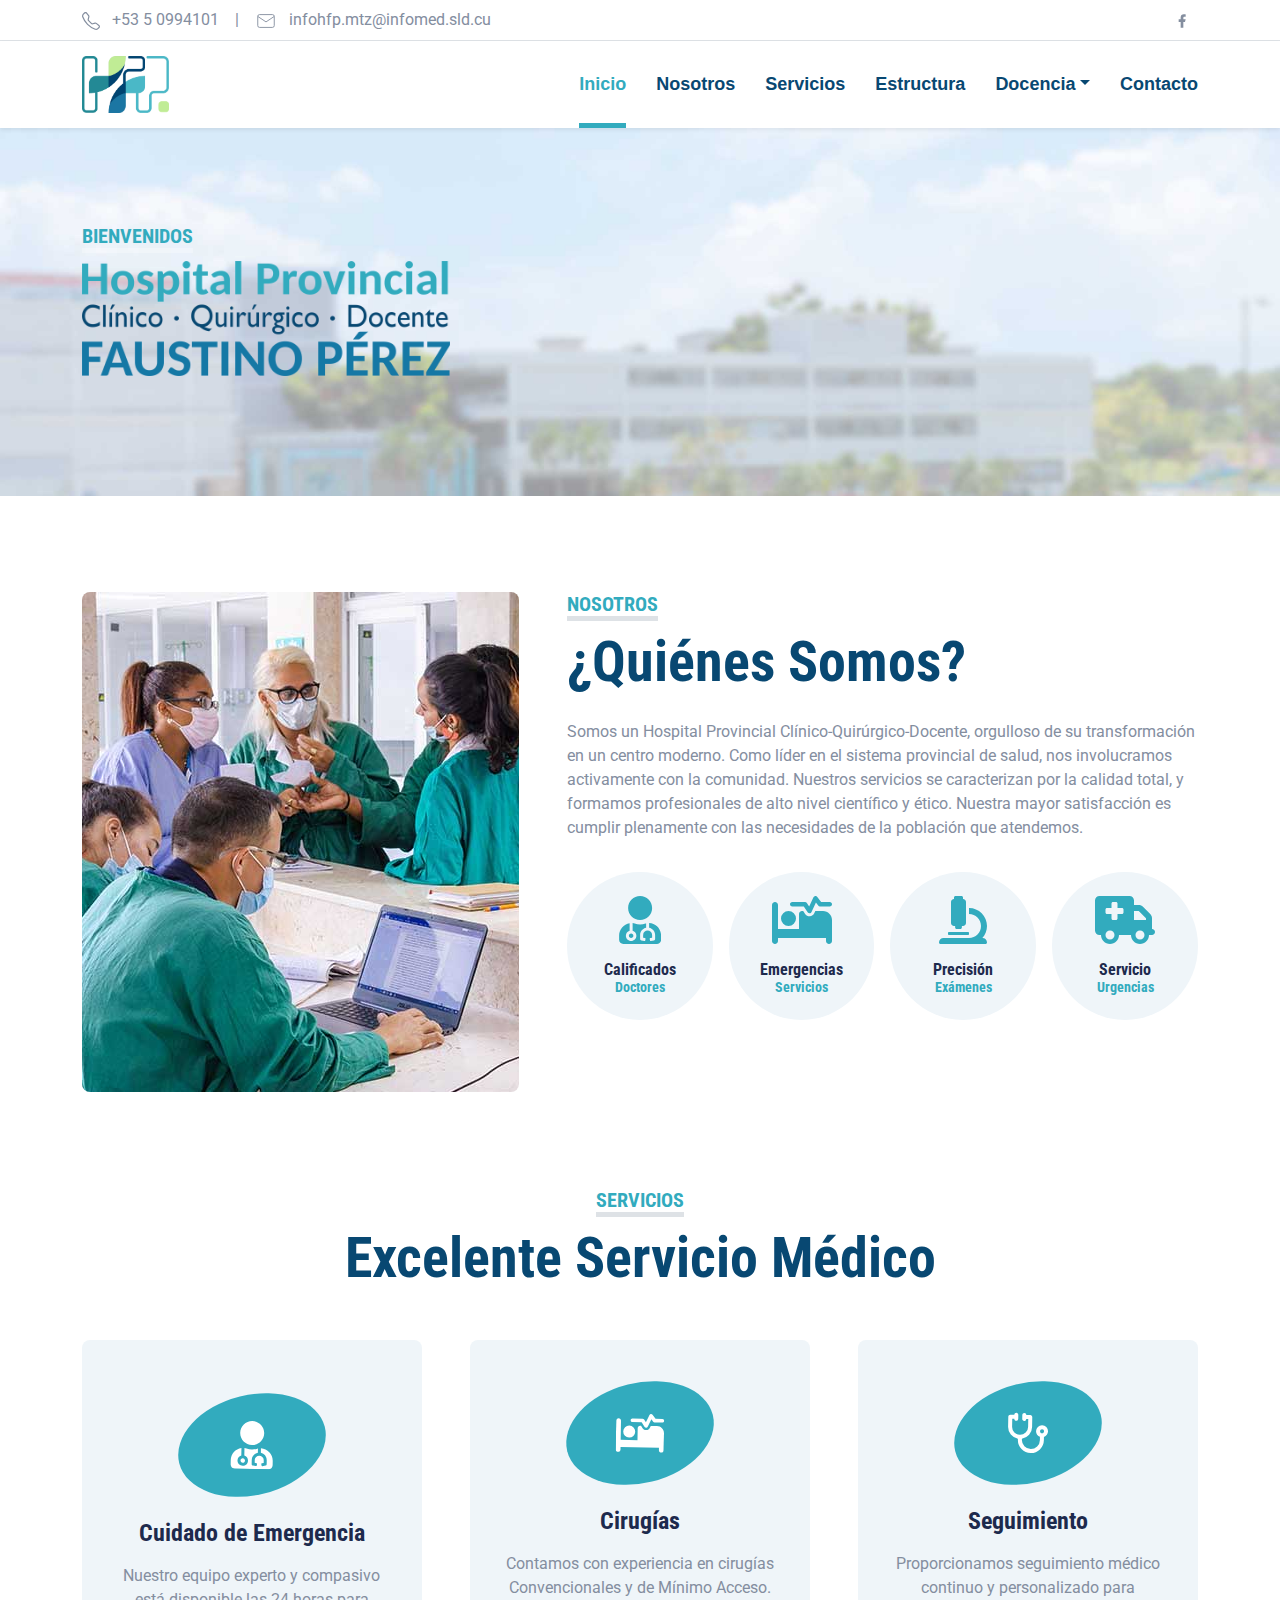
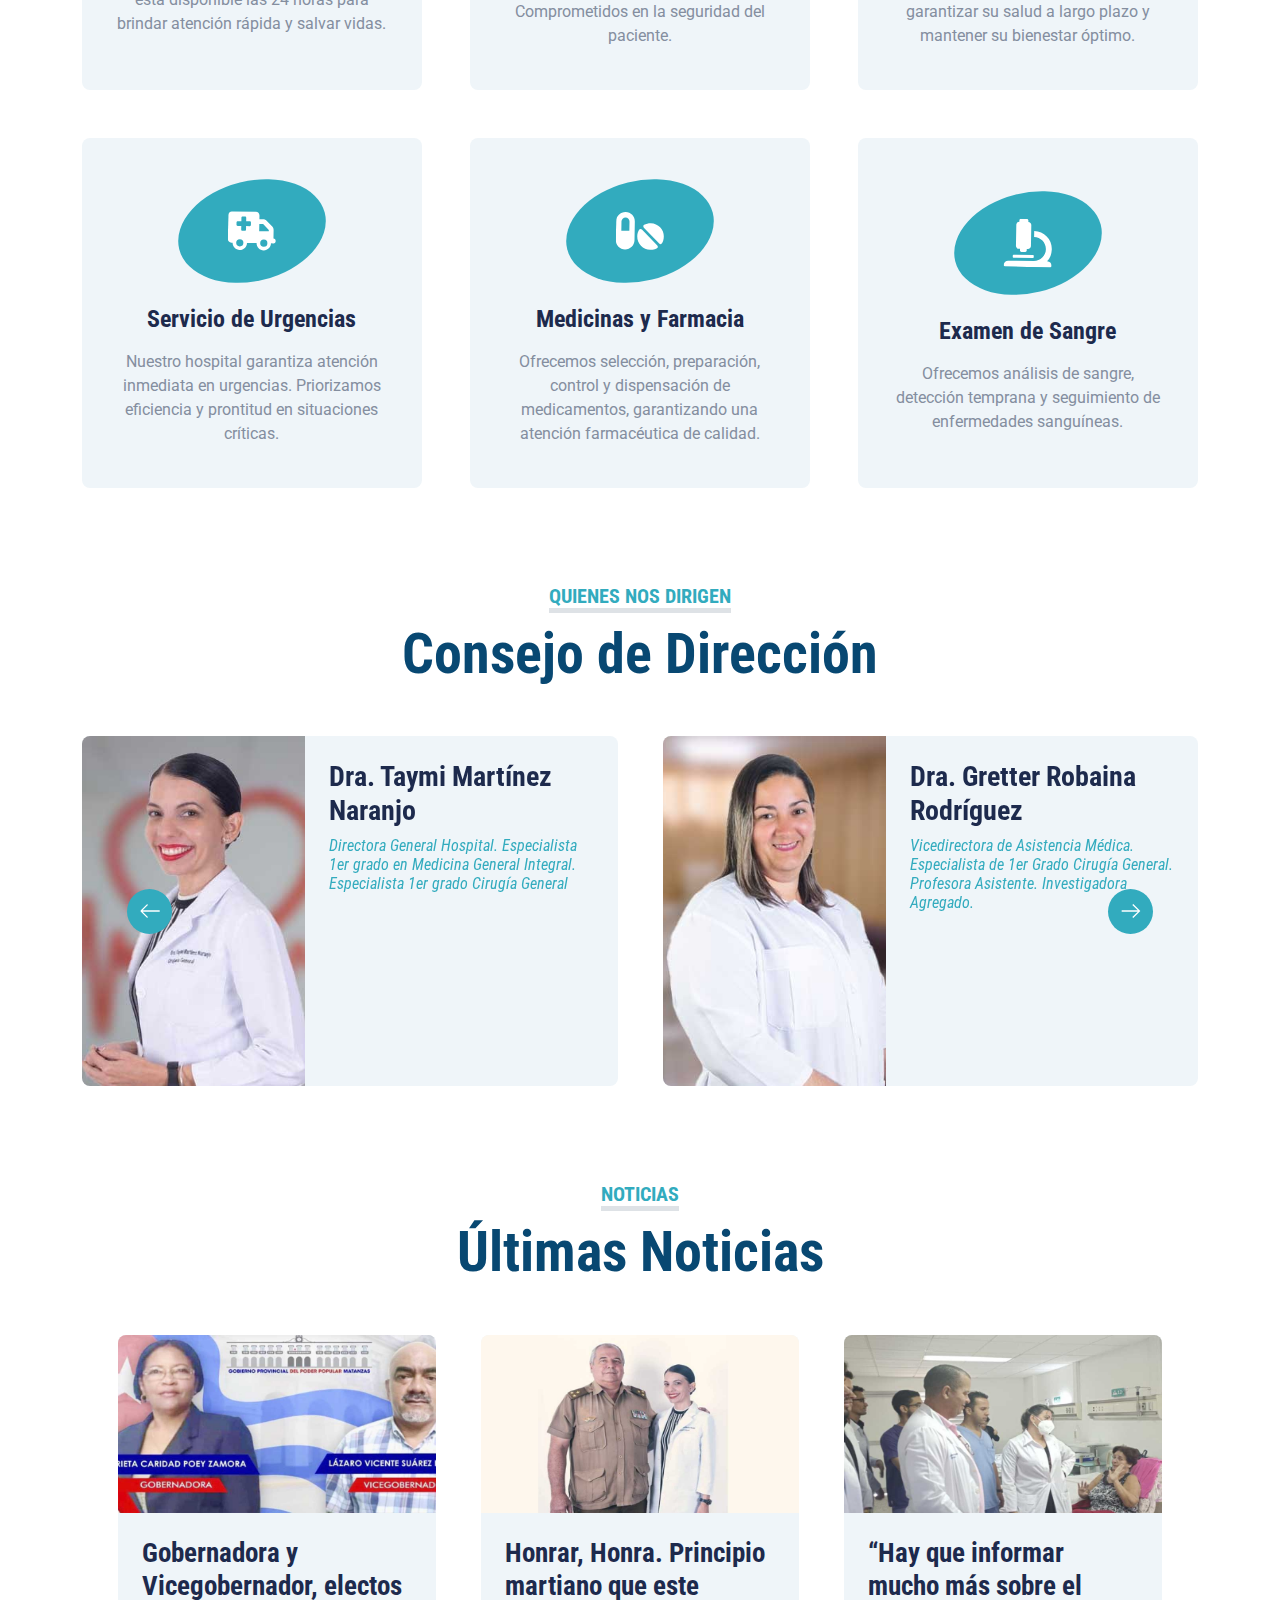
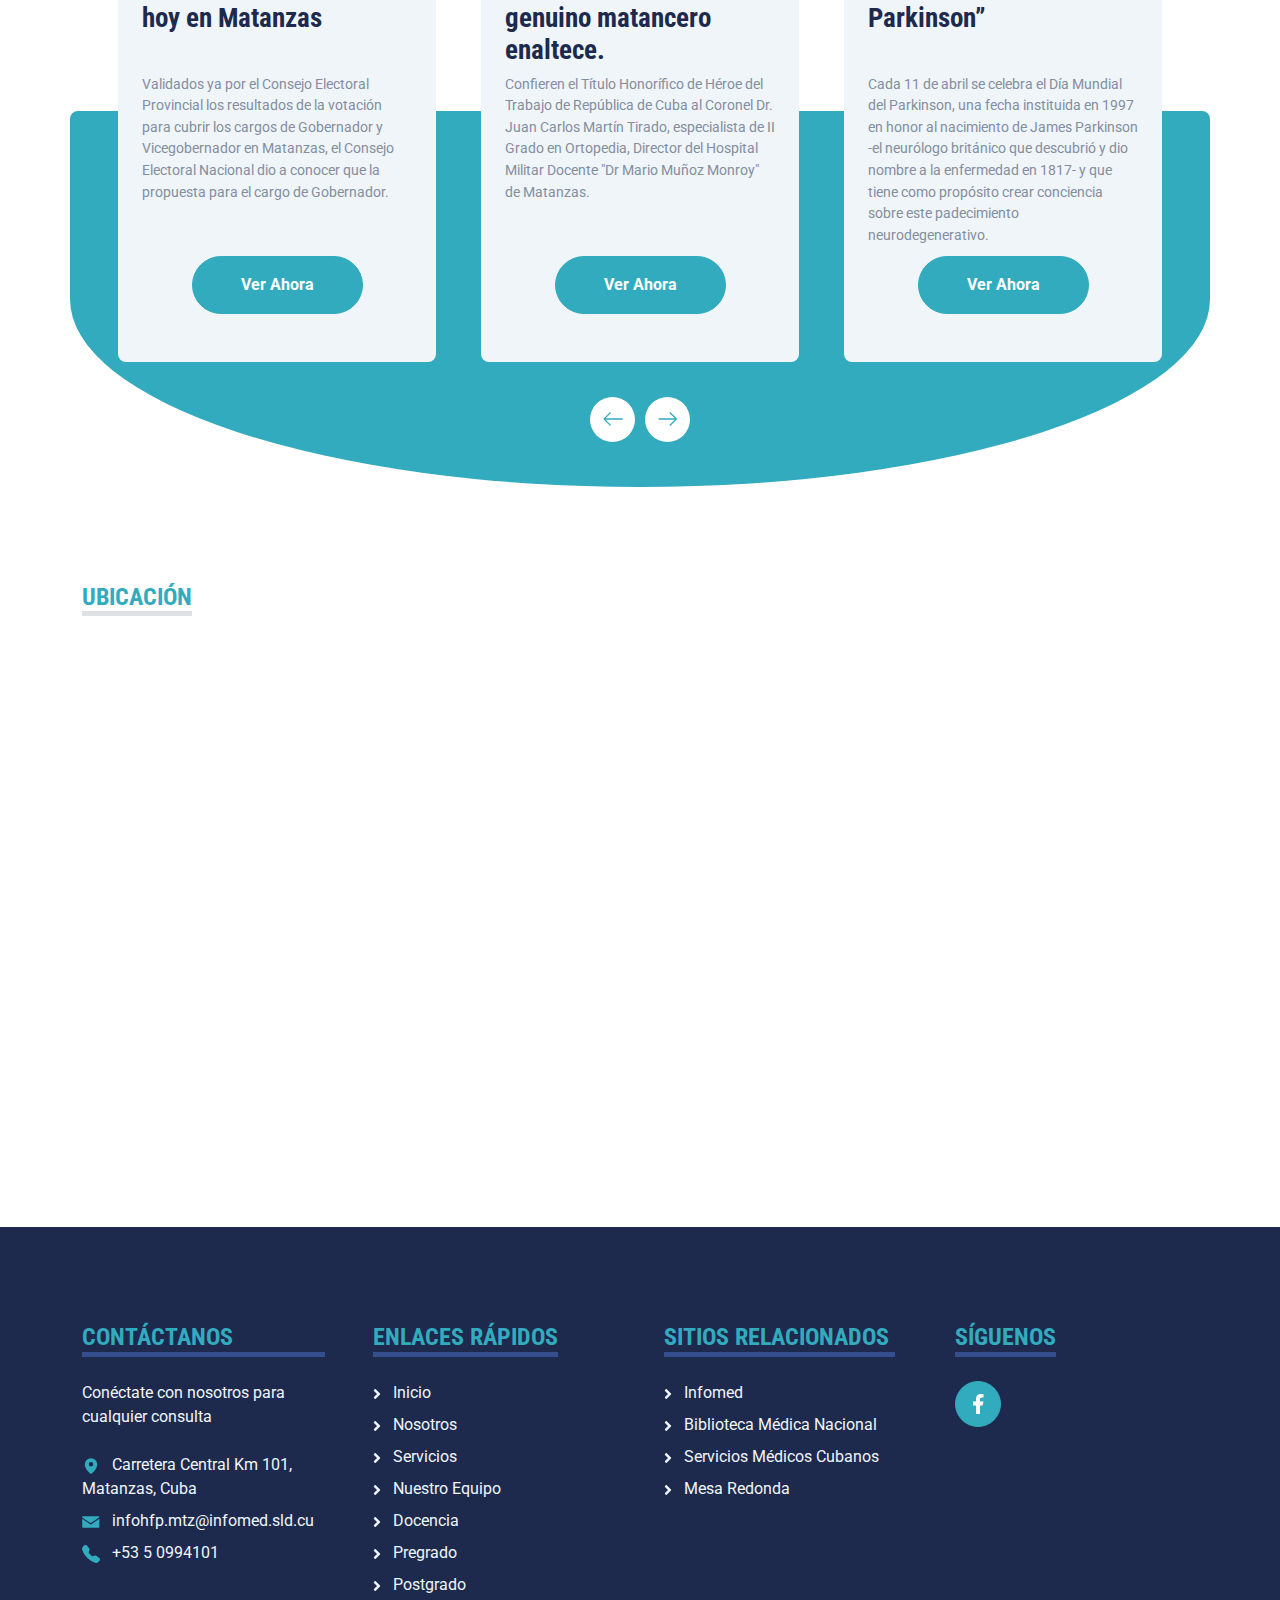
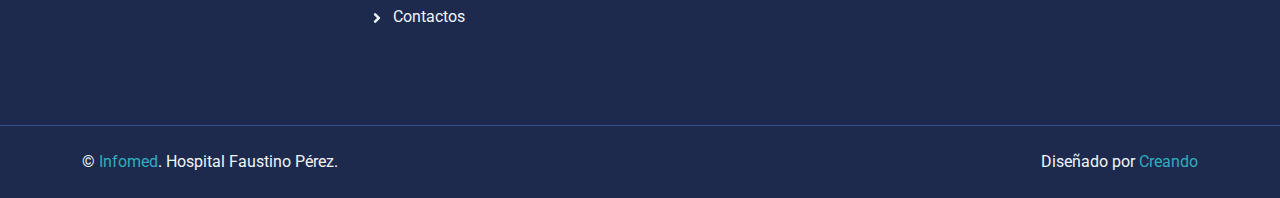
<file: index.html>
<!DOCTYPE html>
<html lang="en">

<head>
    <meta charset="utf-8">
    <title>Hospital Faustino Pérez</title>
    <meta content="width=device-width, initial-scale=1.0" name="viewport">
    <meta content="Hospital Faustino Pérez, Hospital Faustino Matanzas, Hospital Matanzas, HFP, HFP Matanzas, Hospital Faustino Cuba, Hospital Faustino" name="keywords">
    <meta content="Hospital Clínico Quirúrgico Docente Faustino Pérez" name="description">

    <!-- Favicon -->
    <link href="icon/Logo-web-icon.png" rel="icon">

    <!-- Google Web Fonts -->
    <link rel="preconnect" href="https://fonts.gstatic.com">
    <link href="https://fonts.googleapis.com/css2?family=Roboto+Condensed:wght@400;700&family=Roboto:wght@400;700&display=swap" rel="stylesheet">  

    <!-- Icon Font Stylesheet -->
    <link href="https://cdnjs.cloudflare.com/ajax/libs/font-awesome/5.15.0/css/all.min.css" rel="stylesheet">
    <link href="https://cdn.jsdelivr.net/npm/bootstrap-icons@1.4.1/font/bootstrap-icons.css" rel="stylesheet">

    <!-- Libraries Stylesheet -->
    <link href="lib/owlcarousel/assets/owl.carousel.min.css" rel="stylesheet">
    <link href="lib/tempusdominus/css/tempusdominus-bootstrap-4.min.css" rel="stylesheet" />

    <!-- Customized Bootstrap Stylesheet -->
    <link href="css/bootstrap.min.css" rel="stylesheet">

    <!-- Template Stylesheet -->
    <link href="css/style.css" rel="stylesheet">
</head>

<body>
    <!-- Topbar Start -->
    <div class="container-fluid py-2 border-bottom d-none d-lg-block">
        <div class="container">
            <div class="row">
                <div class="col-md-8 text-center text-lg-start mb-2 mb-lg-0">
                    <div class="d-inline-flex align-items-center">
                        <a class="text-decoration-none text-body pe-3 text-grow" href="tel:+5350994101">
                            <svg class="me-2" xmlns="http://www.w3.org/2000/svg" width="18px" height="18px" viewBox="0 0 16 16"><path fill="currentColor" d="M3.654 1.328a.678.678 0 0 0-1.015-.063L1.605 2.3c-.483.484-.661 1.169-.45 1.77a17.6 17.6 0 0 0 4.168 6.608a17.6 17.6 0 0 0 6.608 4.168c.601.211 1.286.033 1.77-.45l1.034-1.034a.678.678 0 0 0-.063-1.015l-2.307-1.794a.68.68 0 0 0-.58-.122l-2.19.547a1.75 1.75 0 0 1-1.657-.459L5.482 8.062a1.75 1.75 0 0 1-.46-1.657l.548-2.19a.68.68 0 0 0-.122-.58zM1.884.511a1.745 1.745 0 0 1 2.612.163L6.29 2.98c.329.423.445.974.315 1.494l-.547 2.19a.68.68 0 0 0 .178.643l2.457 2.457a.68.68 0 0 0 .644.178l2.189-.547a1.75 1.75 0 0 1 1.494.315l2.306 1.794c.829.645.905 1.87.163 2.611l-1.034 1.034c-.74.74-1.846 1.065-2.877.702a18.6 18.6 0 0 1-7.01-4.42a18.6 18.6 0 0 1-4.42-7.009c-.362-1.03-.037-2.137.703-2.877z"/></svg>
                            +53 5 0994101</a>
                        <span class="text-body">|</span>
                        <a class="text-decoration-none text-body px-3 text-grow" href="mailto:infohfp.mtz@infomed.sld.cu">
                            <svg class="me-2" xmlns="http://www.w3.org/2000/svg" width="22px" height="22px" viewBox="0 0 24 24"><g fill="none" stroke="currentColor" strokeLinecap="round" strokeLinejoin="round" strokeWidth="2"><path d="M3 7a2 2 0 0 1 2-2h14a2 2 0 0 1 2 2v10a2 2 0 0 1-2 2H5a2 2 0 0 1-2-2z"/><path d="m3 7l9 6l9-6"/></g></svg>
                            infohfp.mtz@infomed.sld.cu</a>
                    </div>
                </div>
                <div class="col-md-4 text-center text-lg-end">
                    <div class="d-inline-flex align-items-center">
                        <a class="text-body text-grow px-2" target="_blank" href="https://www.facebook.com/people/Hospital-Provincial-Cl%C3%ADnico-Quir%C3%BArgico-Docente-Faustino-P%C3%A9rez/100091764969888/">
                            <svg xmlns="http://www.w3.org/2000/svg" width="16px" height="16px" viewBox="0 0 24 24"><path fill="currentColor" d="M14 13.5h2.5l1-4H14v-2c0-1.03 0-2 2-2h1.5V2.14c-.326-.043-1.557-.14-2.857-.14C11.928 2 10 3.657 10 6.7v2.8H7v4h3V22h4z"/></svg>
                        </a>
                        <a class="text-body text-grow px-2" target="_blank" href=""  style="display: none;">
                            <svg xmlns="http://www.w3.org/2000/svg" width="14px" height="14px" viewBox="0 0 14 14"><g fill="none"><g clipPath="url(#IconifyId18ece67ef3a7c9d281)"><path fill="currentColor" d="M11.025.656h2.147L8.482 6.03L14 13.344H9.68L6.294 8.909l-3.87 4.435H.275l5.016-5.75L0 .657h4.43L7.486 4.71zm-.755 11.4h1.19L3.78 1.877H2.504z"/></g><defs><clipPath id="IconifyId18ece67ef3a7c9d281"><path fill="#fff" d="M0 0h14v14H0z"/></clipPath></defs></g></svg>
                        </a>
                        <a class="text-body text-grow px-2" target="_blank" href="" style="display: none;" >
                            <svg xmlns="http://www.w3.org/2000/svg" width="18px" height="18px" viewBox="0 0 24 24"><path fill="currentColor" d="M6.94 5a2 2 0 1 1-4-.002a2 2 0 0 1 4 .002M7 8.48H3V21h4zm6.32 0H9.34V21h3.94v-6.57c0-3.66 4.77-4 4.77 0V21H22v-7.93c0-6.17-7.06-5.94-8.72-2.91z"/></svg>
                        </a>
                        <a class="text-body text-grow px-2" target="_blank" href=""  style="display: none;">
                            <svg xmlns="http://www.w3.org/2000/svg" width="18px" height="18px" viewBox="0 0 24 24"><path fill="currentColor" d="M13.028 2c1.125.003 1.696.009 2.189.023l.194.007c.224.008.445.018.712.03c1.064.05 1.79.218 2.427.465c.66.254 1.216.598 1.772 1.153a4.908 4.908 0 0 1 1.153 1.772c.247.637.415 1.363.465 2.428c.012.266.022.487.03.712l.006.194c.015.492.021 1.063.023 2.188l.001.746v1.31a78.831 78.831 0 0 1-.023 2.188l-.006.194c-.008.225-.018.446-.03.712c-.05 1.065-.22 1.79-.466 2.428a4.883 4.883 0 0 1-1.153 1.772a4.915 4.915 0 0 1-1.772 1.153c-.637.247-1.363.415-2.427.465a72.11 72.11 0 0 1-.712.03l-.194.006c-.493.014-1.064.021-2.189.023l-.746.001h-1.309a78.43 78.43 0 0 1-2.189-.023l-.194-.006a63.036 63.036 0 0 1-.712-.031c-1.064-.05-1.79-.218-2.428-.465a4.889 4.889 0 0 1-1.771-1.153a4.904 4.904 0 0 1-1.154-1.772c-.247-.637-.415-1.363-.465-2.428a74.1 74.1 0 0 1-.03-.712l-.005-.194A79.047 79.047 0 0 1 2 13.028v-2.056a78.82 78.82 0 0 1 .022-2.188l.007-.194c.008-.225.018-.446.03-.712c.05-1.065.218-1.79.465-2.428A4.88 4.88 0 0 1 3.68 3.678a4.897 4.897 0 0 1 1.77-1.153c.638-.247 1.363-.415 2.428-.465c.266-.012.488-.022.712-.03l.194-.006a79 79 0 0 1 2.188-.023zM12 7a5 5 0 1 0 0 10a5 5 0 0 0 0-10m0 2a3 3 0 1 1 .001 6a3 3 0 0 1 0-6m5.25-3.5a1.25 1.25 0 0 0 0 2.5a1.25 1.25 0 0 0 0-2.5"/></svg>
                        </a>
                        <a class="text-body text-grow ps-2" target="_blank" href=""  style="display: none;">
                            <svg xmlns="http://www.w3.org/2000/svg" width="18px" height="18px" viewBox="0 0 24 24"><path fill="currentColor" d="m10 15l5.19-3L10 9zm11.56-7.83c.13.47.22 1.1.28 1.9c.07.8.1 1.49.1 2.09L22 12c0 2.19-.16 3.8-.44 4.83c-.25.9-.83 1.48-1.73 1.73c-.47.13-1.33.22-2.65.28c-1.3.07-2.49.1-3.59.1L12 19c-4.19 0-6.8-.16-7.83-.44c-.9-.25-1.48-.83-1.73-1.73c-.13-.47-.22-1.1-.28-1.9c-.07-.8-.1-1.49-.1-2.09L2 12c0-2.19.16-3.8.44-4.83c.25-.9.83-1.48 1.73-1.73c.47-.13 1.33-.22 2.65-.28c1.3-.07 2.49-.1 3.59-.1L12 5c4.19 0 6.8.16 7.83.44c.9.25 1.48.83 1.73 1.73"/></svg>
                        </a>
                    </div>
                </div>
            </div>
        </div>
    </div>
    <!-- Topbar End -->


    <!-- Navbar Start -->
    <div class="container-fluid sticky-top bg-white shadow-sm">
        <div class="container">
            <nav class="navbar navbar-expand-lg bg-white navbar-light py-3 py-lg-0">
                <a href="index.html" class="navbar-brand">
                    <h1 class="m-0 text-uppercase arial-1 d-flex align-items-center flex-row" style="font-size: 0.9cm !important;"><img loading="lazy" src="icon/Logo.png" class="me-2" style="width: 23mm"></h1>
                </a>
                <button class="navbar-toggler" type="button" data-bs-toggle="collapse" data-bs-target="#navbarCollapse">
                    <span class="navbar-toggler-icon"></span>
                </button>
                <div class="collapse navbar-collapse" id="navbarCollapse">
                    <div class="navbar-nav ms-auto py-0">
                        <a href="index.html" class="nav-item nav-link active">Inicio</a>
                        <a href="about.html" class="nav-item nav-link">Nosotros</a>
                        <a href="service.html" class="nav-item nav-link">Servicios</a>
                        <a href="structure.html" class="nav-item nav-link">Estructura</a>
                        <div class="nav-item dropdown">
                            <a href="#" class="nav-link dropdown-toggle" data-bs-toggle="dropdown">Docencia</a>
                            <div class="dropdown-menu m-0">
                                <a href="teaching.html" class="dropdown-item">Más información</a>
                                <a href="pregrade.html" class="dropdown-item">Pregrado</a>
                                <a href="postgrade.html" class="dropdown-item">Postgrado</a>
                            </div>
                        </div>
                        <div class="nav-item dropdown" style="display: none;">
                            <a href="#" class="nav-link dropdown-toggle" data-bs-toggle="dropdown">Páginas</a>
                            <div class="dropdown-menu m-0">
                                <a href="blog.html" class="dropdown-item">Historia</a>
                                <a href="detail.html" class="dropdown-item">Blog</a>
                                <a href="team.html" class="dropdown-item">Equipo</a>
                                <a href="testimonial.html" class="dropdown-item">Testimonios</a>
                                <a href="testimonial.html" class="dropdown-item">Docencia</a>
                                <a href="testimonial.html" class="dropdown-item">Investigación</a>
                                <a href="appointment.html" class="dropdown-item">Consultas</a>
                                <a href="search.html" class="dropdown-item">Buscar</a>
                            </div>
                        </div>
                        <a href="contact.html" class="nav-item nav-link">Contacto</a>
                    </div>
                </div>
            </nav>
        </div>
    </div>
    <!-- Navbar End -->


    <!-- Hero Start -->
    <div class="container-fluid bg-primary py-5 mb-5 hero-header">
        <div class="container py-5">
            <div class="row justify-content-start">
                <div class="col-lg-8 text-center text-lg-start">
                    <h5 class="d-inline-block text-primary text-uppercase border-bottom border-5" style="border-color: rgba(256, 256, 256, .3) !important;">Bienvenidos</h5>
                    <div class="hero-container">
                        <h1 class="display-1 mb-md-4 d-flex justify-content-center justify-content-lg-start">
                            <img loading="lazy" src="img/Logo-Genérico.png" class="w-50 d-none d-lg-flex" style="width: 12cm; height: auto; aspect-ratio: 16/5;" alt="">
                            <img loading="lazy" src="img/Logo-Genérico.png" class="w-75 d-flex d-lg-none" style="width: 12cm; height: auto; aspect-ratio: 16/5;" alt="">
                        </h1>
                    </div>
                </div>
            </div>
        </div>
    </div>
    <!-- Hero End -->


    <!-- About Start -->
    <div class="container-fluid py-5">
        <div class="container">
            <div class="row gx-5">
                <div class="col-lg-5 mb-5 mb-lg-0" style="min-height: 500px;">
                    <div class="position-relative h-100">
                        <img loading="lazy" class="position-absolute w-100 h-100 rounded" src="img/about.jpg" style="object-fit: cover; aspect-ratio: 16/9">
                    </div>
                </div>
                <div class="col-lg-7">
                    <div class="mb-4">
                        <h5 class="d-inline-block text-primary text-uppercase border-bottom border-5">Nosotros</h5>
                        <h1 class="display-4">¿Quiénes Somos?</h1>
                    </div>
                    <p>Somos un Hospital Provincial Clínico-Quirúrgico-Docente, orgulloso de su transformación en un centro moderno. Como líder en el sistema provincial de salud, nos involucramos activamente con la comunidad. Nuestros servicios se caracterizan por la calidad total, y formamos profesionales de alto nivel científico y ético. Nuestra mayor satisfacción es cumplir plenamente con las necesidades de la población que atendemos.</p>
                    <div class="row g-3 pt-3">
                        <div class="col-sm-3 col-6">
                            <div class="bg-light text-center rounded-circle py-4">
                                <svg class="fa fa-3x text-primary mb-3" xmlns="http://www.w3.org/2000/svg" width="0.88em" height="1em" viewBox="0 0 448 512"><path fill="currentColor" d="M224 256c70.7 0 128-57.3 128-128S294.7 0 224 0S96 57.3 96 128s57.3 128 128 128M104 424c0 13.3 10.7 24 24 24s24-10.7 24-24s-10.7-24-24-24s-24 10.7-24 24m216-135.4v49c36.5 7.4 64 39.8 64 78.4v41.7c0 7.6-5.4 14.2-12.9 15.7l-32.2 6.4c-4.3.9-8.5-1.9-9.4-6.3l-3.1-15.7c-.9-4.3 1.9-8.6 6.3-9.4l19.3-3.9V416c0-62.8-96-65.1-96 1.9v26.7l19.3 3.9c4.3.9 7.1 5.1 6.3 9.4l-3.1 15.7c-.9 4.3-5.1 7.1-9.4 6.3l-31.2-4.2c-7.9-1.1-13.8-7.8-13.8-15.9V416c0-38.6 27.5-70.9 64-78.4v-45.2c-2.2.7-4.4 1.1-6.6 1.9c-18 6.3-37.3 9.8-57.4 9.8s-39.4-3.5-57.4-9.8c-7.4-2.6-14.9-4.2-22.6-5.2v81.6c23.1 6.9 40 28.1 40 53.4c0 30.9-25.1 56-56 56s-56-25.1-56-56c0-25.3 16.9-46.5 40-53.4v-80.4C48.5 301 0 355.8 0 422.4v44.8C0 491.9 20.1 512 44.8 512h358.4c24.7 0 44.8-20.1 44.8-44.8v-44.8c0-72-56.8-130.3-128-133.8"/></svg>
                                <h6 class="mb-0">Calificados<small class="d-block text-primary">Doctores</small></h6>
                            </div>
                        </div>
                        <div class="col-sm-3 col-6">
                            <div class="bg-light text-center rounded-circle py-4">
                                <svg class="fa fa-3x text-primary mb-3" xmlns="http://www.w3.org/2000/svg" width="1.25em" height="1em" viewBox="0 0 640 512"><path fill="currentColor" d="M483.2 9.6L524 64h92c13.3 0 24 10.7 24 24s-10.7 24-24 24H512c-7.6 0-14.7-3.6-19.2-9.6l-24.1-32.1l-47 99.9c-3.7 7.8-11.3 13.1-19.9 13.7s-16.9-3.4-21.7-10.6L339.2 112H216c-13.3 0-24-10.7-24-24s10.7-24 24-24h136c8 0 15.5 4 20 10.7l24.4 36.6l45.9-97.5C445.9 6.2 453.2 1 461.6.1s16.6 2.7 21.6 9.5M320 160h12.7l20.7 31.1c11.2 16.8 30.6 26.3 50.7 24.8s37.9-13.7 46.5-32l11.3-23.9H544c53 0 96 43 96 96v224c0 17.7-14.3 32-32 32s-32-14.3-32-32v-32H64v32c0 17.7-14.3 32-32 32S0 497.7 0 480V96c0-17.7 14.3-32 32-32s32 14.3 32 32v256h224V192c0-17.7 14.3-32 32-32m-144 0a80 80 0 1 1 0 160a80 80 0 1 1 0-160"/></svg>
                                <h6 class="mb-0">Emergencias<small class="d-block text-primary">Servicios</small></h6>
                            </div>
                        </div>
                        <div class="col-sm-3 col-6">
                            <div class="bg-light text-center rounded-circle py-4">
                                <svg class="fa fa-3x text-primary mb-3" xmlns="http://www.w3.org/2000/svg" width="1em" height="1em" viewBox="0 0 512 512"><path fill="currentColor" d="M160 320h12v16c0 8.84 7.16 16 16 16h40c8.84 0 16-7.16 16-16v-16h12c17.67 0 32-14.33 32-32V64c0-17.67-14.33-32-32-32V16c0-8.84-7.16-16-16-16h-64c-8.84 0-16 7.16-16 16v16c-17.67 0-32 14.33-32 32v224c0 17.67 14.33 32 32 32m304 128h-1.29C493.24 413.99 512 369.2 512 320c0-105.88-86.12-192-192-192v64c70.58 0 128 57.42 128 128s-57.42 128-128 128H48c-26.51 0-48 21.49-48 48c0 8.84 7.16 16 16 16h480c8.84 0 16-7.16 16-16c0-26.51-21.49-48-48-48m-360-32h208c4.42 0 8-3.58 8-8v-16c0-4.42-3.58-8-8-8H104c-4.42 0-8 3.58-8 8v16c0 4.42 3.58 8 8 8"/></svg>
                                <h6 class="mb-0">Precisión<small class="d-block text-primary">Exámenes</small></h6>
                            </div>
                        </div>
                        <div class="col-sm-3 col-6">
                            <div class="bg-light text-center rounded-circle py-4">
                                <svg class="fa fa-3x text-primary mb-3" xmlns="http://www.w3.org/2000/svg" width="1.25em" height="1em" viewBox="0 0 640 512"><path fill="currentColor" d="M0 48C0 21.5 21.5 0 48 0h320c26.5 0 48 21.5 48 48v48h50.7c17 0 33.3 6.7 45.3 18.7l77.3 77.3c12 12 18.7 28.3 18.7 45.3V352c17.7 0 32 14.3 32 32s-14.3 32-32 32h-32c0 53-43 96-96 96s-96-43-96-96H256c0 53-43 96-96 96s-96-43-96-96H48c-26.5 0-48-21.5-48-48zm416 208h128v-18.7L466.7 160H416zM160 464a48 48 0 1 0 0-96a48 48 0 1 0 0 96m368-48a48 48 0 1 0-96 0a48 48 0 1 0 96 0M176 80v48h-48c-8.8 0-16 7.2-16 16v32c0 8.8 7.2 16 16 16h48v48c0 8.8 7.2 16 16 16h32c8.8 0 16-7.2 16-16v-48h48c8.8 0 16-7.2 16-16v-32c0-8.8-7.2-16-16-16h-48V80c0-8.8-7.2-16-16-16h-32c-8.8 0-16 7.2-16 16"/></svg>
                                <h6 class="mb-0">Servicio<small class="d-block text-primary">Urgencias</small></h6>
                            </div>
                        </div>
                    </div>
                </div>
            </div>
        </div>
    </div>
    <!-- About End -->

    <!-- Services Start -->
    <div class="container-fluid py-5">
        <div class="container">
            <div class="text-center mx-auto mb-5" style="max-width: 600px;">
                <h5 class="d-inline-block text-primary text-uppercase border-bottom border-5">Servicios</h5>
                <h1 class="display-4">Excelente Servicio Médico</h1>
            </div>
            <div class="row g-5">
                <div class="col-lg-4 col-md-6">
                    <div class="service-item bg-light rounded d-flex flex-column align-items-center justify-content-center text-center">
                        <div class="service-icon mb-4">
                            <svg class="fa text-white " xmlns="http://www.w3.org/2000/svg" width="48px" height="48px" viewBox="0 0 448 512"><path fill="currentColor" d="M224 256c70.7 0 128-57.3 128-128S294.7 0 224 0S96 57.3 96 128s57.3 128 128 128M104 424c0 13.3 10.7 24 24 24s24-10.7 24-24s-10.7-24-24-24s-24 10.7-24 24m216-135.4v49c36.5 7.4 64 39.8 64 78.4v41.7c0 7.6-5.4 14.2-12.9 15.7l-32.2 6.4c-4.3.9-8.5-1.9-9.4-6.3l-3.1-15.7c-.9-4.3 1.9-8.6 6.3-9.4l19.3-3.9V416c0-62.8-96-65.1-96 1.9v26.7l19.3 3.9c4.3.9 7.1 5.1 6.3 9.4l-3.1 15.7c-.9 4.3-5.1 7.1-9.4 6.3l-31.2-4.2c-7.9-1.1-13.8-7.8-13.8-15.9V416c0-38.6 27.5-70.9 64-78.4v-45.2c-2.2.7-4.4 1.1-6.6 1.9c-18 6.3-37.3 9.8-57.4 9.8s-39.4-3.5-57.4-9.8c-7.4-2.6-14.9-4.2-22.6-5.2v81.6c23.1 6.9 40 28.1 40 53.4c0 30.9-25.1 56-56 56s-56-25.1-56-56c0-25.3 16.9-46.5 40-53.4v-80.4C48.5 301 0 355.8 0 422.4v44.8C0 491.9 20.1 512 44.8 512h358.4c24.7 0 44.8-20.1 44.8-44.8v-44.8c0-72-56.8-130.3-128-133.8"/></svg>
                        </div>
                        <h4 class="mb-3">Cuidado de Emergencia</h4>
                        <p class="m-0">Nuestro equipo experto y compasivo está disponible las 24 horas para brindar atención rápida y salvar vidas.</p>
                    </div>
                </div>
                <div class="col-lg-4 col-md-6">
                    <div class="service-item bg-light rounded d-flex flex-column align-items-center justify-content-center text-center">
                        <div class="service-icon mb-4">
                            <svg class="fa text-white " xmlns="http://www.w3.org/2000/svg" width="48px" height="48px" viewBox="0 0 640 512"><path fill="currentColor" d="M483.2 9.6L524 64h92c13.3 0 24 10.7 24 24s-10.7 24-24 24H512c-7.6 0-14.7-3.6-19.2-9.6l-24.1-32.1l-47 99.9c-3.7 7.8-11.3 13.1-19.9 13.7s-16.9-3.4-21.7-10.6L339.2 112H216c-13.3 0-24-10.7-24-24s10.7-24 24-24h136c8 0 15.5 4 20 10.7l24.4 36.6l45.9-97.5C445.9 6.2 453.2 1 461.6.1s16.6 2.7 21.6 9.5M320 160h12.7l20.7 31.1c11.2 16.8 30.6 26.3 50.7 24.8s37.9-13.7 46.5-32l11.3-23.9H544c53 0 96 43 96 96v224c0 17.7-14.3 32-32 32s-32-14.3-32-32v-32H64v32c0 17.7-14.3 32-32 32S0 497.7 0 480V96c0-17.7 14.3-32 32-32s32 14.3 32 32v256h224V192c0-17.7 14.3-32 32-32m-144 0a80 80 0 1 1 0 160a80 80 0 1 1 0-160"/></svg>
                        </div>
                        <h4 class="mb-3">Cirugías</h4>
                        <p class="m-0">Contamos con experiencia en cirugías Convencionales y de Mínimo Acceso. Comprometidos en la seguridad del paciente.</p>
                    </div>
                </div>
                <div class="col-lg-4 col-md-6">
                    <div class="service-item bg-light rounded d-flex flex-column align-items-center justify-content-center text-center">
                        <div class="service-icon mb-4">
                            <svg class="fa text-white " xmlns="http://www.w3.org/2000/svg" width="48px" height="48px" viewBox="0 0 24 24"><path fill="currentColor" d="M13.5 22q-2.7 0-4.6-1.9T7 15.5v-.575q-2.15-.35-3.575-2.013T2 9V4q0-.425.288-.712T3 3h2q0-.425.288-.712T6 2q.425 0 .713.288T7 3v2q0 .425-.288.713T6 6q-.425 0-.712-.288T5 5H4v4q0 1.65 1.175 2.825T8 13q1.65 0 2.825-1.175T12 9V5h-1q0 .425-.288.713T10 6q-.425 0-.712-.288T9 5V3q0-.425.288-.712T10 2q.425 0 .713.288T11 3h2q.425 0 .713.288T14 4v5q0 2.25-1.425 3.913T9 14.925v.575q0 1.875 1.313 3.188T13.5 20q1.875 0 3.188-1.312T18 15.5v-1.675q-.875-.325-1.437-1.088T16 11q0-1.25.875-2.125T19 8q1.25 0 2.125.875T22 11q0 .975-.562 1.738T20 13.825V15.5q0 2.7-1.9 4.6T13.5 22M19 12q.425 0 .713-.288T20 11q0-.425-.288-.712T19 10q-.425 0-.712.288T18 11q0 .425.288.713T19 12m0-1"/></svg>
                        </div>
                      <h4 class="mb-3">Seguimiento</h4>
                        <p class="m-0">Proporcionamos seguimiento médico continuo y personalizado para garantizar su salud a largo plazo y mantener su bienestar óptimo.</p>
                    </div>
                </div>
                <div class="col-lg-4 col-md-6">
                    <div class="service-item bg-light rounded d-flex flex-column align-items-center justify-content-center text-center">
                        <div class="service-icon mb-4">
                            <svg class="fa text-white " xmlns="http://www.w3.org/2000/svg" width="48px" height="48px" viewBox="0 0 640 512"><path fill="currentColor" d="M0 48C0 21.5 21.5 0 48 0h320c26.5 0 48 21.5 48 48v48h50.7c17 0 33.3 6.7 45.3 18.7l77.3 77.3c12 12 18.7 28.3 18.7 45.3V352c17.7 0 32 14.3 32 32s-14.3 32-32 32h-32c0 53-43 96-96 96s-96-43-96-96H256c0 53-43 96-96 96s-96-43-96-96H48c-26.5 0-48-21.5-48-48zm416 208h128v-18.7L466.7 160H416zM160 464a48 48 0 1 0 0-96a48 48 0 1 0 0 96m368-48a48 48 0 1 0-96 0a48 48 0 1 0 96 0M176 80v48h-48c-8.8 0-16 7.2-16 16v32c0 8.8 7.2 16 16 16h48v48c0 8.8 7.2 16 16 16h32c8.8 0 16-7.2 16-16v-48h48c8.8 0 16-7.2 16-16v-32c0-8.8-7.2-16-16-16h-48V80c0-8.8-7.2-16-16-16h-32c-8.8 0-16 7.2-16 16"/></svg>
                        </div>
                        <h4 class="mb-3">Servicio de Urgencias</h4>
                        <p class="m-0">Nuestro hospital garantiza atención inmediata en urgencias. Priorizamos eficiencia y prontitud en situaciones críticas.</p>
                    </div>
                </div>
                <div class="col-lg-4 col-md-6">
                    <div class="service-item bg-light rounded d-flex flex-column align-items-center justify-content-center text-center">
                        <div class="service-icon mb-4">
                            <svg class="fa text-white " xmlns="http://www.w3.org/2000/svg" width="48px" height="48px" viewBox="0 0 576 512"><path fill="currentColor" d="M112 96c-26.5 0-48 21.5-48 48v112h96V144c0-26.5-21.5-48-48-48M0 144C0 82.1 50.1 32 112 32s112 50.1 112 112v224c0 61.9-50.1 112-112 112S0 429.9 0 368zm554.9 255.4c-7.1 12.3-23.7 13.1-33.8 3.1L333.5 214.9c-10-10-9.3-26.7 3.1-33.8C360 167.7 387.1 160 416 160c88.4 0 160 71.6 160 160c0 28.9-7.7 56-21.1 79.4m-59.5 59.5C472 472.3 444.9 480 416 480c-88.4 0-160-71.6-160-160c0-28.9 7.7-56 21.1-79.4c7.1-12.3 23.7-13.1 33.8-3.1l187.6 187.6c10 10 9.3 26.7-3.1 33.8"/></svg>
                        </div>
                        <h4 class="mb-3">Medicinas y Farmacia</h4>
                        <p class="m-0">Ofrecemos selección, preparación, control y dispensación de medicamentos, garantizando una atención farmacéutica de calidad.</p>
                    </div>
                </div>
                <div class="col-lg-4 col-md-6">
                    <div class="service-item bg-light rounded d-flex flex-column align-items-center justify-content-center text-center">
                        <div class="service-icon mb-4">
                            <svg class="fa text-white " xmlns="http://www.w3.org/2000/svg" width="48px" height="48px" viewBox="0 0 512 512"><path fill="currentColor" d="M160 320h12v16c0 8.84 7.16 16 16 16h40c8.84 0 16-7.16 16-16v-16h12c17.67 0 32-14.33 32-32V64c0-17.67-14.33-32-32-32V16c0-8.84-7.16-16-16-16h-64c-8.84 0-16 7.16-16 16v16c-17.67 0-32 14.33-32 32v224c0 17.67 14.33 32 32 32m304 128h-1.29C493.24 413.99 512 369.2 512 320c0-105.88-86.12-192-192-192v64c70.58 0 128 57.42 128 128s-57.42 128-128 128H48c-26.51 0-48 21.49-48 48c0 8.84 7.16 16 16 16h480c8.84 0 16-7.16 16-16c0-26.51-21.49-48-48-48m-360-32h208c4.42 0 8-3.58 8-8v-16c0-4.42-3.58-8-8-8H104c-4.42 0-8 3.58-8 8v16c0 4.42 3.58 8 8 8"/></svg>
                        </div>
                        <h4 class="mb-3">Examen de Sangre</h4>
                        <p class="m-0">Ofrecemos análisis de sangre, detección temprana y seguimiento de enfermedades sanguíneas.</p>
                    </div>
                </div>
            </div>
        </div>
    </div>
    <!-- Services End -->

    <!-- Team Start -->
    <div class="container-fluid py-5"> <div class="container"> <div class="text-center mx-auto mb-5" style="max-width: 600px;"> <h5 class="d-inline-block text-primary text-uppercase border-bottom border-5">QUIENES NOS DIRIGEN</h5> <h1 class="display-4">Consejo de Dirección </h1> </div> <div class="owl-carousel team-carousel position-relative"> <div class="team-item"> <div class="row g-0 bg-light rounded overflow-hidden"> <div class="col-12 col-sm-5 h-100"> <img loading="lazy" class="img-fluid h-100" src="img/team-1.jpg" style="object-fit: cover; aspect-ratio: 1;"> </div> <div class="col-12 col-sm-7 h-100 d-flex flex-column"> <div class="mt-0 p-4"> <h3>Dra. Taymi Martínez Naranjo</h3> <h6 class="fw-normal fst-italic text-primary mb-4">Directora General Hospital. Especialista 1er grado en Medicina General Integral. Especialista 1er grado Cirugía General</h6> </div> <div class="d-flex mt-auto border-top p-4" style="display: none !important;"> <a class="btn btn-lg btn-color btn-lg-square rounded-circle me-3 d-flex justify-content-center align-items-center" href="#"> <svg xmlns="http://www.w3.org/2000/svg" width="24px" height="24px" viewBox="0 0 14 14"><g fill="none"><g><path fill="currentColor" d="M11.025.656h2.147L8.482 6.03L14 13.344H9.68L6.294 8.909l-3.87 4.435H.275l5.016-5.75L0 .657h4.43L7.486 4.71zm-.755 11.4h1.19L3.78 1.877H2.504z"></path></g><defs><clipPath id="IconifyId18ece67ef3a7c9d281"><path fill="#fff" d="M0 0h14v14H0z"></path></clipPath></defs></g></svg> </a> <a class="btn btn-lg btn-color btn-lg-square rounded-circle me-3 d-flex justify-content-center align-items-center" href="#"> <svg xmlns="http://www.w3.org/2000/svg" width="28px" height="28px" viewBox="0 0 24 24"><path fill="currentColor" d="M14 13.5h2.5l1-4H14v-2c0-1.03 0-2 2-2h1.5V2.14c-.326-.043-1.557-.14-2.857-.14C11.928 2 10 3.657 10 6.7v2.8H7v4h3V22h4z"></path></svg> </a> <a class="btn btn-lg btn-color btn-lg-square rounded-circle d-flex justify-content-center align-items-center" href="#"> <svg xmlns="http://www.w3.org/2000/svg" width="25px" height="25px" viewBox="0 0 24 24"><path fill="currentColor" d="M6.94 5a2 2 0 1 1-4-.002a2 2 0 0 1 4 .002M7 8.48H3V21h4zm6.32 0H9.34V21h3.94v-6.57c0-3.66 4.77-4 4.77 0V21H22v-7.93c0-6.17-7.06-5.94-8.72-2.91z"></path></svg> </a> </div> </div> </div> </div><div class="team-item"> <div class="row g-0 bg-light rounded overflow-hidden"> <div class="col-12 col-sm-5 h-100"> <img loading="lazy" class="img-fluid h-100" src="img/team-2.jpg" style="object-fit: cover; aspect-ratio: 1;"> </div> <div class="col-12 col-sm-7 h-100 d-flex flex-column"> <div class="mt-0 p-4"> <h3>Dra. Gretter Robaina Rodríguez</h3> <h6 class="fw-normal fst-italic text-primary mb-4">Vicedirectora de Asistencia Médica. Especialista de 1er Grado Cirugía General. Profesora Asistente. Investigadora Agregado.</h6> </div> <div class="d-flex mt-auto border-top p-4" style="display: none !important;"> <a class="btn btn-lg btn-color btn-lg-square rounded-circle me-3 d-flex justify-content-center align-items-center" href="#"> <svg xmlns="http://www.w3.org/2000/svg" width="24px" height="24px" viewBox="0 0 14 14"><g fill="none"><g><path fill="currentColor" d="M11.025.656h2.147L8.482 6.03L14 13.344H9.68L6.294 8.909l-3.87 4.435H.275l5.016-5.75L0 .657h4.43L7.486 4.71zm-.755 11.4h1.19L3.78 1.877H2.504z"></path></g><defs><clipPath id="IconifyId18ece67ef3a7c9d281"><path fill="#fff" d="M0 0h14v14H0z"></path></clipPath></defs></g></svg> </a> <a class="btn btn-lg btn-color btn-lg-square rounded-circle me-3 d-flex justify-content-center align-items-center" href="#"> <svg xmlns="http://www.w3.org/2000/svg" width="28px" height="28px" viewBox="0 0 24 24"><path fill="currentColor" d="M14 13.5h2.5l1-4H14v-2c0-1.03 0-2 2-2h1.5V2.14c-.326-.043-1.557-.14-2.857-.14C11.928 2 10 3.657 10 6.7v2.8H7v4h3V22h4z"></path></svg> </a> <a class="btn btn-lg btn-color btn-lg-square rounded-circle d-flex justify-content-center align-items-center" href="#"> <svg xmlns="http://www.w3.org/2000/svg" width="25px" height="25px" viewBox="0 0 24 24"><path fill="currentColor" d="M6.94 5a2 2 0 1 1-4-.002a2 2 0 0 1 4 .002M7 8.48H3V21h4zm6.32 0H9.34V21h3.94v-6.57c0-3.66 4.77-4 4.77 0V21H22v-7.93c0-6.17-7.06-5.94-8.72-2.91z"></path></svg> </a> </div> </div> </div> </div><div class="team-item"> <div class="row g-0 bg-light rounded overflow-hidden"> <div class="col-12 col-sm-5 h-100"> <img loading="lazy" class="img-fluid h-100" src="img/team-3.jpg" style="object-fit: cover; aspect-ratio: 1;"> </div> <div class="col-12 col-sm-7 h-100 d-flex flex-column"> <div class="mt-0 p-4"> <h3>Lic. Lourdes González Fernández</h3> <h6 class="fw-normal fst-italic text-primary mb-4">Subdirectora de Aseguramiento Médico. Licenciada en Farmacia. Máster en Ciencias. Profesor Asistente</h6> </div> <div class="d-flex mt-auto border-top p-4" style="display: none !important;"> <a class="btn btn-lg btn-color btn-lg-square rounded-circle me-3 d-flex justify-content-center align-items-center" href="#"> <svg xmlns="http://www.w3.org/2000/svg" width="24px" height="24px" viewBox="0 0 14 14"><g fill="none"><g><path fill="currentColor" d="M11.025.656h2.147L8.482 6.03L14 13.344H9.68L6.294 8.909l-3.87 4.435H.275l5.016-5.75L0 .657h4.43L7.486 4.71zm-.755 11.4h1.19L3.78 1.877H2.504z"></path></g><defs><clipPath id="IconifyId18ece67ef3a7c9d281"><path fill="#fff" d="M0 0h14v14H0z"></path></clipPath></defs></g></svg> </a> <a class="btn btn-lg btn-color btn-lg-square rounded-circle me-3 d-flex justify-content-center align-items-center" href="#"> <svg xmlns="http://www.w3.org/2000/svg" width="28px" height="28px" viewBox="0 0 24 24"><path fill="currentColor" d="M14 13.5h2.5l1-4H14v-2c0-1.03 0-2 2-2h1.5V2.14c-.326-.043-1.557-.14-2.857-.14C11.928 2 10 3.657 10 6.7v2.8H7v4h3V22h4z"></path></svg> </a> <a class="btn btn-lg btn-color btn-lg-square rounded-circle d-flex justify-content-center align-items-center" href="#"> <svg xmlns="http://www.w3.org/2000/svg" width="25px" height="25px" viewBox="0 0 24 24"><path fill="currentColor" d="M6.94 5a2 2 0 1 1-4-.002a2 2 0 0 1 4 .002M7 8.48H3V21h4zm6.32 0H9.34V21h3.94v-6.57c0-3.66 4.77-4 4.77 0V21H22v-7.93c0-6.17-7.06-5.94-8.72-2.91z"></path></svg> </a> </div> </div> </div> </div><div class="team-item"> <div class="row g-0 bg-light rounded overflow-hidden"> <div class="col-12 col-sm-5 h-100"> <img loading="lazy" class="img-fluid h-100" src="img/team-4.jpg" style="object-fit: cover; aspect-ratio: 1;"> </div> <div class="col-12 col-sm-7 h-100 d-flex flex-column"> <div class="mt-0 p-4"> <h3>Dr. Joennys García Guerra</h3> <h6 class="fw-normal fst-italic text-primary mb-4">Vicedirector de Urgencias, Emergencia Médica y Transplante. Jefe de Centro de Urgencia y Atención al Grave. Especialista de 1er Grado en Medicina General Integral. Especialista de 1er Grado en Cuidados Intensivos y Emergencia</h6> </div> <div class="d-flex mt-auto border-top p-4" style="display: none !important;"> <a class="btn btn-lg btn-color btn-lg-square rounded-circle me-3 d-flex justify-content-center align-items-center" href="#"> <svg xmlns="http://www.w3.org/2000/svg" width="24px" height="24px" viewBox="0 0 14 14"><g fill="none"><g><path fill="currentColor" d="M11.025.656h2.147L8.482 6.03L14 13.344H9.68L6.294 8.909l-3.87 4.435H.275l5.016-5.75L0 .657h4.43L7.486 4.71zm-.755 11.4h1.19L3.78 1.877H2.504z"></path></g><defs><clipPath id="IconifyId18ece67ef3a7c9d281"><path fill="#fff" d="M0 0h14v14H0z"></path></clipPath></defs></g></svg> </a> <a class="btn btn-lg btn-color btn-lg-square rounded-circle me-3 d-flex justify-content-center align-items-center" href="#"> <svg xmlns="http://www.w3.org/2000/svg" width="28px" height="28px" viewBox="0 0 24 24"><path fill="currentColor" d="M14 13.5h2.5l1-4H14v-2c0-1.03 0-2 2-2h1.5V2.14c-.326-.043-1.557-.14-2.857-.14C11.928 2 10 3.657 10 6.7v2.8H7v4h3V22h4z"></path></svg> </a> <a class="btn btn-lg btn-color btn-lg-square rounded-circle d-flex justify-content-center align-items-center" href="#"> <svg xmlns="http://www.w3.org/2000/svg" width="25px" height="25px" viewBox="0 0 24 24"><path fill="currentColor" d="M6.94 5a2 2 0 1 1-4-.002a2 2 0 0 1 4 .002M7 8.48H3V21h4zm6.32 0H9.34V21h3.94v-6.57c0-3.66 4.77-4 4.77 0V21H22v-7.93c0-6.17-7.06-5.94-8.72-2.91z"></path></svg> </a> </div> </div> </div> </div><div class="team-item"> <div class="row g-0 bg-light rounded overflow-hidden"> <div class="col-12 col-sm-5 h-100"> <img loading="lazy" class="img-fluid h-100" src="img/team-5.jpg" style="object-fit: cover; aspect-ratio: 1;"> </div> <div class="col-12 col-sm-7 h-100 d-flex flex-column"> <div class="mt-0 p-4"> <h3>Dra. Odalys Sánchez Barreras</h3> <h6 class="fw-normal fst-italic text-primary mb-4">Secretaria Consejo de Dirección. Especialista de 2do Grado en Medicina General Integral. Especialista de 2do Grado en Organización y Administración de Salud Pública. Máster en Educación Médica. Profesora Auxiliar. Investigador Agregado. Responsable de la Unidad Organizativa de Calidad</h6> </div> <div class="d-flex mt-auto border-top p-4" style="display: none !important;"> <a class="btn btn-lg btn-color btn-lg-square rounded-circle me-3 d-flex justify-content-center align-items-center" href="#"> <svg xmlns="http://www.w3.org/2000/svg" width="24px" height="24px" viewBox="0 0 14 14"><g fill="none"><g><path fill="currentColor" d="M11.025.656h2.147L8.482 6.03L14 13.344H9.68L6.294 8.909l-3.87 4.435H.275l5.016-5.75L0 .657h4.43L7.486 4.71zm-.755 11.4h1.19L3.78 1.877H2.504z"></path></g><defs><clipPath id="IconifyId18ece67ef3a7c9d281"><path fill="#fff" d="M0 0h14v14H0z"></path></clipPath></defs></g></svg> </a> <a class="btn btn-lg btn-color btn-lg-square rounded-circle me-3 d-flex justify-content-center align-items-center" href="#"> <svg xmlns="http://www.w3.org/2000/svg" width="28px" height="28px" viewBox="0 0 24 24"><path fill="currentColor" d="M14 13.5h2.5l1-4H14v-2c0-1.03 0-2 2-2h1.5V2.14c-.326-.043-1.557-.14-2.857-.14C11.928 2 10 3.657 10 6.7v2.8H7v4h3V22h4z"></path></svg> </a> <a class="btn btn-lg btn-color btn-lg-square rounded-circle d-flex justify-content-center align-items-center" href="#"> <svg xmlns="http://www.w3.org/2000/svg" width="25px" height="25px" viewBox="0 0 24 24"><path fill="currentColor" d="M6.94 5a2 2 0 1 1-4-.002a2 2 0 0 1 4 .002M7 8.48H3V21h4zm6.32 0H9.34V21h3.94v-6.57c0-3.66 4.77-4 4.77 0V21H22v-7.93c0-6.17-7.06-5.94-8.72-2.91z"></path></svg> </a> </div> </div> </div> </div><div class="team-item"> <div class="row g-0 bg-light rounded overflow-hidden"> <div class="col-12 col-sm-5 h-100"> <img loading="lazy" class="img-fluid h-100" src="img/team-7.jpg" style="object-fit: cover; aspect-ratio: 1;"> </div> <div class="col-12 col-sm-7 h-100 d-flex flex-column"> <div class="mt-0 p-4"> <h3>Dra. Kirenia Camacho Sosa</h3> <h6 class="fw-normal fst-italic text-primary mb-4">Jefa Departamento Docente. Especialista de 1er Grado Medicina General Integral. Especialista de 1er y 2do Grado Oncología. Profesora Auxiliar. Investigadora Auxiliar. Máster en Medios Diagnóstico</h6> </div> <div class="d-flex mt-auto border-top p-4" style="display: none !important;"> <a class="btn btn-lg btn-color btn-lg-square rounded-circle me-3 d-flex justify-content-center align-items-center" href="#"> <svg xmlns="http://www.w3.org/2000/svg" width="24px" height="24px" viewBox="0 0 14 14"><g fill="none"><g><path fill="currentColor" d="M11.025.656h2.147L8.482 6.03L14 13.344H9.68L6.294 8.909l-3.87 4.435H.275l5.016-5.75L0 .657h4.43L7.486 4.71zm-.755 11.4h1.19L3.78 1.877H2.504z"></path></g><defs><clipPath id="IconifyId18ece67ef3a7c9d281"><path fill="#fff" d="M0 0h14v14H0z"></path></clipPath></defs></g></svg> </a> <a class="btn btn-lg btn-color btn-lg-square rounded-circle me-3 d-flex justify-content-center align-items-center" href="#"> <svg xmlns="http://www.w3.org/2000/svg" width="28px" height="28px" viewBox="0 0 24 24"><path fill="currentColor" d="M14 13.5h2.5l1-4H14v-2c0-1.03 0-2 2-2h1.5V2.14c-.326-.043-1.557-.14-2.857-.14C11.928 2 10 3.657 10 6.7v2.8H7v4h3V22h4z"></path></svg> </a> <a class="btn btn-lg btn-color btn-lg-square rounded-circle d-flex justify-content-center align-items-center" href="#"> <svg xmlns="http://www.w3.org/2000/svg" width="25px" height="25px" viewBox="0 0 24 24"><path fill="currentColor" d="M6.94 5a2 2 0 1 1-4-.002a2 2 0 0 1 4 .002M7 8.48H3V21h4zm6.32 0H9.34V21h3.94v-6.57c0-3.66 4.77-4 4.77 0V21H22v-7.93c0-6.17-7.06-5.94-8.72-2.91z"></path></svg> </a> </div> </div> </div> </div><div class="team-item"> <div class="row g-0 bg-light rounded overflow-hidden"> <div class="col-12 col-sm-5 h-100"> <img loading="lazy" class="img-fluid h-100" src="img/team-8.jpg" style="object-fit: cover; aspect-ratio: 1;"> </div> <div class="col-12 col-sm-7 h-100 d-flex flex-column"> <div class="mt-0 p-4"> <h3>DrC. Ihosvany Ruíz Hernández</h3> <h6 class="fw-normal fst-italic text-primary mb-4">Jefe de Servicio de Medicina Interna. Doctor en Ciencias de la Educación. Especialista de 1er y 2do grado en Medicina Interna. Master en Enfermedades Infecciosas. Profesor Titular. Investigador Titular. Coordinador Académico Provincial de la especialidad de Medicina Interna. Presidente del Capítulo Provincial de Medicina Interna. Miembro Titular de la Sociedad Cubana de Medicina Interna. Miembro de la Junta de Gobierno Nacional de Medicina Interna</h6> </div> <div class="d-flex mt-auto border-top p-4" style="display: none !important;"> <a class="btn btn-lg btn-color btn-lg-square rounded-circle me-3 d-flex justify-content-center align-items-center" href="#"> <svg xmlns="http://www.w3.org/2000/svg" width="24px" height="24px" viewBox="0 0 14 14"><g fill="none"><g><path fill="currentColor" d="M11.025.656h2.147L8.482 6.03L14 13.344H9.68L6.294 8.909l-3.87 4.435H.275l5.016-5.75L0 .657h4.43L7.486 4.71zm-.755 11.4h1.19L3.78 1.877H2.504z"></path></g><defs><clipPath id="IconifyId18ece67ef3a7c9d281"><path fill="#fff" d="M0 0h14v14H0z"></path></clipPath></defs></g></svg> </a> <a class="btn btn-lg btn-color btn-lg-square rounded-circle me-3 d-flex justify-content-center align-items-center" href="#"> <svg xmlns="http://www.w3.org/2000/svg" width="28px" height="28px" viewBox="0 0 24 24"><path fill="currentColor" d="M14 13.5h2.5l1-4H14v-2c0-1.03 0-2 2-2h1.5V2.14c-.326-.043-1.557-.14-2.857-.14C11.928 2 10 3.657 10 6.7v2.8H7v4h3V22h4z"></path></svg> </a> <a class="btn btn-lg btn-color btn-lg-square rounded-circle d-flex justify-content-center align-items-center" href="#"> <svg xmlns="http://www.w3.org/2000/svg" width="25px" height="25px" viewBox="0 0 24 24"><path fill="currentColor" d="M6.94 5a2 2 0 1 1-4-.002a2 2 0 0 1 4 .002M7 8.48H3V21h4zm6.32 0H9.34V21h3.94v-6.57c0-3.66 4.77-4 4.77 0V21H22v-7.93c0-6.17-7.06-5.94-8.72-2.91z"></path></svg> </a> </div> </div> </div> </div><div class="team-item"> <div class="row g-0 bg-light rounded overflow-hidden"> <div class="col-12 col-sm-5 h-100"> <img loading="lazy" class="img-fluid h-100" src="img/team-9.jpg" style="object-fit: cover; aspect-ratio: 1;"> </div> <div class="col-12 col-sm-7 h-100 d-flex flex-column"> <div class="mt-0 p-4"> <h3>Lic. Francys Arencibia Márquez</h3> <h6 class="fw-normal fst-italic text-primary mb-4">Jefa de Departamento de Psicología. Licenciada en Psicología. Máster en Ciencias. Profesora Auxiliar</h6> </div> <div class="d-flex mt-auto border-top p-4" style="display: none !important;"> <a class="btn btn-lg btn-color btn-lg-square rounded-circle me-3 d-flex justify-content-center align-items-center" href="#"> <svg xmlns="http://www.w3.org/2000/svg" width="24px" height="24px" viewBox="0 0 14 14"><g fill="none"><g><path fill="currentColor" d="M11.025.656h2.147L8.482 6.03L14 13.344H9.68L6.294 8.909l-3.87 4.435H.275l5.016-5.75L0 .657h4.43L7.486 4.71zm-.755 11.4h1.19L3.78 1.877H2.504z"></path></g><defs><clipPath id="IconifyId18ece67ef3a7c9d281"><path fill="#fff" d="M0 0h14v14H0z"></path></clipPath></defs></g></svg> </a> <a class="btn btn-lg btn-color btn-lg-square rounded-circle me-3 d-flex justify-content-center align-items-center" href="#"> <svg xmlns="http://www.w3.org/2000/svg" width="28px" height="28px" viewBox="0 0 24 24"><path fill="currentColor" d="M14 13.5h2.5l1-4H14v-2c0-1.03 0-2 2-2h1.5V2.14c-.326-.043-1.557-.14-2.857-.14C11.928 2 10 3.657 10 6.7v2.8H7v4h3V22h4z"></path></svg> </a> <a class="btn btn-lg btn-color btn-lg-square rounded-circle d-flex justify-content-center align-items-center" href="#"> <svg xmlns="http://www.w3.org/2000/svg" width="25px" height="25px" viewBox="0 0 24 24"><path fill="currentColor" d="M6.94 5a2 2 0 1 1-4-.002a2 2 0 0 1 4 .002M7 8.48H3V21h4zm6.32 0H9.34V21h3.94v-6.57c0-3.66 4.77-4 4.77 0V21H22v-7.93c0-6.17-7.06-5.94-8.72-2.91z"></path></svg> </a> </div> </div> </div> </div><div class="team-item"> <div class="row g-0 bg-light rounded overflow-hidden"> <div class="col-12 col-sm-5 h-100"> <img loading="lazy" class="img-fluid h-100" src="img/team-10.jpg" style="object-fit: cover; aspect-ratio: 1;"> </div> <div class="col-12 col-sm-7 h-100 d-flex flex-column"> <div class="mt-0 p-4"> <h3>Dr. Lisandro Chávez Gonzáles</h3> <h6 class="fw-normal fst-italic text-primary mb-4">Jefe de Servicio de Endocrinología y Diabetes. Especialista de 1er Grado en Medicina General Integral. Especialista de 1er Grado en Endocrinología. Profesor Instructor</h6> </div> <div class="d-flex mt-auto border-top p-4" style="display: none !important;"> <a class="btn btn-lg btn-color btn-lg-square rounded-circle me-3 d-flex justify-content-center align-items-center" href="#"> <svg xmlns="http://www.w3.org/2000/svg" width="24px" height="24px" viewBox="0 0 14 14"><g fill="none"><g><path fill="currentColor" d="M11.025.656h2.147L8.482 6.03L14 13.344H9.68L6.294 8.909l-3.87 4.435H.275l5.016-5.75L0 .657h4.43L7.486 4.71zm-.755 11.4h1.19L3.78 1.877H2.504z"></path></g><defs><clipPath id="IconifyId18ece67ef3a7c9d281"><path fill="#fff" d="M0 0h14v14H0z"></path></clipPath></defs></g></svg> </a> <a class="btn btn-lg btn-color btn-lg-square rounded-circle me-3 d-flex justify-content-center align-items-center" href="#"> <svg xmlns="http://www.w3.org/2000/svg" width="28px" height="28px" viewBox="0 0 24 24"><path fill="currentColor" d="M14 13.5h2.5l1-4H14v-2c0-1.03 0-2 2-2h1.5V2.14c-.326-.043-1.557-.14-2.857-.14C11.928 2 10 3.657 10 6.7v2.8H7v4h3V22h4z"></path></svg> </a> <a class="btn btn-lg btn-color btn-lg-square rounded-circle d-flex justify-content-center align-items-center" href="#"> <svg xmlns="http://www.w3.org/2000/svg" width="25px" height="25px" viewBox="0 0 24 24"><path fill="currentColor" d="M6.94 5a2 2 0 1 1-4-.002a2 2 0 0 1 4 .002M7 8.48H3V21h4zm6.32 0H9.34V21h3.94v-6.57c0-3.66 4.77-4 4.77 0V21H22v-7.93c0-6.17-7.06-5.94-8.72-2.91z"></path></svg> </a> </div> </div> </div> </div><div class="team-item"> <div class="row g-0 bg-light rounded overflow-hidden"> <div class="col-12 col-sm-5 h-100"> <img loading="lazy" class="img-fluid h-100" src="img/team-11.jpg" style="object-fit: cover; aspect-ratio: 1;"> </div> <div class="col-12 col-sm-7 h-100 d-flex flex-column"> <div class="mt-0 p-4"> <h3>Dra. Osiris Suárez Serviá</h3> <h6 class="fw-normal fst-italic text-primary mb-4">Jefa Servicio Anestesia y Reanimación. Especialista de 1er Grado de Medicina General Integral. Especialista de 1er Grado en Anestesiología Y Reanimación. Máster en Urgencias Médicas</h6> </div> <div class="d-flex mt-auto border-top p-4" style="display: none !important;"> <a class="btn btn-lg btn-color btn-lg-square rounded-circle me-3 d-flex justify-content-center align-items-center" href="#"> <svg xmlns="http://www.w3.org/2000/svg" width="24px" height="24px" viewBox="0 0 14 14"><g fill="none"><g><path fill="currentColor" d="M11.025.656h2.147L8.482 6.03L14 13.344H9.68L6.294 8.909l-3.87 4.435H.275l5.016-5.75L0 .657h4.43L7.486 4.71zm-.755 11.4h1.19L3.78 1.877H2.504z"></path></g><defs><clipPath id="IconifyId18ece67ef3a7c9d281"><path fill="#fff" d="M0 0h14v14H0z"></path></clipPath></defs></g></svg> </a> <a class="btn btn-lg btn-color btn-lg-square rounded-circle me-3 d-flex justify-content-center align-items-center" href="#"> <svg xmlns="http://www.w3.org/2000/svg" width="28px" height="28px" viewBox="0 0 24 24"><path fill="currentColor" d="M14 13.5h2.5l1-4H14v-2c0-1.03 0-2 2-2h1.5V2.14c-.326-.043-1.557-.14-2.857-.14C11.928 2 10 3.657 10 6.7v2.8H7v4h3V22h4z"></path></svg> </a> <a class="btn btn-lg btn-color btn-lg-square rounded-circle d-flex justify-content-center align-items-center" href="#"> <svg xmlns="http://www.w3.org/2000/svg" width="25px" height="25px" viewBox="0 0 24 24"><path fill="currentColor" d="M6.94 5a2 2 0 1 1-4-.002a2 2 0 0 1 4 .002M7 8.48H3V21h4zm6.32 0H9.34V21h3.94v-6.57c0-3.66 4.77-4 4.77 0V21H22v-7.93c0-6.17-7.06-5.94-8.72-2.91z"></path></svg> </a> </div> </div> </div> </div><div class="team-item"> <div class="row g-0 bg-light rounded overflow-hidden"> <div class="col-12 col-sm-5 h-100"> <img loading="lazy" class="img-fluid h-100" src="img/team-12.jpg" style="object-fit: cover; aspect-ratio: 1;"> </div> <div class="col-12 col-sm-7 h-100 d-flex flex-column"> <div class="mt-0 p-4"> <h3>Lic. Yordanka Norte Rodríguez</h3> <h6 class="fw-normal fst-italic text-primary mb-4">Jefa de Departamento Económico. Licenciada en Contabilidad y Finanzas</h6> </div> <div class="d-flex mt-auto border-top p-4" style="display: none !important;"> <a class="btn btn-lg btn-color btn-lg-square rounded-circle me-3 d-flex justify-content-center align-items-center" href="#"> <svg xmlns="http://www.w3.org/2000/svg" width="24px" height="24px" viewBox="0 0 14 14"><g fill="none"><g><path fill="currentColor" d="M11.025.656h2.147L8.482 6.03L14 13.344H9.68L6.294 8.909l-3.87 4.435H.275l5.016-5.75L0 .657h4.43L7.486 4.71zm-.755 11.4h1.19L3.78 1.877H2.504z"></path></g><defs><clipPath id="IconifyId18ece67ef3a7c9d281"><path fill="#fff" d="M0 0h14v14H0z"></path></clipPath></defs></g></svg> </a> <a class="btn btn-lg btn-color btn-lg-square rounded-circle me-3 d-flex justify-content-center align-items-center" href="#"> <svg xmlns="http://www.w3.org/2000/svg" width="28px" height="28px" viewBox="0 0 24 24"><path fill="currentColor" d="M14 13.5h2.5l1-4H14v-2c0-1.03 0-2 2-2h1.5V2.14c-.326-.043-1.557-.14-2.857-.14C11.928 2 10 3.657 10 6.7v2.8H7v4h3V22h4z"></path></svg> </a> <a class="btn btn-lg btn-color btn-lg-square rounded-circle d-flex justify-content-center align-items-center" href="#"> <svg xmlns="http://www.w3.org/2000/svg" width="25px" height="25px" viewBox="0 0 24 24"><path fill="currentColor" d="M6.94 5a2 2 0 1 1-4-.002a2 2 0 0 1 4 .002M7 8.48H3V21h4zm6.32 0H9.34V21h3.94v-6.57c0-3.66 4.77-4 4.77 0V21H22v-7.93c0-6.17-7.06-5.94-8.72-2.91z"></path></svg> </a> </div> </div> </div> </div><div class="team-item"> <div class="row g-0 bg-light rounded overflow-hidden"> <div class="col-12 col-sm-5 h-100"> <img loading="lazy" class="img-fluid h-100" src="img/team-13.jpg" style="object-fit: cover; aspect-ratio: 1;"> </div> <div class="col-12 col-sm-7 h-100 d-flex flex-column"> <div class="mt-0 p-4"> <h3>Dra. Mildrey García Hernández</h3> <h6 class="fw-normal fst-italic text-primary mb-4">Jefa Servicio Oncología. Especialista de 1er grado Medicina General Integral. Especialista de 1er y 2do Grado en Oncología. Presidente Grupo Provincial de Oncología. Presidente del Capítulo Provincial de Oncología. Profesor Auxiliar. Investigador Auxiliar. Máster en Medios Diagnósticos</h6> </div> <div class="d-flex mt-auto border-top p-4" style="display: none !important;"> <a class="btn btn-lg btn-color btn-lg-square rounded-circle me-3 d-flex justify-content-center align-items-center" href="#"> <svg xmlns="http://www.w3.org/2000/svg" width="24px" height="24px" viewBox="0 0 14 14"><g fill="none"><g><path fill="currentColor" d="M11.025.656h2.147L8.482 6.03L14 13.344H9.68L6.294 8.909l-3.87 4.435H.275l5.016-5.75L0 .657h4.43L7.486 4.71zm-.755 11.4h1.19L3.78 1.877H2.504z"></path></g><defs><clipPath id="IconifyId18ece67ef3a7c9d281"><path fill="#fff" d="M0 0h14v14H0z"></path></clipPath></defs></g></svg> </a> <a class="btn btn-lg btn-color btn-lg-square rounded-circle me-3 d-flex justify-content-center align-items-center" href="#"> <svg xmlns="http://www.w3.org/2000/svg" width="28px" height="28px" viewBox="0 0 24 24"><path fill="currentColor" d="M14 13.5h2.5l1-4H14v-2c0-1.03 0-2 2-2h1.5V2.14c-.326-.043-1.557-.14-2.857-.14C11.928 2 10 3.657 10 6.7v2.8H7v4h3V22h4z"></path></svg> </a> <a class="btn btn-lg btn-color btn-lg-square rounded-circle d-flex justify-content-center align-items-center" href="#"> <svg xmlns="http://www.w3.org/2000/svg" width="25px" height="25px" viewBox="0 0 24 24"><path fill="currentColor" d="M6.94 5a2 2 0 1 1-4-.002a2 2 0 0 1 4 .002M7 8.48H3V21h4zm6.32 0H9.34V21h3.94v-6.57c0-3.66 4.77-4 4.77 0V21H22v-7.93c0-6.17-7.06-5.94-8.72-2.91z"></path></svg> </a> </div> </div> </div> </div><div class="team-item"> <div class="row g-0 bg-light rounded overflow-hidden"> <div class="col-12 col-sm-5 h-100"> <img loading="lazy" class="img-fluid h-100" src="img/team-15.jpg" style="object-fit: cover; aspect-ratio: 1;"> </div> <div class="col-12 col-sm-7 h-100 d-flex flex-column"> <div class="mt-0 p-4"> <h3>Dr. José Antonio Rodríguez Martínez</h3> <h6 class="fw-normal fst-italic text-primary mb-4">Jefe de Servicio de Unidad de Cuidados Intensiva y Emergencia. Especialista de 1er Grado en Medicina General Integral. Especialista de 1er Grado en Terapia Intensiva y Emergencias. Master en Urgencias Médicas. Profesor Instructor</h6> </div> <div class="d-flex mt-auto border-top p-4" style="display: none !important;"> <a class="btn btn-lg btn-color btn-lg-square rounded-circle me-3 d-flex justify-content-center align-items-center" href="#"> <svg xmlns="http://www.w3.org/2000/svg" width="24px" height="24px" viewBox="0 0 14 14"><g fill="none"><g><path fill="currentColor" d="M11.025.656h2.147L8.482 6.03L14 13.344H9.68L6.294 8.909l-3.87 4.435H.275l5.016-5.75L0 .657h4.43L7.486 4.71zm-.755 11.4h1.19L3.78 1.877H2.504z"></path></g><defs><clipPath id="IconifyId18ece67ef3a7c9d281"><path fill="#fff" d="M0 0h14v14H0z"></path></clipPath></defs></g></svg> </a> <a class="btn btn-lg btn-color btn-lg-square rounded-circle me-3 d-flex justify-content-center align-items-center" href="#"> <svg xmlns="http://www.w3.org/2000/svg" width="28px" height="28px" viewBox="0 0 24 24"><path fill="currentColor" d="M14 13.5h2.5l1-4H14v-2c0-1.03 0-2 2-2h1.5V2.14c-.326-.043-1.557-.14-2.857-.14C11.928 2 10 3.657 10 6.7v2.8H7v4h3V22h4z"></path></svg> </a> <a class="btn btn-lg btn-color btn-lg-square rounded-circle d-flex justify-content-center align-items-center" href="#"> <svg xmlns="http://www.w3.org/2000/svg" width="25px" height="25px" viewBox="0 0 24 24"><path fill="currentColor" d="M6.94 5a2 2 0 1 1-4-.002a2 2 0 0 1 4 .002M7 8.48H3V21h4zm6.32 0H9.34V21h3.94v-6.57c0-3.66 4.77-4 4.77 0V21H22v-7.93c0-6.17-7.06-5.94-8.72-2.91z"></path></svg> </a> </div> </div> </div> </div><div class="team-item"> <div class="row g-0 bg-light rounded overflow-hidden"> <div class="col-12 col-sm-5 h-100"> <img loading="lazy" class="img-fluid h-100" src="img/team-16.jpg" style="object-fit: cover; aspect-ratio: 1;"> </div> <div class="col-12 col-sm-7 h-100 d-flex flex-column"> <div class="mt-0 p-4"> <h3>Dra. Clara Laucirica Hernández</h3> <h6 class="fw-normal fst-italic text-primary mb-4">Profesor principal de Medicina Interna de la UCMM. Especialista de 2do Grado en Medicina Interna. Máster en Bioética. Profesor Auxiliar y Consultante. Miembro del Comité Académico de Medicina Interna de la Universidad Ciencias Médicas de Matanzas. Presidente del Comité de Ética de la Investigación del Hospital Provincial Clínica Quirúrgico Docente Faustino Pérez. Presidente de la Comisión Provincial de Ética Médica. Miembro Titular de la Sociedad Cubana de Medicina Interna. Miembro del Comité Nacional Cubano de Bioética UNESCO-Academia de Ciencias</h6> </div> <div class="d-flex mt-auto border-top p-4" style="display: none !important;"> <a class="btn btn-lg btn-color btn-lg-square rounded-circle me-3 d-flex justify-content-center align-items-center" href="#"> <svg xmlns="http://www.w3.org/2000/svg" width="24px" height="24px" viewBox="0 0 14 14"><g fill="none"><g><path fill="currentColor" d="M11.025.656h2.147L8.482 6.03L14 13.344H9.68L6.294 8.909l-3.87 4.435H.275l5.016-5.75L0 .657h4.43L7.486 4.71zm-.755 11.4h1.19L3.78 1.877H2.504z"></path></g><defs><clipPath id="IconifyId18ece67ef3a7c9d281"><path fill="#fff" d="M0 0h14v14H0z"></path></clipPath></defs></g></svg> </a> <a class="btn btn-lg btn-color btn-lg-square rounded-circle me-3 d-flex justify-content-center align-items-center" href="#"> <svg xmlns="http://www.w3.org/2000/svg" width="28px" height="28px" viewBox="0 0 24 24"><path fill="currentColor" d="M14 13.5h2.5l1-4H14v-2c0-1.03 0-2 2-2h1.5V2.14c-.326-.043-1.557-.14-2.857-.14C11.928 2 10 3.657 10 6.7v2.8H7v4h3V22h4z"></path></svg> </a> <a class="btn btn-lg btn-color btn-lg-square rounded-circle d-flex justify-content-center align-items-center" href="#"> <svg xmlns="http://www.w3.org/2000/svg" width="25px" height="25px" viewBox="0 0 24 24"><path fill="currentColor" d="M6.94 5a2 2 0 1 1-4-.002a2 2 0 0 1 4 .002M7 8.48H3V21h4zm6.32 0H9.34V21h3.94v-6.57c0-3.66 4.77-4 4.77 0V21H22v-7.93c0-6.17-7.06-5.94-8.72-2.91z"></path></svg> </a> </div> </div> </div> </div><div class="team-item"> <div class="row g-0 bg-light rounded overflow-hidden"> <div class="col-12 col-sm-5 h-100"> <img loading="lazy" class="img-fluid h-100" src="img/team-19.jpg" style="object-fit: cover; aspect-ratio: 1;"> </div> <div class="col-12 col-sm-7 h-100 d-flex flex-column"> <div class="mt-0 p-4"> <h3>Lic. Martha Campos López</h3> <h6 class="fw-normal fst-italic text-primary mb-4">Jefa del Departamento de Enfermería. Licenciada en Enfermería. Profesora Auxiliar</h6> </div> <div class="d-flex mt-auto border-top p-4" style="display: none !important;"> <a class="btn btn-lg btn-color btn-lg-square rounded-circle me-3 d-flex justify-content-center align-items-center" href="#"> <svg xmlns="http://www.w3.org/2000/svg" width="24px" height="24px" viewBox="0 0 14 14"><g fill="none"><g><path fill="currentColor" d="M11.025.656h2.147L8.482 6.03L14 13.344H9.68L6.294 8.909l-3.87 4.435H.275l5.016-5.75L0 .657h4.43L7.486 4.71zm-.755 11.4h1.19L3.78 1.877H2.504z"></path></g><defs><clipPath id="IconifyId18ece67ef3a7c9d281"><path fill="#fff" d="M0 0h14v14H0z"></path></clipPath></defs></g></svg> </a> <a class="btn btn-lg btn-color btn-lg-square rounded-circle me-3 d-flex justify-content-center align-items-center" href="#"> <svg xmlns="http://www.w3.org/2000/svg" width="28px" height="28px" viewBox="0 0 24 24"><path fill="currentColor" d="M14 13.5h2.5l1-4H14v-2c0-1.03 0-2 2-2h1.5V2.14c-.326-.043-1.557-.14-2.857-.14C11.928 2 10 3.657 10 6.7v2.8H7v4h3V22h4z"></path></svg> </a> <a class="btn btn-lg btn-color btn-lg-square rounded-circle d-flex justify-content-center align-items-center" href="#"> <svg xmlns="http://www.w3.org/2000/svg" width="25px" height="25px" viewBox="0 0 24 24"><path fill="currentColor" d="M6.94 5a2 2 0 1 1-4-.002a2 2 0 0 1 4 .002M7 8.48H3V21h4zm6.32 0H9.34V21h3.94v-6.57c0-3.66 4.77-4 4.77 0V21H22v-7.93c0-6.17-7.06-5.94-8.72-2.91z"></path></svg> </a> </div> </div> </div> </div><div class="team-item"> <div class="row g-0 bg-light rounded overflow-hidden"> <div class="col-12 col-sm-5 h-100"> <img loading="lazy" class="img-fluid h-100" src="img/team-20.jpg" style="object-fit: cover; aspect-ratio: 1;"> </div> <div class="col-12 col-sm-7 h-100 d-flex flex-column"> <div class="mt-0 p-4"> <h3>José Pablo Rodríguez Hernández</h3> <h6 class="fw-normal fst-italic text-primary mb-4">Jefe del Departamento de Seguridad y Protección</h6> </div> <div class="d-flex mt-auto border-top p-4" style="display: none !important;"> <a class="btn btn-lg btn-color btn-lg-square rounded-circle me-3 d-flex justify-content-center align-items-center" href="#"> <svg xmlns="http://www.w3.org/2000/svg" width="24px" height="24px" viewBox="0 0 14 14"><g fill="none"><g><path fill="currentColor" d="M11.025.656h2.147L8.482 6.03L14 13.344H9.68L6.294 8.909l-3.87 4.435H.275l5.016-5.75L0 .657h4.43L7.486 4.71zm-.755 11.4h1.19L3.78 1.877H2.504z"></path></g><defs><clipPath id="IconifyId18ece67ef3a7c9d281"><path fill="#fff" d="M0 0h14v14H0z"></path></clipPath></defs></g></svg> </a> <a class="btn btn-lg btn-color btn-lg-square rounded-circle me-3 d-flex justify-content-center align-items-center" href="#"> <svg xmlns="http://www.w3.org/2000/svg" width="28px" height="28px" viewBox="0 0 24 24"><path fill="currentColor" d="M14 13.5h2.5l1-4H14v-2c0-1.03 0-2 2-2h1.5V2.14c-.326-.043-1.557-.14-2.857-.14C11.928 2 10 3.657 10 6.7v2.8H7v4h3V22h4z"></path></svg> </a> <a class="btn btn-lg btn-color btn-lg-square rounded-circle d-flex justify-content-center align-items-center" href="#"> <svg xmlns="http://www.w3.org/2000/svg" width="25px" height="25px" viewBox="0 0 24 24"><path fill="currentColor" d="M6.94 5a2 2 0 1 1-4-.002a2 2 0 0 1 4 .002M7 8.48H3V21h4zm6.32 0H9.34V21h3.94v-6.57c0-3.66 4.77-4 4.77 0V21H22v-7.93c0-6.17-7.06-5.94-8.72-2.91z"></path></svg> </a> </div> </div> </div> </div> </div> </div> </div>
    <!-- Team End -->
    
    <!-- Notices Start -->
    <div class="container-fluid py-5">
        <div class="container px-0">
            <div class="text-center mx-auto mb-5" style="max-width: 500px;">
                <h5 class="d-inline-block text-primary text-uppercase border-bottom border-5">Noticias</h5>
                <h1 class="display-4">Últimas Noticias</h1>
            </div>
            <div class="owl-carousel price-carousel position-relative px-3 px-md-5" style="padding-bottom: 45px;" >
                <div class="bg-light rounded text-center" style="min-height: 100% !important; height: 100% !important;">
                    <div class="position-relative">
                        <img loading="lazy" class="img-fluid rounded-top w-100" src="img/blog-7.jpg" style="aspect-ratio: 16/9;" alt="">
                    </div>
                    <div class="p-4 text-start">
                        <p class="h3 d-block mb-3 notice-tittle">Gobernadora y Vicegobernador, electos hoy en Matanzas</p>
                        <p class="m-0 notice-p">Validados ya por el Consejo Electoral Provincial los resultados de la votación para cubrir los cargos de Gobernador y Vicegobernador en Matanzas, el Consejo Electoral Nacional dio a conocer que la propuesta para el cargo de Gobernador.</p>
                    </div>
                    <a href="https://www.matanceros.gob.cu/es/politica-y-gobierno/18442-gobernadora-y-vicegobernador,-electos-hoy-en-matanzas.html" class="btn btn-color rounded-pill mb-5 py-3 px-5 my-2 text-center">Ver Ahora</a>
                </div>
                <div class="bg-light rounded text-center" style="min-height: 100% !important; height: 100% !important;">
                    <div class="position-relative">
                        <img loading="lazy" class="img-fluid rounded-top w-100" src="img/blog-8.jpg" style="aspect-ratio: 16/9;" alt="">
                    </div>
                    <div class="p-4 text-start">
                        <p class="h3 d-block mb-3 notice-tittle"> Honrar, Honra. Principio martiano que este genuino matancero enaltece. </p>
                        <p class="m-0 notice-p">Confieren el Título Honorífico de Héroe del Trabajo de República de Cuba al Coronel Dr. Juan Carlos Martín Tirado, especialista de II Grado en Ortopedia, Director del Hospital Militar Docente "Dr Mario Muñoz Monroy" de Matanzas.</p>
                    </div>
                    <a href="https://www.facebook.com/permalink.php?story_fbid=pfbid02MQCruM2cUcboJytbqmQXf9WemUB2nGc9xt5qMy8TNXFJ6EWHYikL4nU8WfY81jbul&id=100091764969888" class="btn btn-color rounded-pill mb-5 py-3 px-5 my-2 text-center">Ver Ahora</a>
                </div>
                <div class="bg-light rounded text-center" style="min-height: 100% !important; height: 100% !important;">
                    <div class="position-relative">
                        <img loading="lazy" class="img-fluid rounded-top w-100" src="img/blog-5.jpg" style="aspect-ratio: 16/9;" alt="">
                    </div>
                    <div class="p-4 text-start">
                        <p class="h3 d-block mb-3 notice-tittle">“Hay que informar mucho más sobre el Parkinson”</p>
                        <p class="m-0 notice-p">Cada 11 de abril se celebra el Día Mundial del Parkinson, una fecha instituida en 1997 en honor al nacimiento de James Parkinson -el neurólogo británico que descubrió y dio nombre a la enfermedad en 1817- y que tiene como propósito crear conciencia sobre este padecimiento neurodegenerativo.</p>
                    </div>
                    <a href="https://giron.cu/2024/04/11/informar-sobre-el-parkinson/" class="btn btn-color rounded-pill mb-5 py-3 px-5 my-2 text-center">Ver Ahora</a>
                </div>
                <div class="bg-light rounded text-center" style="min-height: 100% !important; height: 100% !important;">
                    <div class="position-relative">
                        <img loading="lazy" class="img-fluid rounded-top w-100" src="img/blog-6.jpg" style="aspect-ratio: 16/9;" alt="">
                    </div>
                    <div class="p-4 text-start">
                        <p class="h3 d-block mb-3 notice-tittle">Enfermería: madre de las profesiones</p>
                        <p class="m-0 notice-p">La madre enfermera ingresa a la sala, con nuevos hijos necesitados de manos hábiles y sanadoras. Ella cura al convaleciente y permite que la magia de la medicina haga por ellos, mientras los otros retoños esperan en casa, impacientes por su regreso.</p>
                    </div>
                    <a href="https://www.tvyumuri.cu/matanzas/enfermeria-madre-profesiones/?fbclid=IwAR3TgnZLmXxMdXhleVOufCb_SNBF1Wj_x2mvChfv_f2tx_nN_w1KLGdom6c" class="btn btn-color rounded-pill mb-5 py-3 px-5 my-2 text-center">Ver Ahora</a>
                </div>
                <div class="bg-light rounded text-center" style="min-height: 100% !important; height: 100% !important;">
                    <div class="position-relative">
                        <img loading="lazy" class="img-fluid rounded-top w-100" src="img/blog-1.jpg" style="aspect-ratio: 16/9;" alt="">
                    </div>
                    <div class="p-4 text-start">
                        <p class="h3 d-block mb-3 notice-tittle">Representantes del Centro Cristiano de Reflexión y Diálogo</p>
                        <p class="m-0 notice-p">Cuba, entrega donación de 20 kits de productos de higiene y aseo. La donación se destinará para los varios servicios médicos que se brindan en la institución contribuyendo a su mejora y beneficio de los pacientes y personal médico. </p>
                    </div>
                    <a href="https://www.facebook.com/permalink.php?story_fbid=pfbid02MFLet7UEfGKCcF5pE6UzM5nm5Aozcxb8LAqYADrnJCv9pmc5XfienQdCssMNmK9fl&id=100091764969888" class="btn btn-color rounded-pill mb-5 py-3 px-5 my-2 text-center">Ver Ahora</a>
                </div>
                <div class="bg-light rounded text-center">
                    <div class="position-relative">
                        <img loading="lazy" class="img-fluid rounded-top w-100" src="img/blog-2.jpg" style="aspect-ratio: 16/9;" alt="">
                    </div>
                    <div class="p-4 text-start">
                        <p class="h3 d-block mb-3 notice-tittle" >Investigación en Cirugía General: Competencias y Desarrollo Local</p>
                        <p class="m-0 notice-p" >La Dra. Gretter expone su investigación doctoral sobre las competencias investigativas en Cirugía General en el II Taller Internacional de Gestión de Capacidades.</p>
                    </div>
                    <a href="https://www.facebook.com/permalink.php?story_fbid=pfbid0y87wVXhGUe2UW3rEzz7vzHDTtg8jWVUAcBHukpCiaJhH3QKZU83teWvoR6aG3X9el&id=100091764969888" class="btn btn-color rounded-pill mb-5 py-3 px-5 my-2 text-center">Ver Ahora</a>
                </div>
                <div class="bg-light rounded text-center">
                    <div class="position-relative">
                        <img loading="lazy" class="img-fluid rounded-top w-100" src="img/blog-3.jpg" style="aspect-ratio: 16/9;" alt="">
                    </div>
                    <div class="p-4 text-start">
                        <p class="h3 d-block mb-3 notice-tittle">Día de concientización sobre cáncer de cuello uterino</p>
                        <p class="m-0 notice-p" >Este 26 de marzo se conmemora a nivel mundial el Día de Concientización sobre el Cáncer de Cuello Uterino.</p>
                    </div>
                    <a href="https://www.facebook.com/permalink.php?story_fbid=pfbid0S4bCkKb26HrU6tw8HDsRPvnyUMCv2wymTcBHRWFVwZJAMcZ6NEVaMcL1jg97hdcTl&id=100091764969888" class="btn btn-color rounded-pill mb-5 py-3 px-5 my-2 text-center">Ver Ahora</a>
                </div>
                <div class="bg-light rounded text-center">
                    <div class="position-relative">
                        <img loading="lazy" class="img-fluid rounded-top w-100" src="img/blog-4.jpg" style="aspect-ratio: 16/9;" alt="">
                    </div>
                    <div class="p-4 text-start">
                        <p class="h3 d-block mb-3 notice-tittle" >Bienvenida en nuestra institución al DrC. Armando Leal Mursuli</p>
                        <p class="m-0 notice-p" > Bienvenida en nuestra institución al DrC. Armando Leal Mursuli, secretario del grupo nacional de cirugía y miembro de la SCC; Dr. Carlos Díaz Mayo vicepresidente de la Sociedad Cuba de Cirugía.</p>
                    </div>
                    <a href="https://www.facebook.com/permalink.php?story_fbid=pfbid02w2nbj9HVdKn1LP3nVjez2g1i22Sf9UDFYLCNQvy55Awtg8reLG6YPhHgZyP1M7p7l&id=100091764969888" class="btn btn-color rounded-pill mb-5 py-3 px-5 my-2 text-center">Ver Ahora</a>
                </div>
               
            </div>
        </div>
    </div>
    <!-- Notices End -->
    
    <!--  contact -->
    <div id="contact" class="container-fluid py-5 ">
        <div class="container">
           <div class="row">
              <div class="col-md-6 contact-us mb-5 fade" hidden >
                 <div class="titlepage">
                    <h4 class="d-inline-block text-primary text-uppercase border-bottom border-5">Contáctanos</h4>
                 </div>
                 <div class="contact-us-list d-inline-flex flex-column justify-content-around" style="min-height: 300px" >
					 <p class="mb-4 contact-item">Conéctate con nosotros para cualquier consulta</p>
					  <p class="mb-2 contact-item">
                        <svg class="fa fa-map-marker-alt text-primary me-3" xmlns="http://www.w3.org/2000/svg" width="20px" height="20px" viewBox="0 0 256 256"><path fill="currentColor" d="M128 16a88.1 88.1 0 0 0-88 88c0 75.3 80 132.17 83.41 134.55a8 8 0 0 0 9.18 0C136 236.17 216 179.3 216 104a88.1 88.1 0 0 0-88-88m0 56a32 32 0 1 1-32 32a32 32 0 0 1 32-32"/></svg>
                        Carretera Central Km 101, Matanzas, Cuba
                      </p>
					  <a class="mb-2 text-decoration-none contact-item" style="color: #848E9F;" href="mailto:infohfp.mtz@infomed.sld.cu">
                        <svg class="fa fa-envelope text-primary me-3" xmlns="http://www.w3.org/2000/svg" width="20px" height="20px" viewBox="0 0 42 42"><path fill="currentColor" d="M40.5 31.5v-18S22.3 26.2 20.53 26.859C18.79 26.23.5 13.5.5 13.5v18c0 2.5.53 3 3 3h34c2.529 0 3-.439 3-3m-.029-21.529c0-1.821-.531-2.471-2.971-2.471h-34c-2.51 0-3 .78-3 2.6l.03.28s18.069 12.44 20 13.12c2.04-.79 19.97-13.4 19.97-13.4z"/></svg>
                        infohfp.mtz@infomed.sld.cu
                      </a>
					  <a class="mb-0 text-decoration-noen contact-item" style="color: #848E9F;" href="tel:+5350994101">
                        <svg class="fa fa-phone-alt text-primary me-3" xmlns="http://www.w3.org/2000/svg" width="20px" height="20px" viewBox="0 0 16 16"><path fill="currentColor" fillRule="evenodd" d="M1.885.511a1.745 1.745 0 0 1 2.61.163L6.29 2.98c.329.423.445.974.315 1.494l-.547 2.19a.68.68 0 0 0 .178.643l2.457 2.457a.68.68 0 0 0 .644.178l2.189-.547a1.75 1.75 0 0 1 1.494.315l2.306 1.794c.829.645.905 1.87.163 2.611l-1.034 1.034c-.74.74-1.846 1.065-2.877.702a18.6 18.6 0 0 1-7.01-4.42a18.6 18.6 0 0 1-4.42-7.009c-.362-1.03-.037-2.137.703-2.877z"/></svg>
                        +53 5 0994101
                      </a>
                 </div>
              </div>
              <div class="col-md-12">
                 <div class="titlepage" style="display: flex;flex-direction: row;justify-content: left;">
					 
                    <h4  class="d-inline-block text-primary text-uppercase border-bottom border-5">Ubicación</h4>
                 </div>
                 <div class="map_main">
                    <div class="map-responsive">
                       <iframe src="https://www.google.com/maps/embed?pb=!1m18!1m12!1m3!1d5192.078036444757!2d-81.6009349329118!3d23.047494972851034!2m3!1f0!2f0!3f0!3m2!1i1024!2i768!4f13.1!3m3!1m2!1s0x88d2fc090fc104d1%3A0xbc0d2469be7baa45!2sHospital%20Faustino%20P%C3%A9rez.!5e0!3m2!1ses-419!2scu!4v1710186013616!5m2!1ses-419!2scu" width="600" height="500" frameborder="0" style="border:0; width: 100%;" allowfullscreen=""></iframe>
                    </div>
                 </div>
              </div>
           </div>
        </div>
     </div>
     <!-- end contact -->

    <!-- Footer Start -->
    <div class="container-fluid bg-dark text-light mt-5 py-5">
        <div class="container py-5">
            <div class="row g-5">
                <div class="col-lg-3 col-md-6 d-flex flex-column">
                    <h4 class="d-inline-block text-primary text-uppercase border-bottom border-5 border-secondary mb-4">Contáctanos</h4>
                    <p class="mb-4">Conéctate con nosotros para cualquier consulta</p>
                    <p class="mb-2">
                        <svg class="fa text-primary me-2" xmlns="http://www.w3.org/2000/svg" width="18px" height="18px" viewBox="0 0 256 256"><path fill="currentColor" d="M128 16a88.1 88.1 0 0 0-88 88c0 75.3 80 132.17 83.41 134.55a8 8 0 0 0 9.18 0C136 236.17 216 179.3 216 104a88.1 88.1 0 0 0-88-88m0 56a32 32 0 1 1-32 32a32 32 0 0 1 32-32"/></svg>
                        Carretera Central Km 101, Matanzas, Cuba
                    </p>
                    <a class="mb-2 text-light text-grow" href="mailto:infohfp.mtz@infomed.sld.cu">
                        <svg class="fa text-primary me-2" xmlns="http://www.w3.org/2000/svg" width="18px" height="18px" viewBox="0 0 42 42"><path fill="currentColor" d="M40.5 31.5v-18S22.3 26.2 20.53 26.859C18.79 26.23.5 13.5.5 13.5v18c0 2.5.53 3 3 3h34c2.529 0 3-.439 3-3m-.029-21.529c0-1.821-.531-2.471-2.971-2.471h-34c-2.51 0-3 .78-3 2.6l.03.28s18.069 12.44 20 13.12c2.04-.79 19.97-13.4 19.97-13.4z"/></svg>
                        infohfp.mtz@infomed.sld.cu
                    </a>
                    <a class="mb-0 text-light text-grow" href="tel:+5350994101">
                        <svg class="fa fa-phone-alt text-primary me-2" xmlns="http://www.w3.org/2000/svg" width="18px" height="18px" viewBox="0 0 16 16"><path fill="currentColor" fillRule="evenodd" d="M1.885.511a1.745 1.745 0 0 1 2.61.163L6.29 2.98c.329.423.445.974.315 1.494l-.547 2.19a.68.68 0 0 0 .178.643l2.457 2.457a.68.68 0 0 0 .644.178l2.189-.547a1.75 1.75 0 0 1 1.494.315l2.306 1.794c.829.645.905 1.87.163 2.611l-1.034 1.034c-.74.74-1.846 1.065-2.877.702a18.6 18.6 0 0 1-7.01-4.42a18.6 18.6 0 0 1-4.42-7.009c-.362-1.03-.037-2.137.703-2.877z"/></svg>
                        +53 5 0994101
                    </a>
                </div>
                <div class="col-lg-3 col-md-6">
                    <h4 class="d-inline-block text-primary text-uppercase border-bottom border-5 border-secondary mb-4">Enlaces Rápidos</h4>
                    <div class="d-flex flex-column justify-content-start">
                        <a class="text-light text-grow mb-2" href="index.html">
                            <svg class="me-2" xmlns="http://www.w3.org/2000/svg" width="0.5em" height="1em" viewBox="0 0 256 512"><path fill="currentColor" d="m224.3 273l-136 136c-9.4 9.4-24.6 9.4-33.9 0l-22.6-22.6c-9.4-9.4-9.4-24.6 0-33.9l96.4-96.4l-96.4-96.4c-9.4-9.4-9.4-24.6 0-33.9L54.3 103c9.4-9.4 24.6-9.4 33.9 0l136 136c9.5 9.4 9.5 24.6.1 34"/></svg>
                            Inicio</a>
                        <a class="text-light text-grow mb-2" href="about.html">
                            <svg class="me-2" xmlns="http://www.w3.org/2000/svg" width="0.5em" height="1em" viewBox="0 0 256 512"><path fill="currentColor" d="m224.3 273l-136 136c-9.4 9.4-24.6 9.4-33.9 0l-22.6-22.6c-9.4-9.4-9.4-24.6 0-33.9l96.4-96.4l-96.4-96.4c-9.4-9.4-9.4-24.6 0-33.9L54.3 103c9.4-9.4 24.6-9.4 33.9 0l136 136c9.5 9.4 9.5 24.6.1 34"/></svg>
                            Nosotros</a>
                        <a class="text-light text-grow mb-2" href="service.html">
                            <svg class="me-2" xmlns="http://www.w3.org/2000/svg" width="0.5em" height="1em" viewBox="0 0 256 512"><path fill="currentColor" d="m224.3 273l-136 136c-9.4 9.4-24.6 9.4-33.9 0l-22.6-22.6c-9.4-9.4-9.4-24.6 0-33.9l96.4-96.4l-96.4-96.4c-9.4-9.4-9.4-24.6 0-33.9L54.3 103c9.4-9.4 24.6-9.4 33.9 0l136 136c9.5 9.4 9.5 24.6.1 34"/></svg>
                            Servicios</a>
                        <a class="text-light text-grow mb-2" href="structure.html">
                            <svg class="me-2" xmlns="http://www.w3.org/2000/svg" width="0.5em" height="1em" viewBox="0 0 256 512"><path fill="currentColor" d="m224.3 273l-136 136c-9.4 9.4-24.6 9.4-33.9 0l-22.6-22.6c-9.4-9.4-9.4-24.6 0-33.9l96.4-96.4l-96.4-96.4c-9.4-9.4-9.4-24.6 0-33.9L54.3 103c9.4-9.4 24.6-9.4 33.9 0l136 136c9.5 9.4 9.5 24.6.1 34"/></svg>
                            Nuestro Equipo</a>
                        <a class="text-light text-grow mb-2" href="teaching.html">
                            <svg class="me-2" xmlns="http://www.w3.org/2000/svg" width="0.5em" height="1em" viewBox="0 0 256 512"><path fill="currentColor" d="m224.3 273l-136 136c-9.4 9.4-24.6 9.4-33.9 0l-22.6-22.6c-9.4-9.4-9.4-24.6 0-33.9l96.4-96.4l-96.4-96.4c-9.4-9.4-9.4-24.6 0-33.9L54.3 103c9.4-9.4 24.6-9.4 33.9 0l136 136c9.5 9.4 9.5 24.6.1 34"/></svg>
                            Docencia</a>
                        <a class="text-light text-grow mb-2" href="pregrade.html">
                            <svg class="me-2" xmlns="http://www.w3.org/2000/svg" width="0.5em" height="1em" viewBox="0 0 256 512"><path fill="currentColor" d="m224.3 273l-136 136c-9.4 9.4-24.6 9.4-33.9 0l-22.6-22.6c-9.4-9.4-9.4-24.6 0-33.9l96.4-96.4l-96.4-96.4c-9.4-9.4-9.4-24.6 0-33.9L54.3 103c9.4-9.4 24.6-9.4 33.9 0l136 136c9.5 9.4 9.5 24.6.1 34"/></svg>
                            Pregrado</a>
                        <a class="text-light text-grow mb-2" href="postgrade.html">
                            <svg class="me-2" xmlns="http://www.w3.org/2000/svg" width="0.5em" height="1em" viewBox="0 0 256 512"><path fill="currentColor" d="m224.3 273l-136 136c-9.4 9.4-24.6 9.4-33.9 0l-22.6-22.6c-9.4-9.4-9.4-24.6 0-33.9l96.4-96.4l-96.4-96.4c-9.4-9.4-9.4-24.6 0-33.9L54.3 103c9.4-9.4 24.6-9.4 33.9 0l136 136c9.5 9.4 9.5 24.6.1 34"/></svg>
                            Postgrado</a>
                        <a class="text-light text-grow" href="contact.html">
                            <svg class="me-2" xmlns="http://www.w3.org/2000/svg" width="0.5em" height="1em" viewBox="0 0 256 512"><path fill="currentColor" d="m224.3 273l-136 136c-9.4 9.4-24.6 9.4-33.9 0l-22.6-22.6c-9.4-9.4-9.4-24.6 0-33.9l96.4-96.4l-96.4-96.4c-9.4-9.4-9.4-24.6 0-33.9L54.3 103c9.4-9.4 24.6-9.4 33.9 0l136 136c9.5 9.4 9.5 24.6.1 34"/></svg>
                            Contactos</a>
                    </div>
                </div>
                <div class="col-lg-3 col-md-6">
                    <h4 class="d-inline-block text-primary text-uppercase border-bottom border-5 border-secondary mb-4">Sitios relacionados&nbsp;</h4>
                    <div class="d-flex flex-column justify-content-start">
                        <a class="text-light text-grow mb-2" href="https://www.sld.cu/">
                            <svg class="me-2" xmlns="http://www.w3.org/2000/svg" width="0.5em" height="1em" viewBox="0 0 256 512"><path fill="currentColor" d="m224.3 273l-136 136c-9.4 9.4-24.6 9.4-33.9 0l-22.6-22.6c-9.4-9.4-9.4-24.6 0-33.9l96.4-96.4l-96.4-96.4c-9.4-9.4-9.4-24.6 0-33.9L54.3 103c9.4-9.4 24.6-9.4 33.9 0l136 136c9.5 9.4 9.5 24.6.1 34"/></svg>
                            Infomed</a>
                        <a class="text-light text-grow mb-2" href="https://bmns.sld.cu/">
                            <svg class="me-2" xmlns="http://www.w3.org/2000/svg" width="0.5em" height="1em" viewBox="0 0 256 512"><path fill="currentColor" d="m224.3 273l-136 136c-9.4 9.4-24.6 9.4-33.9 0l-22.6-22.6c-9.4-9.4-9.4-24.6 0-33.9l96.4-96.4l-96.4-96.4c-9.4-9.4-9.4-24.6 0-33.9L54.3 103c9.4-9.4 24.6-9.4 33.9 0l136 136c9.5 9.4 9.5 24.6.1 34"/></svg>
                            Biblioteca Médica Nacional</a>
                        <a class="text-light text-grow mb-2" href="http://www.smcsalud.cu/">
                            <svg class="me-2" xmlns="http://www.w3.org/2000/svg" width="0.5em" height="1em" viewBox="0 0 256 512"><path fill="currentColor" d="m224.3 273l-136 136c-9.4 9.4-24.6 9.4-33.9 0l-22.6-22.6c-9.4-9.4-9.4-24.6 0-33.9l96.4-96.4l-96.4-96.4c-9.4-9.4-9.4-24.6 0-33.9L54.3 103c9.4-9.4 24.6-9.4 33.9 0l136 136c9.5 9.4 9.5 24.6.1 34"/></svg>
                            Servicios Médicos Cubanos</a>
                        <a class="text-light text-grow mb-2" href="http://mesaredonda.cubadebate.cu/">
                            <svg class="me-2" xmlns="http://www.w3.org/2000/svg" width="0.5em" height="1em" viewBox="0 0 256 512"><path fill="currentColor" d="m224.3 273l-136 136c-9.4 9.4-24.6 9.4-33.9 0l-22.6-22.6c-9.4-9.4-9.4-24.6 0-33.9l96.4-96.4l-96.4-96.4c-9.4-9.4-9.4-24.6 0-33.9L54.3 103c9.4-9.4 24.6-9.4 33.9 0l136 136c9.5 9.4 9.5 24.6.1 34"/></svg>
                            Mesa Redonda </a>
                    </div>
                </div>
                <div class="col-lg-3 col-md-6">
                    <h4 class="d-inline-block text-primary text-uppercase border-bottom border-5 border-secondary mb-4">Síguenos</h4>
                    <div class="d-flex">
                        <a class="btn btn-lg btn-color btn-lg-square rounded-circle me-2 d-flex justify-content-center align-items-center" style="display: none !important;" target="_blank" href="#">
                            <svg xmlns="http://www.w3.org/2000/svg" width="20px" height="20px" viewBox="0 0 14 14"><g fill="none"><g clipPath="url(#IconifyId18ece67ef3a7c9d281)"><path fill="currentColor" d="M11.025.656h2.147L8.482 6.03L14 13.344H9.68L6.294 8.909l-3.87 4.435H.275l5.016-5.75L0 .657h4.43L7.486 4.71zm-.755 11.4h1.19L3.78 1.877H2.504z"/></g><defs><clipPath id="IconifyId18ece67ef3a7c9d281"><path fill="#fff" d="M0 0h14v14H0z"/></clipPath></defs></g></svg>
                        </a>
                        <a class="btn btn-lg btn-color btn-lg-square rounded-circle me-2 d-flex justify-content-center align-items-center" target="_blank" href="https://www.facebook.com/people/Hospital-Provincial-Cl%C3%ADnico-Quir%C3%BArgico-Docente-Faustino-P%C3%A9rez/100091764969888/">
                            <svg xmlns="http://www.w3.org/2000/svg" width="24px" height="24px" viewBox="0 0 24 24"><path fill="currentColor" d="M14 13.5h2.5l1-4H14v-2c0-1.03 0-2 2-2h1.5V2.14c-.326-.043-1.557-.14-2.857-.14C11.928 2 10 3.657 10 6.7v2.8H7v4h3V22h4z"/></svg>
                        </a>
                        <a class="btn btn-lg btn-color btn-lg-square rounded-circle me-2 d-flex justify-content-center align-items-center" style="display: none !important;"  target="_blank" href="#">
                            <svg xmlns="http://www.w3.org/2000/svg" width="24px" height="24px" viewBox="0 0 24 24"><path fill="currentColor" d="M6.94 5a2 2 0 1 1-4-.002a2 2 0 0 1 4 .002M7 8.48H3V21h4zm6.32 0H9.34V21h3.94v-6.57c0-3.66 4.77-4 4.77 0V21H22v-7.93c0-6.17-7.06-5.94-8.72-2.91z"/></svg>
                        </a>
                        <a class="btn btn-lg btn-color btn-lg-square rounded-circle d-flex justify-content-center align-items-center" style="display: none !important;"  target="_blank" href="#">
                            <svg xmlns="http://www.w3.org/2000/svg" width="24px" height="24px" viewBox="0 0 24 24"><path fill="currentColor" d="M13.028 2c1.125.003 1.696.009 2.189.023l.194.007c.224.008.445.018.712.03c1.064.05 1.79.218 2.427.465c.66.254 1.216.598 1.772 1.153a4.908 4.908 0 0 1 1.153 1.772c.247.637.415 1.363.465 2.428c.012.266.022.487.03.712l.006.194c.015.492.021 1.063.023 2.188l.001.746v1.31a78.831 78.831 0 0 1-.023 2.188l-.006.194c-.008.225-.018.446-.03.712c-.05 1.065-.22 1.79-.466 2.428a4.883 4.883 0 0 1-1.153 1.772a4.915 4.915 0 0 1-1.772 1.153c-.637.247-1.363.415-2.427.465a72.11 72.11 0 0 1-.712.03l-.194.006c-.493.014-1.064.021-2.189.023l-.746.001h-1.309a78.43 78.43 0 0 1-2.189-.023l-.194-.006a63.036 63.036 0 0 1-.712-.031c-1.064-.05-1.79-.218-2.428-.465a4.889 4.889 0 0 1-1.771-1.153a4.904 4.904 0 0 1-1.154-1.772c-.247-.637-.415-1.363-.465-2.428a74.1 74.1 0 0 1-.03-.712l-.005-.194A79.047 79.047 0 0 1 2 13.028v-2.056a78.82 78.82 0 0 1 .022-2.188l.007-.194c.008-.225.018-.446.03-.712c.05-1.065.218-1.79.465-2.428A4.88 4.88 0 0 1 3.68 3.678a4.897 4.897 0 0 1 1.77-1.153c.638-.247 1.363-.415 2.428-.465c.266-.012.488-.022.712-.03l.194-.006a79 79 0 0 1 2.188-.023zM12 7a5 5 0 1 0 0 10a5 5 0 0 0 0-10m0 2a3 3 0 1 1 .001 6a3 3 0 0 1 0-6m5.25-3.5a1.25 1.25 0 0 0 0 2.5a1.25 1.25 0 0 0 0-2.5"/></svg>
                        </a>
                    </div>
                </div>
            </div>
        </div>
    </div>
    <div class="container-fluid bg-dark text-light border-top border-secondary py-4">
        <div class="container">
            <div class="row g-5">
                <div class="col-md-6 text-center text-md-start">
                    <p class="mb-md-0">&copy;
					 <a class="text-primary" href="https://www.sld.cu/">Infomed</a>. Hospital Faustino Pérez.</p>
                </div>
                <div class="col-md-6 text-center text-md-end">
                    <p class="mb-0">Diseñado por <a class="text-primary" href="https://www.facebook.com/profile.php?id=61554470506329&mibextid=ZbWKwL">Creando</a></p>
                </div>
            </div>
        </div>
    </div>
    <!-- Footer End -->


    <!-- Back to Top -->
    <a href="#" class="btn btn-lg btn-primary btn-lg-square back-to-top"><svg xmlns="http://www.w3.org/2000/svg" width="32px" height="32px" viewBox="0 0 24 24"><path fill="currentColor" d="m11.5 7.415l-3.746 3.747q-.14.14-.344.15q-.204.01-.364-.15t-.16-.354q0-.195.16-.354l4.389-4.389q.242-.242.565-.242q.323 0 .565.242l4.389 4.389q.14.14.15.344q.01.204-.15.364t-.354.16t-.354-.16L12.5 7.415v9.393q0 .213-.143.356q-.144.144-.357.144t-.357-.144q-.143-.143-.143-.356z"/></svg></a>


    <!-- JavaScript Libraries -->
    <script src="https://code.jquery.com/jquery-3.4.1.min.js"></script>
    <script src="https://cdn.jsdelivr.net/npm/bootstrap@5.0.0/dist/js/bootstrap.bundle.min.js"></script>
    <script src="lib/easing/easing.min.js"></script>
    <script src="lib/waypoints/waypoints.min.js"></script>
    <script src="lib/owlcarousel/owl.carousel.min.js"></script>
    <script src="lib/tempusdominus/js/moment.min.js"></script>
    <script src="lib/tempusdominus/js/moment-timezone.min.js"></script>
    <script src="lib/tempusdominus/js/tempusdominus-bootstrap-4.min.js"></script>

    <!-- Template Javascript -->
    <script src="js/main.js"></script>
</body>

</html>
</file>
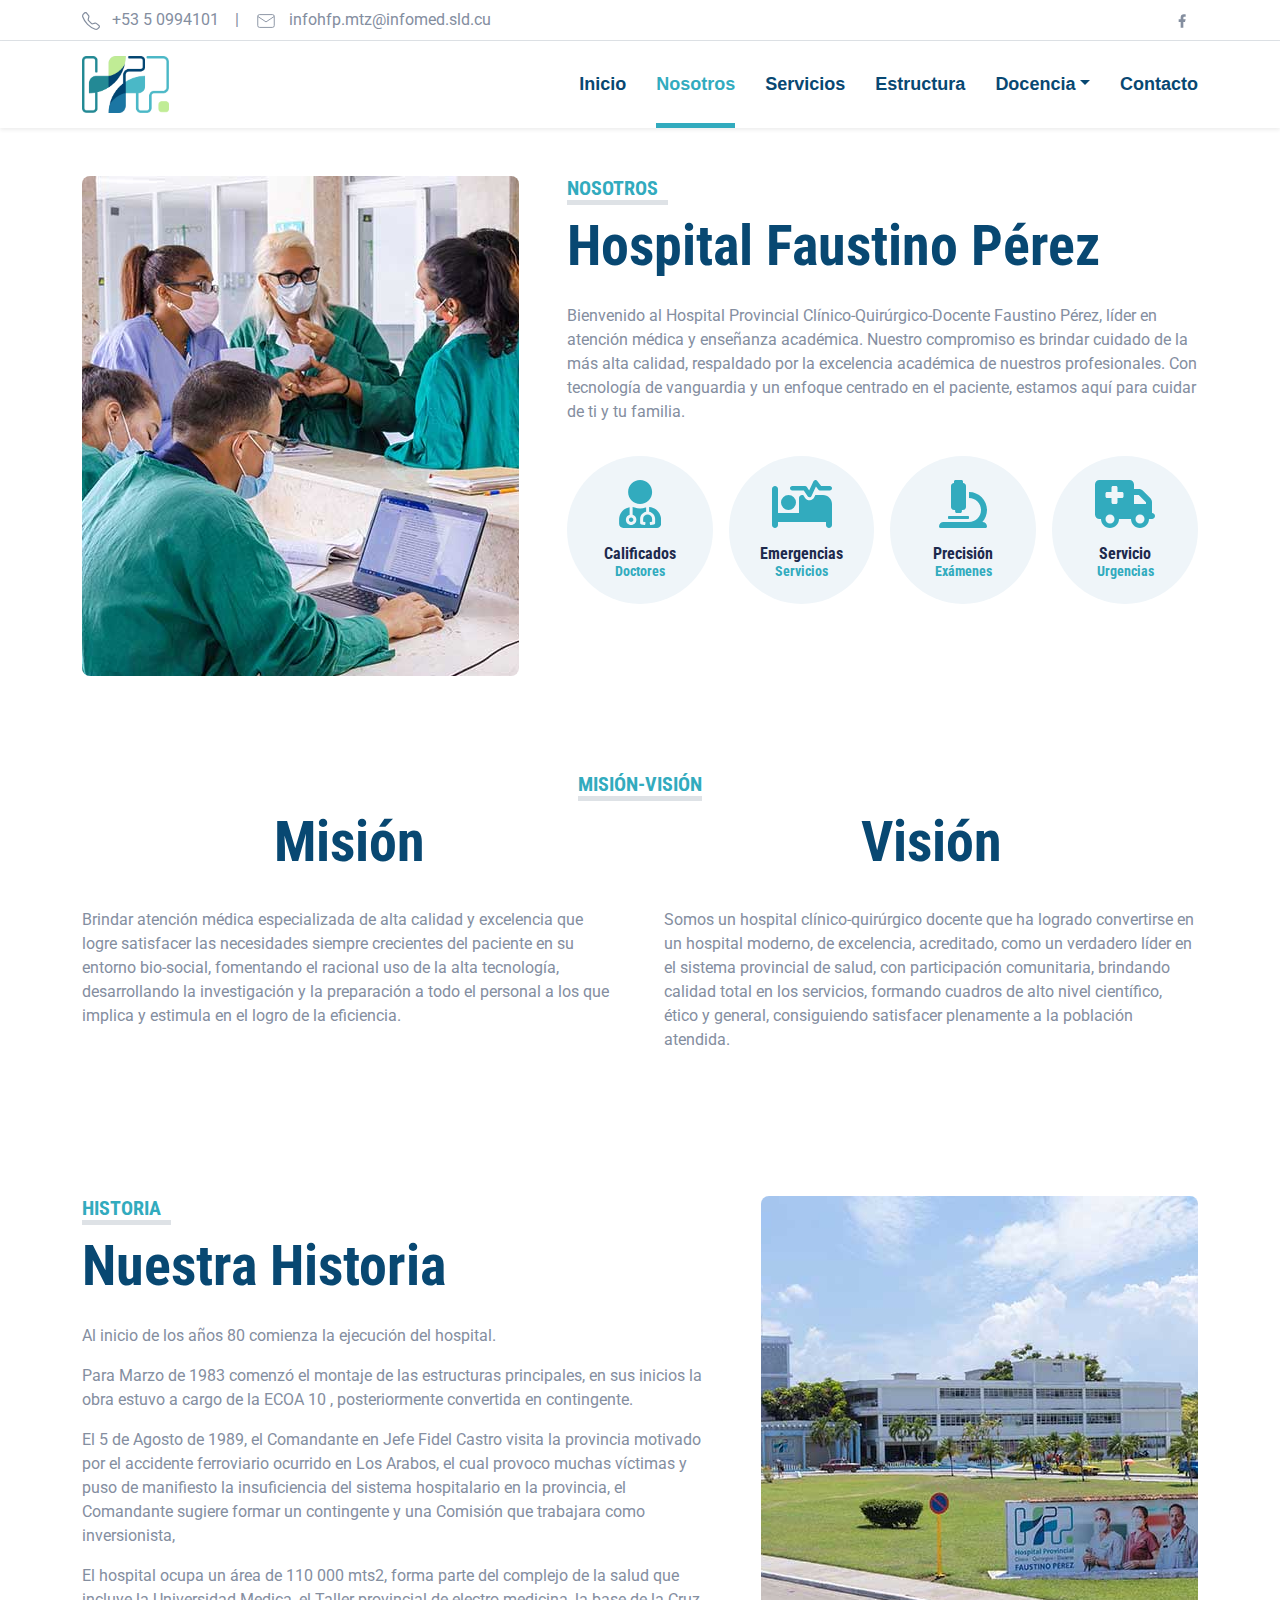
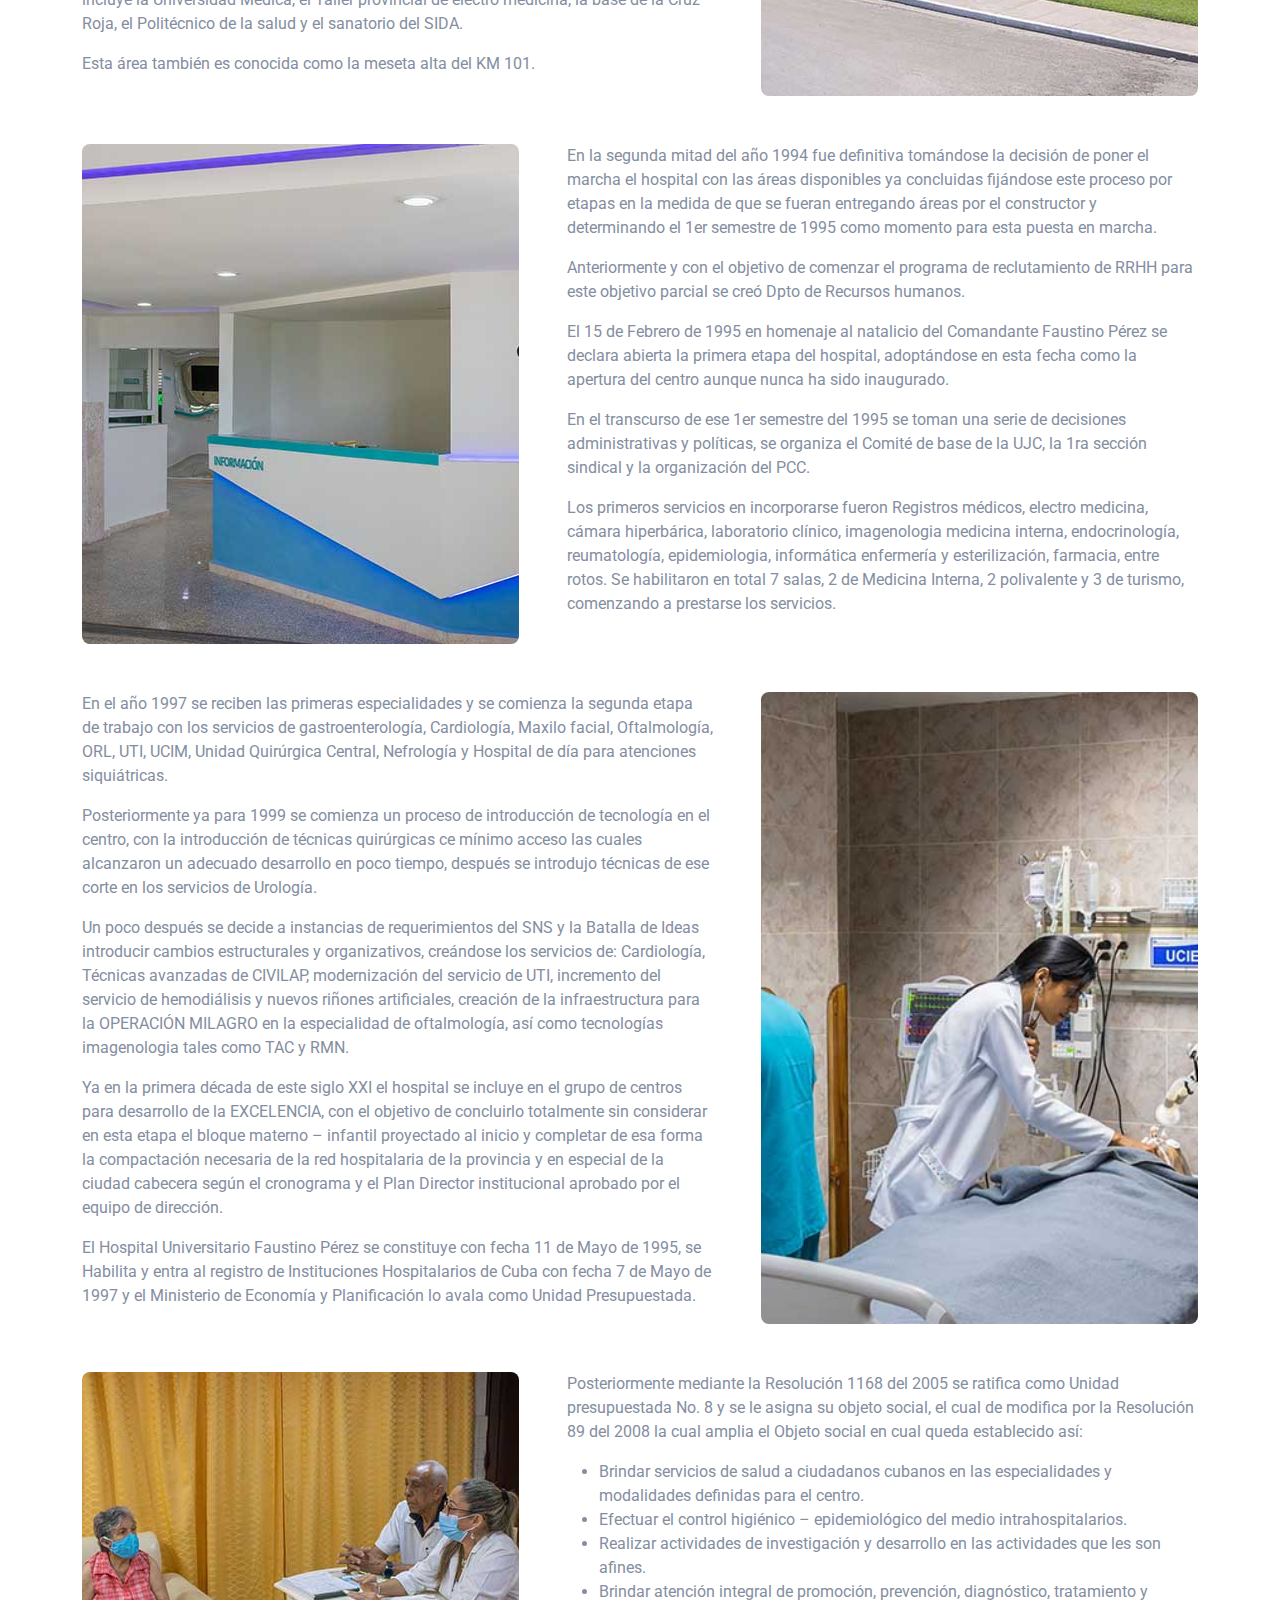
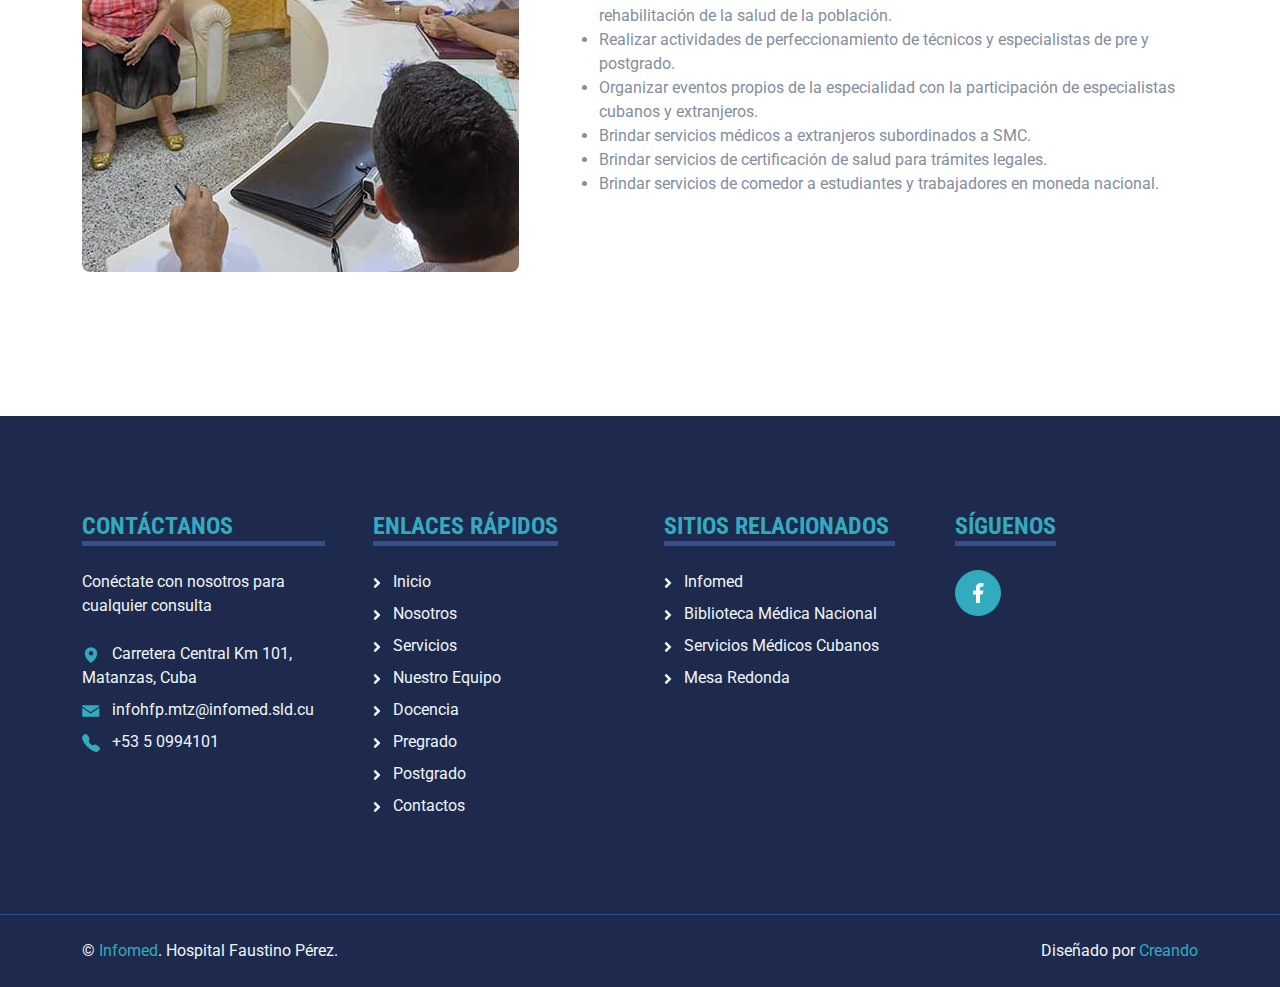
<file: about.html>
<!DOCTYPE html>
<html lang="en">

<head>
    <meta charset="utf-8">
    <title>Hospital Faustino Pérez</title>
    <meta content="width=device-width, initial-scale=1.0" name="viewport">
    <meta content="Hospital Faustino Pérez, Hospital Faustino Matanzas, Hospital Matanzas, HFP, HFP Matanzas, Hospital Faustino Cuba, Hospital Faustino" name="keywords">
    <meta content="Hospital Clínico Quirúrgico Docente Faustino Pérez" name="description">

    <!-- Favicon -->
    <link href="icon/Logo-web-icon.png" rel="icon">

    <!-- Google Web Fonts -->
    <link rel="preconnect" href="https://fonts.gstatic.com">
    <link href="https://fonts.googleapis.com/css2?family=Roboto+Condensed:wght@400;700&family=Roboto:wght@400;700&display=swap" rel="stylesheet">  

    <!-- Icon Font Stylesheet -->
    <link href="https://cdnjs.cloudflare.com/ajax/libs/font-awesome/5.15.0/css/all.min.css" rel="stylesheet">
    <link href="https://cdn.jsdelivr.net/npm/bootstrap-icons@1.4.1/font/bootstrap-icons.css" rel="stylesheet">

    <!-- Libraries Stylesheet -->
    <link href="lib/owlcarousel/assets/owl.carousel.min.css" rel="stylesheet">
    <link href="lib/tempusdominus/css/tempusdominus-bootstrap-4.min.css" rel="stylesheet" />

    <!-- Customized Bootstrap Stylesheet -->
    <link href="css/bootstrap.min.css" rel="stylesheet">

    <!-- Template Stylesheet -->
    <link href="css/style.css" rel="stylesheet">
</head>

<body>
    <!-- Topbar Start -->
    <div class="container-fluid py-2 border-bottom d-none d-lg-block">
        <div class="container">
            <div class="row">
                <div class="col-md-8 text-center text-lg-start mb-2 mb-lg-0">
                    <div class="d-inline-flex align-items-center">
                        <a class="text-decoration-none text-body pe-3 text-grow" href="tel:+5350994101">
                            <svg class="me-2" xmlns="http://www.w3.org/2000/svg" width="18px" height="18px" viewBox="0 0 16 16"><path fill="currentColor" d="M3.654 1.328a.678.678 0 0 0-1.015-.063L1.605 2.3c-.483.484-.661 1.169-.45 1.77a17.6 17.6 0 0 0 4.168 6.608a17.6 17.6 0 0 0 6.608 4.168c.601.211 1.286.033 1.77-.45l1.034-1.034a.678.678 0 0 0-.063-1.015l-2.307-1.794a.68.68 0 0 0-.58-.122l-2.19.547a1.75 1.75 0 0 1-1.657-.459L5.482 8.062a1.75 1.75 0 0 1-.46-1.657l.548-2.19a.68.68 0 0 0-.122-.58zM1.884.511a1.745 1.745 0 0 1 2.612.163L6.29 2.98c.329.423.445.974.315 1.494l-.547 2.19a.68.68 0 0 0 .178.643l2.457 2.457a.68.68 0 0 0 .644.178l2.189-.547a1.75 1.75 0 0 1 1.494.315l2.306 1.794c.829.645.905 1.87.163 2.611l-1.034 1.034c-.74.74-1.846 1.065-2.877.702a18.6 18.6 0 0 1-7.01-4.42a18.6 18.6 0 0 1-4.42-7.009c-.362-1.03-.037-2.137.703-2.877z"/></svg>
                            +53 5 0994101</a>
                        <span class="text-body">|</span>
                        <a class="text-decoration-none text-body px-3 text-grow" href="mailto:infohfp.mtz@infomed.sld.cu">
                            <svg class="me-2" xmlns="http://www.w3.org/2000/svg" width="22px" height="22px" viewBox="0 0 24 24"><g fill="none" stroke="currentColor" strokeLinecap="round" strokeLinejoin="round" strokeWidth="2"><path d="M3 7a2 2 0 0 1 2-2h14a2 2 0 0 1 2 2v10a2 2 0 0 1-2 2H5a2 2 0 0 1-2-2z"/><path d="m3 7l9 6l9-6"/></g></svg>
                            infohfp.mtz@infomed.sld.cu</a>
                    </div>
                </div>
                <div class="col-md-4 text-center text-lg-end">
                    <div class="d-inline-flex align-items-center">
                        <a class="text-body text-grow px-2" target="_blank" href="https://www.facebook.com/people/Hospital-Provincial-Cl%C3%ADnico-Quir%C3%BArgico-Docente-Faustino-P%C3%A9rez/100091764969888/">
                            <svg xmlns="http://www.w3.org/2000/svg" width="16px" height="16px" viewBox="0 0 24 24"><path fill="currentColor" d="M14 13.5h2.5l1-4H14v-2c0-1.03 0-2 2-2h1.5V2.14c-.326-.043-1.557-.14-2.857-.14C11.928 2 10 3.657 10 6.7v2.8H7v4h3V22h4z"/></svg>
                        </a>
                        <a class="text-body text-grow px-2" target="_blank" href=""  style="display: none;">
                            <svg xmlns="http://www.w3.org/2000/svg" width="14px" height="14px" viewBox="0 0 14 14"><g fill="none"><g clipPath="url(#IconifyId18ece67ef3a7c9d281)"><path fill="currentColor" d="M11.025.656h2.147L8.482 6.03L14 13.344H9.68L6.294 8.909l-3.87 4.435H.275l5.016-5.75L0 .657h4.43L7.486 4.71zm-.755 11.4h1.19L3.78 1.877H2.504z"/></g><defs><clipPath id="IconifyId18ece67ef3a7c9d281"><path fill="#fff" d="M0 0h14v14H0z"/></clipPath></defs></g></svg>
                        </a>
                        <a class="text-body text-grow px-2" target="_blank" href="" style="display: none;" >
                            <svg xmlns="http://www.w3.org/2000/svg" width="18px" height="18px" viewBox="0 0 24 24"><path fill="currentColor" d="M6.94 5a2 2 0 1 1-4-.002a2 2 0 0 1 4 .002M7 8.48H3V21h4zm6.32 0H9.34V21h3.94v-6.57c0-3.66 4.77-4 4.77 0V21H22v-7.93c0-6.17-7.06-5.94-8.72-2.91z"/></svg>
                        </a>
                        <a class="text-body text-grow px-2" target="_blank" href=""  style="display: none;">
                            <svg xmlns="http://www.w3.org/2000/svg" width="18px" height="18px" viewBox="0 0 24 24"><path fill="currentColor" d="M13.028 2c1.125.003 1.696.009 2.189.023l.194.007c.224.008.445.018.712.03c1.064.05 1.79.218 2.427.465c.66.254 1.216.598 1.772 1.153a4.908 4.908 0 0 1 1.153 1.772c.247.637.415 1.363.465 2.428c.012.266.022.487.03.712l.006.194c.015.492.021 1.063.023 2.188l.001.746v1.31a78.831 78.831 0 0 1-.023 2.188l-.006.194c-.008.225-.018.446-.03.712c-.05 1.065-.22 1.79-.466 2.428a4.883 4.883 0 0 1-1.153 1.772a4.915 4.915 0 0 1-1.772 1.153c-.637.247-1.363.415-2.427.465a72.11 72.11 0 0 1-.712.03l-.194.006c-.493.014-1.064.021-2.189.023l-.746.001h-1.309a78.43 78.43 0 0 1-2.189-.023l-.194-.006a63.036 63.036 0 0 1-.712-.031c-1.064-.05-1.79-.218-2.428-.465a4.889 4.889 0 0 1-1.771-1.153a4.904 4.904 0 0 1-1.154-1.772c-.247-.637-.415-1.363-.465-2.428a74.1 74.1 0 0 1-.03-.712l-.005-.194A79.047 79.047 0 0 1 2 13.028v-2.056a78.82 78.82 0 0 1 .022-2.188l.007-.194c.008-.225.018-.446.03-.712c.05-1.065.218-1.79.465-2.428A4.88 4.88 0 0 1 3.68 3.678a4.897 4.897 0 0 1 1.77-1.153c.638-.247 1.363-.415 2.428-.465c.266-.012.488-.022.712-.03l.194-.006a79 79 0 0 1 2.188-.023zM12 7a5 5 0 1 0 0 10a5 5 0 0 0 0-10m0 2a3 3 0 1 1 .001 6a3 3 0 0 1 0-6m5.25-3.5a1.25 1.25 0 0 0 0 2.5a1.25 1.25 0 0 0 0-2.5"/></svg>
                        </a>
                        <a class="text-body text-grow ps-2" target="_blank" href=""  style="display: none;">
                            <svg xmlns="http://www.w3.org/2000/svg" width="18px" height="18px" viewBox="0 0 24 24"><path fill="currentColor" d="m10 15l5.19-3L10 9zm11.56-7.83c.13.47.22 1.1.28 1.9c.07.8.1 1.49.1 2.09L22 12c0 2.19-.16 3.8-.44 4.83c-.25.9-.83 1.48-1.73 1.73c-.47.13-1.33.22-2.65.28c-1.3.07-2.49.1-3.59.1L12 19c-4.19 0-6.8-.16-7.83-.44c-.9-.25-1.48-.83-1.73-1.73c-.13-.47-.22-1.1-.28-1.9c-.07-.8-.1-1.49-.1-2.09L2 12c0-2.19.16-3.8.44-4.83c.25-.9.83-1.48 1.73-1.73c.47-.13 1.33-.22 2.65-.28c1.3-.07 2.49-.1 3.59-.1L12 5c4.19 0 6.8.16 7.83.44c.9.25 1.48.83 1.73 1.73"/></svg>
                        </a>
                    </div>
                </div>
            </div>
        </div>
    </div>
    <!-- Topbar End -->


    <!-- Navbar Start -->
    <div class="container-fluid sticky-top bg-white shadow-sm">
        <div class="container">
            <nav class="navbar navbar-expand-lg bg-white navbar-light py-3 py-lg-0">
                <a href="index.html" class="navbar-brand">
                    <h1 class="m-0 text-uppercase arial-1 d-flex align-items-center flex-row" style="font-size: 0.9cm !important;"><img loading="lazy" src="icon/Logo.png" class="me-2" style="width: 23mm"></h1>
                </a>
                <button class="navbar-toggler" type="button" data-bs-toggle="collapse" data-bs-target="#navbarCollapse">
                    <span class="navbar-toggler-icon"></span>
                </button>
                <div class="collapse navbar-collapse" id="navbarCollapse">
                    <div class="navbar-nav ms-auto py-0">
                        <a href="index.html" class="nav-item nav-link">Inicio</a>
                        <a href="about.html" class="nav-item nav-link active">Nosotros</a>
                        <a href="service.html" class="nav-item nav-link">Servicios</a>
                        <a href="structure.html" class="nav-item nav-link">Estructura</a>
                        <div class="nav-item dropdown">
                            <a href="#" class="nav-link dropdown-toggle" data-bs-toggle="dropdown">Docencia</a>
                            <div class="dropdown-menu m-0">
                                <a href="teaching.html" class="dropdown-item">Más información</a>
                                <a href="pregrade.html" class="dropdown-item">Pregrado</a>
                                <a href="postgrade.html" class="dropdown-item">Postgrado</a>
                            </div>
                        </div>
                        <div class="nav-item dropdown" style="display: none;">
                            <a href="#" class="nav-link dropdown-toggle" data-bs-toggle="dropdown">Páginas</a>
                            <div class="dropdown-menu m-0">
                                <a href="blog.html" class="dropdown-item">Historia</a>
                                <a href="detail.html" class="dropdown-item">Blog</a>
                                <a href="team.html" class="dropdown-item">Equipo</a>
                                <a href="testimonial.html" class="dropdown-item">Testimonios</a>
                                <a href="testimonial.html" class="dropdown-item">Docencia</a>
                                <a href="testimonial.html" class="dropdown-item">Investigación</a>
                                <a href="appointment.html" class="dropdown-item">Consultas</a>
                                <a href="search.html" class="dropdown-item">Buscar</a>
                            </div>
                        </div>
                        <a href="contact.html" class="nav-item nav-link">Contacto</a>
                    </div>
                </div>
            </nav>
        </div>
    </div>
    <!-- Navbar End -->


    <!-- About Start -->
    <div class="container-fluid py-5">
        <div class="container">
            <div class="row gx-5">
                <div class="col-lg-5 mb-5 mb-lg-0" style="min-height: 500px;">
                    <div class="position-relative h-100">
                        <img loading="lazy" class="position-absolute w-100 h-100 rounded" src="img/about.jpg" style="object-fit: cover; aspect-ratio: 16/9">
                    </div>
                </div>
                <div class="col-lg-7">
                    <div class="mb-4">
                        <h5 class="d-inline-block text-primary text-uppercase border-bottom border-5">Nosotros&nbsp;&nbsp;</h5>
                        <h1 class="display-4">Hospital Faustino Pérez</h1>
                  </div>
                    <p>Bienvenido al Hospital Provincial Clínico-Quirúrgico-Docente Faustino Pérez, líder en atención médica y enseñanza académica. Nuestro compromiso es brindar cuidado de la más alta calidad, respaldado por la excelencia académica de nuestros profesionales. Con tecnología de vanguardia y un enfoque centrado en el paciente, estamos aquí para cuidar de ti y tu familia.</p>
                    <div class="row g-3 pt-3">
                        <div class="col-sm-3 col-6">
                            <div class="bg-light text-center rounded-circle py-4">
                                <svg class="fa fa-3x text-primary mb-3" xmlns="http://www.w3.org/2000/svg" width="0.88em" height="1em" viewBox="0 0 448 512"><path fill="currentColor" d="M224 256c70.7 0 128-57.3 128-128S294.7 0 224 0S96 57.3 96 128s57.3 128 128 128M104 424c0 13.3 10.7 24 24 24s24-10.7 24-24s-10.7-24-24-24s-24 10.7-24 24m216-135.4v49c36.5 7.4 64 39.8 64 78.4v41.7c0 7.6-5.4 14.2-12.9 15.7l-32.2 6.4c-4.3.9-8.5-1.9-9.4-6.3l-3.1-15.7c-.9-4.3 1.9-8.6 6.3-9.4l19.3-3.9V416c0-62.8-96-65.1-96 1.9v26.7l19.3 3.9c4.3.9 7.1 5.1 6.3 9.4l-3.1 15.7c-.9 4.3-5.1 7.1-9.4 6.3l-31.2-4.2c-7.9-1.1-13.8-7.8-13.8-15.9V416c0-38.6 27.5-70.9 64-78.4v-45.2c-2.2.7-4.4 1.1-6.6 1.9c-18 6.3-37.3 9.8-57.4 9.8s-39.4-3.5-57.4-9.8c-7.4-2.6-14.9-4.2-22.6-5.2v81.6c23.1 6.9 40 28.1 40 53.4c0 30.9-25.1 56-56 56s-56-25.1-56-56c0-25.3 16.9-46.5 40-53.4v-80.4C48.5 301 0 355.8 0 422.4v44.8C0 491.9 20.1 512 44.8 512h358.4c24.7 0 44.8-20.1 44.8-44.8v-44.8c0-72-56.8-130.3-128-133.8"/></svg>
                                <h6 class="mb-0">Calificados<small class="d-block text-primary">Doctores</small></h6>
                            </div>
                        </div>
                        <div class="col-sm-3 col-6">
                            <div class="bg-light text-center rounded-circle py-4">
                                <svg class="fa fa-3x text-primary mb-3" xmlns="http://www.w3.org/2000/svg" width="1.25em" height="1em" viewBox="0 0 640 512"><path fill="currentColor" d="M483.2 9.6L524 64h92c13.3 0 24 10.7 24 24s-10.7 24-24 24H512c-7.6 0-14.7-3.6-19.2-9.6l-24.1-32.1l-47 99.9c-3.7 7.8-11.3 13.1-19.9 13.7s-16.9-3.4-21.7-10.6L339.2 112H216c-13.3 0-24-10.7-24-24s10.7-24 24-24h136c8 0 15.5 4 20 10.7l24.4 36.6l45.9-97.5C445.9 6.2 453.2 1 461.6.1s16.6 2.7 21.6 9.5M320 160h12.7l20.7 31.1c11.2 16.8 30.6 26.3 50.7 24.8s37.9-13.7 46.5-32l11.3-23.9H544c53 0 96 43 96 96v224c0 17.7-14.3 32-32 32s-32-14.3-32-32v-32H64v32c0 17.7-14.3 32-32 32S0 497.7 0 480V96c0-17.7 14.3-32 32-32s32 14.3 32 32v256h224V192c0-17.7 14.3-32 32-32m-144 0a80 80 0 1 1 0 160a80 80 0 1 1 0-160"/></svg>
                                <h6 class="mb-0">Emergencias<small class="d-block text-primary">Servicios</small></h6>
                            </div>
                        </div>
                        <div class="col-sm-3 col-6">
                            <div class="bg-light text-center rounded-circle py-4">
                                <svg class="fa fa-3x text-primary mb-3" xmlns="http://www.w3.org/2000/svg" width="1em" height="1em" viewBox="0 0 512 512"><path fill="currentColor" d="M160 320h12v16c0 8.84 7.16 16 16 16h40c8.84 0 16-7.16 16-16v-16h12c17.67 0 32-14.33 32-32V64c0-17.67-14.33-32-32-32V16c0-8.84-7.16-16-16-16h-64c-8.84 0-16 7.16-16 16v16c-17.67 0-32 14.33-32 32v224c0 17.67 14.33 32 32 32m304 128h-1.29C493.24 413.99 512 369.2 512 320c0-105.88-86.12-192-192-192v64c70.58 0 128 57.42 128 128s-57.42 128-128 128H48c-26.51 0-48 21.49-48 48c0 8.84 7.16 16 16 16h480c8.84 0 16-7.16 16-16c0-26.51-21.49-48-48-48m-360-32h208c4.42 0 8-3.58 8-8v-16c0-4.42-3.58-8-8-8H104c-4.42 0-8 3.58-8 8v16c0 4.42 3.58 8 8 8"/></svg>
                                <h6 class="mb-0">Precisión<small class="d-block text-primary">Exámenes</small></h6>
                            </div>
                        </div>
                        <div class="col-sm-3 col-6">
                            <div class="bg-light text-center rounded-circle py-4">
                                <svg class="fa fa-3x text-primary mb-3" xmlns="http://www.w3.org/2000/svg" width="1.25em" height="1em" viewBox="0 0 640 512"><path fill="currentColor" d="M0 48C0 21.5 21.5 0 48 0h320c26.5 0 48 21.5 48 48v48h50.7c17 0 33.3 6.7 45.3 18.7l77.3 77.3c12 12 18.7 28.3 18.7 45.3V352c17.7 0 32 14.3 32 32s-14.3 32-32 32h-32c0 53-43 96-96 96s-96-43-96-96H256c0 53-43 96-96 96s-96-43-96-96H48c-26.5 0-48-21.5-48-48zm416 208h128v-18.7L466.7 160H416zM160 464a48 48 0 1 0 0-96a48 48 0 1 0 0 96m368-48a48 48 0 1 0-96 0a48 48 0 1 0 96 0M176 80v48h-48c-8.8 0-16 7.2-16 16v32c0 8.8 7.2 16 16 16h48v48c0 8.8 7.2 16 16 16h32c8.8 0 16-7.2 16-16v-48h48c8.8 0 16-7.2 16-16v-32c0-8.8-7.2-16-16-16h-48V80c0-8.8-7.2-16-16-16h-32c-8.8 0-16 7.2-16 16"/></svg>
                                <h6 class="mb-0">Servicio<small class="d-block text-primary">Urgencias</small></h6>
                            </div>
                        </div>
                    </div>
                </div>
            </div>
        </div>
    </div>
    <!-- About End -->


    <!-- Mision Start -->
    <div class="container-fluid py-5">
        <div class="container">
            <div class="row gx-5">
				<div style="display: flex;justify-content: center;">
					<h5 class="d-inline-block text-primary text-uppercase border-bottom border-5">MISIÓN-VISIÓN</h5>
				</div>
              <div class="col-lg-6 mb-5 mb-lg-0" style="display: flex;flex-direction: column;justify-content: start; align-items: center">
                    <div class="mb-4">
                        <h1 class="display-4">Misión</h1>
                    </div>
                  <p class="mb-5">Brindar atención médica especializada de alta calidad y excelencia que logre satisfacer las necesidades siempre crecientes del paciente en su entorno bio-social, fomentando el racional uso de la alta tecnología, desarrollando la investigación y la preparación a todo el personal a los que implica y estimula en el logro de la eficiencia.</p>
                </div>
			  <div class="col-lg-6  mb-lg-0" style="display: flex;flex-direction: column;justify-content: start; align-items: center">
                    <div class="mb-4">
                        <h1 class="display-4">Visión</h1>
                  </div>
                    <p class="mb-lg-5">Somos un hospital clínico-quirúrgico docente que ha logrado convertirse en un hospital moderno, de excelencia, acreditado, como un verdadero líder en el sistema provincial de salud, con participación comunitaria, brindando calidad total en los servicios, formando cuadros de alto nivel científico, ético y general, consiguiendo satisfacer plenamente a la población atendida.</p>
                </div>
            </div>
        </div>
    </div>
    <!-- Mision End -->

    <!-- About Start -->
    <div class="container-fluid py-5">
        <div class="container">
            <div class="row gx-5 mb-lg-5">
                <div class="col-lg-7">
                    <div class="mb-4">
                        <h5 class="d-inline-block text-primary text-uppercase border-bottom border-5">Historia&nbsp;&nbsp;</h5>
                        <h1 class="display-4">Nuestra Historia</h1>
                    </div>
                    <p>Al inicio de los años 80 comienza la ejecución del hospital.</p>
                    <p>Para Marzo de 1983 comenzó el montaje de las estructuras principales, en sus inicios la obra estuvo a cargo de la ECOA 10 , posteriormente convertida en contingente.</p>
                    <p>El 5 de Agosto de 1989, el Comandante en Jefe Fidel Castro visita la provincia motivado por el accidente ferroviario ocurrido en Los Arabos, el cual provoco muchas víctimas y puso de manifiesto la insuficiencia del sistema hospitalario en la provincia, el Comandante sugiere formar un contingente y una Comisión que trabajara como inversionista, </p>
                    <p>El hospital ocupa un área de 110 000 mts2, forma parte del complejo de la salud que incluye la Universidad Medica, el Taller provincial de electro medicina, la base de la Cruz Roja, el Politécnico de la salud y el sanatorio del SIDA.</p>
                    <p>Esta área también es conocida como la meseta alta del KM 101.</p>
                </div>
                <div class="col-lg-5 mb-4 mb-lg-0" style="min-height: 500px;">
                    <div class="position-relative h-100">
                        <img loading="lazy" class="position-absolute w-100 h-100 rounded" src="img/history-1.jpg" style="object-fit: cover; aspect-ratio: 16/9;">
                    </div>
                </div>
            </div>
            <div class="row gx-5 mb-lg-5 d-inline-flex flex-lg-row-reverse">
                <div class="col-lg-7">
                    <p>En la segunda mitad del año 1994 fue definitiva tomándose la decisión de poner el marcha el hospital con las áreas disponibles ya concluidas fijándose este proceso por etapas en la medida de que se fueran entregando áreas por el constructor y determinando el 1er semestre de 1995 como momento para esta puesta en marcha.</p>
                    <p>Anteriormente y con el objetivo de comenzar el programa de reclutamiento de RRHH para este objetivo parcial se creó Dpto de Recursos humanos.</p>
                    <p>El 15 de Febrero de 1995 en homenaje al natalicio del Comandante Faustino Pérez  se declara abierta la primera etapa del hospital, adoptándose en esta fecha como la apertura del centro aunque nunca ha sido inaugurado.</p>
                    <p>En el transcurso de ese 1er semestre del 1995 se toman una serie de decisiones administrativas y políticas, se organiza el Comité  de base de la UJC, la 1ra sección sindical y la organización del PCC.</p>
                    <p>Los primeros servicios en incorporarse  fueron Registros médicos, electro medicina, cámara hiperbárica, laboratorio clínico, imagenologia medicina  interna, endocrinología, reumatología, epidemiologia, informática enfermería y esterilización, farmacia, entre rotos. Se habilitaron en total 7 salas, 2 de Medicina Interna, 2 polivalente  y 3 de turismo, comenzando a prestarse los servicios.  </p>
                </div>
                <div class="col-lg-5 mb-4 mb-lg-0" style="min-height: 500px;">
                    <div class="position-relative h-100">
                        <img loading="lazy" class="position-absolute w-100 h-100 rounded" src="img/history-2.jpg" style="object-fit: cover; aspect-ratio: 16/9">
                    </div>
                </div>
                
            </div>
            <div class="row gx-5 mb-lg-5 d-inline-flex">
                <div class="col-lg-7">
                    <p>En el año 1997 se reciben las primeras especialidades y se comienza la segunda etapa de trabajo con los servicios de gastroenterología, Cardiología, Maxilo facial, Oftalmología, ORL, UTI, UCIM, Unidad Quirúrgica Central, Nefrología y Hospital de día para atenciones siquiátricas.</p>
                    <p>Posteriormente ya para 1999 se comienza un proceso de introducción de tecnología en el centro, con la introducción de técnicas quirúrgicas ce mínimo acceso las cuales alcanzaron un adecuado desarrollo en poco tiempo, después se introdujo técnicas de ese corte en los servicios de Urología.</p>
                    <p>Un poco después se decide a instancias de requerimientos del SNS y la Batalla de Ideas introducir cambios estructurales  y organizativos, creándose los servicios de: Cardiología, Técnicas avanzadas de CIVILAP, modernización del servicio de UTI, incremento del servicio de hemodiálisis y nuevos riñones artificiales, creación de la infraestructura para la OPERACIÓN MILAGRO en la especialidad de oftalmología, así como tecnologías imagenologia tales como TAC  y RMN.</p>
                    <p>Ya en la primera década de este siglo XXI el hospital se incluye en el grupo de centros para desarrollo de la EXCELENCIA, con el objetivo de concluirlo totalmente sin considerar en esta etapa el bloque materno – infantil proyectado al inicio y completar de esa forma la compactación necesaria de la red hospitalaria de la provincia y en especial de la ciudad cabecera según el cronograma y el Plan Director institucional aprobado por el equipo de dirección.</p>
                    <p>El Hospital Universitario Faustino Pérez se constituye con fecha 11 de Mayo de 1995, se Habilita y entra al registro de Instituciones Hospitalarios de Cuba con fecha 7 de Mayo de 1997 y el Ministerio de Economía y Planificación lo avala como Unidad Presupuestada. </p>
                </div>
                <div class="col-lg-5 mb-4 mb-lg-0" style="min-height: 500px;">
                    <div class="position-relative h-100">
                        <img loading="lazy" class="position-absolute w-100 h-100 rounded" src="img/history-3.jpg" style="object-fit: cover; aspect-ratio: 16/9">
                    </div>
                </div>
                
            </div>
            <div class="row gx-5 mb-lg-5 d-inline-flex flex-lg-row-reverse mb-4">
                <div class="col-lg-7">
                    <p>Posteriormente mediante la Resolución 1168 del 2005 se ratifica como Unidad presupuestada No. 8 y se le asigna su objeto social, el cual de modifica por la Resolución 89 del 2008 la cual amplia el Objeto social en cual queda establecido así:</p>
                    <ul>
                        <li>Brindar servicios de salud a ciudadanos cubanos en las especialidades y modalidades definidas para el centro.</li>
                        <li>Efectuar el control higiénico – epidemiológico del medio intrahospitalarios.</li>
                        <li>Realizar actividades de investigación y desarrollo en las actividades que les son afines.</li>
                        <li>Brindar atención integral de promoción, prevención, diagnóstico, tratamiento y rehabilitación de la salud de la población.</li>
                        <li>Realizar actividades de perfeccionamiento de técnicos y especialistas de pre y postgrado.</li>
                        <li>Organizar eventos propios de la especialidad con la participación de especialistas cubanos y extranjeros.</li>
                        <li>Brindar servicios médicos a extranjeros subordinados a SMC.</li>
                        <li>Brindar servicios de certificación de salud para trámites legales.</li>
                        <li>Brindar servicios de comedor a estudiantes y trabajadores en moneda nacional.</li>
                    </ul>   
                </div>
                
                <div class="col-lg-5 mb-5 mb-lg-0" style="min-height: 500px;">
                    <div class="position-relative h-100">
                        <img loading="lazy" class="position-absolute w-100 h-100 rounded" src="img/history-4.jpg" style="object-fit: cover; aspect-ratio: 16/9">
                    </div>
                </div>
                
            </div>
        </div>
    </div>
    <!-- About End -->

    <!-- Footer Start -->
    <div class="container-fluid bg-dark text-light mt-5 py-5">
        <div class="container py-5">
            <div class="row g-5">
                <div class="col-lg-3 col-md-6 d-flex flex-column">
                    <h4 class="d-inline-block text-primary text-uppercase border-bottom border-5 border-secondary mb-4">Contáctanos</h4>
                    <p class="mb-4">Conéctate con nosotros para cualquier consulta</p>
                    <p class="mb-2">
                        <svg class="fa text-primary me-2" xmlns="http://www.w3.org/2000/svg" width="18px" height="18px" viewBox="0 0 256 256"><path fill="currentColor" d="M128 16a88.1 88.1 0 0 0-88 88c0 75.3 80 132.17 83.41 134.55a8 8 0 0 0 9.18 0C136 236.17 216 179.3 216 104a88.1 88.1 0 0 0-88-88m0 56a32 32 0 1 1-32 32a32 32 0 0 1 32-32"/></svg>
                        Carretera Central Km 101, Matanzas, Cuba
                    </p>
                    <a class="mb-2 text-light text-grow" href="mailto:infohfp.mtz@infomed.sld.cu">
                        <svg class="fa text-primary me-2" xmlns="http://www.w3.org/2000/svg" width="18px" height="18px" viewBox="0 0 42 42"><path fill="currentColor" d="M40.5 31.5v-18S22.3 26.2 20.53 26.859C18.79 26.23.5 13.5.5 13.5v18c0 2.5.53 3 3 3h34c2.529 0 3-.439 3-3m-.029-21.529c0-1.821-.531-2.471-2.971-2.471h-34c-2.51 0-3 .78-3 2.6l.03.28s18.069 12.44 20 13.12c2.04-.79 19.97-13.4 19.97-13.4z"/></svg>
                        infohfp.mtz@infomed.sld.cu
                    </a>
                    <a class="mb-0 text-light text-grow" href="tel:+5350994101">
                        <svg class="fa fa-phone-alt text-primary me-2" xmlns="http://www.w3.org/2000/svg" width="18px" height="18px" viewBox="0 0 16 16"><path fill="currentColor" fillRule="evenodd" d="M1.885.511a1.745 1.745 0 0 1 2.61.163L6.29 2.98c.329.423.445.974.315 1.494l-.547 2.19a.68.68 0 0 0 .178.643l2.457 2.457a.68.68 0 0 0 .644.178l2.189-.547a1.75 1.75 0 0 1 1.494.315l2.306 1.794c.829.645.905 1.87.163 2.611l-1.034 1.034c-.74.74-1.846 1.065-2.877.702a18.6 18.6 0 0 1-7.01-4.42a18.6 18.6 0 0 1-4.42-7.009c-.362-1.03-.037-2.137.703-2.877z"/></svg>
                        +53 5 0994101
                    </a>
                </div>
                <div class="col-lg-3 col-md-6">
                    <h4 class="d-inline-block text-primary text-uppercase border-bottom border-5 border-secondary mb-4">Enlaces Rápidos</h4>
                    <div class="d-flex flex-column justify-content-start">
                        <a class="text-light text-grow mb-2" href="index.html">
                            <svg class="me-2" xmlns="http://www.w3.org/2000/svg" width="0.5em" height="1em" viewBox="0 0 256 512"><path fill="currentColor" d="m224.3 273l-136 136c-9.4 9.4-24.6 9.4-33.9 0l-22.6-22.6c-9.4-9.4-9.4-24.6 0-33.9l96.4-96.4l-96.4-96.4c-9.4-9.4-9.4-24.6 0-33.9L54.3 103c9.4-9.4 24.6-9.4 33.9 0l136 136c9.5 9.4 9.5 24.6.1 34"/></svg>
                            Inicio</a>
                        <a class="text-light text-grow mb-2" href="about.html">
                            <svg class="me-2" xmlns="http://www.w3.org/2000/svg" width="0.5em" height="1em" viewBox="0 0 256 512"><path fill="currentColor" d="m224.3 273l-136 136c-9.4 9.4-24.6 9.4-33.9 0l-22.6-22.6c-9.4-9.4-9.4-24.6 0-33.9l96.4-96.4l-96.4-96.4c-9.4-9.4-9.4-24.6 0-33.9L54.3 103c9.4-9.4 24.6-9.4 33.9 0l136 136c9.5 9.4 9.5 24.6.1 34"/></svg>
                            Nosotros</a>
                        <a class="text-light text-grow mb-2" href="service.html">
                            <svg class="me-2" xmlns="http://www.w3.org/2000/svg" width="0.5em" height="1em" viewBox="0 0 256 512"><path fill="currentColor" d="m224.3 273l-136 136c-9.4 9.4-24.6 9.4-33.9 0l-22.6-22.6c-9.4-9.4-9.4-24.6 0-33.9l96.4-96.4l-96.4-96.4c-9.4-9.4-9.4-24.6 0-33.9L54.3 103c9.4-9.4 24.6-9.4 33.9 0l136 136c9.5 9.4 9.5 24.6.1 34"/></svg>
                            Servicios</a>
                        <a class="text-light text-grow mb-2" href="structure.html">
                            <svg class="me-2" xmlns="http://www.w3.org/2000/svg" width="0.5em" height="1em" viewBox="0 0 256 512"><path fill="currentColor" d="m224.3 273l-136 136c-9.4 9.4-24.6 9.4-33.9 0l-22.6-22.6c-9.4-9.4-9.4-24.6 0-33.9l96.4-96.4l-96.4-96.4c-9.4-9.4-9.4-24.6 0-33.9L54.3 103c9.4-9.4 24.6-9.4 33.9 0l136 136c9.5 9.4 9.5 24.6.1 34"/></svg>
                            Nuestro Equipo</a>
                        <a class="text-light text-grow mb-2" href="teaching.html">
                            <svg class="me-2" xmlns="http://www.w3.org/2000/svg" width="0.5em" height="1em" viewBox="0 0 256 512"><path fill="currentColor" d="m224.3 273l-136 136c-9.4 9.4-24.6 9.4-33.9 0l-22.6-22.6c-9.4-9.4-9.4-24.6 0-33.9l96.4-96.4l-96.4-96.4c-9.4-9.4-9.4-24.6 0-33.9L54.3 103c9.4-9.4 24.6-9.4 33.9 0l136 136c9.5 9.4 9.5 24.6.1 34"/></svg>
                            Docencia</a>
                        <a class="text-light text-grow mb-2" href="pregrade.html">
                            <svg class="me-2" xmlns="http://www.w3.org/2000/svg" width="0.5em" height="1em" viewBox="0 0 256 512"><path fill="currentColor" d="m224.3 273l-136 136c-9.4 9.4-24.6 9.4-33.9 0l-22.6-22.6c-9.4-9.4-9.4-24.6 0-33.9l96.4-96.4l-96.4-96.4c-9.4-9.4-9.4-24.6 0-33.9L54.3 103c9.4-9.4 24.6-9.4 33.9 0l136 136c9.5 9.4 9.5 24.6.1 34"/></svg>
                            Pregrado</a>
                        <a class="text-light text-grow mb-2" href="postgrade.html">
                            <svg class="me-2" xmlns="http://www.w3.org/2000/svg" width="0.5em" height="1em" viewBox="0 0 256 512"><path fill="currentColor" d="m224.3 273l-136 136c-9.4 9.4-24.6 9.4-33.9 0l-22.6-22.6c-9.4-9.4-9.4-24.6 0-33.9l96.4-96.4l-96.4-96.4c-9.4-9.4-9.4-24.6 0-33.9L54.3 103c9.4-9.4 24.6-9.4 33.9 0l136 136c9.5 9.4 9.5 24.6.1 34"/></svg>
                            Postgrado</a>
                        <a class="text-light text-grow" href="contact.html">
                            <svg class="me-2" xmlns="http://www.w3.org/2000/svg" width="0.5em" height="1em" viewBox="0 0 256 512"><path fill="currentColor" d="m224.3 273l-136 136c-9.4 9.4-24.6 9.4-33.9 0l-22.6-22.6c-9.4-9.4-9.4-24.6 0-33.9l96.4-96.4l-96.4-96.4c-9.4-9.4-9.4-24.6 0-33.9L54.3 103c9.4-9.4 24.6-9.4 33.9 0l136 136c9.5 9.4 9.5 24.6.1 34"/></svg>
                            Contactos</a>
                    </div>
                </div>
                <div class="col-lg-3 col-md-6">
                    <h4 class="d-inline-block text-primary text-uppercase border-bottom border-5 border-secondary mb-4">Sitios relacionados&nbsp;</h4>
                    <div class="d-flex flex-column justify-content-start">
                        <a class="text-light text-grow mb-2" href="https://www.sld.cu/">
                            <svg class="me-2" xmlns="http://www.w3.org/2000/svg" width="0.5em" height="1em" viewBox="0 0 256 512"><path fill="currentColor" d="m224.3 273l-136 136c-9.4 9.4-24.6 9.4-33.9 0l-22.6-22.6c-9.4-9.4-9.4-24.6 0-33.9l96.4-96.4l-96.4-96.4c-9.4-9.4-9.4-24.6 0-33.9L54.3 103c9.4-9.4 24.6-9.4 33.9 0l136 136c9.5 9.4 9.5 24.6.1 34"/></svg>
                            Infomed</a>
                        <a class="text-light text-grow mb-2" href="https://bmns.sld.cu/">
                            <svg class="me-2" xmlns="http://www.w3.org/2000/svg" width="0.5em" height="1em" viewBox="0 0 256 512"><path fill="currentColor" d="m224.3 273l-136 136c-9.4 9.4-24.6 9.4-33.9 0l-22.6-22.6c-9.4-9.4-9.4-24.6 0-33.9l96.4-96.4l-96.4-96.4c-9.4-9.4-9.4-24.6 0-33.9L54.3 103c9.4-9.4 24.6-9.4 33.9 0l136 136c9.5 9.4 9.5 24.6.1 34"/></svg>
                            Biblioteca Médica Nacional</a>
                        <a class="text-light text-grow mb-2" href="http://www.smcsalud.cu/">
                            <svg class="me-2" xmlns="http://www.w3.org/2000/svg" width="0.5em" height="1em" viewBox="0 0 256 512"><path fill="currentColor" d="m224.3 273l-136 136c-9.4 9.4-24.6 9.4-33.9 0l-22.6-22.6c-9.4-9.4-9.4-24.6 0-33.9l96.4-96.4l-96.4-96.4c-9.4-9.4-9.4-24.6 0-33.9L54.3 103c9.4-9.4 24.6-9.4 33.9 0l136 136c9.5 9.4 9.5 24.6.1 34"/></svg>
                            Servicios Médicos Cubanos</a>
                        <a class="text-light text-grow mb-2" href="http://mesaredonda.cubadebate.cu/">
                            <svg class="me-2" xmlns="http://www.w3.org/2000/svg" width="0.5em" height="1em" viewBox="0 0 256 512"><path fill="currentColor" d="m224.3 273l-136 136c-9.4 9.4-24.6 9.4-33.9 0l-22.6-22.6c-9.4-9.4-9.4-24.6 0-33.9l96.4-96.4l-96.4-96.4c-9.4-9.4-9.4-24.6 0-33.9L54.3 103c9.4-9.4 24.6-9.4 33.9 0l136 136c9.5 9.4 9.5 24.6.1 34"/></svg>
                            Mesa Redonda </a>
                    </div>
                </div>
                <div class="col-lg-3 col-md-6">
                    <h4 class="d-inline-block text-primary text-uppercase border-bottom border-5 border-secondary mb-4">Síguenos</h4>
                    <div class="d-flex">
                        <a class="btn btn-lg btn-color btn-lg-square rounded-circle me-2 d-flex justify-content-center align-items-center" style="display: none !important;" target="_blank" href="#">
                            <svg xmlns="http://www.w3.org/2000/svg" width="20px" height="20px" viewBox="0 0 14 14"><g fill="none"><g clipPath="url(#IconifyId18ece67ef3a7c9d281)"><path fill="currentColor" d="M11.025.656h2.147L8.482 6.03L14 13.344H9.68L6.294 8.909l-3.87 4.435H.275l5.016-5.75L0 .657h4.43L7.486 4.71zm-.755 11.4h1.19L3.78 1.877H2.504z"/></g><defs><clipPath id="IconifyId18ece67ef3a7c9d281"><path fill="#fff" d="M0 0h14v14H0z"/></clipPath></defs></g></svg>
                        </a>
                        <a class="btn btn-lg btn-color btn-lg-square rounded-circle me-2 d-flex justify-content-center align-items-center" target="_blank" href="https://www.facebook.com/people/Hospital-Provincial-Cl%C3%ADnico-Quir%C3%BArgico-Docente-Faustino-P%C3%A9rez/100091764969888/">
                            <svg xmlns="http://www.w3.org/2000/svg" width="24px" height="24px" viewBox="0 0 24 24"><path fill="currentColor" d="M14 13.5h2.5l1-4H14v-2c0-1.03 0-2 2-2h1.5V2.14c-.326-.043-1.557-.14-2.857-.14C11.928 2 10 3.657 10 6.7v2.8H7v4h3V22h4z"/></svg>
                        </a>
                        <a class="btn btn-lg btn-color btn-lg-square rounded-circle me-2 d-flex justify-content-center align-items-center" style="display: none !important;"  target="_blank" href="#">
                            <svg xmlns="http://www.w3.org/2000/svg" width="24px" height="24px" viewBox="0 0 24 24"><path fill="currentColor" d="M6.94 5a2 2 0 1 1-4-.002a2 2 0 0 1 4 .002M7 8.48H3V21h4zm6.32 0H9.34V21h3.94v-6.57c0-3.66 4.77-4 4.77 0V21H22v-7.93c0-6.17-7.06-5.94-8.72-2.91z"/></svg>
                        </a>
                        <a class="btn btn-lg btn-color btn-lg-square rounded-circle d-flex justify-content-center align-items-center" style="display: none !important;"  target="_blank" href="#">
                            <svg xmlns="http://www.w3.org/2000/svg" width="24px" height="24px" viewBox="0 0 24 24"><path fill="currentColor" d="M13.028 2c1.125.003 1.696.009 2.189.023l.194.007c.224.008.445.018.712.03c1.064.05 1.79.218 2.427.465c.66.254 1.216.598 1.772 1.153a4.908 4.908 0 0 1 1.153 1.772c.247.637.415 1.363.465 2.428c.012.266.022.487.03.712l.006.194c.015.492.021 1.063.023 2.188l.001.746v1.31a78.831 78.831 0 0 1-.023 2.188l-.006.194c-.008.225-.018.446-.03.712c-.05 1.065-.22 1.79-.466 2.428a4.883 4.883 0 0 1-1.153 1.772a4.915 4.915 0 0 1-1.772 1.153c-.637.247-1.363.415-2.427.465a72.11 72.11 0 0 1-.712.03l-.194.006c-.493.014-1.064.021-2.189.023l-.746.001h-1.309a78.43 78.43 0 0 1-2.189-.023l-.194-.006a63.036 63.036 0 0 1-.712-.031c-1.064-.05-1.79-.218-2.428-.465a4.889 4.889 0 0 1-1.771-1.153a4.904 4.904 0 0 1-1.154-1.772c-.247-.637-.415-1.363-.465-2.428a74.1 74.1 0 0 1-.03-.712l-.005-.194A79.047 79.047 0 0 1 2 13.028v-2.056a78.82 78.82 0 0 1 .022-2.188l.007-.194c.008-.225.018-.446.03-.712c.05-1.065.218-1.79.465-2.428A4.88 4.88 0 0 1 3.68 3.678a4.897 4.897 0 0 1 1.77-1.153c.638-.247 1.363-.415 2.428-.465c.266-.012.488-.022.712-.03l.194-.006a79 79 0 0 1 2.188-.023zM12 7a5 5 0 1 0 0 10a5 5 0 0 0 0-10m0 2a3 3 0 1 1 .001 6a3 3 0 0 1 0-6m5.25-3.5a1.25 1.25 0 0 0 0 2.5a1.25 1.25 0 0 0 0-2.5"/></svg>
                        </a>
                    </div>
                </div>
            </div>
        </div>
    </div>
    <div class="container-fluid bg-dark text-light border-top border-secondary py-4">
        <div class="container">
            <div class="row g-5">
                <div class="col-md-6 text-center text-md-start">
                    <p class="mb-md-0">&copy;
					 <a class="text-primary" href="https://www.sld.cu/">Infomed</a>. Hospital Faustino Pérez.</p>
                </div>
                <div class="col-md-6 text-center text-md-end">
                    <p class="mb-0">Diseñado por <a class="text-primary" href="https://www.facebook.com/profile.php?id=61554470506329&mibextid=ZbWKwL">Creando</a></p>
                </div>
            </div>
        </div>
    </div>
    <!-- Footer End -->


    <!-- Back to Top -->
    <a href="#" class="btn btn-lg btn-primary btn-lg-square back-to-top"><svg xmlns="http://www.w3.org/2000/svg" width="32px" height="32px" viewBox="0 0 24 24"><path fill="currentColor" d="m11.5 7.415l-3.746 3.747q-.14.14-.344.15q-.204.01-.364-.15t-.16-.354q0-.195.16-.354l4.389-4.389q.242-.242.565-.242q.323 0 .565.242l4.389 4.389q.14.14.15.344q.01.204-.15.364t-.354.16t-.354-.16L12.5 7.415v9.393q0 .213-.143.356q-.144.144-.357.144t-.357-.144q-.143-.143-.143-.356z"/></svg></a>


    <!-- JavaScript Libraries -->
    <script src="https://code.jquery.com/jquery-3.4.1.min.js"></script>
    <script src="https://cdn.jsdelivr.net/npm/bootstrap@5.0.0/dist/js/bootstrap.bundle.min.js"></script>
    <script src="lib/easing/easing.min.js"></script>
    <script src="lib/waypoints/waypoints.min.js"></script>
    <script src="lib/owlcarousel/owl.carousel.min.js"></script>
    <script src="lib/tempusdominus/js/moment.min.js"></script>
    <script src="lib/tempusdominus/js/moment-timezone.min.js"></script>
    <script src="lib/tempusdominus/js/tempusdominus-bootstrap-4.min.js"></script>

    <!-- Template Javascript -->
    <script src="js/main.js"></script>
</body>

</html>
</file>
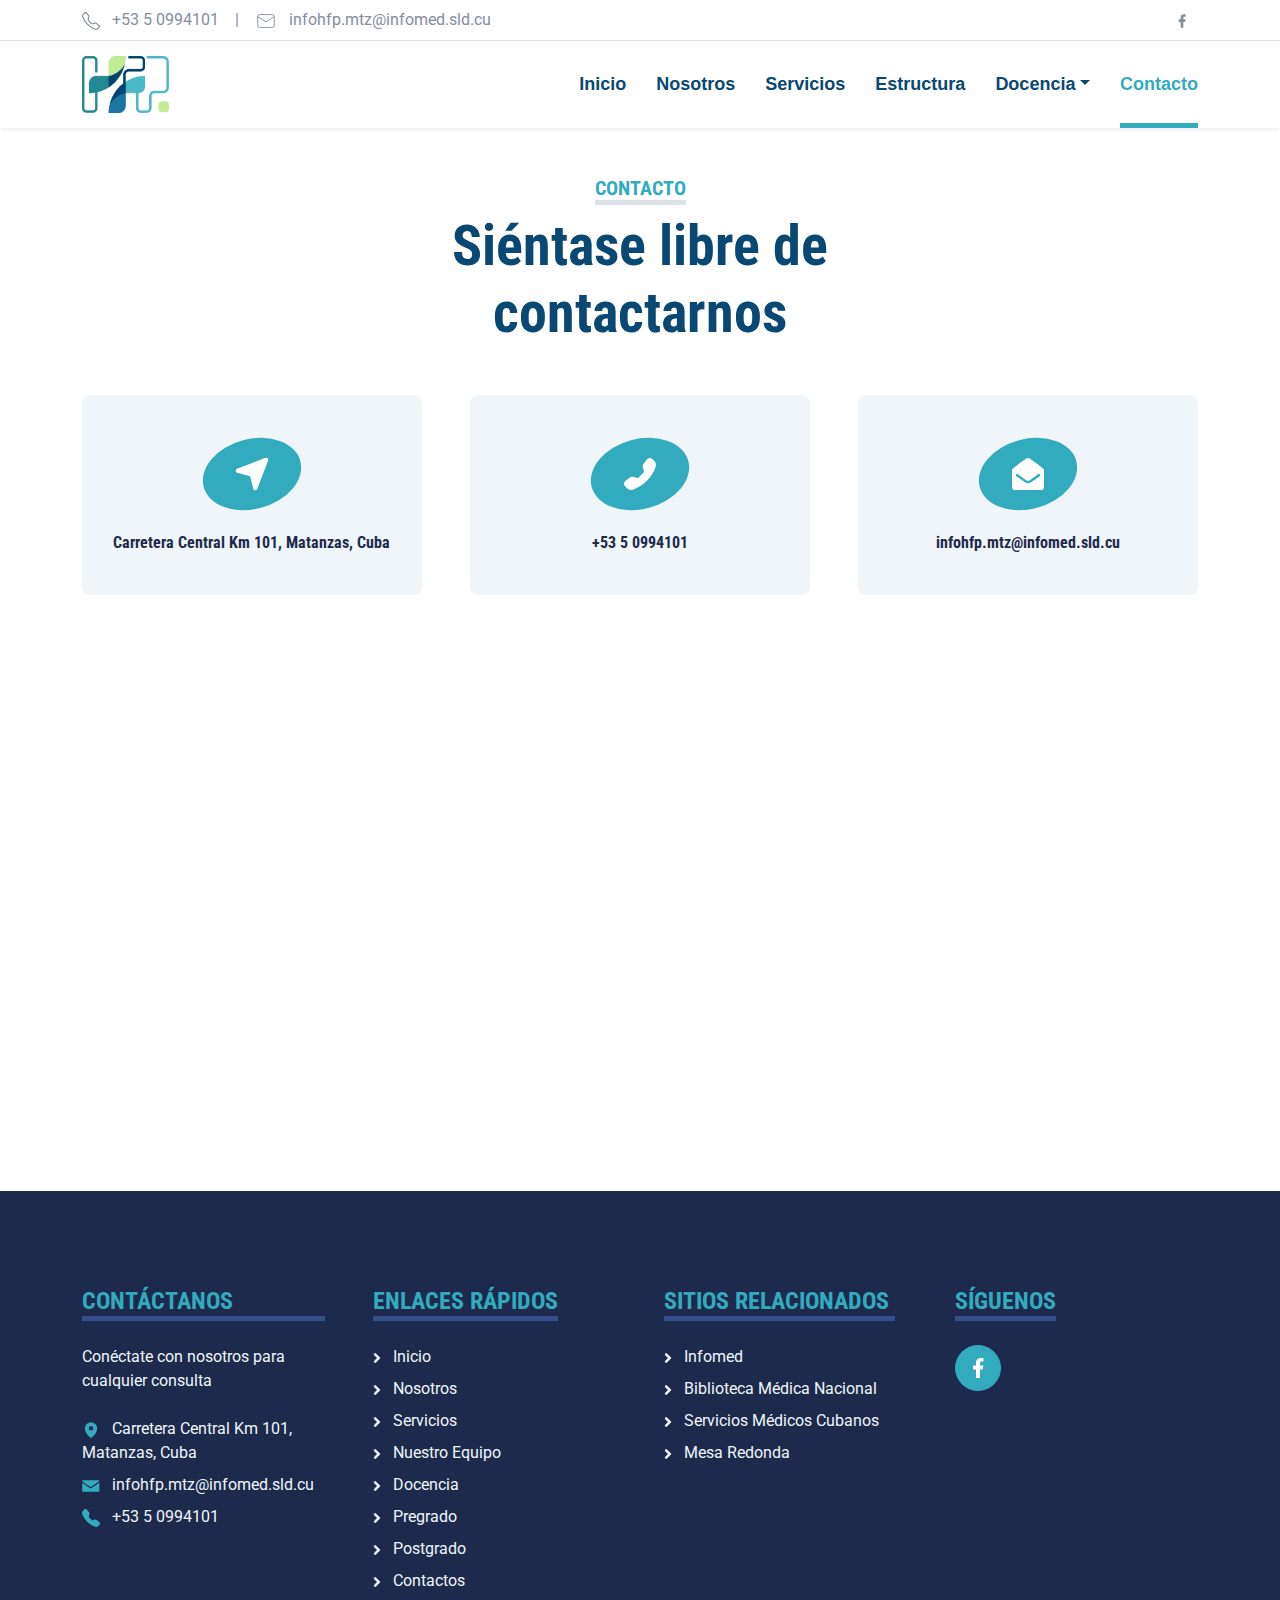
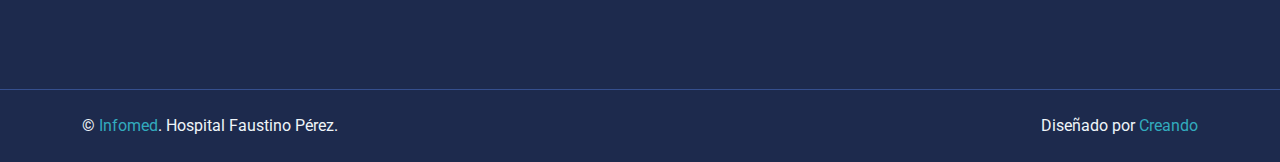
<file: contact.html>
<!DOCTYPE html>
<html lang="en">

<head>
    <meta charset="utf-8">
    <title>Hospital Faustino Pérez</title>
    <meta content="width=device-width, initial-scale=1.0" name="viewport">
    <meta content="Hospital Faustino Pérez, Hospital Faustino Matanzas, Hospital Matanzas, HFP, HFP Matanzas, Hospital Faustino Cuba, Hospital Faustino" name="keywords">
    <meta content="Hospital Clínico Quirúrgico Docente Faustino Pérez" name="description">

    <!-- Favicon -->
    <link href="icon/Logo-web-icon.png" rel="icon">

    <!-- Google Web Fonts -->
    <link rel="preconnect" href="https://fonts.gstatic.com">
    <link href="https://fonts.googleapis.com/css2?family=Roboto+Condensed:wght@400;700&family=Roboto:wght@400;700&display=swap" rel="stylesheet">  

    <!-- Icon Font Stylesheet -->
    <link href="https://cdnjs.cloudflare.com/ajax/libs/font-awesome/5.15.0/css/all.min.css" rel="stylesheet">
    <link href="https://cdn.jsdelivr.net/npm/bootstrap-icons@1.4.1/font/bootstrap-icons.css" rel="stylesheet">

    <!-- Libraries Stylesheet -->
    <link href="lib/owlcarousel/assets/owl.carousel.min.css" rel="stylesheet">
    <link href="lib/tempusdominus/css/tempusdominus-bootstrap-4.min.css" rel="stylesheet" />

    <!-- Customized Bootstrap Stylesheet -->
    <link href="css/bootstrap.min.css" rel="stylesheet">

    <!-- Template Stylesheet -->
    <link href="css/style.css" rel="stylesheet">
</head>

<body>
    <!-- Topbar Start -->
    <div class="container-fluid py-2 border-bottom d-none d-lg-block">
        <div class="container">
            <div class="row">
                <div class="col-md-8 text-center text-lg-start mb-2 mb-lg-0">
                    <div class="d-inline-flex align-items-center">
                        <a class="text-decoration-none text-body pe-3 text-grow" href="tel:+5350994101">
                            <svg class="me-2" xmlns="http://www.w3.org/2000/svg" width="18px" height="18px" viewBox="0 0 16 16"><path fill="currentColor" d="M3.654 1.328a.678.678 0 0 0-1.015-.063L1.605 2.3c-.483.484-.661 1.169-.45 1.77a17.6 17.6 0 0 0 4.168 6.608a17.6 17.6 0 0 0 6.608 4.168c.601.211 1.286.033 1.77-.45l1.034-1.034a.678.678 0 0 0-.063-1.015l-2.307-1.794a.68.68 0 0 0-.58-.122l-2.19.547a1.75 1.75 0 0 1-1.657-.459L5.482 8.062a1.75 1.75 0 0 1-.46-1.657l.548-2.19a.68.68 0 0 0-.122-.58zM1.884.511a1.745 1.745 0 0 1 2.612.163L6.29 2.98c.329.423.445.974.315 1.494l-.547 2.19a.68.68 0 0 0 .178.643l2.457 2.457a.68.68 0 0 0 .644.178l2.189-.547a1.75 1.75 0 0 1 1.494.315l2.306 1.794c.829.645.905 1.87.163 2.611l-1.034 1.034c-.74.74-1.846 1.065-2.877.702a18.6 18.6 0 0 1-7.01-4.42a18.6 18.6 0 0 1-4.42-7.009c-.362-1.03-.037-2.137.703-2.877z"/></svg>
                            +53 5 0994101</a>
                        <span class="text-body">|</span>
                        <a class="text-decoration-none text-body px-3 text-grow" href="mailto:infohfp.mtz@infomed.sld.cu">
                            <svg class="me-2" xmlns="http://www.w3.org/2000/svg" width="22px" height="22px" viewBox="0 0 24 24"><g fill="none" stroke="currentColor" strokeLinecap="round" strokeLinejoin="round" strokeWidth="2"><path d="M3 7a2 2 0 0 1 2-2h14a2 2 0 0 1 2 2v10a2 2 0 0 1-2 2H5a2 2 0 0 1-2-2z"/><path d="m3 7l9 6l9-6"/></g></svg>
                            infohfp.mtz@infomed.sld.cu</a>
                    </div>
                </div>
                <div class="col-md-4 text-center text-lg-end">
                    <div class="d-inline-flex align-items-center">
                        <a class="text-body text-grow px-2" target="_blank" href="https://www.facebook.com/people/Hospital-Provincial-Cl%C3%ADnico-Quir%C3%BArgico-Docente-Faustino-P%C3%A9rez/100091764969888/">
                            <svg xmlns="http://www.w3.org/2000/svg" width="16px" height="16px" viewBox="0 0 24 24"><path fill="currentColor" d="M14 13.5h2.5l1-4H14v-2c0-1.03 0-2 2-2h1.5V2.14c-.326-.043-1.557-.14-2.857-.14C11.928 2 10 3.657 10 6.7v2.8H7v4h3V22h4z"/></svg>
                        </a>
                        <a class="text-body text-grow px-2" target="_blank" href=""  style="display: none;">
                            <svg xmlns="http://www.w3.org/2000/svg" width="14px" height="14px" viewBox="0 0 14 14"><g fill="none"><g clipPath="url(#IconifyId18ece67ef3a7c9d281)"><path fill="currentColor" d="M11.025.656h2.147L8.482 6.03L14 13.344H9.68L6.294 8.909l-3.87 4.435H.275l5.016-5.75L0 .657h4.43L7.486 4.71zm-.755 11.4h1.19L3.78 1.877H2.504z"/></g><defs><clipPath id="IconifyId18ece67ef3a7c9d281"><path fill="#fff" d="M0 0h14v14H0z"/></clipPath></defs></g></svg>
                        </a>
                        <a class="text-body text-grow px-2" target="_blank" href="" style="display: none;" >
                            <svg xmlns="http://www.w3.org/2000/svg" width="18px" height="18px" viewBox="0 0 24 24"><path fill="currentColor" d="M6.94 5a2 2 0 1 1-4-.002a2 2 0 0 1 4 .002M7 8.48H3V21h4zm6.32 0H9.34V21h3.94v-6.57c0-3.66 4.77-4 4.77 0V21H22v-7.93c0-6.17-7.06-5.94-8.72-2.91z"/></svg>
                        </a>
                        <a class="text-body text-grow px-2" target="_blank" href=""  style="display: none;">
                            <svg xmlns="http://www.w3.org/2000/svg" width="18px" height="18px" viewBox="0 0 24 24"><path fill="currentColor" d="M13.028 2c1.125.003 1.696.009 2.189.023l.194.007c.224.008.445.018.712.03c1.064.05 1.79.218 2.427.465c.66.254 1.216.598 1.772 1.153a4.908 4.908 0 0 1 1.153 1.772c.247.637.415 1.363.465 2.428c.012.266.022.487.03.712l.006.194c.015.492.021 1.063.023 2.188l.001.746v1.31a78.831 78.831 0 0 1-.023 2.188l-.006.194c-.008.225-.018.446-.03.712c-.05 1.065-.22 1.79-.466 2.428a4.883 4.883 0 0 1-1.153 1.772a4.915 4.915 0 0 1-1.772 1.153c-.637.247-1.363.415-2.427.465a72.11 72.11 0 0 1-.712.03l-.194.006c-.493.014-1.064.021-2.189.023l-.746.001h-1.309a78.43 78.43 0 0 1-2.189-.023l-.194-.006a63.036 63.036 0 0 1-.712-.031c-1.064-.05-1.79-.218-2.428-.465a4.889 4.889 0 0 1-1.771-1.153a4.904 4.904 0 0 1-1.154-1.772c-.247-.637-.415-1.363-.465-2.428a74.1 74.1 0 0 1-.03-.712l-.005-.194A79.047 79.047 0 0 1 2 13.028v-2.056a78.82 78.82 0 0 1 .022-2.188l.007-.194c.008-.225.018-.446.03-.712c.05-1.065.218-1.79.465-2.428A4.88 4.88 0 0 1 3.68 3.678a4.897 4.897 0 0 1 1.77-1.153c.638-.247 1.363-.415 2.428-.465c.266-.012.488-.022.712-.03l.194-.006a79 79 0 0 1 2.188-.023zM12 7a5 5 0 1 0 0 10a5 5 0 0 0 0-10m0 2a3 3 0 1 1 .001 6a3 3 0 0 1 0-6m5.25-3.5a1.25 1.25 0 0 0 0 2.5a1.25 1.25 0 0 0 0-2.5"/></svg>
                        </a>
                        <a class="text-body text-grow ps-2" target="_blank" href=""  style="display: none;">
                            <svg xmlns="http://www.w3.org/2000/svg" width="18px" height="18px" viewBox="0 0 24 24"><path fill="currentColor" d="m10 15l5.19-3L10 9zm11.56-7.83c.13.47.22 1.1.28 1.9c.07.8.1 1.49.1 2.09L22 12c0 2.19-.16 3.8-.44 4.83c-.25.9-.83 1.48-1.73 1.73c-.47.13-1.33.22-2.65.28c-1.3.07-2.49.1-3.59.1L12 19c-4.19 0-6.8-.16-7.83-.44c-.9-.25-1.48-.83-1.73-1.73c-.13-.47-.22-1.1-.28-1.9c-.07-.8-.1-1.49-.1-2.09L2 12c0-2.19.16-3.8.44-4.83c.25-.9.83-1.48 1.73-1.73c.47-.13 1.33-.22 2.65-.28c1.3-.07 2.49-.1 3.59-.1L12 5c4.19 0 6.8.16 7.83.44c.9.25 1.48.83 1.73 1.73"/></svg>
                        </a>
                    </div>
                </div>
            </div>
        </div>
    </div>
    <!-- Topbar End -->


    <!-- Navbar Start -->
    <div class="container-fluid sticky-top bg-white shadow-sm">
        <div class="container">
            <nav class="navbar navbar-expand-lg bg-white navbar-light py-3 py-lg-0">
                <a href="index.html" class="navbar-brand">
                    <h1 class="m-0 text-uppercase arial-1 d-flex align-items-center flex-row" style="font-size: 0.9cm !important;"><img src="icon/Logo.png" class="me-2" style="width: 23mm"></h1>
                </a>
                <button class="navbar-toggler" type="button" data-bs-toggle="collapse" data-bs-target="#navbarCollapse">
                    <span class="navbar-toggler-icon"></span>
                </button>
                <div class="collapse navbar-collapse" id="navbarCollapse">
                    <div class="navbar-nav ms-auto py-0">
                        <a href="index.html" class="nav-item nav-link">Inicio</a>
                        <a href="about.html" class="nav-item nav-link">Nosotros</a>
                        <a href="service.html" class="nav-item nav-link">Servicios</a>
                        <a href="structure.html" class="nav-item nav-link">Estructura</a>
                        <div class="nav-item dropdown">
                            <a href="#" class="nav-link dropdown-toggle" data-bs-toggle="dropdown">Docencia</a>
                            <div class="dropdown-menu m-0">
                                <a href="teaching.html" class="dropdown-item">Más información</a>
                                <a href="pregrade.html" class="dropdown-item">Pregrado</a>
                                <a href="postgrade.html" class="dropdown-item">Postgrado</a>
                            </div>
                        </div>
                        <div class="nav-item dropdown" style="display: none;">
                            <a href="#" class="nav-link dropdown-toggle" data-bs-toggle="dropdown">Páginas</a>
                            <div class="dropdown-menu m-0">
                                <a href="blog.html" class="dropdown-item">Historia</a>
                                <a href="detail.html" class="dropdown-item">Blog</a>
                                <a href="team.html" class="dropdown-item">Equipo</a>
                                <a href="testimonial.html" class="dropdown-item">Testimonios</a>
                                <a href="testimonial.html" class="dropdown-item">Docencia</a>
                                <a href="testimonial.html" class="dropdown-item">Investigación</a>
                                <a href="appointment.html" class="dropdown-item">Consultas</a>
                                <a href="search.html" class="dropdown-item">Buscar</a>
                            </div>
                        </div>
                        <a href="contact.html" class="nav-item nav-link active">Contacto</a>
                    </div>
                </div>
            </nav>
        </div>
    </div>
    <!-- Navbar End -->


    <!-- Contact Start -->
    <div class="container-fluid pt-5">
        <div class="container">
            <div class="text-center mx-auto mb-5" style="max-width: 600px;">
                <h5 class="d-inline-block text-primary text-uppercase border-bottom border-5">Contacto</h5>
                <h1 class="display-4">Siéntase libre de contactarnos</h1>
            </div>
            <div class="row g-5 mb-5">
                <div class="col-lg-4">
                    <div class="bg-light rounded d-flex flex-column align-items-center justify-content-center text-center" style="height: 200px;">
                        <div class="d-flex align-items-center justify-content-center btn-color rounded-circle mb-4" style="width: 100px; height: 70px; transform: rotate(-15deg);">
                            <svg class="fa fa-location-arrow text-white" style="transform: rotate(15deg);" xmlns="http://www.w3.org/2000/svg" width="38px" height="38px" viewBox="0 0 28 28"><path fill="currentColor" d="M23.959 2.104c1.213-.467 2.405.725 1.938 1.938L17.821 25.04c-.522 1.36-2.48 1.251-2.85-.157l-2.358-8.96a.75.75 0 0 0-.535-.534l-8.96-2.358c-1.408-.37-1.515-2.328-.156-2.85z"/></svg>
                        </div>
                        <h6 class="mb-0">Carretera Central Km 101, Matanzas, Cuba</h6>
                    </div>
                </div>
                <a class="col-lg-4" href="tel:+5350994101">
                    <div class="bg-light rounded d-flex flex-column align-items-center justify-content-center text-center" style="height: 200px;">
                        <div class="d-flex align-items-center justify-content-center btn-color rounded-circle mb-4" style="width: 100px; height: 70px; transform: rotate(-15deg);">
                            <svg class=" text-white " style="transform:rotateY(180deg) rotate(-15deg)" xmlns="http://www.w3.org/2000/svg" width="32px" height="32px" viewBox="0 0 16 16"><path fill="currentColor" fillRule="evenodd" d="M1.885.511a1.745 1.745 0 0 1 2.61.163L6.29 2.98c.329.423.445.974.315 1.494l-.547 2.19a.68.68 0 0 0 .178.643l2.457 2.457a.68.68 0 0 0 .644.178l2.189-.547a1.75 1.75 0 0 1 1.494.315l2.306 1.794c.829.645.905 1.87.163 2.611l-1.034 1.034c-.74.74-1.846 1.065-2.877.702a18.6 18.6 0 0 1-7.01-4.42a18.6 18.6 0 0 1-4.42-7.009c-.362-1.03-.037-2.137.703-2.877z"/></svg>
                        </div>
                        <h6 class="mb-0">+53 5 0994101</h6>
                    </div>
                </a>
                <a class="col-lg-4" href="mailto:infohfp.mtz@infomed.sld.cu">
                    <div class="bg-light rounded d-flex flex-column align-items-center justify-content-center text-center" style="height: 200px;">
                        <div class="d-flex align-items-center justify-content-center btn-color rounded-circle mb-4" style="width: 100px; height: 70px; transform: rotate(-15deg);">
                            <svg class="fa fa-2x fa-envelope-open text-white" style="transform: rotate(15deg);" xmlns="http://www.w3.org/2000/svg" width="1em" height="1em" viewBox="0 0 1792 1792"><path fill="currentColor" d="M1792 654v978q0 66-47 113t-113 47H160q-66 0-113-47T0 1632V654q0-15 11-24q8-7 39-34.5t41.5-36T137 522t70-55.5t96-73t143.5-107T639 146q5-4 52.5-40T763 53.5t64-35T896 0t69 18.5t65 35.5t71 52t52 40q110 80 192.5 140.5t143.5 107t96 73t70 55.5t45.5 37.5t41.5 36t39 34.5q11 9 11 24m-564 585q263-191 345-252q11-8 12.5-20.5T1579 943l-38-52q-8-11-21-12.5t-24 6.5q-231 169-343 250q-5 3-52 39t-71.5 52.5t-64.5 35t-69 18.5t-69-18.5t-64.5-35T691 1174t-52-39q-186-134-343-250q-11-8-24-6.5T251 891l-38 52q-8 11-6.5 23.5T219 987q82 61 345 252q10 8 50 38t65 47t64 39.5t77.5 33.5t75.5 11t75.5-11t79-34.5t64.5-39.5t65-47.5t48-36.5"/></svg>
                        </div>
                        <h6 class="mb-0">infohfp.mtz@infomed.sld.cu</h6>
                    </div>
                </a>
            </div>
            <div class="row">
                <div class="col-12" style="height: 500px;">
                    <div class="position-relative h-100">
                        <iframe class="position-relative w-100 h-100"
                            src="https://www.google.com/maps/embed?pb=!1m18!1m12!1m3!1d5192.078036444757!2d-81.6009349329118!3d23.047494972851034!2m3!1f0!2f0!3f0!3m2!1i1024!2i768!4f13.1!3m3!1m2!1s0x88d2fc090fc104d1%3A0xbc0d2469be7baa45!2sHospital%20Faustino%20P%C3%A9rez.!5e0!3m2!1ses-419!2scu!4v1710186013616!5m2!1ses-419!2scu"
                            frameborder="0" style="border:0;" allowfullscreen="" aria-hidden="false"
                            tabindex="0"></iframe>
                    </div>
                </div>
            </div>
        </div>
    </div>
    <!-- Contact End -->


    <!-- Footer Start -->
    <div class="container-fluid bg-dark text-light mt-5 py-5">
        <div class="container py-5">
            <div class="row g-5">
                <div class="col-lg-3 col-md-6 d-flex flex-column">
                    <h4 class="d-inline-block text-primary text-uppercase border-bottom border-5 border-secondary mb-4">Contáctanos</h4>
                    <p class="mb-4">Conéctate con nosotros para cualquier consulta</p>
                    <p class="mb-2">
                        <svg class="fa text-primary me-2" xmlns="http://www.w3.org/2000/svg" width="18px" height="18px" viewBox="0 0 256 256"><path fill="currentColor" d="M128 16a88.1 88.1 0 0 0-88 88c0 75.3 80 132.17 83.41 134.55a8 8 0 0 0 9.18 0C136 236.17 216 179.3 216 104a88.1 88.1 0 0 0-88-88m0 56a32 32 0 1 1-32 32a32 32 0 0 1 32-32"/></svg>
                        Carretera Central Km 101, Matanzas, Cuba
                    </p>
                    <a class="mb-2 text-light text-grow" href="mailto:infohfp.mtz@infomed.sld.cu">
                        <svg class="fa text-primary me-2" xmlns="http://www.w3.org/2000/svg" width="18px" height="18px" viewBox="0 0 42 42"><path fill="currentColor" d="M40.5 31.5v-18S22.3 26.2 20.53 26.859C18.79 26.23.5 13.5.5 13.5v18c0 2.5.53 3 3 3h34c2.529 0 3-.439 3-3m-.029-21.529c0-1.821-.531-2.471-2.971-2.471h-34c-2.51 0-3 .78-3 2.6l.03.28s18.069 12.44 20 13.12c2.04-.79 19.97-13.4 19.97-13.4z"/></svg>
                        infohfp.mtz@infomed.sld.cu
                    </a>
                    <a class="mb-0 text-light text-grow" href="tel:+5350994101">
                        <svg class="fa fa-phone-alt text-primary me-2" xmlns="http://www.w3.org/2000/svg" width="18px" height="18px" viewBox="0 0 16 16"><path fill="currentColor" fillRule="evenodd" d="M1.885.511a1.745 1.745 0 0 1 2.61.163L6.29 2.98c.329.423.445.974.315 1.494l-.547 2.19a.68.68 0 0 0 .178.643l2.457 2.457a.68.68 0 0 0 .644.178l2.189-.547a1.75 1.75 0 0 1 1.494.315l2.306 1.794c.829.645.905 1.87.163 2.611l-1.034 1.034c-.74.74-1.846 1.065-2.877.702a18.6 18.6 0 0 1-7.01-4.42a18.6 18.6 0 0 1-4.42-7.009c-.362-1.03-.037-2.137.703-2.877z"/></svg>
                        +53 5 0994101
                    </a>
                </div>
                <div class="col-lg-3 col-md-6">
                    <h4 class="d-inline-block text-primary text-uppercase border-bottom border-5 border-secondary mb-4">Enlaces Rápidos</h4>
                    <div class="d-flex flex-column justify-content-start">
                        <a class="text-light text-grow mb-2" href="index.html">
                            <svg class="me-2" xmlns="http://www.w3.org/2000/svg" width="0.5em" height="1em" viewBox="0 0 256 512"><path fill="currentColor" d="m224.3 273l-136 136c-9.4 9.4-24.6 9.4-33.9 0l-22.6-22.6c-9.4-9.4-9.4-24.6 0-33.9l96.4-96.4l-96.4-96.4c-9.4-9.4-9.4-24.6 0-33.9L54.3 103c9.4-9.4 24.6-9.4 33.9 0l136 136c9.5 9.4 9.5 24.6.1 34"/></svg>
                            Inicio</a>
                        <a class="text-light text-grow mb-2" href="about.html">
                            <svg class="me-2" xmlns="http://www.w3.org/2000/svg" width="0.5em" height="1em" viewBox="0 0 256 512"><path fill="currentColor" d="m224.3 273l-136 136c-9.4 9.4-24.6 9.4-33.9 0l-22.6-22.6c-9.4-9.4-9.4-24.6 0-33.9l96.4-96.4l-96.4-96.4c-9.4-9.4-9.4-24.6 0-33.9L54.3 103c9.4-9.4 24.6-9.4 33.9 0l136 136c9.5 9.4 9.5 24.6.1 34"/></svg>
                            Nosotros</a>
                        <a class="text-light text-grow mb-2" href="service.html">
                            <svg class="me-2" xmlns="http://www.w3.org/2000/svg" width="0.5em" height="1em" viewBox="0 0 256 512"><path fill="currentColor" d="m224.3 273l-136 136c-9.4 9.4-24.6 9.4-33.9 0l-22.6-22.6c-9.4-9.4-9.4-24.6 0-33.9l96.4-96.4l-96.4-96.4c-9.4-9.4-9.4-24.6 0-33.9L54.3 103c9.4-9.4 24.6-9.4 33.9 0l136 136c9.5 9.4 9.5 24.6.1 34"/></svg>
                            Servicios</a>
                        <a class="text-light text-grow mb-2" href="structure.html">
                            <svg class="me-2" xmlns="http://www.w3.org/2000/svg" width="0.5em" height="1em" viewBox="0 0 256 512"><path fill="currentColor" d="m224.3 273l-136 136c-9.4 9.4-24.6 9.4-33.9 0l-22.6-22.6c-9.4-9.4-9.4-24.6 0-33.9l96.4-96.4l-96.4-96.4c-9.4-9.4-9.4-24.6 0-33.9L54.3 103c9.4-9.4 24.6-9.4 33.9 0l136 136c9.5 9.4 9.5 24.6.1 34"/></svg>
                            Nuestro Equipo</a>
                        <a class="text-light text-grow mb-2" href="teaching.html">
                            <svg class="me-2" xmlns="http://www.w3.org/2000/svg" width="0.5em" height="1em" viewBox="0 0 256 512"><path fill="currentColor" d="m224.3 273l-136 136c-9.4 9.4-24.6 9.4-33.9 0l-22.6-22.6c-9.4-9.4-9.4-24.6 0-33.9l96.4-96.4l-96.4-96.4c-9.4-9.4-9.4-24.6 0-33.9L54.3 103c9.4-9.4 24.6-9.4 33.9 0l136 136c9.5 9.4 9.5 24.6.1 34"/></svg>
                            Docencia</a>
                        <a class="text-light text-grow mb-2" href="pregrade.html">
                            <svg class="me-2" xmlns="http://www.w3.org/2000/svg" width="0.5em" height="1em" viewBox="0 0 256 512"><path fill="currentColor" d="m224.3 273l-136 136c-9.4 9.4-24.6 9.4-33.9 0l-22.6-22.6c-9.4-9.4-9.4-24.6 0-33.9l96.4-96.4l-96.4-96.4c-9.4-9.4-9.4-24.6 0-33.9L54.3 103c9.4-9.4 24.6-9.4 33.9 0l136 136c9.5 9.4 9.5 24.6.1 34"/></svg>
                            Pregrado</a>
                        <a class="text-light text-grow mb-2" href="postgrade.html">
                            <svg class="me-2" xmlns="http://www.w3.org/2000/svg" width="0.5em" height="1em" viewBox="0 0 256 512"><path fill="currentColor" d="m224.3 273l-136 136c-9.4 9.4-24.6 9.4-33.9 0l-22.6-22.6c-9.4-9.4-9.4-24.6 0-33.9l96.4-96.4l-96.4-96.4c-9.4-9.4-9.4-24.6 0-33.9L54.3 103c9.4-9.4 24.6-9.4 33.9 0l136 136c9.5 9.4 9.5 24.6.1 34"/></svg>
                            Postgrado</a>
                        <a class="text-light text-grow" href="contact.html">
                            <svg class="me-2" xmlns="http://www.w3.org/2000/svg" width="0.5em" height="1em" viewBox="0 0 256 512"><path fill="currentColor" d="m224.3 273l-136 136c-9.4 9.4-24.6 9.4-33.9 0l-22.6-22.6c-9.4-9.4-9.4-24.6 0-33.9l96.4-96.4l-96.4-96.4c-9.4-9.4-9.4-24.6 0-33.9L54.3 103c9.4-9.4 24.6-9.4 33.9 0l136 136c9.5 9.4 9.5 24.6.1 34"/></svg>
                            Contactos</a>
                    </div>
                </div>
                <div class="col-lg-3 col-md-6">
                    <h4 class="d-inline-block text-primary text-uppercase border-bottom border-5 border-secondary mb-4">Sitios relacionados&nbsp;</h4>
                    <div class="d-flex flex-column justify-content-start">
                        <a class="text-light text-grow mb-2" href="https://www.sld.cu/">
                            <svg class="me-2" xmlns="http://www.w3.org/2000/svg" width="0.5em" height="1em" viewBox="0 0 256 512"><path fill="currentColor" d="m224.3 273l-136 136c-9.4 9.4-24.6 9.4-33.9 0l-22.6-22.6c-9.4-9.4-9.4-24.6 0-33.9l96.4-96.4l-96.4-96.4c-9.4-9.4-9.4-24.6 0-33.9L54.3 103c9.4-9.4 24.6-9.4 33.9 0l136 136c9.5 9.4 9.5 24.6.1 34"/></svg>
                            Infomed</a>
                        <a class="text-light text-grow mb-2" href="https://bmns.sld.cu/">
                            <svg class="me-2" xmlns="http://www.w3.org/2000/svg" width="0.5em" height="1em" viewBox="0 0 256 512"><path fill="currentColor" d="m224.3 273l-136 136c-9.4 9.4-24.6 9.4-33.9 0l-22.6-22.6c-9.4-9.4-9.4-24.6 0-33.9l96.4-96.4l-96.4-96.4c-9.4-9.4-9.4-24.6 0-33.9L54.3 103c9.4-9.4 24.6-9.4 33.9 0l136 136c9.5 9.4 9.5 24.6.1 34"/></svg>
                            Biblioteca Médica Nacional</a>
                        <a class="text-light text-grow mb-2" href="http://www.smcsalud.cu/">
                            <svg class="me-2" xmlns="http://www.w3.org/2000/svg" width="0.5em" height="1em" viewBox="0 0 256 512"><path fill="currentColor" d="m224.3 273l-136 136c-9.4 9.4-24.6 9.4-33.9 0l-22.6-22.6c-9.4-9.4-9.4-24.6 0-33.9l96.4-96.4l-96.4-96.4c-9.4-9.4-9.4-24.6 0-33.9L54.3 103c9.4-9.4 24.6-9.4 33.9 0l136 136c9.5 9.4 9.5 24.6.1 34"/></svg>
                            Servicios Médicos Cubanos</a>
                        <a class="text-light text-grow mb-2" href="http://mesaredonda.cubadebate.cu/">
                            <svg class="me-2" xmlns="http://www.w3.org/2000/svg" width="0.5em" height="1em" viewBox="0 0 256 512"><path fill="currentColor" d="m224.3 273l-136 136c-9.4 9.4-24.6 9.4-33.9 0l-22.6-22.6c-9.4-9.4-9.4-24.6 0-33.9l96.4-96.4l-96.4-96.4c-9.4-9.4-9.4-24.6 0-33.9L54.3 103c9.4-9.4 24.6-9.4 33.9 0l136 136c9.5 9.4 9.5 24.6.1 34"/></svg>
                            Mesa Redonda </a>
                    </div>
                </div>
                <div class="col-lg-3 col-md-6">
                    <h4 class="d-inline-block text-primary text-uppercase border-bottom border-5 border-secondary mb-4">Síguenos</h4>
                    <div class="d-flex">
                        <a class="btn btn-lg btn-color btn-lg-square rounded-circle me-2 d-flex justify-content-center align-items-center" style="display: none !important;" target="_blank" href="#">
                            <svg xmlns="http://www.w3.org/2000/svg" width="20px" height="20px" viewBox="0 0 14 14"><g fill="none"><g clipPath="url(#IconifyId18ece67ef3a7c9d281)"><path fill="currentColor" d="M11.025.656h2.147L8.482 6.03L14 13.344H9.68L6.294 8.909l-3.87 4.435H.275l5.016-5.75L0 .657h4.43L7.486 4.71zm-.755 11.4h1.19L3.78 1.877H2.504z"/></g><defs><clipPath id="IconifyId18ece67ef3a7c9d281"><path fill="#fff" d="M0 0h14v14H0z"/></clipPath></defs></g></svg>
                        </a>
                        <a class="btn btn-lg btn-color btn-lg-square rounded-circle me-2 d-flex justify-content-center align-items-center" target="_blank" href="https://www.facebook.com/people/Hospital-Provincial-Cl%C3%ADnico-Quir%C3%BArgico-Docente-Faustino-P%C3%A9rez/100091764969888/">
                            <svg xmlns="http://www.w3.org/2000/svg" width="24px" height="24px" viewBox="0 0 24 24"><path fill="currentColor" d="M14 13.5h2.5l1-4H14v-2c0-1.03 0-2 2-2h1.5V2.14c-.326-.043-1.557-.14-2.857-.14C11.928 2 10 3.657 10 6.7v2.8H7v4h3V22h4z"/></svg>
                        </a>
                        <a class="btn btn-lg btn-color btn-lg-square rounded-circle me-2 d-flex justify-content-center align-items-center" style="display: none !important;"  target="_blank" href="#">
                            <svg xmlns="http://www.w3.org/2000/svg" width="24px" height="24px" viewBox="0 0 24 24"><path fill="currentColor" d="M6.94 5a2 2 0 1 1-4-.002a2 2 0 0 1 4 .002M7 8.48H3V21h4zm6.32 0H9.34V21h3.94v-6.57c0-3.66 4.77-4 4.77 0V21H22v-7.93c0-6.17-7.06-5.94-8.72-2.91z"/></svg>
                        </a>
                        <a class="btn btn-lg btn-color btn-lg-square rounded-circle d-flex justify-content-center align-items-center" style="display: none !important;"  target="_blank" href="#">
                            <svg xmlns="http://www.w3.org/2000/svg" width="24px" height="24px" viewBox="0 0 24 24"><path fill="currentColor" d="M13.028 2c1.125.003 1.696.009 2.189.023l.194.007c.224.008.445.018.712.03c1.064.05 1.79.218 2.427.465c.66.254 1.216.598 1.772 1.153a4.908 4.908 0 0 1 1.153 1.772c.247.637.415 1.363.465 2.428c.012.266.022.487.03.712l.006.194c.015.492.021 1.063.023 2.188l.001.746v1.31a78.831 78.831 0 0 1-.023 2.188l-.006.194c-.008.225-.018.446-.03.712c-.05 1.065-.22 1.79-.466 2.428a4.883 4.883 0 0 1-1.153 1.772a4.915 4.915 0 0 1-1.772 1.153c-.637.247-1.363.415-2.427.465a72.11 72.11 0 0 1-.712.03l-.194.006c-.493.014-1.064.021-2.189.023l-.746.001h-1.309a78.43 78.43 0 0 1-2.189-.023l-.194-.006a63.036 63.036 0 0 1-.712-.031c-1.064-.05-1.79-.218-2.428-.465a4.889 4.889 0 0 1-1.771-1.153a4.904 4.904 0 0 1-1.154-1.772c-.247-.637-.415-1.363-.465-2.428a74.1 74.1 0 0 1-.03-.712l-.005-.194A79.047 79.047 0 0 1 2 13.028v-2.056a78.82 78.82 0 0 1 .022-2.188l.007-.194c.008-.225.018-.446.03-.712c.05-1.065.218-1.79.465-2.428A4.88 4.88 0 0 1 3.68 3.678a4.897 4.897 0 0 1 1.77-1.153c.638-.247 1.363-.415 2.428-.465c.266-.012.488-.022.712-.03l.194-.006a79 79 0 0 1 2.188-.023zM12 7a5 5 0 1 0 0 10a5 5 0 0 0 0-10m0 2a3 3 0 1 1 .001 6a3 3 0 0 1 0-6m5.25-3.5a1.25 1.25 0 0 0 0 2.5a1.25 1.25 0 0 0 0-2.5"/></svg>
                        </a>
                    </div>
                </div>
            </div>
        </div>
    </div>
    <div class="container-fluid bg-dark text-light border-top border-secondary py-4">
        <div class="container">
            <div class="row g-5">
                <div class="col-md-6 text-center text-md-start">
                    <p class="mb-md-0">&copy;
					 <a class="text-primary" href="https://www.sld.cu/">Infomed</a>. Hospital Faustino Pérez.</p>
                </div>
                <div class="col-md-6 text-center text-md-end">
                    <p class="mb-0">Diseñado por <a class="text-primary" href="https://www.facebook.com/profile.php?id=61554470506329&mibextid=ZbWKwL">Creando</a></p>
                </div>
            </div>
        </div>
    </div>
    <!-- Footer End -->


    <!-- Back to Top -->
    <a href="#" class="btn btn-lg btn-primary btn-lg-square back-to-top"><svg xmlns="http://www.w3.org/2000/svg" width="32px" height="32px" viewBox="0 0 24 24"><path fill="currentColor" d="m11.5 7.415l-3.746 3.747q-.14.14-.344.15q-.204.01-.364-.15t-.16-.354q0-.195.16-.354l4.389-4.389q.242-.242.565-.242q.323 0 .565.242l4.389 4.389q.14.14.15.344q.01.204-.15.364t-.354.16t-.354-.16L12.5 7.415v9.393q0 .213-.143.356q-.144.144-.357.144t-.357-.144q-.143-.143-.143-.356z"/></svg></a>


    <!-- JavaScript Libraries -->
    <script src="https://code.jquery.com/jquery-3.4.1.min.js"></script>
    <script src="https://cdn.jsdelivr.net/npm/bootstrap@5.0.0/dist/js/bootstrap.bundle.min.js"></script>
    <script src="lib/easing/easing.min.js"></script>
    <script src="lib/waypoints/waypoints.min.js"></script>
    <script src="lib/owlcarousel/owl.carousel.min.js"></script>
    <script src="lib/tempusdominus/js/moment.min.js"></script>
    <script src="lib/tempusdominus/js/moment-timezone.min.js"></script>
    <script src="lib/tempusdominus/js/tempusdominus-bootstrap-4.min.js"></script>

    <!-- Template Javascript -->
    <script src="js/main.js"></script>
</body>

</html>
</file>
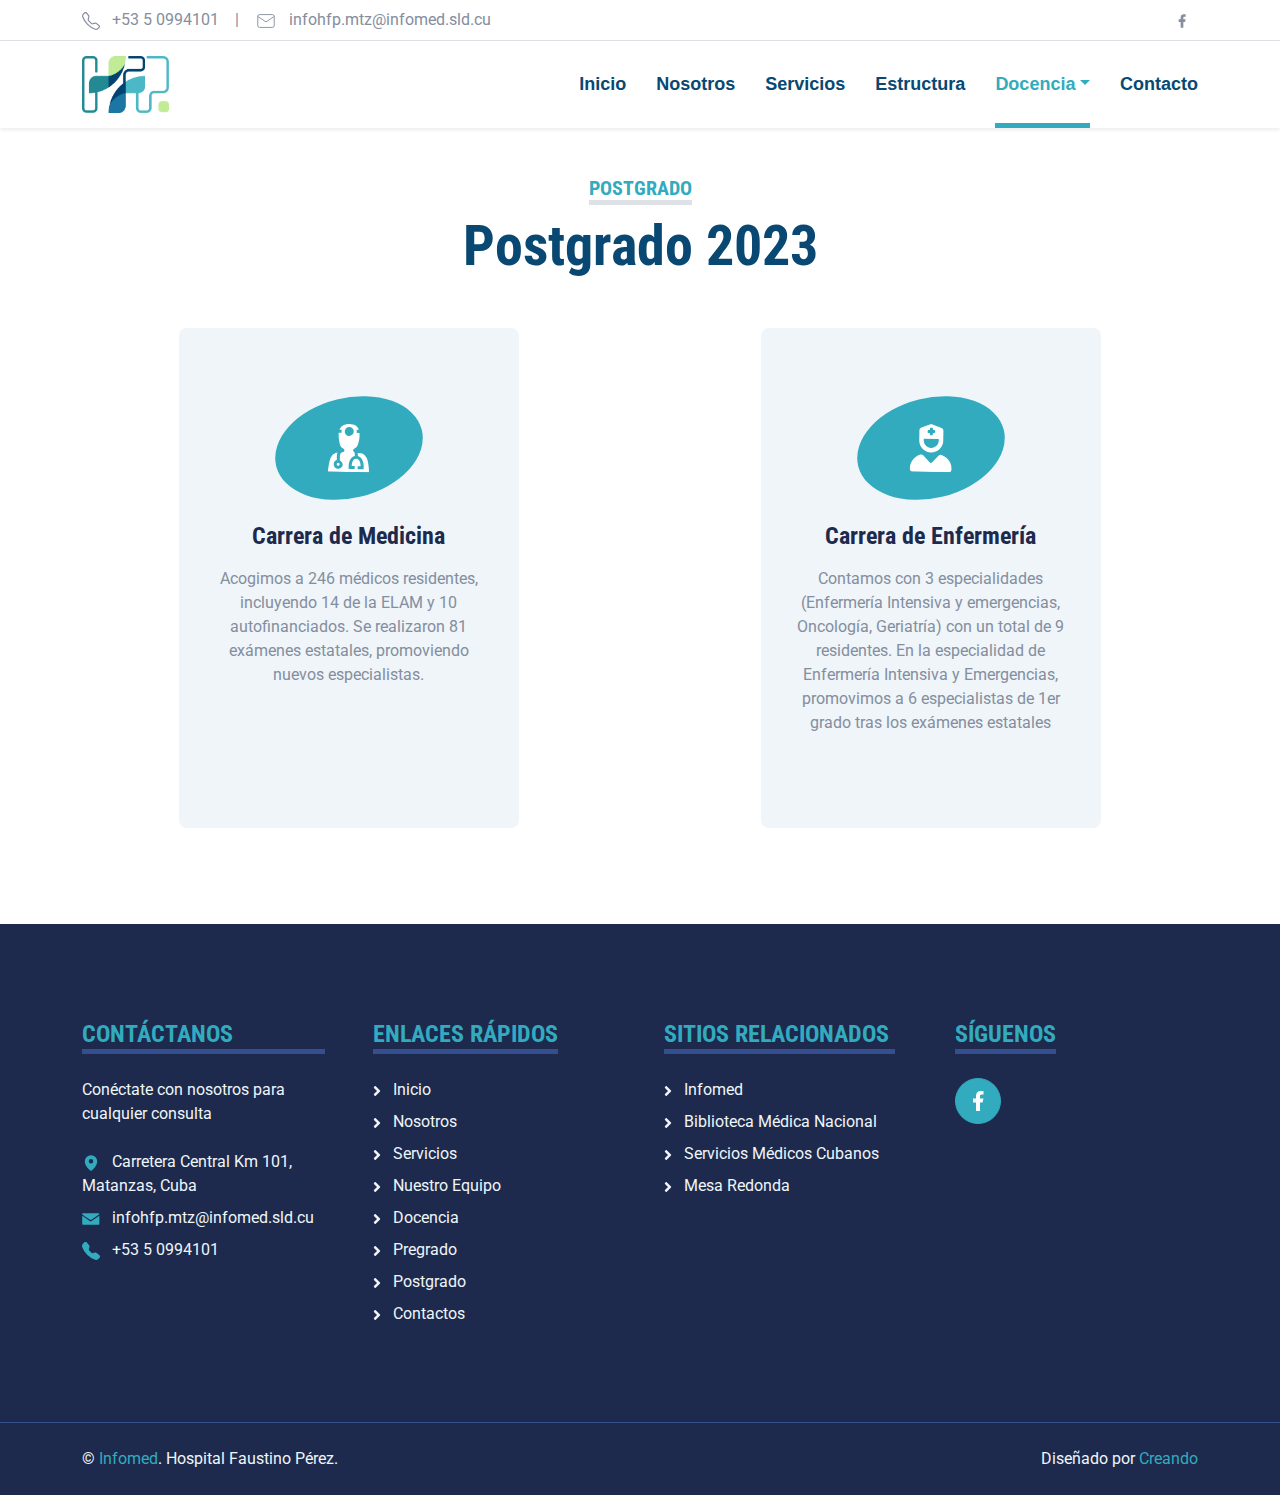
<file: postgrade.html>
<!DOCTYPE html>
<html lang="en">

<head>
    <meta charset="utf-8">
    <title>Hospital Faustino Pérez</title>
    <meta content="width=device-width, initial-scale=1.0" name="viewport">
    <meta content="Hospital Faustino Pérez, Hospital Faustino Matanzas, Hospital Matanzas, HFP, HFP Matanzas, Hospital Faustino Cuba, Hospital Faustino" name="keywords">
    <meta content="Hospital Clínico Quirúrgico Docente Faustino Pérez" name="description">

    <!-- Favicon -->
    <link href="icon/Logo-web-icon.png" rel="icon">

    <!-- Google Web Fonts -->
    <link rel="preconnect" href="https://fonts.gstatic.com">
    <link href="https://fonts.googleapis.com/css2?family=Roboto+Condensed:wght@400;700&family=Roboto:wght@400;700&display=swap" rel="stylesheet">  

    <!-- Icon Font Stylesheet -->
    <link href="https://cdnjs.cloudflare.com/ajax/libs/font-awesome/5.15.0/css/all.min.css" rel="stylesheet">
    <link href="https://cdn.jsdelivr.net/npm/bootstrap-icons@1.4.1/font/bootstrap-icons.css" rel="stylesheet">

    <!-- Libraries Stylesheet -->
    <link href="lib/owlcarousel/assets/owl.carousel.min.css" rel="stylesheet">
    <link href="lib/tempusdominus/css/tempusdominus-bootstrap-4.min.css" rel="stylesheet" />

    <!-- Customized Bootstrap Stylesheet -->
    <link href="css/bootstrap.min.css" rel="stylesheet">

    <!-- Template Stylesheet -->
    <link href="css/style.css" rel="stylesheet">
</head>

<body>
    <!-- Topbar Start -->
    <div class="container-fluid py-2 border-bottom d-none d-lg-block">
        <div class="container">
            <div class="row">
                <div class="col-md-8 text-center text-lg-start mb-2 mb-lg-0">
                    <div class="d-inline-flex align-items-center">
                        <a class="text-decoration-none text-body pe-3 text-grow" href="tel:+5350994101">
                            <svg class="me-2" xmlns="http://www.w3.org/2000/svg" width="18px" height="18px" viewBox="0 0 16 16"><path fill="currentColor" d="M3.654 1.328a.678.678 0 0 0-1.015-.063L1.605 2.3c-.483.484-.661 1.169-.45 1.77a17.6 17.6 0 0 0 4.168 6.608a17.6 17.6 0 0 0 6.608 4.168c.601.211 1.286.033 1.77-.45l1.034-1.034a.678.678 0 0 0-.063-1.015l-2.307-1.794a.68.68 0 0 0-.58-.122l-2.19.547a1.75 1.75 0 0 1-1.657-.459L5.482 8.062a1.75 1.75 0 0 1-.46-1.657l.548-2.19a.68.68 0 0 0-.122-.58zM1.884.511a1.745 1.745 0 0 1 2.612.163L6.29 2.98c.329.423.445.974.315 1.494l-.547 2.19a.68.68 0 0 0 .178.643l2.457 2.457a.68.68 0 0 0 .644.178l2.189-.547a1.75 1.75 0 0 1 1.494.315l2.306 1.794c.829.645.905 1.87.163 2.611l-1.034 1.034c-.74.74-1.846 1.065-2.877.702a18.6 18.6 0 0 1-7.01-4.42a18.6 18.6 0 0 1-4.42-7.009c-.362-1.03-.037-2.137.703-2.877z"/></svg>
                            +53 5 0994101</a>
                        <span class="text-body">|</span>
                        <a class="text-decoration-none text-body px-3 text-grow" href="mailto:infohfp.mtz@infomed.sld.cu">
                            <svg class="me-2" xmlns="http://www.w3.org/2000/svg" width="22px" height="22px" viewBox="0 0 24 24"><g fill="none" stroke="currentColor" strokeLinecap="round" strokeLinejoin="round" strokeWidth="2"><path d="M3 7a2 2 0 0 1 2-2h14a2 2 0 0 1 2 2v10a2 2 0 0 1-2 2H5a2 2 0 0 1-2-2z"/><path d="m3 7l9 6l9-6"/></g></svg>
                            infohfp.mtz@infomed.sld.cu</a>
                    </div>
                </div>
                <div class="col-md-4 text-center text-lg-end">
                    <div class="d-inline-flex align-items-center">
                        <a class="text-body text-grow px-2" target="_blank" href="https://www.facebook.com/people/Hospital-Provincial-Cl%C3%ADnico-Quir%C3%BArgico-Docente-Faustino-P%C3%A9rez/100091764969888/">
                            <svg xmlns="http://www.w3.org/2000/svg" width="16px" height="16px" viewBox="0 0 24 24"><path fill="currentColor" d="M14 13.5h2.5l1-4H14v-2c0-1.03 0-2 2-2h1.5V2.14c-.326-.043-1.557-.14-2.857-.14C11.928 2 10 3.657 10 6.7v2.8H7v4h3V22h4z"/></svg>
                        </a>
                        <a class="text-body text-grow px-2" target="_blank" href=""  style="display: none;">
                            <svg xmlns="http://www.w3.org/2000/svg" width="14px" height="14px" viewBox="0 0 14 14"><g fill="none"><g clipPath="url(#IconifyId18ece67ef3a7c9d281)"><path fill="currentColor" d="M11.025.656h2.147L8.482 6.03L14 13.344H9.68L6.294 8.909l-3.87 4.435H.275l5.016-5.75L0 .657h4.43L7.486 4.71zm-.755 11.4h1.19L3.78 1.877H2.504z"/></g><defs><clipPath id="IconifyId18ece67ef3a7c9d281"><path fill="#fff" d="M0 0h14v14H0z"/></clipPath></defs></g></svg>
                        </a>
                        <a class="text-body text-grow px-2" target="_blank" href="" style="display: none;" >
                            <svg xmlns="http://www.w3.org/2000/svg" width="18px" height="18px" viewBox="0 0 24 24"><path fill="currentColor" d="M6.94 5a2 2 0 1 1-4-.002a2 2 0 0 1 4 .002M7 8.48H3V21h4zm6.32 0H9.34V21h3.94v-6.57c0-3.66 4.77-4 4.77 0V21H22v-7.93c0-6.17-7.06-5.94-8.72-2.91z"/></svg>
                        </a>
                        <a class="text-body text-grow px-2" target="_blank" href=""  style="display: none;">
                            <svg xmlns="http://www.w3.org/2000/svg" width="18px" height="18px" viewBox="0 0 24 24"><path fill="currentColor" d="M13.028 2c1.125.003 1.696.009 2.189.023l.194.007c.224.008.445.018.712.03c1.064.05 1.79.218 2.427.465c.66.254 1.216.598 1.772 1.153a4.908 4.908 0 0 1 1.153 1.772c.247.637.415 1.363.465 2.428c.012.266.022.487.03.712l.006.194c.015.492.021 1.063.023 2.188l.001.746v1.31a78.831 78.831 0 0 1-.023 2.188l-.006.194c-.008.225-.018.446-.03.712c-.05 1.065-.22 1.79-.466 2.428a4.883 4.883 0 0 1-1.153 1.772a4.915 4.915 0 0 1-1.772 1.153c-.637.247-1.363.415-2.427.465a72.11 72.11 0 0 1-.712.03l-.194.006c-.493.014-1.064.021-2.189.023l-.746.001h-1.309a78.43 78.43 0 0 1-2.189-.023l-.194-.006a63.036 63.036 0 0 1-.712-.031c-1.064-.05-1.79-.218-2.428-.465a4.889 4.889 0 0 1-1.771-1.153a4.904 4.904 0 0 1-1.154-1.772c-.247-.637-.415-1.363-.465-2.428a74.1 74.1 0 0 1-.03-.712l-.005-.194A79.047 79.047 0 0 1 2 13.028v-2.056a78.82 78.82 0 0 1 .022-2.188l.007-.194c.008-.225.018-.446.03-.712c.05-1.065.218-1.79.465-2.428A4.88 4.88 0 0 1 3.68 3.678a4.897 4.897 0 0 1 1.77-1.153c.638-.247 1.363-.415 2.428-.465c.266-.012.488-.022.712-.03l.194-.006a79 79 0 0 1 2.188-.023zM12 7a5 5 0 1 0 0 10a5 5 0 0 0 0-10m0 2a3 3 0 1 1 .001 6a3 3 0 0 1 0-6m5.25-3.5a1.25 1.25 0 0 0 0 2.5a1.25 1.25 0 0 0 0-2.5"/></svg>
                        </a>
                        <a class="text-body text-grow ps-2" target="_blank" href=""  style="display: none;">
                            <svg xmlns="http://www.w3.org/2000/svg" width="18px" height="18px" viewBox="0 0 24 24"><path fill="currentColor" d="m10 15l5.19-3L10 9zm11.56-7.83c.13.47.22 1.1.28 1.9c.07.8.1 1.49.1 2.09L22 12c0 2.19-.16 3.8-.44 4.83c-.25.9-.83 1.48-1.73 1.73c-.47.13-1.33.22-2.65.28c-1.3.07-2.49.1-3.59.1L12 19c-4.19 0-6.8-.16-7.83-.44c-.9-.25-1.48-.83-1.73-1.73c-.13-.47-.22-1.1-.28-1.9c-.07-.8-.1-1.49-.1-2.09L2 12c0-2.19.16-3.8.44-4.83c.25-.9.83-1.48 1.73-1.73c.47-.13 1.33-.22 2.65-.28c1.3-.07 2.49-.1 3.59-.1L12 5c4.19 0 6.8.16 7.83.44c.9.25 1.48.83 1.73 1.73"/></svg>
                        </a>
                    </div>
                </div>
            </div>
        </div>
    </div>
    <!-- Topbar End -->


    <!-- Navbar Start -->
    <div class="container-fluid sticky-top bg-white shadow-sm">
        <div class="container">
            <nav class="navbar navbar-expand-lg bg-white navbar-light py-3 py-lg-0">
                <a href="index.html" class="navbar-brand">
                    <h1 class="m-0 text-uppercase arial-1 d-flex align-items-center flex-row" style="font-size: 0.9cm !important;"><img loading="lazy" src="icon/Logo.png" class="me-2" style="width: 23mm"></h1>
                </a>
                <button class="navbar-toggler" type="button" data-bs-toggle="collapse" data-bs-target="#navbarCollapse">
                    <span class="navbar-toggler-icon"></span>
                </button>
                <div class="collapse navbar-collapse" id="navbarCollapse">
                    <div class="navbar-nav ms-auto py-0">
                        <a href="index.html" class="nav-item nav-link">Inicio</a>
                        <a href="about.html" class="nav-item nav-link">Nosotros</a>
                        <a href="service.html" class="nav-item nav-link">Servicios</a>
                        <a href="structure.html" class="nav-item nav-link">Estructura</a>
                        <div class="nav-item dropdown">
                            <a href="#" class="nav-link dropdown-toggle active" data-bs-toggle="dropdown">Docencia</a>
                            <div class="dropdown-menu m-0">
                                <a href="teaching.html" class="dropdown-item">Más información</a>
                                <a href="pregrade.html" class="dropdown-item">Pregrado</a>
                                <a href="postgrade.html" class="dropdown-item">Postgrado</a>
                            </div>
                        </div>
                        <div class="nav-item dropdown" style="display: none;">
                            <a href="#" class="nav-link dropdown-toggle" data-bs-toggle="dropdown">Páginas</a>
                            <div class="dropdown-menu m-0">
                                <a href="blog.html" class="dropdown-item">Historia</a>
                                <a href="detail.html" class="dropdown-item">Blog</a>
                                <a href="team.html" class="dropdown-item">Equipo</a>
                                <a href="testimonial.html" class="dropdown-item">Testimonios</a>
                                <a href="testimonial.html" class="dropdown-item">Docencia</a>
                                <a href="testimonial.html" class="dropdown-item">Investigación</a>
                                <a href="appointment.html" class="dropdown-item">Consultas</a>
                                <a href="search.html" class="dropdown-item">Buscar</a>
                            </div>
                        </div>
                        <a href="contact.html" class="nav-item nav-link">Contacto</a>
                    </div>
                </div>
            </nav>
        </div>
    </div>
    <!-- Navbar End -->

    <!-- Postgrade Start-->
    <div class="container-fluid py-5">
        <div class="container">
            <div class="text-center mx-auto mb-5" style="max-width: 600px;">
                <h5 class="d-inline-block text-primary text-uppercase border-bottom border-5">Postgrado</h5>
                <h1 class="display-4">Postgrado 2023</h1>
            </div>
            <div class="row g-5 d-flex justify-content-around">
                <div class="col-lg-4 col-md-6">
                    <div style="height: 500px;" class="service-item bg-light rounded d-flex flex-column align-items-center justify-content-center text-center">
                        <div class="service-icon mb-4">
                            <svg class="text-white fa-3x fa" xmlns="http://www.w3.org/2000/svg" width="1em" height="1em" viewBox="0 0 16 16"><path fill="currentColor" d="M14 11.3c-1-1.9-2-1.6-3.1-1.7c.1.3.1.6.1 1c1.6.4 2 2.3 2 3.4v1h-2v-1h1s0-2.5-1.5-2.5S9 13.9 9 14h1v1H8v-1c0-1.1.4-3.1 2-3.4c0-.6-.1-1.1-.2-1.3c-.2-.1-.4-.3-.4-.6c0-.6.8-.4 1.4-1.5c0 0 .9-2.3.6-4.3h-1c0-.2.1-.3.1-.5s0-.3-.1-.5h.8C10.9.9 9.9 0 8 0C6.1 0 5.1.9 4.7 2h.8c0 .2-.1.3-.1.5s0 .3.1.5h-1c-.2 2 .6 4.3.6 4.3c.6 1 1.4.8 1.4 1.5c0 .5-.5.7-1.1.8c-.2.2-.4.6-.4 1.4v1.2c.6.2 1 .8 1 1.4c0 .7-.7 1.4-1.5 1.4S3 14.3 3 13.5c0-.7.4-1.2 1-1.4v-1.2c0-.5.1-.9.2-1.3c-.7.1-1.5.4-2.2 1.7c-.6 1.1-.9 4.7-.9 4.7h13.7c.1 0-.2-3.6-.8-4.7M6.5 2.5C6.5 1.7 7.2 1 8 1s1.5.7 1.5 1.5S8.8 4 8 4s-1.5-.7-1.5-1.5"/><path fill="currentColor" d="M5 13.5a.5.5 0 1 1-1 0a.5.5 0 0 1 1 0"/></svg>
                        </div>
                        <h4 class="mb-3">Carrera de Medicina</h4>
                        <p style="min-height: 192px;" class="m-0">Acogimos a 246 médicos residentes, incluyendo 14 de la ELAM y 10 autofinanciados. Se realizaron 81 exámenes estatales, promoviendo nuevos especialistas.</p>
                    </div>
                </div>
                <div class="col-lg-4 col-md-6">
                    <div style="height: 500px;" class="service-item bg-light rounded d-flex flex-column align-items-center justify-content-center text-center">
                        <div class="service-icon mb-4">
                            <svg class="text-white fa-3x" xmlns="http://www.w3.org/2000/svg" width="0.88em" height="1em" viewBox="0 0 448 512"><path fill="currentColor" d="M96 128V70.2c0-13.3 8.3-25.3 20.8-30l96-36c7.2-2.7 15.2-2.7 22.5 0l96 36c12.5 4.7 20.8 16.6 20.8 30V128h-.3c.2 2.6.3 5.3.3 8v40c0 70.7-57.3 128-128 128s-128-57.3-128-128v-40c0-2.7.1-5.4.3-8zm48 48c0 44.2 35.8 80 80 80s80-35.8 80-80v-16H144zm-32.1 151.7c10.5-3.4 21.8.4 29.4 8.5l71 75.5c6.3 6.7 17 6.7 23.3 0l71-75.5c7.6-8.1 18.9-11.9 29.4-8.5c65 20.9 112 81.7 112 153.6c0 17-13.8 30.7-30.7 30.7H30.7C13.8 512 0 498.2 0 481.3c0-71.9 47-132.7 111.9-153.6M208 48v16h-16c-4.4 0-8 3.6-8 8v16c0 4.4 3.6 8 8 8h16v16c0 4.4 3.6 8 8 8h16c4.4 0 8-3.6 8-8V96h16c4.4 0 8-3.6 8-8V72c0-4.4-3.6-8-8-8h-16V48c0-4.4-3.6-8-8-8h-16c-4.4 0-8 3.6-8 8"/></svg>
                        </div>
                        <h4 class="mb-3">Carrera de Enfermería</h4>
                        <p style="min-height: 192px;" class="m-0">Contamos con 3 especialidades (Enfermería Intensiva y emergencias, Oncología, Geriatría) con un total de 9 residentes. En la especialidad de Enfermería Intensiva y Emergencias, promovimos a 6 especialistas de 1er grado tras los exámenes estatales</p>
                    </div>
                </div>
                
               
            </div>
        </div>
    </div>
    <!-- Postgrade End-->

    
    <!-- Footer Start -->
    <div class="container-fluid bg-dark text-light mt-5 py-5">
        <div class="container py-5">
            <div class="row g-5">
                <div class="col-lg-3 col-md-6 d-flex flex-column">
                    <h4 class="d-inline-block text-primary text-uppercase border-bottom border-5 border-secondary mb-4">Contáctanos</h4>
                    <p class="mb-4">Conéctate con nosotros para cualquier consulta</p>
                    <p class="mb-2">
                        <svg class="fa text-primary me-2" xmlns="http://www.w3.org/2000/svg" width="18px" height="18px" viewBox="0 0 256 256"><path fill="currentColor" d="M128 16a88.1 88.1 0 0 0-88 88c0 75.3 80 132.17 83.41 134.55a8 8 0 0 0 9.18 0C136 236.17 216 179.3 216 104a88.1 88.1 0 0 0-88-88m0 56a32 32 0 1 1-32 32a32 32 0 0 1 32-32"/></svg>
                        Carretera Central Km 101, Matanzas, Cuba
                    </p>
                    <a class="mb-2 text-light text-grow" href="mailto:infohfp.mtz@infomed.sld.cu">
                        <svg class="fa text-primary me-2" xmlns="http://www.w3.org/2000/svg" width="18px" height="18px" viewBox="0 0 42 42"><path fill="currentColor" d="M40.5 31.5v-18S22.3 26.2 20.53 26.859C18.79 26.23.5 13.5.5 13.5v18c0 2.5.53 3 3 3h34c2.529 0 3-.439 3-3m-.029-21.529c0-1.821-.531-2.471-2.971-2.471h-34c-2.51 0-3 .78-3 2.6l.03.28s18.069 12.44 20 13.12c2.04-.79 19.97-13.4 19.97-13.4z"/></svg>
                        infohfp.mtz@infomed.sld.cu
                    </a>
                    <a class="mb-0 text-light text-grow" href="tel:+5350994101">
                        <svg class="fa fa-phone-alt text-primary me-2" xmlns="http://www.w3.org/2000/svg" width="18px" height="18px" viewBox="0 0 16 16"><path fill="currentColor" fillRule="evenodd" d="M1.885.511a1.745 1.745 0 0 1 2.61.163L6.29 2.98c.329.423.445.974.315 1.494l-.547 2.19a.68.68 0 0 0 .178.643l2.457 2.457a.68.68 0 0 0 .644.178l2.189-.547a1.75 1.75 0 0 1 1.494.315l2.306 1.794c.829.645.905 1.87.163 2.611l-1.034 1.034c-.74.74-1.846 1.065-2.877.702a18.6 18.6 0 0 1-7.01-4.42a18.6 18.6 0 0 1-4.42-7.009c-.362-1.03-.037-2.137.703-2.877z"/></svg>
                        +53 5 0994101
                    </a>
                </div>
                <div class="col-lg-3 col-md-6">
                    <h4 class="d-inline-block text-primary text-uppercase border-bottom border-5 border-secondary mb-4">Enlaces Rápidos</h4>
                    <div class="d-flex flex-column justify-content-start">
                        <a class="text-light text-grow mb-2" href="index.html">
                            <svg class="me-2" xmlns="http://www.w3.org/2000/svg" width="0.5em" height="1em" viewBox="0 0 256 512"><path fill="currentColor" d="m224.3 273l-136 136c-9.4 9.4-24.6 9.4-33.9 0l-22.6-22.6c-9.4-9.4-9.4-24.6 0-33.9l96.4-96.4l-96.4-96.4c-9.4-9.4-9.4-24.6 0-33.9L54.3 103c9.4-9.4 24.6-9.4 33.9 0l136 136c9.5 9.4 9.5 24.6.1 34"/></svg>
                            Inicio</a>
                        <a class="text-light text-grow mb-2" href="about.html">
                            <svg class="me-2" xmlns="http://www.w3.org/2000/svg" width="0.5em" height="1em" viewBox="0 0 256 512"><path fill="currentColor" d="m224.3 273l-136 136c-9.4 9.4-24.6 9.4-33.9 0l-22.6-22.6c-9.4-9.4-9.4-24.6 0-33.9l96.4-96.4l-96.4-96.4c-9.4-9.4-9.4-24.6 0-33.9L54.3 103c9.4-9.4 24.6-9.4 33.9 0l136 136c9.5 9.4 9.5 24.6.1 34"/></svg>
                            Nosotros</a>
                        <a class="text-light text-grow mb-2" href="service.html">
                            <svg class="me-2" xmlns="http://www.w3.org/2000/svg" width="0.5em" height="1em" viewBox="0 0 256 512"><path fill="currentColor" d="m224.3 273l-136 136c-9.4 9.4-24.6 9.4-33.9 0l-22.6-22.6c-9.4-9.4-9.4-24.6 0-33.9l96.4-96.4l-96.4-96.4c-9.4-9.4-9.4-24.6 0-33.9L54.3 103c9.4-9.4 24.6-9.4 33.9 0l136 136c9.5 9.4 9.5 24.6.1 34"/></svg>
                            Servicios</a>
                        <a class="text-light text-grow mb-2" href="structure.html">
                            <svg class="me-2" xmlns="http://www.w3.org/2000/svg" width="0.5em" height="1em" viewBox="0 0 256 512"><path fill="currentColor" d="m224.3 273l-136 136c-9.4 9.4-24.6 9.4-33.9 0l-22.6-22.6c-9.4-9.4-9.4-24.6 0-33.9l96.4-96.4l-96.4-96.4c-9.4-9.4-9.4-24.6 0-33.9L54.3 103c9.4-9.4 24.6-9.4 33.9 0l136 136c9.5 9.4 9.5 24.6.1 34"/></svg>
                            Nuestro Equipo</a>
                        <a class="text-light text-grow mb-2" href="teaching.html">
                            <svg class="me-2" xmlns="http://www.w3.org/2000/svg" width="0.5em" height="1em" viewBox="0 0 256 512"><path fill="currentColor" d="m224.3 273l-136 136c-9.4 9.4-24.6 9.4-33.9 0l-22.6-22.6c-9.4-9.4-9.4-24.6 0-33.9l96.4-96.4l-96.4-96.4c-9.4-9.4-9.4-24.6 0-33.9L54.3 103c9.4-9.4 24.6-9.4 33.9 0l136 136c9.5 9.4 9.5 24.6.1 34"/></svg>
                            Docencia</a>
                        <a class="text-light text-grow mb-2" href="pregrade.html">
                            <svg class="me-2" xmlns="http://www.w3.org/2000/svg" width="0.5em" height="1em" viewBox="0 0 256 512"><path fill="currentColor" d="m224.3 273l-136 136c-9.4 9.4-24.6 9.4-33.9 0l-22.6-22.6c-9.4-9.4-9.4-24.6 0-33.9l96.4-96.4l-96.4-96.4c-9.4-9.4-9.4-24.6 0-33.9L54.3 103c9.4-9.4 24.6-9.4 33.9 0l136 136c9.5 9.4 9.5 24.6.1 34"/></svg>
                            Pregrado</a>
                        <a class="text-light text-grow mb-2" href="postgrade.html">
                            <svg class="me-2" xmlns="http://www.w3.org/2000/svg" width="0.5em" height="1em" viewBox="0 0 256 512"><path fill="currentColor" d="m224.3 273l-136 136c-9.4 9.4-24.6 9.4-33.9 0l-22.6-22.6c-9.4-9.4-9.4-24.6 0-33.9l96.4-96.4l-96.4-96.4c-9.4-9.4-9.4-24.6 0-33.9L54.3 103c9.4-9.4 24.6-9.4 33.9 0l136 136c9.5 9.4 9.5 24.6.1 34"/></svg>
                            Postgrado</a>
                        <a class="text-light text-grow" href="contact.html">
                            <svg class="me-2" xmlns="http://www.w3.org/2000/svg" width="0.5em" height="1em" viewBox="0 0 256 512"><path fill="currentColor" d="m224.3 273l-136 136c-9.4 9.4-24.6 9.4-33.9 0l-22.6-22.6c-9.4-9.4-9.4-24.6 0-33.9l96.4-96.4l-96.4-96.4c-9.4-9.4-9.4-24.6 0-33.9L54.3 103c9.4-9.4 24.6-9.4 33.9 0l136 136c9.5 9.4 9.5 24.6.1 34"/></svg>
                            Contactos</a>
                    </div>
                </div>
                <div class="col-lg-3 col-md-6">
                    <h4 class="d-inline-block text-primary text-uppercase border-bottom border-5 border-secondary mb-4">Sitios relacionados&nbsp;</h4>
                    <div class="d-flex flex-column justify-content-start">
                        <a class="text-light text-grow mb-2" href="https://www.sld.cu/">
                            <svg class="me-2" xmlns="http://www.w3.org/2000/svg" width="0.5em" height="1em" viewBox="0 0 256 512"><path fill="currentColor" d="m224.3 273l-136 136c-9.4 9.4-24.6 9.4-33.9 0l-22.6-22.6c-9.4-9.4-9.4-24.6 0-33.9l96.4-96.4l-96.4-96.4c-9.4-9.4-9.4-24.6 0-33.9L54.3 103c9.4-9.4 24.6-9.4 33.9 0l136 136c9.5 9.4 9.5 24.6.1 34"/></svg>
                            Infomed</a>
                        <a class="text-light text-grow mb-2" href="https://bmns.sld.cu/">
                            <svg class="me-2" xmlns="http://www.w3.org/2000/svg" width="0.5em" height="1em" viewBox="0 0 256 512"><path fill="currentColor" d="m224.3 273l-136 136c-9.4 9.4-24.6 9.4-33.9 0l-22.6-22.6c-9.4-9.4-9.4-24.6 0-33.9l96.4-96.4l-96.4-96.4c-9.4-9.4-9.4-24.6 0-33.9L54.3 103c9.4-9.4 24.6-9.4 33.9 0l136 136c9.5 9.4 9.5 24.6.1 34"/></svg>
                            Biblioteca Médica Nacional</a>
                        <a class="text-light text-grow mb-2" href="http://www.smcsalud.cu/">
                            <svg class="me-2" xmlns="http://www.w3.org/2000/svg" width="0.5em" height="1em" viewBox="0 0 256 512"><path fill="currentColor" d="m224.3 273l-136 136c-9.4 9.4-24.6 9.4-33.9 0l-22.6-22.6c-9.4-9.4-9.4-24.6 0-33.9l96.4-96.4l-96.4-96.4c-9.4-9.4-9.4-24.6 0-33.9L54.3 103c9.4-9.4 24.6-9.4 33.9 0l136 136c9.5 9.4 9.5 24.6.1 34"/></svg>
                            Servicios Médicos Cubanos</a>
                        <a class="text-light text-grow mb-2" href="http://mesaredonda.cubadebate.cu/">
                            <svg class="me-2" xmlns="http://www.w3.org/2000/svg" width="0.5em" height="1em" viewBox="0 0 256 512"><path fill="currentColor" d="m224.3 273l-136 136c-9.4 9.4-24.6 9.4-33.9 0l-22.6-22.6c-9.4-9.4-9.4-24.6 0-33.9l96.4-96.4l-96.4-96.4c-9.4-9.4-9.4-24.6 0-33.9L54.3 103c9.4-9.4 24.6-9.4 33.9 0l136 136c9.5 9.4 9.5 24.6.1 34"/></svg>
                            Mesa Redonda </a>
                    </div>
                </div>
                <div class="col-lg-3 col-md-6">
                    <h4 class="d-inline-block text-primary text-uppercase border-bottom border-5 border-secondary mb-4">Síguenos</h4>
                    <div class="d-flex">
                        <a class="btn btn-lg btn-color btn-lg-square rounded-circle me-2 d-flex justify-content-center align-items-center" style="display: none !important;" target="_blank" href="#">
                            <svg xmlns="http://www.w3.org/2000/svg" width="20px" height="20px" viewBox="0 0 14 14"><g fill="none"><g clipPath="url(#IconifyId18ece67ef3a7c9d281)"><path fill="currentColor" d="M11.025.656h2.147L8.482 6.03L14 13.344H9.68L6.294 8.909l-3.87 4.435H.275l5.016-5.75L0 .657h4.43L7.486 4.71zm-.755 11.4h1.19L3.78 1.877H2.504z"/></g><defs><clipPath id="IconifyId18ece67ef3a7c9d281"><path fill="#fff" d="M0 0h14v14H0z"/></clipPath></defs></g></svg>
                        </a>
                        <a class="btn btn-lg btn-color btn-lg-square rounded-circle me-2 d-flex justify-content-center align-items-center" target="_blank" href="https://www.facebook.com/people/Hospital-Provincial-Cl%C3%ADnico-Quir%C3%BArgico-Docente-Faustino-P%C3%A9rez/100091764969888/">
                            <svg xmlns="http://www.w3.org/2000/svg" width="24px" height="24px" viewBox="0 0 24 24"><path fill="currentColor" d="M14 13.5h2.5l1-4H14v-2c0-1.03 0-2 2-2h1.5V2.14c-.326-.043-1.557-.14-2.857-.14C11.928 2 10 3.657 10 6.7v2.8H7v4h3V22h4z"/></svg>
                        </a>
                        <a class="btn btn-lg btn-color btn-lg-square rounded-circle me-2 d-flex justify-content-center align-items-center" style="display: none !important;"  target="_blank" href="#">
                            <svg xmlns="http://www.w3.org/2000/svg" width="24px" height="24px" viewBox="0 0 24 24"><path fill="currentColor" d="M6.94 5a2 2 0 1 1-4-.002a2 2 0 0 1 4 .002M7 8.48H3V21h4zm6.32 0H9.34V21h3.94v-6.57c0-3.66 4.77-4 4.77 0V21H22v-7.93c0-6.17-7.06-5.94-8.72-2.91z"/></svg>
                        </a>
                        <a class="btn btn-lg btn-color btn-lg-square rounded-circle d-flex justify-content-center align-items-center" style="display: none !important;"  target="_blank" href="#">
                            <svg xmlns="http://www.w3.org/2000/svg" width="24px" height="24px" viewBox="0 0 24 24"><path fill="currentColor" d="M13.028 2c1.125.003 1.696.009 2.189.023l.194.007c.224.008.445.018.712.03c1.064.05 1.79.218 2.427.465c.66.254 1.216.598 1.772 1.153a4.908 4.908 0 0 1 1.153 1.772c.247.637.415 1.363.465 2.428c.012.266.022.487.03.712l.006.194c.015.492.021 1.063.023 2.188l.001.746v1.31a78.831 78.831 0 0 1-.023 2.188l-.006.194c-.008.225-.018.446-.03.712c-.05 1.065-.22 1.79-.466 2.428a4.883 4.883 0 0 1-1.153 1.772a4.915 4.915 0 0 1-1.772 1.153c-.637.247-1.363.415-2.427.465a72.11 72.11 0 0 1-.712.03l-.194.006c-.493.014-1.064.021-2.189.023l-.746.001h-1.309a78.43 78.43 0 0 1-2.189-.023l-.194-.006a63.036 63.036 0 0 1-.712-.031c-1.064-.05-1.79-.218-2.428-.465a4.889 4.889 0 0 1-1.771-1.153a4.904 4.904 0 0 1-1.154-1.772c-.247-.637-.415-1.363-.465-2.428a74.1 74.1 0 0 1-.03-.712l-.005-.194A79.047 79.047 0 0 1 2 13.028v-2.056a78.82 78.82 0 0 1 .022-2.188l.007-.194c.008-.225.018-.446.03-.712c.05-1.065.218-1.79.465-2.428A4.88 4.88 0 0 1 3.68 3.678a4.897 4.897 0 0 1 1.77-1.153c.638-.247 1.363-.415 2.428-.465c.266-.012.488-.022.712-.03l.194-.006a79 79 0 0 1 2.188-.023zM12 7a5 5 0 1 0 0 10a5 5 0 0 0 0-10m0 2a3 3 0 1 1 .001 6a3 3 0 0 1 0-6m5.25-3.5a1.25 1.25 0 0 0 0 2.5a1.25 1.25 0 0 0 0-2.5"/></svg>
                        </a>
                    </div>
                </div>
            </div>
        </div>
    </div>
    <div class="container-fluid bg-dark text-light border-top border-secondary py-4">
        <div class="container">
            <div class="row g-5">
                <div class="col-md-6 text-center text-md-start">
                    <p class="mb-md-0">&copy;
					 <a class="text-primary" href="https://www.sld.cu/">Infomed</a>. Hospital Faustino Pérez.</p>
                </div>
                <div class="col-md-6 text-center text-md-end">
                    <p class="mb-0">Diseñado por <a class="text-primary" href="https://www.facebook.com/profile.php?id=61554470506329&mibextid=ZbWKwL">Creando</a></p>
                </div>
            </div>
        </div>
    </div>
    <!-- Footer End -->


    <!-- Back to Top -->
    <a href="#" class="btn btn-lg btn-primary btn-lg-square back-to-top"><svg xmlns="http://www.w3.org/2000/svg" width="32px" height="32px" viewBox="0 0 24 24"><path fill="currentColor" d="m11.5 7.415l-3.746 3.747q-.14.14-.344.15q-.204.01-.364-.15t-.16-.354q0-.195.16-.354l4.389-4.389q.242-.242.565-.242q.323 0 .565.242l4.389 4.389q.14.14.15.344q.01.204-.15.364t-.354.16t-.354-.16L12.5 7.415v9.393q0 .213-.143.356q-.144.144-.357.144t-.357-.144q-.143-.143-.143-.356z"/></svg></a>


    <!-- JavaScript Libraries -->
    <script src="https://code.jquery.com/jquery-3.4.1.min.js"></script>
    <script src="https://cdn.jsdelivr.net/npm/bootstrap@5.0.0/dist/js/bootstrap.bundle.min.js"></script>
    <script src="lib/easing/easing.min.js"></script>
    <script src="lib/waypoints/waypoints.min.js"></script>
    <script src="lib/owlcarousel/owl.carousel.min.js"></script>
    <script src="lib/tempusdominus/js/moment.min.js"></script>
    <script src="lib/tempusdominus/js/moment-timezone.min.js"></script>
    <script src="lib/tempusdominus/js/tempusdominus-bootstrap-4.min.js"></script>

    <!-- Template Javascript -->
    <script src="js/main.js"></script>
</body>

</html>
</file>
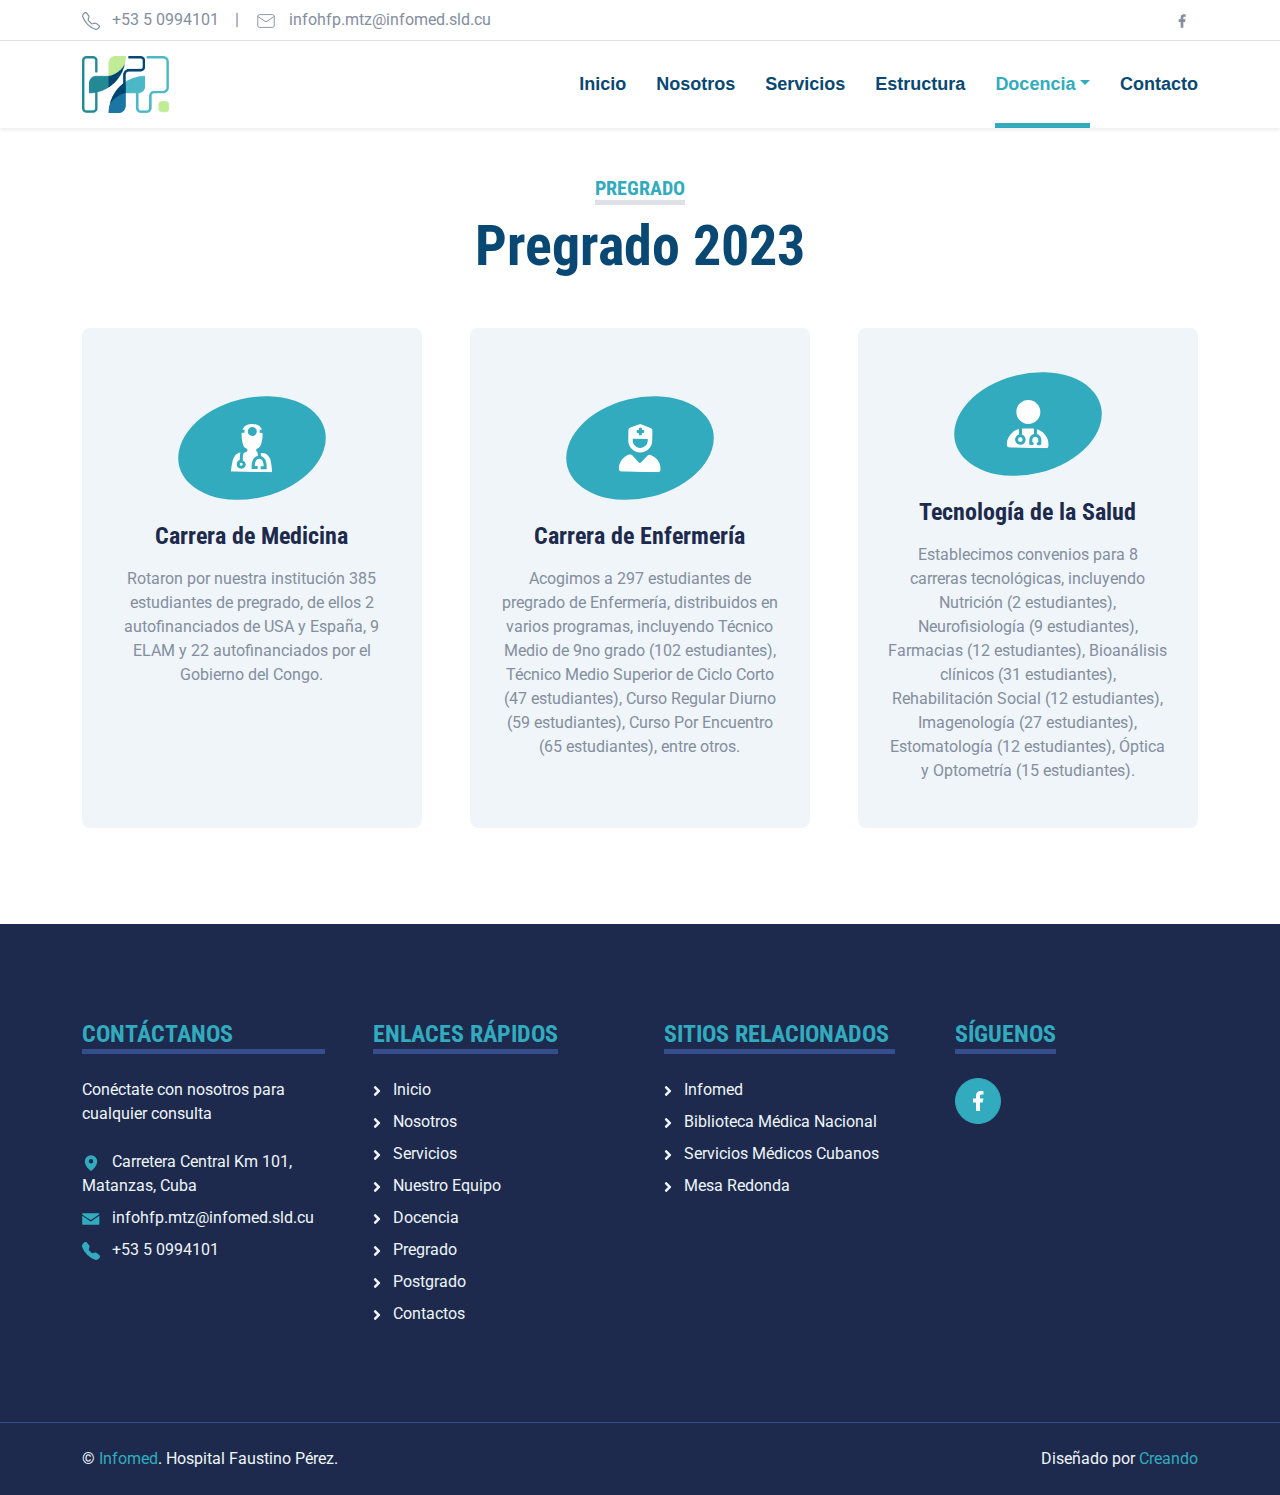
<file: pregrade.html>
<!DOCTYPE html>
<html lang="en">

<head>
    <meta charset="utf-8">
    <title>Hospital Faustino Pérez</title>
    <meta content="width=device-width, initial-scale=1.0" name="viewport">
    <meta content="Hospital Faustino Pérez, Hospital Faustino Matanzas, Hospital Matanzas, HFP, HFP Matanzas, Hospital Faustino Cuba, Hospital Faustino" name="keywords">
    <meta content="Hospital Clínico Quirúrgico Docente Faustino Pérez" name="description">

    <!-- Favicon -->
    <link href="icon/Logo-web-icon.png" rel="icon">

    <!-- Google Web Fonts -->
    <link rel="preconnect" href="https://fonts.gstatic.com">
    <link href="https://fonts.googleapis.com/css2?family=Roboto+Condensed:wght@400;700&family=Roboto:wght@400;700&display=swap" rel="stylesheet">  

    <!-- Icon Font Stylesheet -->
    <link href="https://cdnjs.cloudflare.com/ajax/libs/font-awesome/5.15.0/css/all.min.css" rel="stylesheet">
    <link href="https://cdn.jsdelivr.net/npm/bootstrap-icons@1.4.1/font/bootstrap-icons.css" rel="stylesheet">

    <!-- Libraries Stylesheet -->
    <link href="lib/owlcarousel/assets/owl.carousel.min.css" rel="stylesheet">
    <link href="lib/tempusdominus/css/tempusdominus-bootstrap-4.min.css" rel="stylesheet" />

    <!-- Customized Bootstrap Stylesheet -->
    <link href="css/bootstrap.min.css" rel="stylesheet">

    <!-- Template Stylesheet -->
    <link href="css/style.css" rel="stylesheet">
</head>

<body>
    <!-- Topbar Start -->
    <div class="container-fluid py-2 border-bottom d-none d-lg-block">
        <div class="container">
            <div class="row">
                <div class="col-md-8 text-center text-lg-start mb-2 mb-lg-0">
                    <div class="d-inline-flex align-items-center">
                        <a class="text-decoration-none text-body pe-3 text-grow" href="tel:+5350994101">
                            <svg class="me-2" xmlns="http://www.w3.org/2000/svg" width="18px" height="18px" viewBox="0 0 16 16"><path fill="currentColor" d="M3.654 1.328a.678.678 0 0 0-1.015-.063L1.605 2.3c-.483.484-.661 1.169-.45 1.77a17.6 17.6 0 0 0 4.168 6.608a17.6 17.6 0 0 0 6.608 4.168c.601.211 1.286.033 1.77-.45l1.034-1.034a.678.678 0 0 0-.063-1.015l-2.307-1.794a.68.68 0 0 0-.58-.122l-2.19.547a1.75 1.75 0 0 1-1.657-.459L5.482 8.062a1.75 1.75 0 0 1-.46-1.657l.548-2.19a.68.68 0 0 0-.122-.58zM1.884.511a1.745 1.745 0 0 1 2.612.163L6.29 2.98c.329.423.445.974.315 1.494l-.547 2.19a.68.68 0 0 0 .178.643l2.457 2.457a.68.68 0 0 0 .644.178l2.189-.547a1.75 1.75 0 0 1 1.494.315l2.306 1.794c.829.645.905 1.87.163 2.611l-1.034 1.034c-.74.74-1.846 1.065-2.877.702a18.6 18.6 0 0 1-7.01-4.42a18.6 18.6 0 0 1-4.42-7.009c-.362-1.03-.037-2.137.703-2.877z"/></svg>
                            +53 5 0994101</a>
                        <span class="text-body">|</span>
                        <a class="text-decoration-none text-body px-3 text-grow" href="mailto:infohfp.mtz@infomed.sld.cu">
                            <svg class="me-2" xmlns="http://www.w3.org/2000/svg" width="22px" height="22px" viewBox="0 0 24 24"><g fill="none" stroke="currentColor" strokeLinecap="round" strokeLinejoin="round" strokeWidth="2"><path d="M3 7a2 2 0 0 1 2-2h14a2 2 0 0 1 2 2v10a2 2 0 0 1-2 2H5a2 2 0 0 1-2-2z"/><path d="m3 7l9 6l9-6"/></g></svg>
                            infohfp.mtz@infomed.sld.cu</a>
                    </div>
                </div>
                <div class="col-md-4 text-center text-lg-end">
                    <div class="d-inline-flex align-items-center">
                        <a class="text-body text-grow px-2" target="_blank" href="https://www.facebook.com/people/Hospital-Provincial-Cl%C3%ADnico-Quir%C3%BArgico-Docente-Faustino-P%C3%A9rez/100091764969888/">
                            <svg xmlns="http://www.w3.org/2000/svg" width="16px" height="16px" viewBox="0 0 24 24"><path fill="currentColor" d="M14 13.5h2.5l1-4H14v-2c0-1.03 0-2 2-2h1.5V2.14c-.326-.043-1.557-.14-2.857-.14C11.928 2 10 3.657 10 6.7v2.8H7v4h3V22h4z"/></svg>
                        </a>
                        <a class="text-body text-grow px-2" target="_blank" href=""  style="display: none;">
                            <svg xmlns="http://www.w3.org/2000/svg" width="14px" height="14px" viewBox="0 0 14 14"><g fill="none"><g clipPath="url(#IconifyId18ece67ef3a7c9d281)"><path fill="currentColor" d="M11.025.656h2.147L8.482 6.03L14 13.344H9.68L6.294 8.909l-3.87 4.435H.275l5.016-5.75L0 .657h4.43L7.486 4.71zm-.755 11.4h1.19L3.78 1.877H2.504z"/></g><defs><clipPath id="IconifyId18ece67ef3a7c9d281"><path fill="#fff" d="M0 0h14v14H0z"/></clipPath></defs></g></svg>
                        </a>
                        <a class="text-body text-grow px-2" target="_blank" href="" style="display: none;" >
                            <svg xmlns="http://www.w3.org/2000/svg" width="18px" height="18px" viewBox="0 0 24 24"><path fill="currentColor" d="M6.94 5a2 2 0 1 1-4-.002a2 2 0 0 1 4 .002M7 8.48H3V21h4zm6.32 0H9.34V21h3.94v-6.57c0-3.66 4.77-4 4.77 0V21H22v-7.93c0-6.17-7.06-5.94-8.72-2.91z"/></svg>
                        </a>
                        <a class="text-body text-grow px-2" target="_blank" href=""  style="display: none;">
                            <svg xmlns="http://www.w3.org/2000/svg" width="18px" height="18px" viewBox="0 0 24 24"><path fill="currentColor" d="M13.028 2c1.125.003 1.696.009 2.189.023l.194.007c.224.008.445.018.712.03c1.064.05 1.79.218 2.427.465c.66.254 1.216.598 1.772 1.153a4.908 4.908 0 0 1 1.153 1.772c.247.637.415 1.363.465 2.428c.012.266.022.487.03.712l.006.194c.015.492.021 1.063.023 2.188l.001.746v1.31a78.831 78.831 0 0 1-.023 2.188l-.006.194c-.008.225-.018.446-.03.712c-.05 1.065-.22 1.79-.466 2.428a4.883 4.883 0 0 1-1.153 1.772a4.915 4.915 0 0 1-1.772 1.153c-.637.247-1.363.415-2.427.465a72.11 72.11 0 0 1-.712.03l-.194.006c-.493.014-1.064.021-2.189.023l-.746.001h-1.309a78.43 78.43 0 0 1-2.189-.023l-.194-.006a63.036 63.036 0 0 1-.712-.031c-1.064-.05-1.79-.218-2.428-.465a4.889 4.889 0 0 1-1.771-1.153a4.904 4.904 0 0 1-1.154-1.772c-.247-.637-.415-1.363-.465-2.428a74.1 74.1 0 0 1-.03-.712l-.005-.194A79.047 79.047 0 0 1 2 13.028v-2.056a78.82 78.82 0 0 1 .022-2.188l.007-.194c.008-.225.018-.446.03-.712c.05-1.065.218-1.79.465-2.428A4.88 4.88 0 0 1 3.68 3.678a4.897 4.897 0 0 1 1.77-1.153c.638-.247 1.363-.415 2.428-.465c.266-.012.488-.022.712-.03l.194-.006a79 79 0 0 1 2.188-.023zM12 7a5 5 0 1 0 0 10a5 5 0 0 0 0-10m0 2a3 3 0 1 1 .001 6a3 3 0 0 1 0-6m5.25-3.5a1.25 1.25 0 0 0 0 2.5a1.25 1.25 0 0 0 0-2.5"/></svg>
                        </a>
                        <a class="text-body text-grow ps-2" target="_blank" href=""  style="display: none;">
                            <svg xmlns="http://www.w3.org/2000/svg" width="18px" height="18px" viewBox="0 0 24 24"><path fill="currentColor" d="m10 15l5.19-3L10 9zm11.56-7.83c.13.47.22 1.1.28 1.9c.07.8.1 1.49.1 2.09L22 12c0 2.19-.16 3.8-.44 4.83c-.25.9-.83 1.48-1.73 1.73c-.47.13-1.33.22-2.65.28c-1.3.07-2.49.1-3.59.1L12 19c-4.19 0-6.8-.16-7.83-.44c-.9-.25-1.48-.83-1.73-1.73c-.13-.47-.22-1.1-.28-1.9c-.07-.8-.1-1.49-.1-2.09L2 12c0-2.19.16-3.8.44-4.83c.25-.9.83-1.48 1.73-1.73c.47-.13 1.33-.22 2.65-.28c1.3-.07 2.49-.1 3.59-.1L12 5c4.19 0 6.8.16 7.83.44c.9.25 1.48.83 1.73 1.73"/></svg>
                        </a>
                    </div>
                </div>
            </div>
        </div>
    </div>
    <!-- Topbar End -->

    <!-- Navbar Start -->
    <div class="container-fluid sticky-top bg-white shadow-sm">
        <div class="container">
            <nav class="navbar navbar-expand-lg bg-white navbar-light py-3 py-lg-0">
                <a href="index.html" class="navbar-brand">
                    <h1 class="m-0 text-uppercase arial-1 d-flex align-items-center flex-row" style="font-size: 0.9cm !important;"><img loading="lazy" src="icon/Logo.png" class="me-2" style="width: 23mm"></h1>
                </a>
                <button class="navbar-toggler" type="button" data-bs-toggle="collapse" data-bs-target="#navbarCollapse">
                    <span class="navbar-toggler-icon"></span>
                </button>
                <div class="collapse navbar-collapse" id="navbarCollapse">
                    <div class="navbar-nav ms-auto py-0">
                        <a href="index.html" class="nav-item nav-link">Inicio</a>
                        <a href="about.html" class="nav-item nav-link">Nosotros</a>
                        <a href="service.html" class="nav-item nav-link">Servicios</a>
                        <a href="structure.html" class="nav-item nav-link">Estructura</a>
                        <div class="nav-item dropdown">
                            <a href="#" class="nav-link dropdown-toggle active" data-bs-toggle="dropdown">Docencia</a>
                            <div class="dropdown-menu m-0">
                                <a href="teaching.html" class="dropdown-item">Más información</a>
                                <a href="pregrade.html" class="dropdown-item">Pregrado</a>
                                <a href="postgrade.html" class="dropdown-item">Postgrado</a>
                            </div>
                        </div>
                        <div class="nav-item dropdown" style="display: none;">
                            <a href="#" class="nav-link dropdown-toggle" data-bs-toggle="dropdown">Páginas</a>
                            <div class="dropdown-menu m-0">
                                <a href="blog.html" class="dropdown-item">Historia</a>
                                <a href="detail.html" class="dropdown-item">Blog</a>
                                <a href="team.html" class="dropdown-item">Equipo</a>
                                <a href="testimonial.html" class="dropdown-item">Testimonios</a>
                                <a href="testimonial.html" class="dropdown-item">Docencia</a>
                                <a href="testimonial.html" class="dropdown-item">Investigación</a>
                                <a href="appointment.html" class="dropdown-item">Consultas</a>
                                <a href="search.html" class="dropdown-item">Buscar</a>
                            </div>
                        </div>
                        <a href="contact.html" class="nav-item nav-link">Contacto</a>
                    </div>
                </div>
            </nav>
        </div>
    </div>
    <!-- Navbar End -->

    <!-- Pregrade Start-->
    <div class="container-fluid py-5">
        <div class="container">
            <div class="text-center mx-auto mb-5" style="max-width: 600px;">
                <h5 class="d-inline-block text-primary text-uppercase border-bottom border-5">Pregrado</h5>
                <h1 class="display-4">Pregrado 2023</h1>
            </div>
            <div class="row g-5">
                <div class="col-lg-4 col-md-6">
                    <div style="height: 500px;" class="service-item bg-light rounded d-flex flex-column align-items-center justify-content-center text-center">
                        <div class="service-icon mb-4">
                            <svg class="text-white fa-3x fa" xmlns="http://www.w3.org/2000/svg" width="1em" height="1em" viewBox="0 0 16 16"><path fill="currentColor" d="M14 11.3c-1-1.9-2-1.6-3.1-1.7c.1.3.1.6.1 1c1.6.4 2 2.3 2 3.4v1h-2v-1h1s0-2.5-1.5-2.5S9 13.9 9 14h1v1H8v-1c0-1.1.4-3.1 2-3.4c0-.6-.1-1.1-.2-1.3c-.2-.1-.4-.3-.4-.6c0-.6.8-.4 1.4-1.5c0 0 .9-2.3.6-4.3h-1c0-.2.1-.3.1-.5s0-.3-.1-.5h.8C10.9.9 9.9 0 8 0C6.1 0 5.1.9 4.7 2h.8c0 .2-.1.3-.1.5s0 .3.1.5h-1c-.2 2 .6 4.3.6 4.3c.6 1 1.4.8 1.4 1.5c0 .5-.5.7-1.1.8c-.2.2-.4.6-.4 1.4v1.2c.6.2 1 .8 1 1.4c0 .7-.7 1.4-1.5 1.4S3 14.3 3 13.5c0-.7.4-1.2 1-1.4v-1.2c0-.5.1-.9.2-1.3c-.7.1-1.5.4-2.2 1.7c-.6 1.1-.9 4.7-.9 4.7h13.7c.1 0-.2-3.6-.8-4.7M6.5 2.5C6.5 1.7 7.2 1 8 1s1.5.7 1.5 1.5S8.8 4 8 4s-1.5-.7-1.5-1.5"/><path fill="currentColor" d="M5 13.5a.5.5 0 1 1-1 0a.5.5 0 0 1 1 0"/></svg>
                        </div>
                        <h4 class="mb-3">Carrera de Medicina</h4>
                        <p style="min-height: 192px;" class="m-0">Rotaron por nuestra institución 385 estudiantes de pregrado, de ellos 2 autofinanciados de USA y España, 9 ELAM y 22 autofinanciados por el Gobierno del Congo.</p>
                    </div>
                </div>
                <div class="col-lg-4 col-md-6">
                    <div style="height: 500px;" class="service-item bg-light rounded d-flex flex-column align-items-center justify-content-center text-center">
                        <div class="service-icon mb-4">
                            <svg class="text-white fa-3x" xmlns="http://www.w3.org/2000/svg" width="0.88em" height="1em" viewBox="0 0 448 512"><path fill="currentColor" d="M96 128V70.2c0-13.3 8.3-25.3 20.8-30l96-36c7.2-2.7 15.2-2.7 22.5 0l96 36c12.5 4.7 20.8 16.6 20.8 30V128h-.3c.2 2.6.3 5.3.3 8v40c0 70.7-57.3 128-128 128s-128-57.3-128-128v-40c0-2.7.1-5.4.3-8zm48 48c0 44.2 35.8 80 80 80s80-35.8 80-80v-16H144zm-32.1 151.7c10.5-3.4 21.8.4 29.4 8.5l71 75.5c6.3 6.7 17 6.7 23.3 0l71-75.5c7.6-8.1 18.9-11.9 29.4-8.5c65 20.9 112 81.7 112 153.6c0 17-13.8 30.7-30.7 30.7H30.7C13.8 512 0 498.2 0 481.3c0-71.9 47-132.7 111.9-153.6M208 48v16h-16c-4.4 0-8 3.6-8 8v16c0 4.4 3.6 8 8 8h16v16c0 4.4 3.6 8 8 8h16c4.4 0 8-3.6 8-8V96h16c4.4 0 8-3.6 8-8V72c0-4.4-3.6-8-8-8h-16V48c0-4.4-3.6-8-8-8h-16c-4.4 0-8 3.6-8 8"/></svg>
                        </div>
                        <h4 class="mb-3">Carrera de Enfermería</h4>
                        <p style="min-height: 192px;" class="m-0">Acogimos a 297 estudiantes de pregrado de Enfermería, distribuidos en varios programas, incluyendo Técnico Medio de 9no grado (102 estudiantes), Técnico Medio Superior de Ciclo Corto (47 estudiantes), Curso Regular Diurno (59 estudiantes), Curso Por Encuentro (65 estudiantes), entre otros.</p>
                    </div>
                </div>
                <div class="col-lg-4 col-md-6">
                    <div style="height: 500px;" class="service-item bg-light rounded d-flex flex-column align-items-center justify-content-center text-center">
                        <div class="service-icon mb-4">
                            <svg class="text-white fa-3x fa" xmlns="http://www.w3.org/2000/svg" width="0.88em" height="1em" viewBox="0 0 448 512"><path fill="currentColor" d="M224 256a128 128 0 1 0 0-256a128 128 0 1 0 0 256m-96 55.2C54 332.9 0 401.3 0 482.3C0 498.7 13.3 512 29.7 512h388.6c16.4 0 29.7-13.3 29.7-29.7c0-81-54-149.4-128-171.1V362c27.6 7.1 48 32.2 48 62v40c0 8.8-7.2 16-16 16h-16c-8.8 0-16-7.2-16-16s7.2-16 16-16v-24c0-17.7-14.3-32-32-32s-32 14.3-32 32v24c8.8 0 16 7.2 16 16s-7.2 16-16 16h-16c-8.8 0-16-7.2-16-16v-40c0-29.8 20.4-54.9 48-62v-57.1c-6-.6-12.1-.9-18.3-.9h-91.4c-6.2 0-12.3.3-18.3.9v65.4c23.1 6.9 40 28.3 40 53.7c0 30.9-25.1 56-56 56s-56-25.1-56-56c0-25.4 16.9-46.8 40-53.7zM144 448a24 24 0 1 0 0-48a24 24 0 1 0 0 48"/></svg>
                        </div>
                        <h4 class="mb-3">Tecnología de la Salud</h4>
                        <p class="m-0">Establecimos convenios para 8 carreras tecnológicas, incluyendo Nutrición (2 estudiantes), Neurofisiología (9 estudiantes), Farmacias (12 estudiantes), Bioanálisis clínicos (31 estudiantes), Rehabilitación Social (12 estudiantes), Imagenología (27 estudiantes), Estomatología (12 estudiantes), Óptica y Optometría (15 estudiantes).</p>
                    </div>
                </div>
               
            </div>
        </div>
    </div>
    <!-- Pregrade End-->

    
    <!-- Footer Start -->
    <div class="container-fluid bg-dark text-light mt-5 py-5">
        <div class="container py-5">
            <div class="row g-5">
                <div class="col-lg-3 col-md-6 d-flex flex-column">
                    <h4 class="d-inline-block text-primary text-uppercase border-bottom border-5 border-secondary mb-4">Contáctanos</h4>
                    <p class="mb-4">Conéctate con nosotros para cualquier consulta</p>
                    <p class="mb-2">
                        <svg class="fa text-primary me-2" xmlns="http://www.w3.org/2000/svg" width="18px" height="18px" viewBox="0 0 256 256"><path fill="currentColor" d="M128 16a88.1 88.1 0 0 0-88 88c0 75.3 80 132.17 83.41 134.55a8 8 0 0 0 9.18 0C136 236.17 216 179.3 216 104a88.1 88.1 0 0 0-88-88m0 56a32 32 0 1 1-32 32a32 32 0 0 1 32-32"/></svg>
                        Carretera Central Km 101, Matanzas, Cuba
                    </p>
                    <a class="mb-2 text-light text-grow" href="mailto:infohfp.mtz@infomed.sld.cu">
                        <svg class="fa text-primary me-2" xmlns="http://www.w3.org/2000/svg" width="18px" height="18px" viewBox="0 0 42 42"><path fill="currentColor" d="M40.5 31.5v-18S22.3 26.2 20.53 26.859C18.79 26.23.5 13.5.5 13.5v18c0 2.5.53 3 3 3h34c2.529 0 3-.439 3-3m-.029-21.529c0-1.821-.531-2.471-2.971-2.471h-34c-2.51 0-3 .78-3 2.6l.03.28s18.069 12.44 20 13.12c2.04-.79 19.97-13.4 19.97-13.4z"/></svg>
                        infohfp.mtz@infomed.sld.cu
                    </a>
                    <a class="mb-0 text-light text-grow" href="tel:+5350994101">
                        <svg class="fa fa-phone-alt text-primary me-2" xmlns="http://www.w3.org/2000/svg" width="18px" height="18px" viewBox="0 0 16 16"><path fill="currentColor" fillRule="evenodd" d="M1.885.511a1.745 1.745 0 0 1 2.61.163L6.29 2.98c.329.423.445.974.315 1.494l-.547 2.19a.68.68 0 0 0 .178.643l2.457 2.457a.68.68 0 0 0 .644.178l2.189-.547a1.75 1.75 0 0 1 1.494.315l2.306 1.794c.829.645.905 1.87.163 2.611l-1.034 1.034c-.74.74-1.846 1.065-2.877.702a18.6 18.6 0 0 1-7.01-4.42a18.6 18.6 0 0 1-4.42-7.009c-.362-1.03-.037-2.137.703-2.877z"/></svg>
                        +53 5 0994101
                    </a>
                </div>
                <div class="col-lg-3 col-md-6">
                    <h4 class="d-inline-block text-primary text-uppercase border-bottom border-5 border-secondary mb-4">Enlaces Rápidos</h4>
                    <div class="d-flex flex-column justify-content-start">
                        <a class="text-light text-grow mb-2" href="index.html">
                            <svg class="me-2" xmlns="http://www.w3.org/2000/svg" width="0.5em" height="1em" viewBox="0 0 256 512"><path fill="currentColor" d="m224.3 273l-136 136c-9.4 9.4-24.6 9.4-33.9 0l-22.6-22.6c-9.4-9.4-9.4-24.6 0-33.9l96.4-96.4l-96.4-96.4c-9.4-9.4-9.4-24.6 0-33.9L54.3 103c9.4-9.4 24.6-9.4 33.9 0l136 136c9.5 9.4 9.5 24.6.1 34"/></svg>
                            Inicio</a>
                        <a class="text-light text-grow mb-2" href="about.html">
                            <svg class="me-2" xmlns="http://www.w3.org/2000/svg" width="0.5em" height="1em" viewBox="0 0 256 512"><path fill="currentColor" d="m224.3 273l-136 136c-9.4 9.4-24.6 9.4-33.9 0l-22.6-22.6c-9.4-9.4-9.4-24.6 0-33.9l96.4-96.4l-96.4-96.4c-9.4-9.4-9.4-24.6 0-33.9L54.3 103c9.4-9.4 24.6-9.4 33.9 0l136 136c9.5 9.4 9.5 24.6.1 34"/></svg>
                            Nosotros</a>
                        <a class="text-light text-grow mb-2" href="service.html">
                            <svg class="me-2" xmlns="http://www.w3.org/2000/svg" width="0.5em" height="1em" viewBox="0 0 256 512"><path fill="currentColor" d="m224.3 273l-136 136c-9.4 9.4-24.6 9.4-33.9 0l-22.6-22.6c-9.4-9.4-9.4-24.6 0-33.9l96.4-96.4l-96.4-96.4c-9.4-9.4-9.4-24.6 0-33.9L54.3 103c9.4-9.4 24.6-9.4 33.9 0l136 136c9.5 9.4 9.5 24.6.1 34"/></svg>
                            Servicios</a>
                        <a class="text-light text-grow mb-2" href="structure.html">
                            <svg class="me-2" xmlns="http://www.w3.org/2000/svg" width="0.5em" height="1em" viewBox="0 0 256 512"><path fill="currentColor" d="m224.3 273l-136 136c-9.4 9.4-24.6 9.4-33.9 0l-22.6-22.6c-9.4-9.4-9.4-24.6 0-33.9l96.4-96.4l-96.4-96.4c-9.4-9.4-9.4-24.6 0-33.9L54.3 103c9.4-9.4 24.6-9.4 33.9 0l136 136c9.5 9.4 9.5 24.6.1 34"/></svg>
                            Nuestro Equipo</a>
                        <a class="text-light text-grow mb-2" href="teaching.html">
                            <svg class="me-2" xmlns="http://www.w3.org/2000/svg" width="0.5em" height="1em" viewBox="0 0 256 512"><path fill="currentColor" d="m224.3 273l-136 136c-9.4 9.4-24.6 9.4-33.9 0l-22.6-22.6c-9.4-9.4-9.4-24.6 0-33.9l96.4-96.4l-96.4-96.4c-9.4-9.4-9.4-24.6 0-33.9L54.3 103c9.4-9.4 24.6-9.4 33.9 0l136 136c9.5 9.4 9.5 24.6.1 34"/></svg>
                            Docencia</a>
                        <a class="text-light text-grow mb-2" href="pregrade.html">
                            <svg class="me-2" xmlns="http://www.w3.org/2000/svg" width="0.5em" height="1em" viewBox="0 0 256 512"><path fill="currentColor" d="m224.3 273l-136 136c-9.4 9.4-24.6 9.4-33.9 0l-22.6-22.6c-9.4-9.4-9.4-24.6 0-33.9l96.4-96.4l-96.4-96.4c-9.4-9.4-9.4-24.6 0-33.9L54.3 103c9.4-9.4 24.6-9.4 33.9 0l136 136c9.5 9.4 9.5 24.6.1 34"/></svg>
                            Pregrado</a>
                        <a class="text-light text-grow mb-2" href="postgrade.html">
                            <svg class="me-2" xmlns="http://www.w3.org/2000/svg" width="0.5em" height="1em" viewBox="0 0 256 512"><path fill="currentColor" d="m224.3 273l-136 136c-9.4 9.4-24.6 9.4-33.9 0l-22.6-22.6c-9.4-9.4-9.4-24.6 0-33.9l96.4-96.4l-96.4-96.4c-9.4-9.4-9.4-24.6 0-33.9L54.3 103c9.4-9.4 24.6-9.4 33.9 0l136 136c9.5 9.4 9.5 24.6.1 34"/></svg>
                            Postgrado</a>
                        <a class="text-light text-grow" href="contact.html">
                            <svg class="me-2" xmlns="http://www.w3.org/2000/svg" width="0.5em" height="1em" viewBox="0 0 256 512"><path fill="currentColor" d="m224.3 273l-136 136c-9.4 9.4-24.6 9.4-33.9 0l-22.6-22.6c-9.4-9.4-9.4-24.6 0-33.9l96.4-96.4l-96.4-96.4c-9.4-9.4-9.4-24.6 0-33.9L54.3 103c9.4-9.4 24.6-9.4 33.9 0l136 136c9.5 9.4 9.5 24.6.1 34"/></svg>
                            Contactos</a>
                    </div>
                </div>
                <div class="col-lg-3 col-md-6">
                    <h4 class="d-inline-block text-primary text-uppercase border-bottom border-5 border-secondary mb-4">Sitios relacionados&nbsp;</h4>
                    <div class="d-flex flex-column justify-content-start">
                        <a class="text-light text-grow mb-2" href="https://www.sld.cu/">
                            <svg class="me-2" xmlns="http://www.w3.org/2000/svg" width="0.5em" height="1em" viewBox="0 0 256 512"><path fill="currentColor" d="m224.3 273l-136 136c-9.4 9.4-24.6 9.4-33.9 0l-22.6-22.6c-9.4-9.4-9.4-24.6 0-33.9l96.4-96.4l-96.4-96.4c-9.4-9.4-9.4-24.6 0-33.9L54.3 103c9.4-9.4 24.6-9.4 33.9 0l136 136c9.5 9.4 9.5 24.6.1 34"/></svg>
                            Infomed</a>
                        <a class="text-light text-grow mb-2" href="https://bmns.sld.cu/">
                            <svg class="me-2" xmlns="http://www.w3.org/2000/svg" width="0.5em" height="1em" viewBox="0 0 256 512"><path fill="currentColor" d="m224.3 273l-136 136c-9.4 9.4-24.6 9.4-33.9 0l-22.6-22.6c-9.4-9.4-9.4-24.6 0-33.9l96.4-96.4l-96.4-96.4c-9.4-9.4-9.4-24.6 0-33.9L54.3 103c9.4-9.4 24.6-9.4 33.9 0l136 136c9.5 9.4 9.5 24.6.1 34"/></svg>
                            Biblioteca Médica Nacional</a>
                        <a class="text-light text-grow mb-2" href="http://www.smcsalud.cu/">
                            <svg class="me-2" xmlns="http://www.w3.org/2000/svg" width="0.5em" height="1em" viewBox="0 0 256 512"><path fill="currentColor" d="m224.3 273l-136 136c-9.4 9.4-24.6 9.4-33.9 0l-22.6-22.6c-9.4-9.4-9.4-24.6 0-33.9l96.4-96.4l-96.4-96.4c-9.4-9.4-9.4-24.6 0-33.9L54.3 103c9.4-9.4 24.6-9.4 33.9 0l136 136c9.5 9.4 9.5 24.6.1 34"/></svg>
                            Servicios Médicos Cubanos</a>
                        <a class="text-light text-grow mb-2" href="http://mesaredonda.cubadebate.cu/">
                            <svg class="me-2" xmlns="http://www.w3.org/2000/svg" width="0.5em" height="1em" viewBox="0 0 256 512"><path fill="currentColor" d="m224.3 273l-136 136c-9.4 9.4-24.6 9.4-33.9 0l-22.6-22.6c-9.4-9.4-9.4-24.6 0-33.9l96.4-96.4l-96.4-96.4c-9.4-9.4-9.4-24.6 0-33.9L54.3 103c9.4-9.4 24.6-9.4 33.9 0l136 136c9.5 9.4 9.5 24.6.1 34"/></svg>
                            Mesa Redonda </a>
                    </div>
                </div>
                <div class="col-lg-3 col-md-6">
                    <h4 class="d-inline-block text-primary text-uppercase border-bottom border-5 border-secondary mb-4">Síguenos</h4>
                    <div class="d-flex">
                        <a class="btn btn-lg btn-color btn-lg-square rounded-circle me-2 d-flex justify-content-center align-items-center" style="display: none !important;" target="_blank" href="#">
                            <svg xmlns="http://www.w3.org/2000/svg" width="20px" height="20px" viewBox="0 0 14 14"><g fill="none"><g clipPath="url(#IconifyId18ece67ef3a7c9d281)"><path fill="currentColor" d="M11.025.656h2.147L8.482 6.03L14 13.344H9.68L6.294 8.909l-3.87 4.435H.275l5.016-5.75L0 .657h4.43L7.486 4.71zm-.755 11.4h1.19L3.78 1.877H2.504z"/></g><defs><clipPath id="IconifyId18ece67ef3a7c9d281"><path fill="#fff" d="M0 0h14v14H0z"/></clipPath></defs></g></svg>
                        </a>
                        <a class="btn btn-lg btn-color btn-lg-square rounded-circle me-2 d-flex justify-content-center align-items-center" target="_blank" href="https://www.facebook.com/people/Hospital-Provincial-Cl%C3%ADnico-Quir%C3%BArgico-Docente-Faustino-P%C3%A9rez/100091764969888/">
                            <svg xmlns="http://www.w3.org/2000/svg" width="24px" height="24px" viewBox="0 0 24 24"><path fill="currentColor" d="M14 13.5h2.5l1-4H14v-2c0-1.03 0-2 2-2h1.5V2.14c-.326-.043-1.557-.14-2.857-.14C11.928 2 10 3.657 10 6.7v2.8H7v4h3V22h4z"/></svg>
                        </a>
                        <a class="btn btn-lg btn-color btn-lg-square rounded-circle me-2 d-flex justify-content-center align-items-center" style="display: none !important;"  target="_blank" href="#">
                            <svg xmlns="http://www.w3.org/2000/svg" width="24px" height="24px" viewBox="0 0 24 24"><path fill="currentColor" d="M6.94 5a2 2 0 1 1-4-.002a2 2 0 0 1 4 .002M7 8.48H3V21h4zm6.32 0H9.34V21h3.94v-6.57c0-3.66 4.77-4 4.77 0V21H22v-7.93c0-6.17-7.06-5.94-8.72-2.91z"/></svg>
                        </a>
                        <a class="btn btn-lg btn-color btn-lg-square rounded-circle d-flex justify-content-center align-items-center" style="display: none !important;"  target="_blank" href="#">
                            <svg xmlns="http://www.w3.org/2000/svg" width="24px" height="24px" viewBox="0 0 24 24"><path fill="currentColor" d="M13.028 2c1.125.003 1.696.009 2.189.023l.194.007c.224.008.445.018.712.03c1.064.05 1.79.218 2.427.465c.66.254 1.216.598 1.772 1.153a4.908 4.908 0 0 1 1.153 1.772c.247.637.415 1.363.465 2.428c.012.266.022.487.03.712l.006.194c.015.492.021 1.063.023 2.188l.001.746v1.31a78.831 78.831 0 0 1-.023 2.188l-.006.194c-.008.225-.018.446-.03.712c-.05 1.065-.22 1.79-.466 2.428a4.883 4.883 0 0 1-1.153 1.772a4.915 4.915 0 0 1-1.772 1.153c-.637.247-1.363.415-2.427.465a72.11 72.11 0 0 1-.712.03l-.194.006c-.493.014-1.064.021-2.189.023l-.746.001h-1.309a78.43 78.43 0 0 1-2.189-.023l-.194-.006a63.036 63.036 0 0 1-.712-.031c-1.064-.05-1.79-.218-2.428-.465a4.889 4.889 0 0 1-1.771-1.153a4.904 4.904 0 0 1-1.154-1.772c-.247-.637-.415-1.363-.465-2.428a74.1 74.1 0 0 1-.03-.712l-.005-.194A79.047 79.047 0 0 1 2 13.028v-2.056a78.82 78.82 0 0 1 .022-2.188l.007-.194c.008-.225.018-.446.03-.712c.05-1.065.218-1.79.465-2.428A4.88 4.88 0 0 1 3.68 3.678a4.897 4.897 0 0 1 1.77-1.153c.638-.247 1.363-.415 2.428-.465c.266-.012.488-.022.712-.03l.194-.006a79 79 0 0 1 2.188-.023zM12 7a5 5 0 1 0 0 10a5 5 0 0 0 0-10m0 2a3 3 0 1 1 .001 6a3 3 0 0 1 0-6m5.25-3.5a1.25 1.25 0 0 0 0 2.5a1.25 1.25 0 0 0 0-2.5"/></svg>
                        </a>
                    </div>
                </div>
            </div>
        </div>
    </div>
    <div class="container-fluid bg-dark text-light border-top border-secondary py-4">
        <div class="container">
            <div class="row g-5">
                <div class="col-md-6 text-center text-md-start">
                    <p class="mb-md-0">&copy;
					 <a class="text-primary" href="https://www.sld.cu/">Infomed</a>. Hospital Faustino Pérez.</p>
                </div>
                <div class="col-md-6 text-center text-md-end">
                    <p class="mb-0">Diseñado por <a class="text-primary" href="https://www.facebook.com/profile.php?id=61554470506329&mibextid=ZbWKwL">Creando</a></p>
                </div>
            </div>
        </div>
    </div>
    <!-- Footer End -->


    <!-- Back to Top -->
    <a href="#" class="btn btn-lg btn-primary btn-lg-square back-to-top"><svg xmlns="http://www.w3.org/2000/svg" width="32px" height="32px" viewBox="0 0 24 24"><path fill="currentColor" d="m11.5 7.415l-3.746 3.747q-.14.14-.344.15q-.204.01-.364-.15t-.16-.354q0-.195.16-.354l4.389-4.389q.242-.242.565-.242q.323 0 .565.242l4.389 4.389q.14.14.15.344q.01.204-.15.364t-.354.16t-.354-.16L12.5 7.415v9.393q0 .213-.143.356q-.144.144-.357.144t-.357-.144q-.143-.143-.143-.356z"/></svg></a>


    <!-- JavaScript Libraries -->
    <script src="https://code.jquery.com/jquery-3.4.1.min.js"></script>
    <script src="https://cdn.jsdelivr.net/npm/bootstrap@5.0.0/dist/js/bootstrap.bundle.min.js"></script>
    <script src="lib/easing/easing.min.js"></script>
    <script src="lib/waypoints/waypoints.min.js"></script>
    <script src="lib/owlcarousel/owl.carousel.min.js"></script>
    <script src="lib/tempusdominus/js/moment.min.js"></script>
    <script src="lib/tempusdominus/js/moment-timezone.min.js"></script>
    <script src="lib/tempusdominus/js/tempusdominus-bootstrap-4.min.js"></script>

    <!-- Template Javascript -->
    <script src="js/main.js"></script>
</body>

</html>
</file>
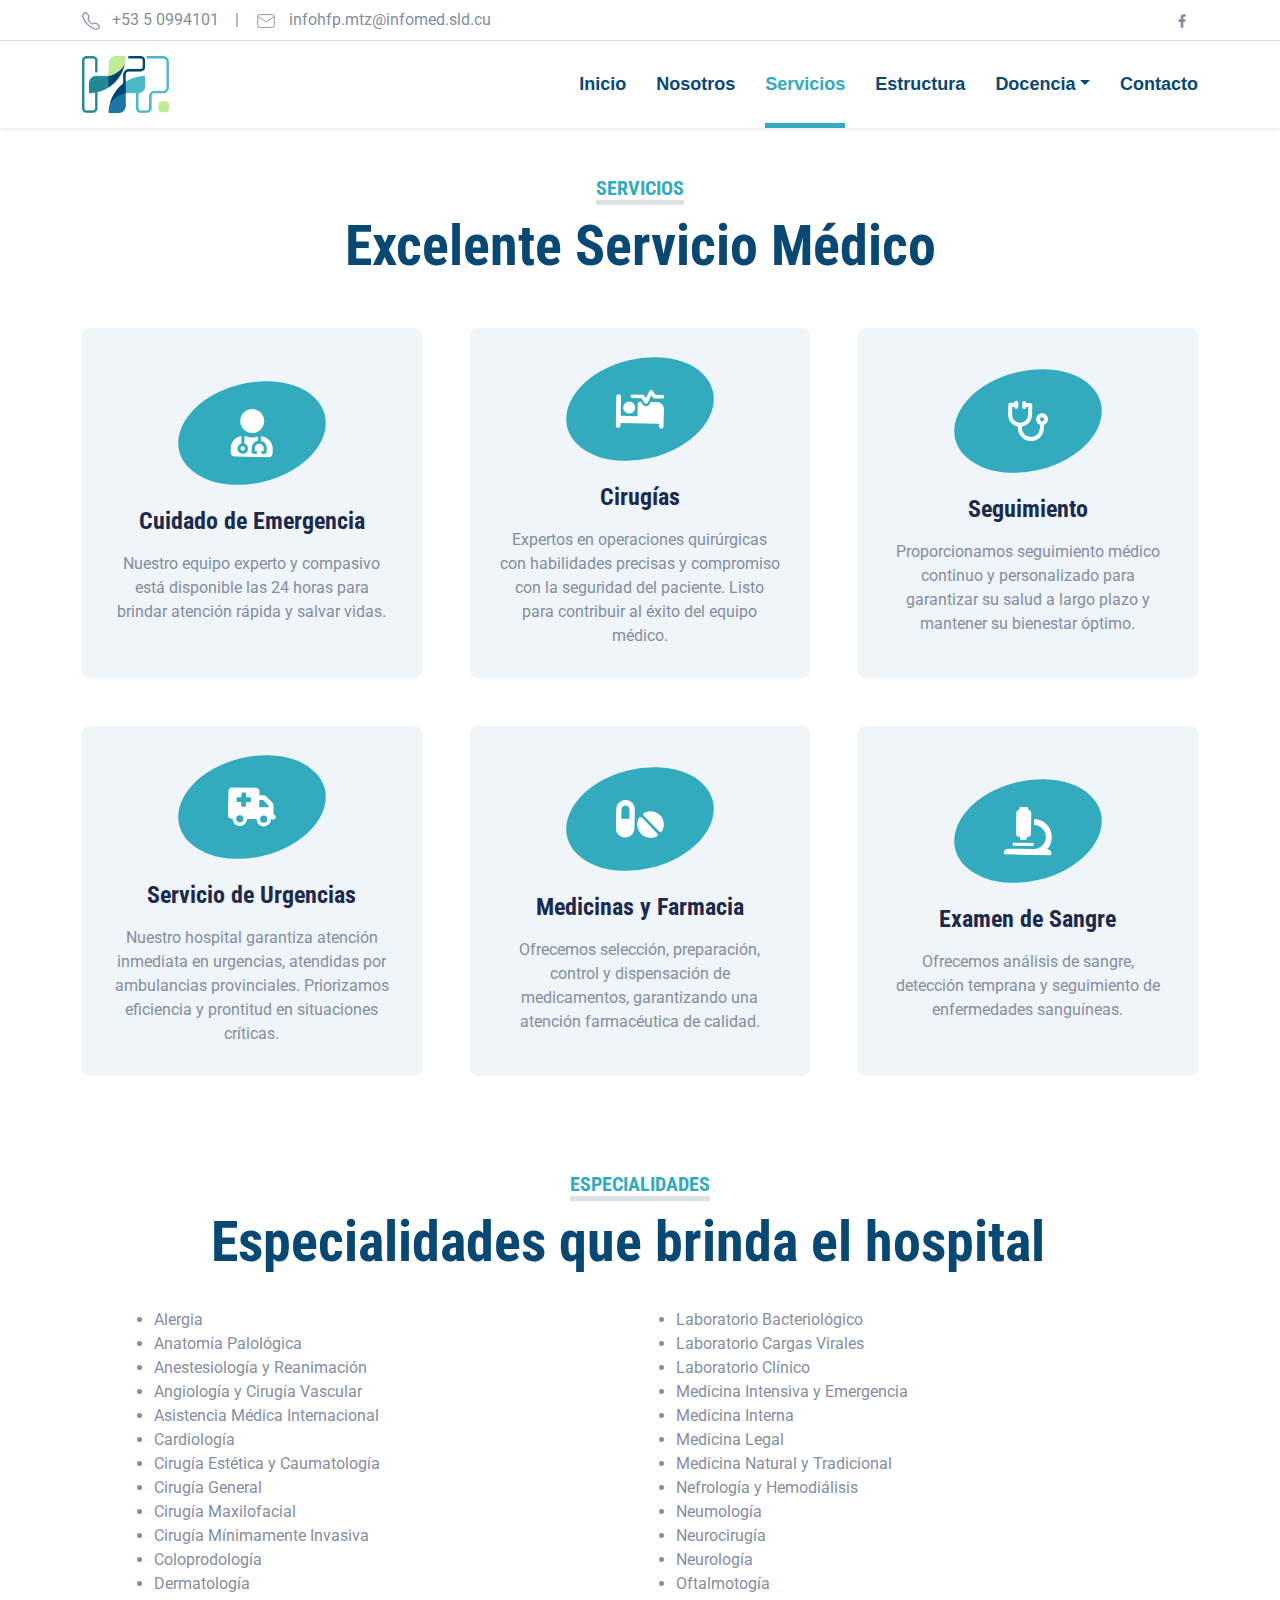
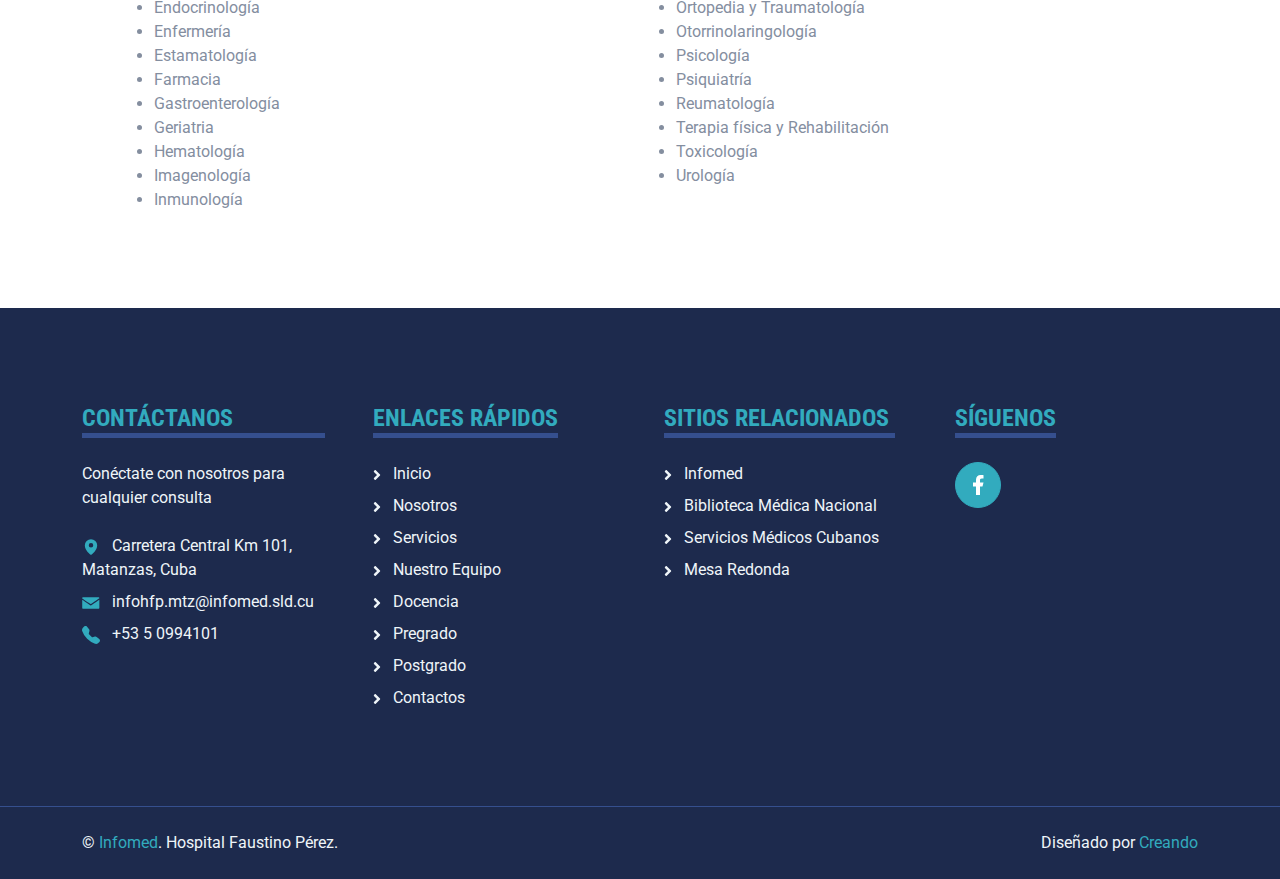
<file: service.html>
<!DOCTYPE html>
<html lang="en">

<head>
    <meta charset="utf-8">
    <title>Hospital Faustino Pérez</title>
    <meta content="width=device-width, initial-scale=1.0" name="viewport">
    <meta content="Hospital Faustino Pérez, Hospital Faustino Matanzas, Hospital Matanzas, HFP, HFP Matanzas, Hospital Faustino Cuba, Hospital Faustino" name="keywords">
    <meta content="Hospital Clínico Quirúrgico Docente Faustino Pérez" name="description">

    <!-- Favicon -->
    <link href="icon/Logo-web-icon.png" rel="icon">

    <!-- Google Web Fonts -->
    <link rel="preconnect" href="https://fonts.gstatic.com">
    <link href="https://fonts.googleapis.com/css2?family=Roboto+Condensed:wght@400;700&family=Roboto:wght@400;700&display=swap" rel="stylesheet">  

    <!-- Icon Font Stylesheet -->
    <link href="https://cdnjs.cloudflare.com/ajax/libs/font-awesome/5.15.0/css/all.min.css" rel="stylesheet">
    <link href="https://cdn.jsdelivr.net/npm/bootstrap-icons@1.4.1/font/bootstrap-icons.css" rel="stylesheet">

    <!-- Libraries Stylesheet -->
    <link href="lib/owlcarousel/assets/owl.carousel.min.css" rel="stylesheet">
    <link href="lib/tempusdominus/css/tempusdominus-bootstrap-4.min.css" rel="stylesheet" />

    <!-- Customized Bootstrap Stylesheet -->
    <link href="css/bootstrap.min.css" rel="stylesheet">

    <!-- Template Stylesheet -->
    <link href="css/style.css" rel="stylesheet">
</head>

<body>
    <!-- Topbar Start -->
    <div class="container-fluid py-2 border-bottom d-none d-lg-block">
        <div class="container">
            <div class="row">
                <div class="col-md-8 text-center text-lg-start mb-2 mb-lg-0">
                    <div class="d-inline-flex align-items-center">
                        <a class="text-decoration-none text-body pe-3 text-grow" href="tel:+5350994101">
                            <svg class="me-2" xmlns="http://www.w3.org/2000/svg" width="18px" height="18px" viewBox="0 0 16 16"><path fill="currentColor" d="M3.654 1.328a.678.678 0 0 0-1.015-.063L1.605 2.3c-.483.484-.661 1.169-.45 1.77a17.6 17.6 0 0 0 4.168 6.608a17.6 17.6 0 0 0 6.608 4.168c.601.211 1.286.033 1.77-.45l1.034-1.034a.678.678 0 0 0-.063-1.015l-2.307-1.794a.68.68 0 0 0-.58-.122l-2.19.547a1.75 1.75 0 0 1-1.657-.459L5.482 8.062a1.75 1.75 0 0 1-.46-1.657l.548-2.19a.68.68 0 0 0-.122-.58zM1.884.511a1.745 1.745 0 0 1 2.612.163L6.29 2.98c.329.423.445.974.315 1.494l-.547 2.19a.68.68 0 0 0 .178.643l2.457 2.457a.68.68 0 0 0 .644.178l2.189-.547a1.75 1.75 0 0 1 1.494.315l2.306 1.794c.829.645.905 1.87.163 2.611l-1.034 1.034c-.74.74-1.846 1.065-2.877.702a18.6 18.6 0 0 1-7.01-4.42a18.6 18.6 0 0 1-4.42-7.009c-.362-1.03-.037-2.137.703-2.877z"/></svg>
                            +53 5 0994101</a>
                        <span class="text-body">|</span>
                        <a class="text-decoration-none text-body px-3 text-grow" href="mailto:infohfp.mtz@infomed.sld.cu">
                            <svg class="me-2" xmlns="http://www.w3.org/2000/svg" width="22px" height="22px" viewBox="0 0 24 24"><g fill="none" stroke="currentColor" strokeLinecap="round" strokeLinejoin="round" strokeWidth="2"><path d="M3 7a2 2 0 0 1 2-2h14a2 2 0 0 1 2 2v10a2 2 0 0 1-2 2H5a2 2 0 0 1-2-2z"/><path d="m3 7l9 6l9-6"/></g></svg>
                            infohfp.mtz@infomed.sld.cu</a>
                    </div>
                </div>
                <div class="col-md-4 text-center text-lg-end">
                    <div class="d-inline-flex align-items-center">
                        <a class="text-body text-grow px-2" target="_blank" href="https://www.facebook.com/people/Hospital-Provincial-Cl%C3%ADnico-Quir%C3%BArgico-Docente-Faustino-P%C3%A9rez/100091764969888/">
                            <svg xmlns="http://www.w3.org/2000/svg" width="16px" height="16px" viewBox="0 0 24 24"><path fill="currentColor" d="M14 13.5h2.5l1-4H14v-2c0-1.03 0-2 2-2h1.5V2.14c-.326-.043-1.557-.14-2.857-.14C11.928 2 10 3.657 10 6.7v2.8H7v4h3V22h4z"/></svg>
                        </a>
                        <a class="text-body text-grow px-2" target="_blank" href=""  style="display: none;">
                            <svg xmlns="http://www.w3.org/2000/svg" width="14px" height="14px" viewBox="0 0 14 14"><g fill="none"><g clipPath="url(#IconifyId18ece67ef3a7c9d281)"><path fill="currentColor" d="M11.025.656h2.147L8.482 6.03L14 13.344H9.68L6.294 8.909l-3.87 4.435H.275l5.016-5.75L0 .657h4.43L7.486 4.71zm-.755 11.4h1.19L3.78 1.877H2.504z"/></g><defs><clipPath id="IconifyId18ece67ef3a7c9d281"><path fill="#fff" d="M0 0h14v14H0z"/></clipPath></defs></g></svg>
                        </a>
                        <a class="text-body text-grow px-2" target="_blank" href="" style="display: none;" >
                            <svg xmlns="http://www.w3.org/2000/svg" width="18px" height="18px" viewBox="0 0 24 24"><path fill="currentColor" d="M6.94 5a2 2 0 1 1-4-.002a2 2 0 0 1 4 .002M7 8.48H3V21h4zm6.32 0H9.34V21h3.94v-6.57c0-3.66 4.77-4 4.77 0V21H22v-7.93c0-6.17-7.06-5.94-8.72-2.91z"/></svg>
                        </a>
                        <a class="text-body text-grow px-2" target="_blank" href=""  style="display: none;">
                            <svg xmlns="http://www.w3.org/2000/svg" width="18px" height="18px" viewBox="0 0 24 24"><path fill="currentColor" d="M13.028 2c1.125.003 1.696.009 2.189.023l.194.007c.224.008.445.018.712.03c1.064.05 1.79.218 2.427.465c.66.254 1.216.598 1.772 1.153a4.908 4.908 0 0 1 1.153 1.772c.247.637.415 1.363.465 2.428c.012.266.022.487.03.712l.006.194c.015.492.021 1.063.023 2.188l.001.746v1.31a78.831 78.831 0 0 1-.023 2.188l-.006.194c-.008.225-.018.446-.03.712c-.05 1.065-.22 1.79-.466 2.428a4.883 4.883 0 0 1-1.153 1.772a4.915 4.915 0 0 1-1.772 1.153c-.637.247-1.363.415-2.427.465a72.11 72.11 0 0 1-.712.03l-.194.006c-.493.014-1.064.021-2.189.023l-.746.001h-1.309a78.43 78.43 0 0 1-2.189-.023l-.194-.006a63.036 63.036 0 0 1-.712-.031c-1.064-.05-1.79-.218-2.428-.465a4.889 4.889 0 0 1-1.771-1.153a4.904 4.904 0 0 1-1.154-1.772c-.247-.637-.415-1.363-.465-2.428a74.1 74.1 0 0 1-.03-.712l-.005-.194A79.047 79.047 0 0 1 2 13.028v-2.056a78.82 78.82 0 0 1 .022-2.188l.007-.194c.008-.225.018-.446.03-.712c.05-1.065.218-1.79.465-2.428A4.88 4.88 0 0 1 3.68 3.678a4.897 4.897 0 0 1 1.77-1.153c.638-.247 1.363-.415 2.428-.465c.266-.012.488-.022.712-.03l.194-.006a79 79 0 0 1 2.188-.023zM12 7a5 5 0 1 0 0 10a5 5 0 0 0 0-10m0 2a3 3 0 1 1 .001 6a3 3 0 0 1 0-6m5.25-3.5a1.25 1.25 0 0 0 0 2.5a1.25 1.25 0 0 0 0-2.5"/></svg>
                        </a>
                        <a class="text-body text-grow ps-2" target="_blank" href=""  style="display: none;">
                            <svg xmlns="http://www.w3.org/2000/svg" width="18px" height="18px" viewBox="0 0 24 24"><path fill="currentColor" d="m10 15l5.19-3L10 9zm11.56-7.83c.13.47.22 1.1.28 1.9c.07.8.1 1.49.1 2.09L22 12c0 2.19-.16 3.8-.44 4.83c-.25.9-.83 1.48-1.73 1.73c-.47.13-1.33.22-2.65.28c-1.3.07-2.49.1-3.59.1L12 19c-4.19 0-6.8-.16-7.83-.44c-.9-.25-1.48-.83-1.73-1.73c-.13-.47-.22-1.1-.28-1.9c-.07-.8-.1-1.49-.1-2.09L2 12c0-2.19.16-3.8.44-4.83c.25-.9.83-1.48 1.73-1.73c.47-.13 1.33-.22 2.65-.28c1.3-.07 2.49-.1 3.59-.1L12 5c4.19 0 6.8.16 7.83.44c.9.25 1.48.83 1.73 1.73"/></svg>
                        </a>
                    </div>
                </div>
            </div>
        </div>
    </div>
    <!-- Topbar End -->


    <!-- Navbar Start -->
    <div class="container-fluid sticky-top bg-white shadow-sm">
        <div class="container">
            <nav class="navbar navbar-expand-lg bg-white navbar-light py-3 py-lg-0">
                <a href="index.html" class="navbar-brand">
                    <h1 class="m-0 text-uppercase arial-1 d-flex align-items-center flex-row" style="font-size: 0.9cm !important;"><img loading="lazy" src="icon/Logo.png" class="me-2" style="width: 23mm"></h1>
                </a>
                <button class="navbar-toggler" type="button" data-bs-toggle="collapse" data-bs-target="#navbarCollapse">
                    <span class="navbar-toggler-icon"></span>
                </button>
                <div class="collapse navbar-collapse" id="navbarCollapse">
                    <div class="navbar-nav ms-auto py-0">
                        <a href="index.html" class="nav-item nav-link">Inicio</a>
                        <a href="about.html" class="nav-item nav-link">Nosotros</a>
                        <a href="service.html" class="nav-item nav-link active">Servicios</a>
                        <a href="structure.html" class="nav-item nav-link">Estructura</a>
                        <div class="nav-item dropdown">
                            <a href="#" class="nav-link dropdown-toggle" data-bs-toggle="dropdown">Docencia</a>
                            <div class="dropdown-menu m-0">
                                <a href="teaching.html" class="dropdown-item">Más información</a>
                                <a href="pregrade.html" class="dropdown-item">Pregrado</a>
                                <a href="postgrade.html" class="dropdown-item">Postgrado</a>
                            </div>
                        </div>
                        <div class="nav-item dropdown" style="display: none;">
                            <a href="#" class="nav-link dropdown-toggle" data-bs-toggle="dropdown">Páginas</a>
                            <div class="dropdown-menu m-0">
                                <a href="blog.html" class="dropdown-item">Historia</a>
                                <a href="detail.html" class="dropdown-item">Blog</a>
                                <a href="team.html" class="dropdown-item">Equipo</a>
                                <a href="testimonial.html" class="dropdown-item">Testimonios</a>
                                <a href="testimonial.html" class="dropdown-item">Docencia</a>
                                <a href="testimonial.html" class="dropdown-item">Investigación</a>
                                <a href="appointment.html" class="dropdown-item">Consultas</a>
                                <a href="search.html" class="dropdown-item">Buscar</a>
                            </div>
                        </div>
                        <a href="contact.html" class="nav-item nav-link">Contacto</a>
                    </div>
                </div>
            </nav>
        </div>
    </div>
    <!-- Navbar End -->

    <!-- Services Start -->
    <div class="container-fluid py-5">
        <div class="container">
            <div class="text-center mx-auto mb-5" style="max-width: 600px;">
                <h5 class="d-inline-block text-primary text-uppercase border-bottom border-5">Servicios</h5>
                <h1 class="display-4">Excelente Servicio Médico</h1>
            </div>
            <div class="row g-5">
                <div class="col-lg-4 col-md-6">
                    <div class="service-item bg-light rounded d-flex flex-column align-items-center justify-content-center text-center">
                        <div class="service-icon mb-4">
                            <svg class="fa text-white " xmlns="http://www.w3.org/2000/svg" width="48px" height="48px" viewBox="0 0 448 512"><path fill="currentColor" d="M224 256c70.7 0 128-57.3 128-128S294.7 0 224 0S96 57.3 96 128s57.3 128 128 128M104 424c0 13.3 10.7 24 24 24s24-10.7 24-24s-10.7-24-24-24s-24 10.7-24 24m216-135.4v49c36.5 7.4 64 39.8 64 78.4v41.7c0 7.6-5.4 14.2-12.9 15.7l-32.2 6.4c-4.3.9-8.5-1.9-9.4-6.3l-3.1-15.7c-.9-4.3 1.9-8.6 6.3-9.4l19.3-3.9V416c0-62.8-96-65.1-96 1.9v26.7l19.3 3.9c4.3.9 7.1 5.1 6.3 9.4l-3.1 15.7c-.9 4.3-5.1 7.1-9.4 6.3l-31.2-4.2c-7.9-1.1-13.8-7.8-13.8-15.9V416c0-38.6 27.5-70.9 64-78.4v-45.2c-2.2.7-4.4 1.1-6.6 1.9c-18 6.3-37.3 9.8-57.4 9.8s-39.4-3.5-57.4-9.8c-7.4-2.6-14.9-4.2-22.6-5.2v81.6c23.1 6.9 40 28.1 40 53.4c0 30.9-25.1 56-56 56s-56-25.1-56-56c0-25.3 16.9-46.5 40-53.4v-80.4C48.5 301 0 355.8 0 422.4v44.8C0 491.9 20.1 512 44.8 512h358.4c24.7 0 44.8-20.1 44.8-44.8v-44.8c0-72-56.8-130.3-128-133.8"/></svg>
                        </div>
                        <h4 class="mb-3">Cuidado de Emergencia</h4>
                        <p class="m-0">Nuestro equipo experto y compasivo está disponible las 24 horas para brindar atención rápida y salvar vidas.</p>
                    </div>
                </div>
                <div class="col-lg-4 col-md-6">
                    <div class="service-item bg-light rounded d-flex flex-column align-items-center justify-content-center text-center">
                        <div class="service-icon mb-4">
                            <svg class="fa text-white " xmlns="http://www.w3.org/2000/svg" width="48px" height="48px" viewBox="0 0 640 512"><path fill="currentColor" d="M483.2 9.6L524 64h92c13.3 0 24 10.7 24 24s-10.7 24-24 24H512c-7.6 0-14.7-3.6-19.2-9.6l-24.1-32.1l-47 99.9c-3.7 7.8-11.3 13.1-19.9 13.7s-16.9-3.4-21.7-10.6L339.2 112H216c-13.3 0-24-10.7-24-24s10.7-24 24-24h136c8 0 15.5 4 20 10.7l24.4 36.6l45.9-97.5C445.9 6.2 453.2 1 461.6.1s16.6 2.7 21.6 9.5M320 160h12.7l20.7 31.1c11.2 16.8 30.6 26.3 50.7 24.8s37.9-13.7 46.5-32l11.3-23.9H544c53 0 96 43 96 96v224c0 17.7-14.3 32-32 32s-32-14.3-32-32v-32H64v32c0 17.7-14.3 32-32 32S0 497.7 0 480V96c0-17.7 14.3-32 32-32s32 14.3 32 32v256h224V192c0-17.7 14.3-32 32-32m-144 0a80 80 0 1 1 0 160a80 80 0 1 1 0-160"/></svg>
                        </div>
                        <h4 class="mb-3">Cirugías</h4>
                        <p class="m-0">Expertos en operaciones quirúrgicas con habilidades precisas y compromiso con la seguridad del paciente. Listo para contribuir al éxito del equipo médico.</p>
                    </div>
                </div>
                <div class="col-lg-4 col-md-6">
                    <div class="service-item bg-light rounded d-flex flex-column align-items-center justify-content-center text-center">
                        <div class="service-icon mb-4">
                            <svg class="fa text-white " xmlns="http://www.w3.org/2000/svg" width="48px" height="48px" viewBox="0 0 24 24"><path fill="currentColor" d="M13.5 22q-2.7 0-4.6-1.9T7 15.5v-.575q-2.15-.35-3.575-2.013T2 9V4q0-.425.288-.712T3 3h2q0-.425.288-.712T6 2q.425 0 .713.288T7 3v2q0 .425-.288.713T6 6q-.425 0-.712-.288T5 5H4v4q0 1.65 1.175 2.825T8 13q1.65 0 2.825-1.175T12 9V5h-1q0 .425-.288.713T10 6q-.425 0-.712-.288T9 5V3q0-.425.288-.712T10 2q.425 0 .713.288T11 3h2q.425 0 .713.288T14 4v5q0 2.25-1.425 3.913T9 14.925v.575q0 1.875 1.313 3.188T13.5 20q1.875 0 3.188-1.312T18 15.5v-1.675q-.875-.325-1.437-1.088T16 11q0-1.25.875-2.125T19 8q1.25 0 2.125.875T22 11q0 .975-.562 1.738T20 13.825V15.5q0 2.7-1.9 4.6T13.5 22M19 12q.425 0 .713-.288T20 11q0-.425-.288-.712T19 10q-.425 0-.712.288T18 11q0 .425.288.713T19 12m0-1"/></svg>
                        </div>
                      <h4 class="mb-3">Seguimiento</h4>
                        <p class="m-0">Proporcionamos seguimiento médico continuo y personalizado para garantizar su salud a largo plazo y mantener su bienestar óptimo.</p>
                    </div>
                </div>
                <div class="col-lg-4 col-md-6">
                    <div class="service-item bg-light rounded d-flex flex-column align-items-center justify-content-center text-center">
                        <div class="service-icon mb-4">
                            <svg class="fa text-white " xmlns="http://www.w3.org/2000/svg" width="48px" height="48px" viewBox="0 0 640 512"><path fill="currentColor" d="M0 48C0 21.5 21.5 0 48 0h320c26.5 0 48 21.5 48 48v48h50.7c17 0 33.3 6.7 45.3 18.7l77.3 77.3c12 12 18.7 28.3 18.7 45.3V352c17.7 0 32 14.3 32 32s-14.3 32-32 32h-32c0 53-43 96-96 96s-96-43-96-96H256c0 53-43 96-96 96s-96-43-96-96H48c-26.5 0-48-21.5-48-48zm416 208h128v-18.7L466.7 160H416zM160 464a48 48 0 1 0 0-96a48 48 0 1 0 0 96m368-48a48 48 0 1 0-96 0a48 48 0 1 0 96 0M176 80v48h-48c-8.8 0-16 7.2-16 16v32c0 8.8 7.2 16 16 16h48v48c0 8.8 7.2 16 16 16h32c8.8 0 16-7.2 16-16v-48h48c8.8 0 16-7.2 16-16v-32c0-8.8-7.2-16-16-16h-48V80c0-8.8-7.2-16-16-16h-32c-8.8 0-16 7.2-16 16"/></svg>
                        </div>
                        <h4 class="mb-3">Servicio de Urgencias</h4>
                        <p class="m-0">Nuestro hospital garantiza atención inmediata en urgencias, atendidas por ambulancias provinciales. Priorizamos eficiencia y prontitud en situaciones críticas.</p>
                    </div>
                </div>
                <div class="col-lg-4 col-md-6">
                    <div class="service-item bg-light rounded d-flex flex-column align-items-center justify-content-center text-center">
                        <div class="service-icon mb-4">
                            <svg class="fa text-white " xmlns="http://www.w3.org/2000/svg" width="48px" height="48px" viewBox="0 0 576 512"><path fill="currentColor" d="M112 96c-26.5 0-48 21.5-48 48v112h96V144c0-26.5-21.5-48-48-48M0 144C0 82.1 50.1 32 112 32s112 50.1 112 112v224c0 61.9-50.1 112-112 112S0 429.9 0 368zm554.9 255.4c-7.1 12.3-23.7 13.1-33.8 3.1L333.5 214.9c-10-10-9.3-26.7 3.1-33.8C360 167.7 387.1 160 416 160c88.4 0 160 71.6 160 160c0 28.9-7.7 56-21.1 79.4m-59.5 59.5C472 472.3 444.9 480 416 480c-88.4 0-160-71.6-160-160c0-28.9 7.7-56 21.1-79.4c7.1-12.3 23.7-13.1 33.8-3.1l187.6 187.6c10 10 9.3 26.7-3.1 33.8"/></svg>
                        </div>
                        <h4 class="mb-3">Medicinas y Farmacia</h4>
                        <p class="m-0">Ofrecemos selección, preparación, control y dispensación de medicamentos, garantizando una atención farmacéutica de calidad.</p>
                    </div>
                </div>
                <div class="col-lg-4 col-md-6">
                    <div class="service-item bg-light rounded d-flex flex-column align-items-center justify-content-center text-center">
                        <div class="service-icon mb-4">
                            <svg class="fa text-white " xmlns="http://www.w3.org/2000/svg" width="48px" height="48px" viewBox="0 0 512 512"><path fill="currentColor" d="M160 320h12v16c0 8.84 7.16 16 16 16h40c8.84 0 16-7.16 16-16v-16h12c17.67 0 32-14.33 32-32V64c0-17.67-14.33-32-32-32V16c0-8.84-7.16-16-16-16h-64c-8.84 0-16 7.16-16 16v16c-17.67 0-32 14.33-32 32v224c0 17.67 14.33 32 32 32m304 128h-1.29C493.24 413.99 512 369.2 512 320c0-105.88-86.12-192-192-192v64c70.58 0 128 57.42 128 128s-57.42 128-128 128H48c-26.51 0-48 21.49-48 48c0 8.84 7.16 16 16 16h480c8.84 0 16-7.16 16-16c0-26.51-21.49-48-48-48m-360-32h208c4.42 0 8-3.58 8-8v-16c0-4.42-3.58-8-8-8H104c-4.42 0-8 3.58-8 8v16c0 4.42 3.58 8 8 8"/></svg>
                        </div>
                        <h4 class="mb-3">Examen de Sangre</h4>
                        <p class="m-0">Ofrecemos análisis de sangre, detección temprana y seguimiento de enfermedades sanguíneas.</p>
                    </div>
                </div>
            </div>
        </div>
    </div>
    <!-- Services End -->

    <!-- Especialidades Start-->
    <div class="container-fluid py-5">
        <div class="container">
            <div class="row gx-5">
				<div class="text-center">
					<h5 class="d-inline-block text-primary text-uppercase border-bottom border-5">Especialidades</h5>
				</div>
              <div class="row mb-5 mb-lg-0" style="display: flex;flex-direction: column;justify-content: center; align-items: center">
                    <div class="mb-4 text-center">
                        <h1 class="display-4">Especialidades que brinda el hospital</h1>
                    </div>
                    <div class="row gx-5  px-lg-5" style="padding-left: 2rem;">
                        <ul class="col-lg-6 mb-0 d-inline-block text-start px-0 px-lg-5">
                            <li>Alergia</li>
                            <li>Anatomía Palológica</li>
                            <li>Anestesiología y Reanimación</li>
                            <li>Angiología y Cirugía Vascular</li>
                            <li>Asistencia Médica Internacional</li>
                            <li>Cardiología</li>
                            <li>Cirugía Estética y Caumatología</li>
                            <li>Cirugía General</li>
                            <li>Cirugía Maxilofacial</li>
                            <li>Cirugía Mínimamente Invasiva</li>
                            <li>Coloprodología</li>
                            <li>Dermatología</li>
                            <li>Endocrinología</li>
                            <li>Enfermería</li>
                            <li>Estamatología</li>
                            <li>Farmacia</li>
                            <li>Gastroenterología</li>
                            <li>Geriatria</li>
                            <li>Hematología</li>
                            <li>Imagenología</li>
                            <li>Inmunología</li>
                        </ul>
                        <ul class="col-lg-6 d-inline-block text-start  px-0 px-lg-5">
                            <li>Laboratorio Bacteriológico</li>
                            <li>Laboratorio Cargas Virales</li>
                            <li>Laboratorio Clínico</li>
                            <li>Medicina Intensiva y Emergencia</li>
                            <li>Medicina Interna</li>
                            <li>Medicina Legal</li>
                            <li>Medicina Natural y Tradicional</li>
                            <li>Nefrología y Hemodiálisis</li>
                            <li>Neumología</li>
                            <li>Neurocirugía</li>
                            <li>Neurología</li>
                            <li>Oftalmotogía</li>
                            <li>Ortopedia y Traumatología</li>
                            <li>Otorrinolaringología</li>
                            <li>Psicología</li>
                            <li>Psiquiatría</li>
                            <li>Reumatología</li>
                            <li>Terapia física y Rehabilitación</li>
                            <li>Toxicología</li>
                            <li>Urología</li>
                        </ul>
                    </div>
                    
                </div>
            </div>
        </div>
    </div>
    <!-- Especialidades End-->

    <!-- Footer Start -->
    <div class="container-fluid bg-dark text-light mt-5 py-5">
        <div class="container py-5">
            <div class="row g-5">
                <div class="col-lg-3 col-md-6 d-flex flex-column">
                    <h4 class="d-inline-block text-primary text-uppercase border-bottom border-5 border-secondary mb-4">Contáctanos</h4>
                    <p class="mb-4">Conéctate con nosotros para cualquier consulta</p>
                    <p class="mb-2">
                        <svg class="fa text-primary me-2" xmlns="http://www.w3.org/2000/svg" width="18px" height="18px" viewBox="0 0 256 256"><path fill="currentColor" d="M128 16a88.1 88.1 0 0 0-88 88c0 75.3 80 132.17 83.41 134.55a8 8 0 0 0 9.18 0C136 236.17 216 179.3 216 104a88.1 88.1 0 0 0-88-88m0 56a32 32 0 1 1-32 32a32 32 0 0 1 32-32"/></svg>
                        Carretera Central Km 101, Matanzas, Cuba
                    </p>
                    <a class="mb-2 text-light text-grow" href="mailto:infohfp.mtz@infomed.sld.cu">
                        <svg class="fa text-primary me-2" xmlns="http://www.w3.org/2000/svg" width="18px" height="18px" viewBox="0 0 42 42"><path fill="currentColor" d="M40.5 31.5v-18S22.3 26.2 20.53 26.859C18.79 26.23.5 13.5.5 13.5v18c0 2.5.53 3 3 3h34c2.529 0 3-.439 3-3m-.029-21.529c0-1.821-.531-2.471-2.971-2.471h-34c-2.51 0-3 .78-3 2.6l.03.28s18.069 12.44 20 13.12c2.04-.79 19.97-13.4 19.97-13.4z"/></svg>
                        infohfp.mtz@infomed.sld.cu
                    </a>
                    <a class="mb-0 text-light text-grow" href="tel:+5350994101">
                        <svg class="fa fa-phone-alt text-primary me-2" xmlns="http://www.w3.org/2000/svg" width="18px" height="18px" viewBox="0 0 16 16"><path fill="currentColor" fillRule="evenodd" d="M1.885.511a1.745 1.745 0 0 1 2.61.163L6.29 2.98c.329.423.445.974.315 1.494l-.547 2.19a.68.68 0 0 0 .178.643l2.457 2.457a.68.68 0 0 0 .644.178l2.189-.547a1.75 1.75 0 0 1 1.494.315l2.306 1.794c.829.645.905 1.87.163 2.611l-1.034 1.034c-.74.74-1.846 1.065-2.877.702a18.6 18.6 0 0 1-7.01-4.42a18.6 18.6 0 0 1-4.42-7.009c-.362-1.03-.037-2.137.703-2.877z"/></svg>
                        +53 5 0994101
                    </a>
                </div>
                <div class="col-lg-3 col-md-6">
                    <h4 class="d-inline-block text-primary text-uppercase border-bottom border-5 border-secondary mb-4">Enlaces Rápidos</h4>
                    <div class="d-flex flex-column justify-content-start">
                        <a class="text-light text-grow mb-2" href="index.html">
                            <svg class="me-2" xmlns="http://www.w3.org/2000/svg" width="0.5em" height="1em" viewBox="0 0 256 512"><path fill="currentColor" d="m224.3 273l-136 136c-9.4 9.4-24.6 9.4-33.9 0l-22.6-22.6c-9.4-9.4-9.4-24.6 0-33.9l96.4-96.4l-96.4-96.4c-9.4-9.4-9.4-24.6 0-33.9L54.3 103c9.4-9.4 24.6-9.4 33.9 0l136 136c9.5 9.4 9.5 24.6.1 34"/></svg>
                            Inicio</a>
                        <a class="text-light text-grow mb-2" href="about.html">
                            <svg class="me-2" xmlns="http://www.w3.org/2000/svg" width="0.5em" height="1em" viewBox="0 0 256 512"><path fill="currentColor" d="m224.3 273l-136 136c-9.4 9.4-24.6 9.4-33.9 0l-22.6-22.6c-9.4-9.4-9.4-24.6 0-33.9l96.4-96.4l-96.4-96.4c-9.4-9.4-9.4-24.6 0-33.9L54.3 103c9.4-9.4 24.6-9.4 33.9 0l136 136c9.5 9.4 9.5 24.6.1 34"/></svg>
                            Nosotros</a>
                        <a class="text-light text-grow mb-2" href="service.html">
                            <svg class="me-2" xmlns="http://www.w3.org/2000/svg" width="0.5em" height="1em" viewBox="0 0 256 512"><path fill="currentColor" d="m224.3 273l-136 136c-9.4 9.4-24.6 9.4-33.9 0l-22.6-22.6c-9.4-9.4-9.4-24.6 0-33.9l96.4-96.4l-96.4-96.4c-9.4-9.4-9.4-24.6 0-33.9L54.3 103c9.4-9.4 24.6-9.4 33.9 0l136 136c9.5 9.4 9.5 24.6.1 34"/></svg>
                            Servicios</a>
                        <a class="text-light text-grow mb-2" href="structure.html">
                            <svg class="me-2" xmlns="http://www.w3.org/2000/svg" width="0.5em" height="1em" viewBox="0 0 256 512"><path fill="currentColor" d="m224.3 273l-136 136c-9.4 9.4-24.6 9.4-33.9 0l-22.6-22.6c-9.4-9.4-9.4-24.6 0-33.9l96.4-96.4l-96.4-96.4c-9.4-9.4-9.4-24.6 0-33.9L54.3 103c9.4-9.4 24.6-9.4 33.9 0l136 136c9.5 9.4 9.5 24.6.1 34"/></svg>
                            Nuestro Equipo</a>
                        <a class="text-light text-grow mb-2" href="teaching.html">
                            <svg class="me-2" xmlns="http://www.w3.org/2000/svg" width="0.5em" height="1em" viewBox="0 0 256 512"><path fill="currentColor" d="m224.3 273l-136 136c-9.4 9.4-24.6 9.4-33.9 0l-22.6-22.6c-9.4-9.4-9.4-24.6 0-33.9l96.4-96.4l-96.4-96.4c-9.4-9.4-9.4-24.6 0-33.9L54.3 103c9.4-9.4 24.6-9.4 33.9 0l136 136c9.5 9.4 9.5 24.6.1 34"/></svg>
                            Docencia</a>
                        <a class="text-light text-grow mb-2" href="pregrade.html">
                            <svg class="me-2" xmlns="http://www.w3.org/2000/svg" width="0.5em" height="1em" viewBox="0 0 256 512"><path fill="currentColor" d="m224.3 273l-136 136c-9.4 9.4-24.6 9.4-33.9 0l-22.6-22.6c-9.4-9.4-9.4-24.6 0-33.9l96.4-96.4l-96.4-96.4c-9.4-9.4-9.4-24.6 0-33.9L54.3 103c9.4-9.4 24.6-9.4 33.9 0l136 136c9.5 9.4 9.5 24.6.1 34"/></svg>
                            Pregrado</a>
                        <a class="text-light text-grow mb-2" href="postgrade.html">
                            <svg class="me-2" xmlns="http://www.w3.org/2000/svg" width="0.5em" height="1em" viewBox="0 0 256 512"><path fill="currentColor" d="m224.3 273l-136 136c-9.4 9.4-24.6 9.4-33.9 0l-22.6-22.6c-9.4-9.4-9.4-24.6 0-33.9l96.4-96.4l-96.4-96.4c-9.4-9.4-9.4-24.6 0-33.9L54.3 103c9.4-9.4 24.6-9.4 33.9 0l136 136c9.5 9.4 9.5 24.6.1 34"/></svg>
                            Postgrado</a>
                        <a class="text-light text-grow" href="contact.html">
                            <svg class="me-2" xmlns="http://www.w3.org/2000/svg" width="0.5em" height="1em" viewBox="0 0 256 512"><path fill="currentColor" d="m224.3 273l-136 136c-9.4 9.4-24.6 9.4-33.9 0l-22.6-22.6c-9.4-9.4-9.4-24.6 0-33.9l96.4-96.4l-96.4-96.4c-9.4-9.4-9.4-24.6 0-33.9L54.3 103c9.4-9.4 24.6-9.4 33.9 0l136 136c9.5 9.4 9.5 24.6.1 34"/></svg>
                            Contactos</a>
                    </div>
                </div>
                <div class="col-lg-3 col-md-6">
                    <h4 class="d-inline-block text-primary text-uppercase border-bottom border-5 border-secondary mb-4">Sitios relacionados&nbsp;</h4>
                    <div class="d-flex flex-column justify-content-start">
                        <a class="text-light text-grow mb-2" href="https://www.sld.cu/">
                            <svg class="me-2" xmlns="http://www.w3.org/2000/svg" width="0.5em" height="1em" viewBox="0 0 256 512"><path fill="currentColor" d="m224.3 273l-136 136c-9.4 9.4-24.6 9.4-33.9 0l-22.6-22.6c-9.4-9.4-9.4-24.6 0-33.9l96.4-96.4l-96.4-96.4c-9.4-9.4-9.4-24.6 0-33.9L54.3 103c9.4-9.4 24.6-9.4 33.9 0l136 136c9.5 9.4 9.5 24.6.1 34"/></svg>
                            Infomed</a>
                        <a class="text-light text-grow mb-2" href="https://bmns.sld.cu/">
                            <svg class="me-2" xmlns="http://www.w3.org/2000/svg" width="0.5em" height="1em" viewBox="0 0 256 512"><path fill="currentColor" d="m224.3 273l-136 136c-9.4 9.4-24.6 9.4-33.9 0l-22.6-22.6c-9.4-9.4-9.4-24.6 0-33.9l96.4-96.4l-96.4-96.4c-9.4-9.4-9.4-24.6 0-33.9L54.3 103c9.4-9.4 24.6-9.4 33.9 0l136 136c9.5 9.4 9.5 24.6.1 34"/></svg>
                            Biblioteca Médica Nacional</a>
                        <a class="text-light text-grow mb-2" href="http://www.smcsalud.cu/">
                            <svg class="me-2" xmlns="http://www.w3.org/2000/svg" width="0.5em" height="1em" viewBox="0 0 256 512"><path fill="currentColor" d="m224.3 273l-136 136c-9.4 9.4-24.6 9.4-33.9 0l-22.6-22.6c-9.4-9.4-9.4-24.6 0-33.9l96.4-96.4l-96.4-96.4c-9.4-9.4-9.4-24.6 0-33.9L54.3 103c9.4-9.4 24.6-9.4 33.9 0l136 136c9.5 9.4 9.5 24.6.1 34"/></svg>
                            Servicios Médicos Cubanos</a>
                        <a class="text-light text-grow mb-2" href="http://mesaredonda.cubadebate.cu/">
                            <svg class="me-2" xmlns="http://www.w3.org/2000/svg" width="0.5em" height="1em" viewBox="0 0 256 512"><path fill="currentColor" d="m224.3 273l-136 136c-9.4 9.4-24.6 9.4-33.9 0l-22.6-22.6c-9.4-9.4-9.4-24.6 0-33.9l96.4-96.4l-96.4-96.4c-9.4-9.4-9.4-24.6 0-33.9L54.3 103c9.4-9.4 24.6-9.4 33.9 0l136 136c9.5 9.4 9.5 24.6.1 34"/></svg>
                            Mesa Redonda </a>
                    </div>
                </div>
                <div class="col-lg-3 col-md-6">
                    <h4 class="d-inline-block text-primary text-uppercase border-bottom border-5 border-secondary mb-4">Síguenos</h4>
                    <div class="d-flex">
                        <a class="btn btn-lg btn-color btn-lg-square rounded-circle me-2 d-flex justify-content-center align-items-center" style="display: none !important;" target="_blank" href="#">
                            <svg xmlns="http://www.w3.org/2000/svg" width="20px" height="20px" viewBox="0 0 14 14"><g fill="none"><g clipPath="url(#IconifyId18ece67ef3a7c9d281)"><path fill="currentColor" d="M11.025.656h2.147L8.482 6.03L14 13.344H9.68L6.294 8.909l-3.87 4.435H.275l5.016-5.75L0 .657h4.43L7.486 4.71zm-.755 11.4h1.19L3.78 1.877H2.504z"/></g><defs><clipPath id="IconifyId18ece67ef3a7c9d281"><path fill="#fff" d="M0 0h14v14H0z"/></clipPath></defs></g></svg>
                        </a>
                        <a class="btn btn-lg btn-color btn-lg-square rounded-circle me-2 d-flex justify-content-center align-items-center" target="_blank" href="https://www.facebook.com/people/Hospital-Provincial-Cl%C3%ADnico-Quir%C3%BArgico-Docente-Faustino-P%C3%A9rez/100091764969888/">
                            <svg xmlns="http://www.w3.org/2000/svg" width="24px" height="24px" viewBox="0 0 24 24"><path fill="currentColor" d="M14 13.5h2.5l1-4H14v-2c0-1.03 0-2 2-2h1.5V2.14c-.326-.043-1.557-.14-2.857-.14C11.928 2 10 3.657 10 6.7v2.8H7v4h3V22h4z"/></svg>
                        </a>
                        <a class="btn btn-lg btn-color btn-lg-square rounded-circle me-2 d-flex justify-content-center align-items-center" style="display: none !important;"  target="_blank" href="#">
                            <svg xmlns="http://www.w3.org/2000/svg" width="24px" height="24px" viewBox="0 0 24 24"><path fill="currentColor" d="M6.94 5a2 2 0 1 1-4-.002a2 2 0 0 1 4 .002M7 8.48H3V21h4zm6.32 0H9.34V21h3.94v-6.57c0-3.66 4.77-4 4.77 0V21H22v-7.93c0-6.17-7.06-5.94-8.72-2.91z"/></svg>
                        </a>
                        <a class="btn btn-lg btn-color btn-lg-square rounded-circle d-flex justify-content-center align-items-center" style="display: none !important;"  target="_blank" href="#">
                            <svg xmlns="http://www.w3.org/2000/svg" width="24px" height="24px" viewBox="0 0 24 24"><path fill="currentColor" d="M13.028 2c1.125.003 1.696.009 2.189.023l.194.007c.224.008.445.018.712.03c1.064.05 1.79.218 2.427.465c.66.254 1.216.598 1.772 1.153a4.908 4.908 0 0 1 1.153 1.772c.247.637.415 1.363.465 2.428c.012.266.022.487.03.712l.006.194c.015.492.021 1.063.023 2.188l.001.746v1.31a78.831 78.831 0 0 1-.023 2.188l-.006.194c-.008.225-.018.446-.03.712c-.05 1.065-.22 1.79-.466 2.428a4.883 4.883 0 0 1-1.153 1.772a4.915 4.915 0 0 1-1.772 1.153c-.637.247-1.363.415-2.427.465a72.11 72.11 0 0 1-.712.03l-.194.006c-.493.014-1.064.021-2.189.023l-.746.001h-1.309a78.43 78.43 0 0 1-2.189-.023l-.194-.006a63.036 63.036 0 0 1-.712-.031c-1.064-.05-1.79-.218-2.428-.465a4.889 4.889 0 0 1-1.771-1.153a4.904 4.904 0 0 1-1.154-1.772c-.247-.637-.415-1.363-.465-2.428a74.1 74.1 0 0 1-.03-.712l-.005-.194A79.047 79.047 0 0 1 2 13.028v-2.056a78.82 78.82 0 0 1 .022-2.188l.007-.194c.008-.225.018-.446.03-.712c.05-1.065.218-1.79.465-2.428A4.88 4.88 0 0 1 3.68 3.678a4.897 4.897 0 0 1 1.77-1.153c.638-.247 1.363-.415 2.428-.465c.266-.012.488-.022.712-.03l.194-.006a79 79 0 0 1 2.188-.023zM12 7a5 5 0 1 0 0 10a5 5 0 0 0 0-10m0 2a3 3 0 1 1 .001 6a3 3 0 0 1 0-6m5.25-3.5a1.25 1.25 0 0 0 0 2.5a1.25 1.25 0 0 0 0-2.5"/></svg>
                        </a>
                    </div>
                </div>
            </div>
        </div>
    </div>
    <div class="container-fluid bg-dark text-light border-top border-secondary py-4">
        <div class="container">
            <div class="row g-5">
                <div class="col-md-6 text-center text-md-start">
                    <p class="mb-md-0">&copy;
					 <a class="text-primary" href="https://www.sld.cu/">Infomed</a>. Hospital Faustino Pérez.</p>
                </div>
                <div class="col-md-6 text-center text-md-end">
                    <p class="mb-0">Diseñado por <a class="text-primary" href="https://www.facebook.com/profile.php?id=61554470506329&mibextid=ZbWKwL">Creando</a></p>
                </div>
            </div>
        </div>
    </div>
    <!-- Footer End -->


    <!-- Back to Top -->
    <a href="#" class="btn btn-lg btn-primary btn-lg-square back-to-top"><svg xmlns="http://www.w3.org/2000/svg" width="32px" height="32px" viewBox="0 0 24 24"><path fill="currentColor" d="m11.5 7.415l-3.746 3.747q-.14.14-.344.15q-.204.01-.364-.15t-.16-.354q0-.195.16-.354l4.389-4.389q.242-.242.565-.242q.323 0 .565.242l4.389 4.389q.14.14.15.344q.01.204-.15.364t-.354.16t-.354-.16L12.5 7.415v9.393q0 .213-.143.356q-.144.144-.357.144t-.357-.144q-.143-.143-.143-.356z"/></svg></a>

    <!-- JavaScript Libraries -->
    <script src="https://code.jquery.com/jquery-3.4.1.min.js"></script>
    <script src="https://cdn.jsdelivr.net/npm/bootstrap@5.0.0/dist/js/bootstrap.bundle.min.js"></script>
    <script src="lib/easing/easing.min.js"></script>
    <script src="lib/waypoints/waypoints.min.js"></script>
    <script src="lib/owlcarousel/owl.carousel.min.js"></script>
    <script src="lib/tempusdominus/js/moment.min.js"></script>
    <script src="lib/tempusdominus/js/moment-timezone.min.js"></script>
    <script src="lib/tempusdominus/js/tempusdominus-bootstrap-4.min.js"></script>

    <!-- Template Javascript -->
    <script src="js/main.js"></script>
</body>

</html>
</file>
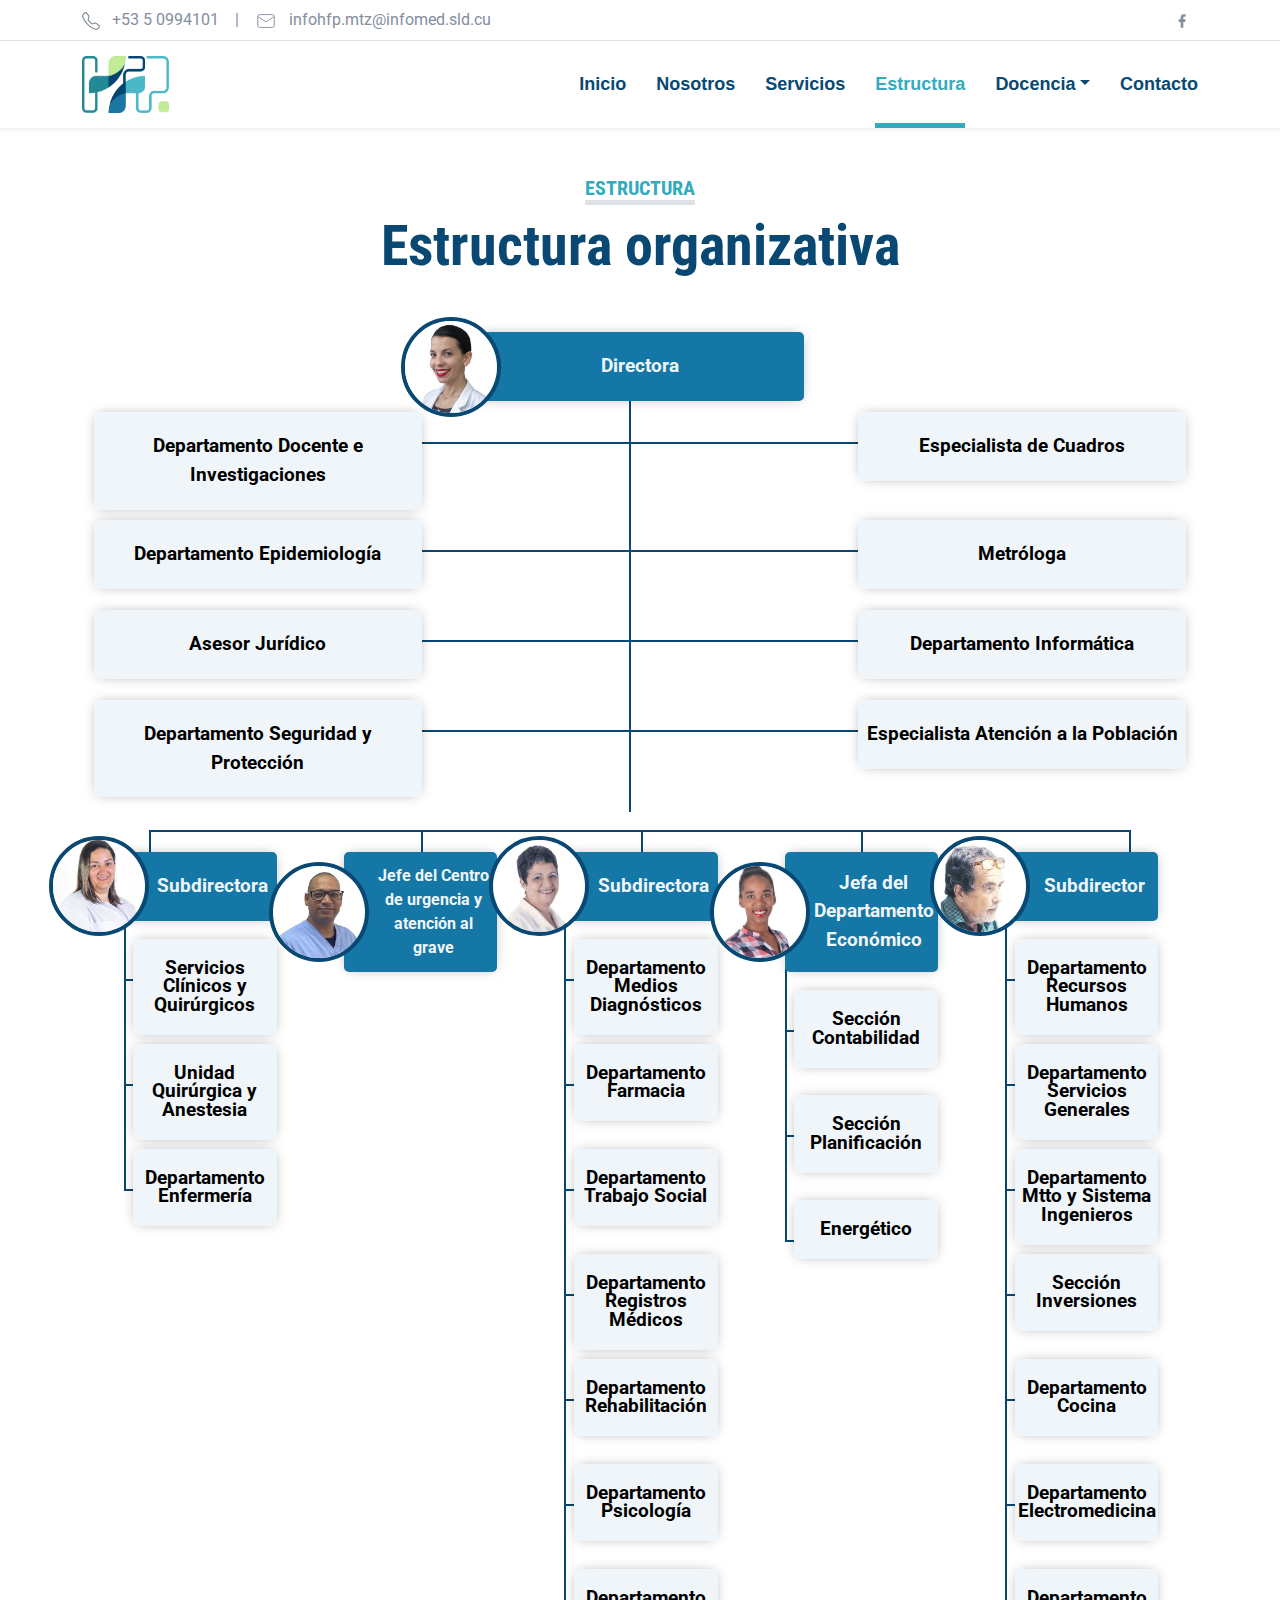
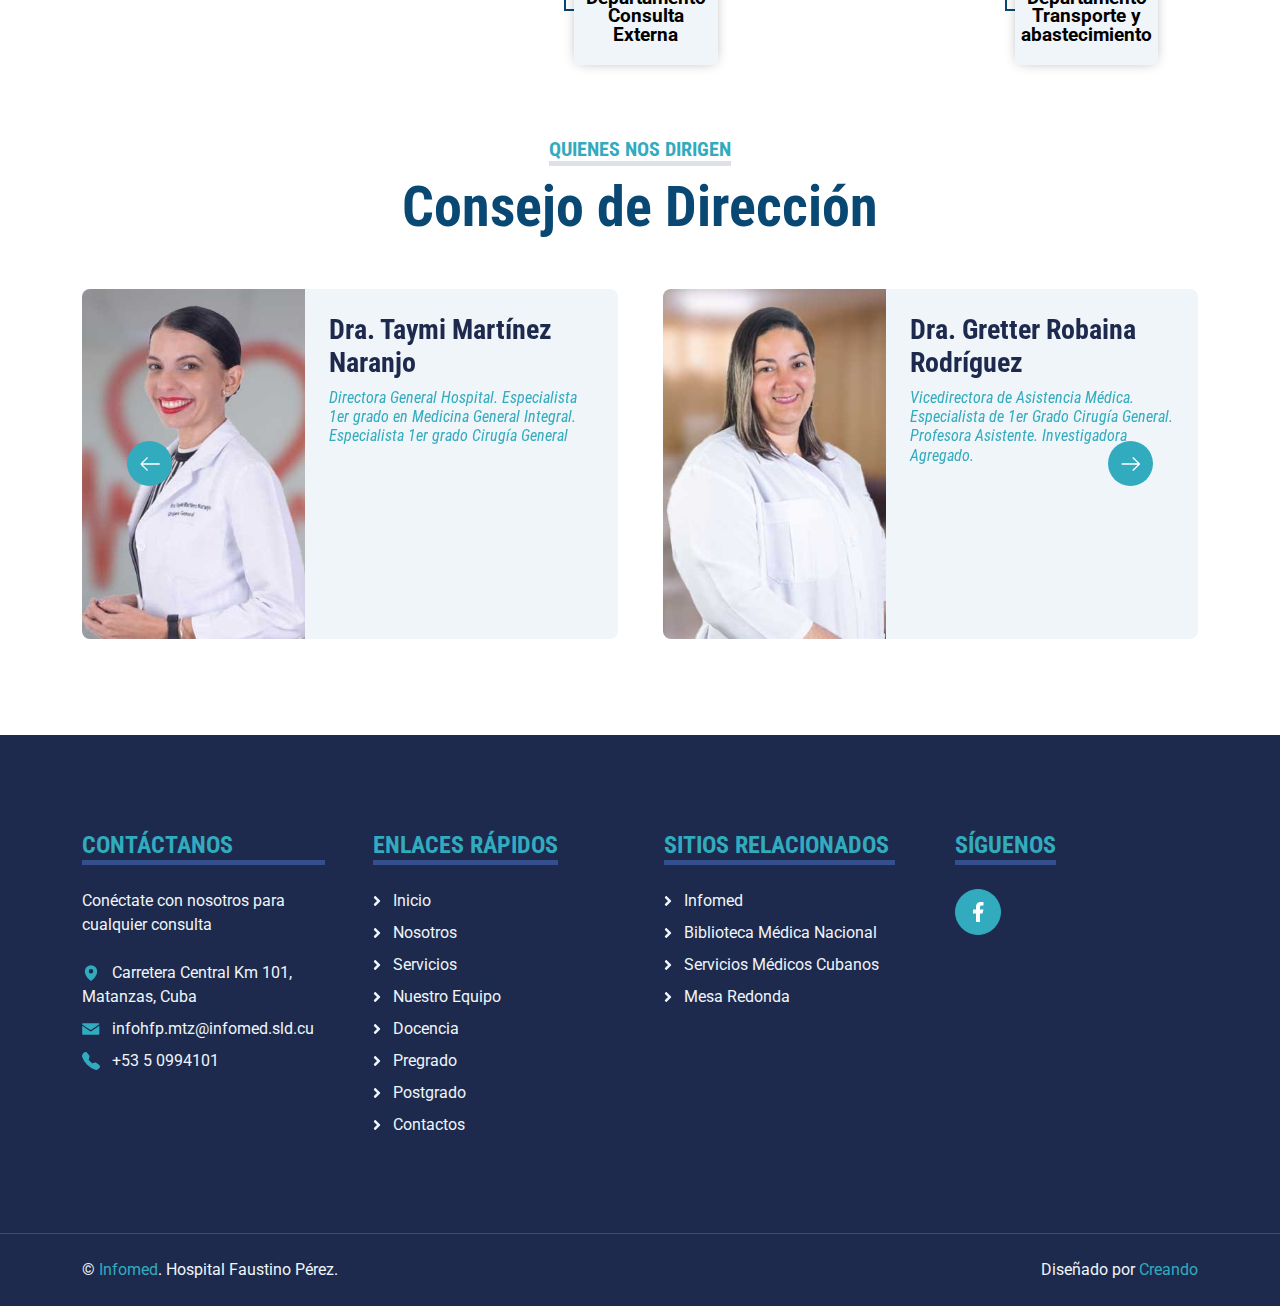
<file: structure.html>
<!DOCTYPE html>
<html lang="en">

<head>
    <meta charset="utf-8">
    <title>Hospital Faustino Pérez</title>
    <meta content="width=device-width, initial-scale=1.0" name="viewport">
    <meta content="Hospital Faustino Pérez, Hospital Faustino Matanzas, Hospital Matanzas, HFP, HFP Matanzas, Hospital Faustino Cuba, Hospital Faustino" name="keywords">
    <meta content="Hospital Clínico Quirúrgico Docente Faustino Pérez" name="description">

    <!-- Favicon -->
    <link href="icon/Logo-web-icon.png" rel="icon">

    <!-- Google Web Fonts -->
    <link rel="preconnect" href="https://fonts.gstatic.com">
    <link href="https://fonts.googleapis.com/css2?family=Roboto+Condensed:wght@400;700&family=Roboto:wght@400;700&display=swap" rel="stylesheet">  

    <!-- Icon Font Stylesheet -->
    <link href="https://cdnjs.cloudflare.com/ajax/libs/font-awesome/5.15.0/css/all.min.css" rel="stylesheet">
    <link href="https://cdn.jsdelivr.net/npm/bootstrap-icons@1.4.1/font/bootstrap-icons.css" rel="stylesheet">

    <!-- Libraries Stylesheet -->
    <link href="lib/owlcarousel/assets/owl.carousel.min.css" rel="stylesheet">
    <link href="lib/tempusdominus/css/tempusdominus-bootstrap-4.min.css" rel="stylesheet" />

    <!-- Customized Bootstrap Stylesheet -->
    <link href="css/bootstrap.min.css" rel="stylesheet">

    <!-- Template Stylesheet -->
    <link href="css/style.css" rel="stylesheet">
    <link rel="stylesheet" href="css/orgChart.css">
</head>

<body>
     <!-- Topbar Start -->
     <div class="container-fluid py-2 border-bottom d-none d-lg-block">
        <div class="container">
            <div class="row">
                <div class="col-md-8 text-center text-lg-start mb-2 mb-lg-0">
                    <div class="d-inline-flex align-items-center">
                        <a class="text-decoration-none text-body pe-3 text-grow" href="tel:+5350994101">
                            <svg class="me-2" xmlns="http://www.w3.org/2000/svg" width="18px" height="18px" viewBox="0 0 16 16"><path fill="currentColor" d="M3.654 1.328a.678.678 0 0 0-1.015-.063L1.605 2.3c-.483.484-.661 1.169-.45 1.77a17.6 17.6 0 0 0 4.168 6.608a17.6 17.6 0 0 0 6.608 4.168c.601.211 1.286.033 1.77-.45l1.034-1.034a.678.678 0 0 0-.063-1.015l-2.307-1.794a.68.68 0 0 0-.58-.122l-2.19.547a1.75 1.75 0 0 1-1.657-.459L5.482 8.062a1.75 1.75 0 0 1-.46-1.657l.548-2.19a.68.68 0 0 0-.122-.58zM1.884.511a1.745 1.745 0 0 1 2.612.163L6.29 2.98c.329.423.445.974.315 1.494l-.547 2.19a.68.68 0 0 0 .178.643l2.457 2.457a.68.68 0 0 0 .644.178l2.189-.547a1.75 1.75 0 0 1 1.494.315l2.306 1.794c.829.645.905 1.87.163 2.611l-1.034 1.034c-.74.74-1.846 1.065-2.877.702a18.6 18.6 0 0 1-7.01-4.42a18.6 18.6 0 0 1-4.42-7.009c-.362-1.03-.037-2.137.703-2.877z"/></svg>
                            +53 5 0994101</a>
                        <span class="text-body">|</span>
                        <a class="text-decoration-none text-body px-3 text-grow" href="mailto:infohfp.mtz@infomed.sld.cu">
                            <svg class="me-2" xmlns="http://www.w3.org/2000/svg" width="22px" height="22px" viewBox="0 0 24 24"><g fill="none" stroke="currentColor" strokeLinecap="round" strokeLinejoin="round" strokeWidth="2"><path d="M3 7a2 2 0 0 1 2-2h14a2 2 0 0 1 2 2v10a2 2 0 0 1-2 2H5a2 2 0 0 1-2-2z"/><path d="m3 7l9 6l9-6"/></g></svg>
                            infohfp.mtz@infomed.sld.cu</a>
                    </div>
                </div>
                <div class="col-md-4 text-center text-lg-end">
                    <div class="d-inline-flex align-items-center">
                        <a class="text-body text-grow px-2" target="_blank" href="https://www.facebook.com/people/Hospital-Provincial-Cl%C3%ADnico-Quir%C3%BArgico-Docente-Faustino-P%C3%A9rez/100091764969888/">
                            <svg xmlns="http://www.w3.org/2000/svg" width="16px" height="16px" viewBox="0 0 24 24"><path fill="currentColor" d="M14 13.5h2.5l1-4H14v-2c0-1.03 0-2 2-2h1.5V2.14c-.326-.043-1.557-.14-2.857-.14C11.928 2 10 3.657 10 6.7v2.8H7v4h3V22h4z"/></svg>
                        </a>
                        <a class="text-body text-grow px-2" target="_blank" href=""  style="display: none;">
                            <svg xmlns="http://www.w3.org/2000/svg" width="14px" height="14px" viewBox="0 0 14 14"><g fill="none"><g clipPath="url(#IconifyId18ece67ef3a7c9d281)"><path fill="currentColor" d="M11.025.656h2.147L8.482 6.03L14 13.344H9.68L6.294 8.909l-3.87 4.435H.275l5.016-5.75L0 .657h4.43L7.486 4.71zm-.755 11.4h1.19L3.78 1.877H2.504z"/></g><defs><clipPath id="IconifyId18ece67ef3a7c9d281"><path fill="#fff" d="M0 0h14v14H0z"/></clipPath></defs></g></svg>
                        </a>
                        <a class="text-body text-grow px-2" target="_blank" href="" style="display: none;" >
                            <svg xmlns="http://www.w3.org/2000/svg" width="18px" height="18px" viewBox="0 0 24 24"><path fill="currentColor" d="M6.94 5a2 2 0 1 1-4-.002a2 2 0 0 1 4 .002M7 8.48H3V21h4zm6.32 0H9.34V21h3.94v-6.57c0-3.66 4.77-4 4.77 0V21H22v-7.93c0-6.17-7.06-5.94-8.72-2.91z"/></svg>
                        </a>
                        <a class="text-body text-grow px-2" target="_blank" href=""  style="display: none;">
                            <svg xmlns="http://www.w3.org/2000/svg" width="18px" height="18px" viewBox="0 0 24 24"><path fill="currentColor" d="M13.028 2c1.125.003 1.696.009 2.189.023l.194.007c.224.008.445.018.712.03c1.064.05 1.79.218 2.427.465c.66.254 1.216.598 1.772 1.153a4.908 4.908 0 0 1 1.153 1.772c.247.637.415 1.363.465 2.428c.012.266.022.487.03.712l.006.194c.015.492.021 1.063.023 2.188l.001.746v1.31a78.831 78.831 0 0 1-.023 2.188l-.006.194c-.008.225-.018.446-.03.712c-.05 1.065-.22 1.79-.466 2.428a4.883 4.883 0 0 1-1.153 1.772a4.915 4.915 0 0 1-1.772 1.153c-.637.247-1.363.415-2.427.465a72.11 72.11 0 0 1-.712.03l-.194.006c-.493.014-1.064.021-2.189.023l-.746.001h-1.309a78.43 78.43 0 0 1-2.189-.023l-.194-.006a63.036 63.036 0 0 1-.712-.031c-1.064-.05-1.79-.218-2.428-.465a4.889 4.889 0 0 1-1.771-1.153a4.904 4.904 0 0 1-1.154-1.772c-.247-.637-.415-1.363-.465-2.428a74.1 74.1 0 0 1-.03-.712l-.005-.194A79.047 79.047 0 0 1 2 13.028v-2.056a78.82 78.82 0 0 1 .022-2.188l.007-.194c.008-.225.018-.446.03-.712c.05-1.065.218-1.79.465-2.428A4.88 4.88 0 0 1 3.68 3.678a4.897 4.897 0 0 1 1.77-1.153c.638-.247 1.363-.415 2.428-.465c.266-.012.488-.022.712-.03l.194-.006a79 79 0 0 1 2.188-.023zM12 7a5 5 0 1 0 0 10a5 5 0 0 0 0-10m0 2a3 3 0 1 1 .001 6a3 3 0 0 1 0-6m5.25-3.5a1.25 1.25 0 0 0 0 2.5a1.25 1.25 0 0 0 0-2.5"/></svg>
                        </a>
                        <a class="text-body text-grow ps-2" target="_blank" href=""  style="display: none;">
                            <svg xmlns="http://www.w3.org/2000/svg" width="18px" height="18px" viewBox="0 0 24 24"><path fill="currentColor" d="m10 15l5.19-3L10 9zm11.56-7.83c.13.47.22 1.1.28 1.9c.07.8.1 1.49.1 2.09L22 12c0 2.19-.16 3.8-.44 4.83c-.25.9-.83 1.48-1.73 1.73c-.47.13-1.33.22-2.65.28c-1.3.07-2.49.1-3.59.1L12 19c-4.19 0-6.8-.16-7.83-.44c-.9-.25-1.48-.83-1.73-1.73c-.13-.47-.22-1.1-.28-1.9c-.07-.8-.1-1.49-.1-2.09L2 12c0-2.19.16-3.8.44-4.83c.25-.9.83-1.48 1.73-1.73c.47-.13 1.33-.22 2.65-.28c1.3-.07 2.49-.1 3.59-.1L12 5c4.19 0 6.8.16 7.83.44c.9.25 1.48.83 1.73 1.73"/></svg>
                        </a>
                    </div>
                </div>
            </div>
        </div>
    </div>
    <!-- Topbar End -->


    <!-- Navbar Start -->
    <div class="container-fluid sticky-top bg-white shadow-sm">
        <div class="container">
            <nav class="navbar navbar-expand-lg bg-white navbar-light py-3 py-lg-0">
                <a href="index.html" class="navbar-brand">
                    <h1 class="m-0 text-uppercase arial-1 d-flex align-items-center flex-row" style="font-size: 0.9cm !important;"><img loading="lazy" src="icon/Logo.png" class="me-2" style="width: 23mm"></h1>
                </a>
                <button class="navbar-toggler" type="button" data-bs-toggle="collapse" data-bs-target="#navbarCollapse">
                    <span class="navbar-toggler-icon"></span>
                </button>
                <div class="collapse navbar-collapse" id="navbarCollapse">
                    <div class="navbar-nav ms-auto py-0">
                        <a href="index.html" class="nav-item nav-link">Inicio</a>
                        <a href="about.html" class="nav-item nav-link">Nosotros</a>
                        <a href="service.html" class="nav-item nav-link">Servicios</a>
                        <a href="structure.html" class="nav-item nav-link active">Estructura</a>
                        <div class="nav-item dropdown">
                            <a href="#" class="nav-link dropdown-toggle" data-bs-toggle="dropdown">Docencia</a>
                            <div class="dropdown-menu m-0">
                                <a href="teaching.html" class="dropdown-item">Más información</a>
                                <a href="pregrade.html" class="dropdown-item">Pregrado</a>
                                <a href="postgrade.html" class="dropdown-item">Postgrado</a>
                            </div>
                        </div>
                        <div class="nav-item dropdown" style="display: none;">
                            <a href="#" class="nav-link dropdown-toggle" data-bs-toggle="dropdown">Páginas</a>
                            <div class="dropdown-menu m-0">
                                <a href="blog.html" class="dropdown-item">Historia</a>
                                <a href="detail.html" class="dropdown-item">Blog</a>
                                <a href="team.html" class="dropdown-item">Equipo</a>
                                <a href="testimonial.html" class="dropdown-item">Testimonios</a>
                                <a href="testimonial.html" class="dropdown-item">Docencia</a>
                                <a href="testimonial.html" class="dropdown-item">Investigación</a>
                                <a href="appointment.html" class="dropdown-item">Consultas</a>
                                <a href="search.html" class="dropdown-item">Buscar</a>
                            </div>
                        </div>
                        <a href="contact.html" class="nav-item nav-link">Contacto</a>
                    </div>
                </div>
            </nav>
        </div>
    </div>
    <!-- Navbar End -->
    
    <!-- Organigram Start-->
    <div class="container-fluid py-5">
        <div class="container">
            <div class="row gx-5">
				<div class="text-center">
					<h5 class="d-inline-block text-primary text-uppercase border-bottom border-5">Estructura</h5>
				</div>
            </div>
            <div class="row mb-5 mb-lg-0" style="display: flex;flex-direction: column;justify-content: center; align-items: center">
                  <div class="mb-4 text-center">
                      <h1 class="display-4">Estructura organizativa</h1>
                  </div>
            </div>
            
    <div class="org container-fluid">
        <figure class="org-chart cf">
            <div class="board ">
              
              <ul class="columnOne">
                <li>
                  <span class="lvl-b">
                       <strong>Directora</strong>
                       <img loading="lazy" src="img/organigram_4.jpg" class="icon-lvl-b" width="100px" height="100px" alt="">
                    </span>
                </li>
              </ul>
              <ul class="columnTwo">
                <li>
                  <span>
                       <strong>Departamento Docente e Investigaciones</strong>
                       </span>
                </li>
                <li>
                  <span>
                       <strong>Especialista de Cuadros</strong>
                       </span>
                </li>
              </ul>
              <ul class="columnTwo">
                <li>
                  <span>
                       <strong>Departamento Epidemiología</strong>
                       </span>
                </li>
                <li>
                  <span>
                       <strong>Metróloga</strong>
                       </span>
                </li>
              </ul>
              <ul class="columnTwo">
                <li>
                  <span>
                       <strong>Asesor Jurídico</strong>
                       </span>
                </li>
                <li>
                  <span>
                       <strong>Departamento Informática</strong>
                       </span>
                </li>
              </ul>
              <ul class="columnTwo">
                <li>
                  <span>
                       <strong>Departamento Seguridad y Protección</strong>
                       </span>
                </li>
                <li>
                  <span>
                       <strong>Especialista Atención a la Población</strong>
                       </span>
                </li>
              </ul>
            </div>
            <div class="rect"></div>
            <ul class="departments ">
              
              <li class="department ">
                <span class="lvl-b">
                    <p><strong>Subdirectora</strong></p>
                    <img loading="lazy" src="img/organigram_1.jpg" class="icon-lvl-b" width="100px" height="100px" alt="">
                    </span>
                <ul class="sections">
                  <li class="section"> <span>
                          <strong>Servicios Clínicos y Quirúrgicos</strong>
                          </span>
                  </li>
                  <li class="section"> <span>
                          <strong>Unidad Quirúrgica y Anestesia</strong>
                          </span>
                  </li>
                  <li class="section"> <span>
                          <strong>Departamento Enfermería</strong>
                          </span>
                  </li>
                </ul>
              </li>
              <li class="department ">
                <span class="lvl-b large">
                    <p ><strong>Jefe del Centro de urgencia y atención al grave</strong></p>
                    <img loading="lazy" src="img/organigram_3.jpg" class="icon-lvl-b" width="100px" height="100px" alt="">
                </span>
              </li>
              
              <li class="department "  >
                <span class="lvl-b">
                    <p><strong>Subdirectora</strong></p>
                    <img loading="lazy" src="img/organigram_6.jpg" class="icon-lvl-b" width="100px" height="100px" alt="">
                    </span>
                <ul class="sections">
                  <li class="section"> <span>
                          <strong>Departamento Medios Diagnósticos</strong>
                          </span>
                  </li>
                  <li class="section"> <span>
                          <strong>Departamento Farmacia</strong>
                          </span>
                  </li>
                  <li class="section"> <span>
                          <strong>Departamento Trabajo Social</strong>
                          </span>
                  </li>
                  <li class="section"> <span>
                          <strong>Departamento Registros Médicos</strong>
                          </span>
                  </li>
                  <li class="section"> <span>
                          <strong>Departamento Rehabilitación</strong>
                          </span>
                  </li>
                  <li class="section"> <span>
                          <strong>Departamento Psicología</strong>
                          </span>
                  </li>
                  <li class="section"> <span>
                          <strong>Departamento Consulta Externa</strong>
                          </span>
                  </li>
                </ul>
                
              </li>
              <li class="department " >
                <span class="lvl-b">
                    <p><strong>Jefa del Departamento Económico</strong></p>
                    <img loading="lazy" src="img/organigram_2.jpg" class="icon-lvl-b" width="100px" height="100px" alt="">
                    </span>
                <ul class="sections">
                  <li class="section"> <span>
                          <strong>Sección Contabilidad</strong>
                          </span>
                  </li>
                  <li class="section"> <span>
                          <strong>Sección Planificación</strong>
                          </span>
                  </li>
                  <li class="section"> <span>
                          <strong>Energético</strong>
                          </span>
                  </li>
                </ul>
                
              </li>
              <li class="department " >
                <span class="lvl-b">
                    <p><strong>Subdirector</strong></p>
                    <img loading="lazy" src="img/organigram_5.jpg" class="icon-lvl-b" width="100px" height="100px" alt="">
                </span>
                <ul class="sections">
                  <li class="section"> <span>
                          <strong>Departamento Recursos Humanos</strong>
                          </span>
                  </li>
                  <li class="section"> <span>
                          <strong>Departamento Servicios Generales</strong>
                          </span>
                  </li>
                  <li class="section"> <span>
                          <strong>Departamento Mtto y Sistema Ingenieros</strong>
                          </span>
                  </li>
                  <li class="section"> <span>
                          <strong>Sección Inversiones</strong>
                          </span>
                  </li>
                  <li class="section"> <span>
                          <strong>Departamento Cocina</strong>
                          </span>
                  </li>
                  <li class="section"> <span>
                          <strong>Departamento Electromedicina</strong>
                          </span>
                  </li>
                  <li class="section"> <span>
                          <strong>Departamento Transporte y abastecimiento</strong>
                          </span>
                  </li>
                </ul>
              </li>
              
            </ul>
          </figure>
    </div>
        </div>
        
    </div>
    <!-- Organigram End-->

    <!-- Team Start -->
    <div class="container-fluid py-5"> <div class="container"> <div class="text-center mx-auto mb-5" style="max-width: 600px;"> <h5 class="d-inline-block text-primary text-uppercase border-bottom border-5">QUIENES NOS DIRIGEN</h5> <h1 class="display-4">Consejo de Dirección </h1> </div> <div class="owl-carousel team-carousel position-relative"> <div class="team-item"> <div class="row g-0 bg-light rounded overflow-hidden"> <div class="col-12 col-sm-5 h-100"> <img loading="lazy" class="img-fluid h-100" src="img/team-1.jpg" style="object-fit: cover; aspect-ratio: 1;"> </div> <div class="col-12 col-sm-7 h-100 d-flex flex-column"> <div class="mt-0 p-4"> <h3>Dra. Taymi Martínez Naranjo</h3> <h6 class="fw-normal fst-italic text-primary mb-4">Directora General Hospital. Especialista 1er grado en Medicina General Integral. Especialista 1er grado Cirugía General</h6> </div> <div class="d-flex mt-auto border-top p-4" style="display: none !important;"> <a class="btn btn-lg btn-color btn-lg-square rounded-circle me-3 d-flex justify-content-center align-items-center" href="#"> <svg xmlns="http://www.w3.org/2000/svg" width="24px" height="24px" viewBox="0 0 14 14"><g fill="none"><g><path fill="currentColor" d="M11.025.656h2.147L8.482 6.03L14 13.344H9.68L6.294 8.909l-3.87 4.435H.275l5.016-5.75L0 .657h4.43L7.486 4.71zm-.755 11.4h1.19L3.78 1.877H2.504z"></path></g><defs><clipPath id="IconifyId18ece67ef3a7c9d281"><path fill="#fff" d="M0 0h14v14H0z"></path></clipPath></defs></g></svg> </a> <a class="btn btn-lg btn-color btn-lg-square rounded-circle me-3 d-flex justify-content-center align-items-center" href="#"> <svg xmlns="http://www.w3.org/2000/svg" width="28px" height="28px" viewBox="0 0 24 24"><path fill="currentColor" d="M14 13.5h2.5l1-4H14v-2c0-1.03 0-2 2-2h1.5V2.14c-.326-.043-1.557-.14-2.857-.14C11.928 2 10 3.657 10 6.7v2.8H7v4h3V22h4z"></path></svg> </a> <a class="btn btn-lg btn-color btn-lg-square rounded-circle d-flex justify-content-center align-items-center" href="#"> <svg xmlns="http://www.w3.org/2000/svg" width="25px" height="25px" viewBox="0 0 24 24"><path fill="currentColor" d="M6.94 5a2 2 0 1 1-4-.002a2 2 0 0 1 4 .002M7 8.48H3V21h4zm6.32 0H9.34V21h3.94v-6.57c0-3.66 4.77-4 4.77 0V21H22v-7.93c0-6.17-7.06-5.94-8.72-2.91z"></path></svg> </a> </div> </div> </div> </div><div class="team-item"> <div class="row g-0 bg-light rounded overflow-hidden"> <div class="col-12 col-sm-5 h-100"> <img loading="lazy" class="img-fluid h-100" src="img/team-2.jpg" style="object-fit: cover; aspect-ratio: 1;"> </div> <div class="col-12 col-sm-7 h-100 d-flex flex-column"> <div class="mt-0 p-4"> <h3>Dra. Gretter Robaina Rodríguez</h3> <h6 class="fw-normal fst-italic text-primary mb-4">Vicedirectora de Asistencia Médica. Especialista de 1er Grado Cirugía General. Profesora Asistente. Investigadora Agregado.</h6> </div> <div class="d-flex mt-auto border-top p-4" style="display: none !important;"> <a class="btn btn-lg btn-color btn-lg-square rounded-circle me-3 d-flex justify-content-center align-items-center" href="#"> <svg xmlns="http://www.w3.org/2000/svg" width="24px" height="24px" viewBox="0 0 14 14"><g fill="none"><g><path fill="currentColor" d="M11.025.656h2.147L8.482 6.03L14 13.344H9.68L6.294 8.909l-3.87 4.435H.275l5.016-5.75L0 .657h4.43L7.486 4.71zm-.755 11.4h1.19L3.78 1.877H2.504z"></path></g><defs><clipPath id="IconifyId18ece67ef3a7c9d281"><path fill="#fff" d="M0 0h14v14H0z"></path></clipPath></defs></g></svg> </a> <a class="btn btn-lg btn-color btn-lg-square rounded-circle me-3 d-flex justify-content-center align-items-center" href="#"> <svg xmlns="http://www.w3.org/2000/svg" width="28px" height="28px" viewBox="0 0 24 24"><path fill="currentColor" d="M14 13.5h2.5l1-4H14v-2c0-1.03 0-2 2-2h1.5V2.14c-.326-.043-1.557-.14-2.857-.14C11.928 2 10 3.657 10 6.7v2.8H7v4h3V22h4z"></path></svg> </a> <a class="btn btn-lg btn-color btn-lg-square rounded-circle d-flex justify-content-center align-items-center" href="#"> <svg xmlns="http://www.w3.org/2000/svg" width="25px" height="25px" viewBox="0 0 24 24"><path fill="currentColor" d="M6.94 5a2 2 0 1 1-4-.002a2 2 0 0 1 4 .002M7 8.48H3V21h4zm6.32 0H9.34V21h3.94v-6.57c0-3.66 4.77-4 4.77 0V21H22v-7.93c0-6.17-7.06-5.94-8.72-2.91z"></path></svg> </a> </div> </div> </div> </div><div class="team-item"> <div class="row g-0 bg-light rounded overflow-hidden"> <div class="col-12 col-sm-5 h-100"> <img loading="lazy" class="img-fluid h-100" src="img/team-3.jpg" style="object-fit: cover; aspect-ratio: 1;"> </div> <div class="col-12 col-sm-7 h-100 d-flex flex-column"> <div class="mt-0 p-4"> <h3>Lic. Lourdes González Fernández</h3> <h6 class="fw-normal fst-italic text-primary mb-4">Subdirectora de Aseguramiento Médico. Licenciada en Farmacia. Máster en Ciencias. Profesor Asistente</h6> </div> <div class="d-flex mt-auto border-top p-4" style="display: none !important;"> <a class="btn btn-lg btn-color btn-lg-square rounded-circle me-3 d-flex justify-content-center align-items-center" href="#"> <svg xmlns="http://www.w3.org/2000/svg" width="24px" height="24px" viewBox="0 0 14 14"><g fill="none"><g><path fill="currentColor" d="M11.025.656h2.147L8.482 6.03L14 13.344H9.68L6.294 8.909l-3.87 4.435H.275l5.016-5.75L0 .657h4.43L7.486 4.71zm-.755 11.4h1.19L3.78 1.877H2.504z"></path></g><defs><clipPath id="IconifyId18ece67ef3a7c9d281"><path fill="#fff" d="M0 0h14v14H0z"></path></clipPath></defs></g></svg> </a> <a class="btn btn-lg btn-color btn-lg-square rounded-circle me-3 d-flex justify-content-center align-items-center" href="#"> <svg xmlns="http://www.w3.org/2000/svg" width="28px" height="28px" viewBox="0 0 24 24"><path fill="currentColor" d="M14 13.5h2.5l1-4H14v-2c0-1.03 0-2 2-2h1.5V2.14c-.326-.043-1.557-.14-2.857-.14C11.928 2 10 3.657 10 6.7v2.8H7v4h3V22h4z"></path></svg> </a> <a class="btn btn-lg btn-color btn-lg-square rounded-circle d-flex justify-content-center align-items-center" href="#"> <svg xmlns="http://www.w3.org/2000/svg" width="25px" height="25px" viewBox="0 0 24 24"><path fill="currentColor" d="M6.94 5a2 2 0 1 1-4-.002a2 2 0 0 1 4 .002M7 8.48H3V21h4zm6.32 0H9.34V21h3.94v-6.57c0-3.66 4.77-4 4.77 0V21H22v-7.93c0-6.17-7.06-5.94-8.72-2.91z"></path></svg> </a> </div> </div> </div> </div><div class="team-item"> <div class="row g-0 bg-light rounded overflow-hidden"> <div class="col-12 col-sm-5 h-100"> <img loading="lazy" class="img-fluid h-100" src="img/team-4.jpg" style="object-fit: cover; aspect-ratio: 1;"> </div> <div class="col-12 col-sm-7 h-100 d-flex flex-column"> <div class="mt-0 p-4"> <h3>Dr. Joennys García Guerra</h3> <h6 class="fw-normal fst-italic text-primary mb-4">Vicedirector de Urgencias, Emergencia Médica y Transplante. Jefe de Centro de Urgencia y Atención al Grave. Especialista de 1er Grado en Medicina General Integral. Especialista de 1er Grado en Cuidados Intensivos y Emergencia</h6> </div> <div class="d-flex mt-auto border-top p-4" style="display: none !important;"> <a class="btn btn-lg btn-color btn-lg-square rounded-circle me-3 d-flex justify-content-center align-items-center" href="#"> <svg xmlns="http://www.w3.org/2000/svg" width="24px" height="24px" viewBox="0 0 14 14"><g fill="none"><g><path fill="currentColor" d="M11.025.656h2.147L8.482 6.03L14 13.344H9.68L6.294 8.909l-3.87 4.435H.275l5.016-5.75L0 .657h4.43L7.486 4.71zm-.755 11.4h1.19L3.78 1.877H2.504z"></path></g><defs><clipPath id="IconifyId18ece67ef3a7c9d281"><path fill="#fff" d="M0 0h14v14H0z"></path></clipPath></defs></g></svg> </a> <a class="btn btn-lg btn-color btn-lg-square rounded-circle me-3 d-flex justify-content-center align-items-center" href="#"> <svg xmlns="http://www.w3.org/2000/svg" width="28px" height="28px" viewBox="0 0 24 24"><path fill="currentColor" d="M14 13.5h2.5l1-4H14v-2c0-1.03 0-2 2-2h1.5V2.14c-.326-.043-1.557-.14-2.857-.14C11.928 2 10 3.657 10 6.7v2.8H7v4h3V22h4z"></path></svg> </a> <a class="btn btn-lg btn-color btn-lg-square rounded-circle d-flex justify-content-center align-items-center" href="#"> <svg xmlns="http://www.w3.org/2000/svg" width="25px" height="25px" viewBox="0 0 24 24"><path fill="currentColor" d="M6.94 5a2 2 0 1 1-4-.002a2 2 0 0 1 4 .002M7 8.48H3V21h4zm6.32 0H9.34V21h3.94v-6.57c0-3.66 4.77-4 4.77 0V21H22v-7.93c0-6.17-7.06-5.94-8.72-2.91z"></path></svg> </a> </div> </div> </div> </div><div class="team-item"> <div class="row g-0 bg-light rounded overflow-hidden"> <div class="col-12 col-sm-5 h-100"> <img loading="lazy" class="img-fluid h-100" src="img/team-5.jpg" style="object-fit: cover; aspect-ratio: 1;"> </div> <div class="col-12 col-sm-7 h-100 d-flex flex-column"> <div class="mt-0 p-4"> <h3>Dra. Odalys Sánchez Barreras</h3> <h6 class="fw-normal fst-italic text-primary mb-4">Secretaria Consejo de Dirección. Especialista de 2do Grado en Medicina General Integral. Especialista de 2do Grado en Organización y Administración de Salud Pública. Máster en Educación Médica. Profesora Auxiliar. Investigador Agregado. Responsable de la Unidad Organizativa de Calidad</h6> </div> <div class="d-flex mt-auto border-top p-4" style="display: none !important;"> <a class="btn btn-lg btn-color btn-lg-square rounded-circle me-3 d-flex justify-content-center align-items-center" href="#"> <svg xmlns="http://www.w3.org/2000/svg" width="24px" height="24px" viewBox="0 0 14 14"><g fill="none"><g><path fill="currentColor" d="M11.025.656h2.147L8.482 6.03L14 13.344H9.68L6.294 8.909l-3.87 4.435H.275l5.016-5.75L0 .657h4.43L7.486 4.71zm-.755 11.4h1.19L3.78 1.877H2.504z"></path></g><defs><clipPath id="IconifyId18ece67ef3a7c9d281"><path fill="#fff" d="M0 0h14v14H0z"></path></clipPath></defs></g></svg> </a> <a class="btn btn-lg btn-color btn-lg-square rounded-circle me-3 d-flex justify-content-center align-items-center" href="#"> <svg xmlns="http://www.w3.org/2000/svg" width="28px" height="28px" viewBox="0 0 24 24"><path fill="currentColor" d="M14 13.5h2.5l1-4H14v-2c0-1.03 0-2 2-2h1.5V2.14c-.326-.043-1.557-.14-2.857-.14C11.928 2 10 3.657 10 6.7v2.8H7v4h3V22h4z"></path></svg> </a> <a class="btn btn-lg btn-color btn-lg-square rounded-circle d-flex justify-content-center align-items-center" href="#"> <svg xmlns="http://www.w3.org/2000/svg" width="25px" height="25px" viewBox="0 0 24 24"><path fill="currentColor" d="M6.94 5a2 2 0 1 1-4-.002a2 2 0 0 1 4 .002M7 8.48H3V21h4zm6.32 0H9.34V21h3.94v-6.57c0-3.66 4.77-4 4.77 0V21H22v-7.93c0-6.17-7.06-5.94-8.72-2.91z"></path></svg> </a> </div> </div> </div> </div><div class="team-item"> <div class="row g-0 bg-light rounded overflow-hidden"> <div class="col-12 col-sm-5 h-100"> <img loading="lazy" class="img-fluid h-100" src="img/team-7.jpg" style="object-fit: cover; aspect-ratio: 1;"> </div> <div class="col-12 col-sm-7 h-100 d-flex flex-column"> <div class="mt-0 p-4"> <h3>Dra. Kirenia Camacho Sosa</h3> <h6 class="fw-normal fst-italic text-primary mb-4">Jefa Departamento Docente. Especialista de 1er Grado Medicina General Integral. Especialista de 1er y 2do Grado Oncología. Profesora Auxiliar. Investigadora Auxiliar. Máster en Medios Diagnóstico</h6> </div> <div class="d-flex mt-auto border-top p-4" style="display: none !important;"> <a class="btn btn-lg btn-color btn-lg-square rounded-circle me-3 d-flex justify-content-center align-items-center" href="#"> <svg xmlns="http://www.w3.org/2000/svg" width="24px" height="24px" viewBox="0 0 14 14"><g fill="none"><g><path fill="currentColor" d="M11.025.656h2.147L8.482 6.03L14 13.344H9.68L6.294 8.909l-3.87 4.435H.275l5.016-5.75L0 .657h4.43L7.486 4.71zm-.755 11.4h1.19L3.78 1.877H2.504z"></path></g><defs><clipPath id="IconifyId18ece67ef3a7c9d281"><path fill="#fff" d="M0 0h14v14H0z"></path></clipPath></defs></g></svg> </a> <a class="btn btn-lg btn-color btn-lg-square rounded-circle me-3 d-flex justify-content-center align-items-center" href="#"> <svg xmlns="http://www.w3.org/2000/svg" width="28px" height="28px" viewBox="0 0 24 24"><path fill="currentColor" d="M14 13.5h2.5l1-4H14v-2c0-1.03 0-2 2-2h1.5V2.14c-.326-.043-1.557-.14-2.857-.14C11.928 2 10 3.657 10 6.7v2.8H7v4h3V22h4z"></path></svg> </a> <a class="btn btn-lg btn-color btn-lg-square rounded-circle d-flex justify-content-center align-items-center" href="#"> <svg xmlns="http://www.w3.org/2000/svg" width="25px" height="25px" viewBox="0 0 24 24"><path fill="currentColor" d="M6.94 5a2 2 0 1 1-4-.002a2 2 0 0 1 4 .002M7 8.48H3V21h4zm6.32 0H9.34V21h3.94v-6.57c0-3.66 4.77-4 4.77 0V21H22v-7.93c0-6.17-7.06-5.94-8.72-2.91z"></path></svg> </a> </div> </div> </div> </div><div class="team-item"> <div class="row g-0 bg-light rounded overflow-hidden"> <div class="col-12 col-sm-5 h-100"> <img loading="lazy" class="img-fluid h-100" src="img/team-8.jpg" style="object-fit: cover; aspect-ratio: 1;"> </div> <div class="col-12 col-sm-7 h-100 d-flex flex-column"> <div class="mt-0 p-4"> <h3>DrC. Ihosvany Ruíz Hernández</h3> <h6 class="fw-normal fst-italic text-primary mb-4">Jefe de Servicio de Medicina Interna. Doctor en Ciencias de la Educación. Especialista de 1er y 2do grado en Medicina Interna. Master en Enfermedades Infecciosas. Profesor Titular. Investigador Titular. Coordinador Académico Provincial de la especialidad de Medicina Interna. Presidente del Capítulo Provincial de Medicina Interna. Miembro Titular de la Sociedad Cubana de Medicina Interna. Miembro de la Junta de Gobierno Nacional de Medicina Interna</h6> </div> <div class="d-flex mt-auto border-top p-4" style="display: none !important;"> <a class="btn btn-lg btn-color btn-lg-square rounded-circle me-3 d-flex justify-content-center align-items-center" href="#"> <svg xmlns="http://www.w3.org/2000/svg" width="24px" height="24px" viewBox="0 0 14 14"><g fill="none"><g><path fill="currentColor" d="M11.025.656h2.147L8.482 6.03L14 13.344H9.68L6.294 8.909l-3.87 4.435H.275l5.016-5.75L0 .657h4.43L7.486 4.71zm-.755 11.4h1.19L3.78 1.877H2.504z"></path></g><defs><clipPath id="IconifyId18ece67ef3a7c9d281"><path fill="#fff" d="M0 0h14v14H0z"></path></clipPath></defs></g></svg> </a> <a class="btn btn-lg btn-color btn-lg-square rounded-circle me-3 d-flex justify-content-center align-items-center" href="#"> <svg xmlns="http://www.w3.org/2000/svg" width="28px" height="28px" viewBox="0 0 24 24"><path fill="currentColor" d="M14 13.5h2.5l1-4H14v-2c0-1.03 0-2 2-2h1.5V2.14c-.326-.043-1.557-.14-2.857-.14C11.928 2 10 3.657 10 6.7v2.8H7v4h3V22h4z"></path></svg> </a> <a class="btn btn-lg btn-color btn-lg-square rounded-circle d-flex justify-content-center align-items-center" href="#"> <svg xmlns="http://www.w3.org/2000/svg" width="25px" height="25px" viewBox="0 0 24 24"><path fill="currentColor" d="M6.94 5a2 2 0 1 1-4-.002a2 2 0 0 1 4 .002M7 8.48H3V21h4zm6.32 0H9.34V21h3.94v-6.57c0-3.66 4.77-4 4.77 0V21H22v-7.93c0-6.17-7.06-5.94-8.72-2.91z"></path></svg> </a> </div> </div> </div> </div><div class="team-item"> <div class="row g-0 bg-light rounded overflow-hidden"> <div class="col-12 col-sm-5 h-100"> <img loading="lazy" class="img-fluid h-100" src="img/team-9.jpg" style="object-fit: cover; aspect-ratio: 1;"> </div> <div class="col-12 col-sm-7 h-100 d-flex flex-column"> <div class="mt-0 p-4"> <h3>Lic. Francys Arencibia Márquez</h3> <h6 class="fw-normal fst-italic text-primary mb-4">Jefa de Departamento de Psicología. Licenciada en Psicología. Máster en Ciencias. Profesora Auxiliar</h6> </div> <div class="d-flex mt-auto border-top p-4" style="display: none !important;"> <a class="btn btn-lg btn-color btn-lg-square rounded-circle me-3 d-flex justify-content-center align-items-center" href="#"> <svg xmlns="http://www.w3.org/2000/svg" width="24px" height="24px" viewBox="0 0 14 14"><g fill="none"><g><path fill="currentColor" d="M11.025.656h2.147L8.482 6.03L14 13.344H9.68L6.294 8.909l-3.87 4.435H.275l5.016-5.75L0 .657h4.43L7.486 4.71zm-.755 11.4h1.19L3.78 1.877H2.504z"></path></g><defs><clipPath id="IconifyId18ece67ef3a7c9d281"><path fill="#fff" d="M0 0h14v14H0z"></path></clipPath></defs></g></svg> </a> <a class="btn btn-lg btn-color btn-lg-square rounded-circle me-3 d-flex justify-content-center align-items-center" href="#"> <svg xmlns="http://www.w3.org/2000/svg" width="28px" height="28px" viewBox="0 0 24 24"><path fill="currentColor" d="M14 13.5h2.5l1-4H14v-2c0-1.03 0-2 2-2h1.5V2.14c-.326-.043-1.557-.14-2.857-.14C11.928 2 10 3.657 10 6.7v2.8H7v4h3V22h4z"></path></svg> </a> <a class="btn btn-lg btn-color btn-lg-square rounded-circle d-flex justify-content-center align-items-center" href="#"> <svg xmlns="http://www.w3.org/2000/svg" width="25px" height="25px" viewBox="0 0 24 24"><path fill="currentColor" d="M6.94 5a2 2 0 1 1-4-.002a2 2 0 0 1 4 .002M7 8.48H3V21h4zm6.32 0H9.34V21h3.94v-6.57c0-3.66 4.77-4 4.77 0V21H22v-7.93c0-6.17-7.06-5.94-8.72-2.91z"></path></svg> </a> </div> </div> </div> </div><div class="team-item"> <div class="row g-0 bg-light rounded overflow-hidden"> <div class="col-12 col-sm-5 h-100"> <img loading="lazy" class="img-fluid h-100" src="img/team-10.jpg" style="object-fit: cover; aspect-ratio: 1;"> </div> <div class="col-12 col-sm-7 h-100 d-flex flex-column"> <div class="mt-0 p-4"> <h3>Dr. Lisandro Chávez Gonzáles</h3> <h6 class="fw-normal fst-italic text-primary mb-4">Jefe de Servicio de Endocrinología y Diabetes. Especialista de 1er Grado en Medicina General Integral. Especialista de 1er Grado en Endocrinología. Profesor Instructor</h6> </div> <div class="d-flex mt-auto border-top p-4" style="display: none !important;"> <a class="btn btn-lg btn-color btn-lg-square rounded-circle me-3 d-flex justify-content-center align-items-center" href="#"> <svg xmlns="http://www.w3.org/2000/svg" width="24px" height="24px" viewBox="0 0 14 14"><g fill="none"><g><path fill="currentColor" d="M11.025.656h2.147L8.482 6.03L14 13.344H9.68L6.294 8.909l-3.87 4.435H.275l5.016-5.75L0 .657h4.43L7.486 4.71zm-.755 11.4h1.19L3.78 1.877H2.504z"></path></g><defs><clipPath id="IconifyId18ece67ef3a7c9d281"><path fill="#fff" d="M0 0h14v14H0z"></path></clipPath></defs></g></svg> </a> <a class="btn btn-lg btn-color btn-lg-square rounded-circle me-3 d-flex justify-content-center align-items-center" href="#"> <svg xmlns="http://www.w3.org/2000/svg" width="28px" height="28px" viewBox="0 0 24 24"><path fill="currentColor" d="M14 13.5h2.5l1-4H14v-2c0-1.03 0-2 2-2h1.5V2.14c-.326-.043-1.557-.14-2.857-.14C11.928 2 10 3.657 10 6.7v2.8H7v4h3V22h4z"></path></svg> </a> <a class="btn btn-lg btn-color btn-lg-square rounded-circle d-flex justify-content-center align-items-center" href="#"> <svg xmlns="http://www.w3.org/2000/svg" width="25px" height="25px" viewBox="0 0 24 24"><path fill="currentColor" d="M6.94 5a2 2 0 1 1-4-.002a2 2 0 0 1 4 .002M7 8.48H3V21h4zm6.32 0H9.34V21h3.94v-6.57c0-3.66 4.77-4 4.77 0V21H22v-7.93c0-6.17-7.06-5.94-8.72-2.91z"></path></svg> </a> </div> </div> </div> </div><div class="team-item"> <div class="row g-0 bg-light rounded overflow-hidden"> <div class="col-12 col-sm-5 h-100"> <img loading="lazy" class="img-fluid h-100" src="img/team-11.jpg" style="object-fit: cover; aspect-ratio: 1;"> </div> <div class="col-12 col-sm-7 h-100 d-flex flex-column"> <div class="mt-0 p-4"> <h3>Dra. Osiris Suárez Serviá</h3> <h6 class="fw-normal fst-italic text-primary mb-4">Jefa Servicio Anestesia y Reanimación. Especialista de 1er Grado de Medicina General Integral. Especialista de 1er Grado en Anestesiología Y Reanimación. Máster en Urgencias Médicas</h6> </div> <div class="d-flex mt-auto border-top p-4" style="display: none !important;"> <a class="btn btn-lg btn-color btn-lg-square rounded-circle me-3 d-flex justify-content-center align-items-center" href="#"> <svg xmlns="http://www.w3.org/2000/svg" width="24px" height="24px" viewBox="0 0 14 14"><g fill="none"><g><path fill="currentColor" d="M11.025.656h2.147L8.482 6.03L14 13.344H9.68L6.294 8.909l-3.87 4.435H.275l5.016-5.75L0 .657h4.43L7.486 4.71zm-.755 11.4h1.19L3.78 1.877H2.504z"></path></g><defs><clipPath id="IconifyId18ece67ef3a7c9d281"><path fill="#fff" d="M0 0h14v14H0z"></path></clipPath></defs></g></svg> </a> <a class="btn btn-lg btn-color btn-lg-square rounded-circle me-3 d-flex justify-content-center align-items-center" href="#"> <svg xmlns="http://www.w3.org/2000/svg" width="28px" height="28px" viewBox="0 0 24 24"><path fill="currentColor" d="M14 13.5h2.5l1-4H14v-2c0-1.03 0-2 2-2h1.5V2.14c-.326-.043-1.557-.14-2.857-.14C11.928 2 10 3.657 10 6.7v2.8H7v4h3V22h4z"></path></svg> </a> <a class="btn btn-lg btn-color btn-lg-square rounded-circle d-flex justify-content-center align-items-center" href="#"> <svg xmlns="http://www.w3.org/2000/svg" width="25px" height="25px" viewBox="0 0 24 24"><path fill="currentColor" d="M6.94 5a2 2 0 1 1-4-.002a2 2 0 0 1 4 .002M7 8.48H3V21h4zm6.32 0H9.34V21h3.94v-6.57c0-3.66 4.77-4 4.77 0V21H22v-7.93c0-6.17-7.06-5.94-8.72-2.91z"></path></svg> </a> </div> </div> </div> </div><div class="team-item"> <div class="row g-0 bg-light rounded overflow-hidden"> <div class="col-12 col-sm-5 h-100"> <img loading="lazy" class="img-fluid h-100" src="img/team-12.jpg" style="object-fit: cover; aspect-ratio: 1;"> </div> <div class="col-12 col-sm-7 h-100 d-flex flex-column"> <div class="mt-0 p-4"> <h3>Lic. Yordanka Norte Rodríguez</h3> <h6 class="fw-normal fst-italic text-primary mb-4">Jefa de Departamento Económico. Licenciada en Contabilidad y Finanzas</h6> </div> <div class="d-flex mt-auto border-top p-4" style="display: none !important;"> <a class="btn btn-lg btn-color btn-lg-square rounded-circle me-3 d-flex justify-content-center align-items-center" href="#"> <svg xmlns="http://www.w3.org/2000/svg" width="24px" height="24px" viewBox="0 0 14 14"><g fill="none"><g><path fill="currentColor" d="M11.025.656h2.147L8.482 6.03L14 13.344H9.68L6.294 8.909l-3.87 4.435H.275l5.016-5.75L0 .657h4.43L7.486 4.71zm-.755 11.4h1.19L3.78 1.877H2.504z"></path></g><defs><clipPath id="IconifyId18ece67ef3a7c9d281"><path fill="#fff" d="M0 0h14v14H0z"></path></clipPath></defs></g></svg> </a> <a class="btn btn-lg btn-color btn-lg-square rounded-circle me-3 d-flex justify-content-center align-items-center" href="#"> <svg xmlns="http://www.w3.org/2000/svg" width="28px" height="28px" viewBox="0 0 24 24"><path fill="currentColor" d="M14 13.5h2.5l1-4H14v-2c0-1.03 0-2 2-2h1.5V2.14c-.326-.043-1.557-.14-2.857-.14C11.928 2 10 3.657 10 6.7v2.8H7v4h3V22h4z"></path></svg> </a> <a class="btn btn-lg btn-color btn-lg-square rounded-circle d-flex justify-content-center align-items-center" href="#"> <svg xmlns="http://www.w3.org/2000/svg" width="25px" height="25px" viewBox="0 0 24 24"><path fill="currentColor" d="M6.94 5a2 2 0 1 1-4-.002a2 2 0 0 1 4 .002M7 8.48H3V21h4zm6.32 0H9.34V21h3.94v-6.57c0-3.66 4.77-4 4.77 0V21H22v-7.93c0-6.17-7.06-5.94-8.72-2.91z"></path></svg> </a> </div> </div> </div> </div><div class="team-item"> <div class="row g-0 bg-light rounded overflow-hidden"> <div class="col-12 col-sm-5 h-100"> <img loading="lazy" class="img-fluid h-100" src="img/team-13.jpg" style="object-fit: cover; aspect-ratio: 1;"> </div> <div class="col-12 col-sm-7 h-100 d-flex flex-column"> <div class="mt-0 p-4"> <h3>Dra. Mildrey García Hernández</h3> <h6 class="fw-normal fst-italic text-primary mb-4">Jefa Servicio Oncología. Especialista de 1er grado Medicina General Integral. Especialista de 1er y 2do Grado en Oncología. Presidente Grupo Provincial de Oncología. Presidente del Capítulo Provincial de Oncología. Profesor Auxiliar. Investigador Auxiliar. Máster en Medios Diagnósticos</h6> </div> <div class="d-flex mt-auto border-top p-4" style="display: none !important;"> <a class="btn btn-lg btn-color btn-lg-square rounded-circle me-3 d-flex justify-content-center align-items-center" href="#"> <svg xmlns="http://www.w3.org/2000/svg" width="24px" height="24px" viewBox="0 0 14 14"><g fill="none"><g><path fill="currentColor" d="M11.025.656h2.147L8.482 6.03L14 13.344H9.68L6.294 8.909l-3.87 4.435H.275l5.016-5.75L0 .657h4.43L7.486 4.71zm-.755 11.4h1.19L3.78 1.877H2.504z"></path></g><defs><clipPath id="IconifyId18ece67ef3a7c9d281"><path fill="#fff" d="M0 0h14v14H0z"></path></clipPath></defs></g></svg> </a> <a class="btn btn-lg btn-color btn-lg-square rounded-circle me-3 d-flex justify-content-center align-items-center" href="#"> <svg xmlns="http://www.w3.org/2000/svg" width="28px" height="28px" viewBox="0 0 24 24"><path fill="currentColor" d="M14 13.5h2.5l1-4H14v-2c0-1.03 0-2 2-2h1.5V2.14c-.326-.043-1.557-.14-2.857-.14C11.928 2 10 3.657 10 6.7v2.8H7v4h3V22h4z"></path></svg> </a> <a class="btn btn-lg btn-color btn-lg-square rounded-circle d-flex justify-content-center align-items-center" href="#"> <svg xmlns="http://www.w3.org/2000/svg" width="25px" height="25px" viewBox="0 0 24 24"><path fill="currentColor" d="M6.94 5a2 2 0 1 1-4-.002a2 2 0 0 1 4 .002M7 8.48H3V21h4zm6.32 0H9.34V21h3.94v-6.57c0-3.66 4.77-4 4.77 0V21H22v-7.93c0-6.17-7.06-5.94-8.72-2.91z"></path></svg> </a> </div> </div> </div> </div><div class="team-item"> <div class="row g-0 bg-light rounded overflow-hidden"> <div class="col-12 col-sm-5 h-100"> <img loading="lazy" class="img-fluid h-100" src="img/team-15.jpg" style="object-fit: cover; aspect-ratio: 1;"> </div> <div class="col-12 col-sm-7 h-100 d-flex flex-column"> <div class="mt-0 p-4"> <h3>Dr. José Antonio Rodríguez Martínez</h3> <h6 class="fw-normal fst-italic text-primary mb-4">Jefe de Servicio de Unidad de Cuidados Intensiva y Emergencia. Especialista de 1er Grado en Medicina General Integral. Especialista de 1er Grado en Terapia Intensiva y Emergencias. Master en Urgencias Médicas. Profesor Instructor</h6> </div> <div class="d-flex mt-auto border-top p-4" style="display: none !important;"> <a class="btn btn-lg btn-color btn-lg-square rounded-circle me-3 d-flex justify-content-center align-items-center" href="#"> <svg xmlns="http://www.w3.org/2000/svg" width="24px" height="24px" viewBox="0 0 14 14"><g fill="none"><g><path fill="currentColor" d="M11.025.656h2.147L8.482 6.03L14 13.344H9.68L6.294 8.909l-3.87 4.435H.275l5.016-5.75L0 .657h4.43L7.486 4.71zm-.755 11.4h1.19L3.78 1.877H2.504z"></path></g><defs><clipPath id="IconifyId18ece67ef3a7c9d281"><path fill="#fff" d="M0 0h14v14H0z"></path></clipPath></defs></g></svg> </a> <a class="btn btn-lg btn-color btn-lg-square rounded-circle me-3 d-flex justify-content-center align-items-center" href="#"> <svg xmlns="http://www.w3.org/2000/svg" width="28px" height="28px" viewBox="0 0 24 24"><path fill="currentColor" d="M14 13.5h2.5l1-4H14v-2c0-1.03 0-2 2-2h1.5V2.14c-.326-.043-1.557-.14-2.857-.14C11.928 2 10 3.657 10 6.7v2.8H7v4h3V22h4z"></path></svg> </a> <a class="btn btn-lg btn-color btn-lg-square rounded-circle d-flex justify-content-center align-items-center" href="#"> <svg xmlns="http://www.w3.org/2000/svg" width="25px" height="25px" viewBox="0 0 24 24"><path fill="currentColor" d="M6.94 5a2 2 0 1 1-4-.002a2 2 0 0 1 4 .002M7 8.48H3V21h4zm6.32 0H9.34V21h3.94v-6.57c0-3.66 4.77-4 4.77 0V21H22v-7.93c0-6.17-7.06-5.94-8.72-2.91z"></path></svg> </a> </div> </div> </div> </div><div class="team-item"> <div class="row g-0 bg-light rounded overflow-hidden"> <div class="col-12 col-sm-5 h-100"> <img loading="lazy" class="img-fluid h-100" src="img/team-16.jpg" style="object-fit: cover; aspect-ratio: 1;"> </div> <div class="col-12 col-sm-7 h-100 d-flex flex-column"> <div class="mt-0 p-4"> <h3>Dra. Clara Laucirica Hernández</h3> <h6 class="fw-normal fst-italic text-primary mb-4">Profesor principal de Medicina Interna de la UCMM. Especialista de 2do Grado en Medicina Interna. Máster en Bioética. Profesor Auxiliar y Consultante. Miembro del Comité Académico de Medicina Interna de la Universidad Ciencias Médicas de Matanzas. Presidente del Comité de Ética de la Investigación del Hospital Provincial Clínica Quirúrgico Docente Faustino Pérez. Presidente de la Comisión Provincial de Ética Médica. Miembro Titular de la Sociedad Cubana de Medicina Interna. Miembro del Comité Nacional Cubano de Bioética UNESCO-Academia de Ciencias</h6> </div> <div class="d-flex mt-auto border-top p-4" style="display: none !important;"> <a class="btn btn-lg btn-color btn-lg-square rounded-circle me-3 d-flex justify-content-center align-items-center" href="#"> <svg xmlns="http://www.w3.org/2000/svg" width="24px" height="24px" viewBox="0 0 14 14"><g fill="none"><g><path fill="currentColor" d="M11.025.656h2.147L8.482 6.03L14 13.344H9.68L6.294 8.909l-3.87 4.435H.275l5.016-5.75L0 .657h4.43L7.486 4.71zm-.755 11.4h1.19L3.78 1.877H2.504z"></path></g><defs><clipPath id="IconifyId18ece67ef3a7c9d281"><path fill="#fff" d="M0 0h14v14H0z"></path></clipPath></defs></g></svg> </a> <a class="btn btn-lg btn-color btn-lg-square rounded-circle me-3 d-flex justify-content-center align-items-center" href="#"> <svg xmlns="http://www.w3.org/2000/svg" width="28px" height="28px" viewBox="0 0 24 24"><path fill="currentColor" d="M14 13.5h2.5l1-4H14v-2c0-1.03 0-2 2-2h1.5V2.14c-.326-.043-1.557-.14-2.857-.14C11.928 2 10 3.657 10 6.7v2.8H7v4h3V22h4z"></path></svg> </a> <a class="btn btn-lg btn-color btn-lg-square rounded-circle d-flex justify-content-center align-items-center" href="#"> <svg xmlns="http://www.w3.org/2000/svg" width="25px" height="25px" viewBox="0 0 24 24"><path fill="currentColor" d="M6.94 5a2 2 0 1 1-4-.002a2 2 0 0 1 4 .002M7 8.48H3V21h4zm6.32 0H9.34V21h3.94v-6.57c0-3.66 4.77-4 4.77 0V21H22v-7.93c0-6.17-7.06-5.94-8.72-2.91z"></path></svg> </a> </div> </div> </div> </div><div class="team-item"> <div class="row g-0 bg-light rounded overflow-hidden"> <div class="col-12 col-sm-5 h-100"> <img loading="lazy" class="img-fluid h-100" src="img/team-19.jpg" style="object-fit: cover; aspect-ratio: 1;"> </div> <div class="col-12 col-sm-7 h-100 d-flex flex-column"> <div class="mt-0 p-4"> <h3>Lic. Martha Campos López</h3> <h6 class="fw-normal fst-italic text-primary mb-4">Jefa del Departamento de Enfermería. Licenciada en Enfermería. Profesora Auxiliar</h6> </div> <div class="d-flex mt-auto border-top p-4" style="display: none !important;"> <a class="btn btn-lg btn-color btn-lg-square rounded-circle me-3 d-flex justify-content-center align-items-center" href="#"> <svg xmlns="http://www.w3.org/2000/svg" width="24px" height="24px" viewBox="0 0 14 14"><g fill="none"><g><path fill="currentColor" d="M11.025.656h2.147L8.482 6.03L14 13.344H9.68L6.294 8.909l-3.87 4.435H.275l5.016-5.75L0 .657h4.43L7.486 4.71zm-.755 11.4h1.19L3.78 1.877H2.504z"></path></g><defs><clipPath id="IconifyId18ece67ef3a7c9d281"><path fill="#fff" d="M0 0h14v14H0z"></path></clipPath></defs></g></svg> </a> <a class="btn btn-lg btn-color btn-lg-square rounded-circle me-3 d-flex justify-content-center align-items-center" href="#"> <svg xmlns="http://www.w3.org/2000/svg" width="28px" height="28px" viewBox="0 0 24 24"><path fill="currentColor" d="M14 13.5h2.5l1-4H14v-2c0-1.03 0-2 2-2h1.5V2.14c-.326-.043-1.557-.14-2.857-.14C11.928 2 10 3.657 10 6.7v2.8H7v4h3V22h4z"></path></svg> </a> <a class="btn btn-lg btn-color btn-lg-square rounded-circle d-flex justify-content-center align-items-center" href="#"> <svg xmlns="http://www.w3.org/2000/svg" width="25px" height="25px" viewBox="0 0 24 24"><path fill="currentColor" d="M6.94 5a2 2 0 1 1-4-.002a2 2 0 0 1 4 .002M7 8.48H3V21h4zm6.32 0H9.34V21h3.94v-6.57c0-3.66 4.77-4 4.77 0V21H22v-7.93c0-6.17-7.06-5.94-8.72-2.91z"></path></svg> </a> </div> </div> </div> </div><div class="team-item"> <div class="row g-0 bg-light rounded overflow-hidden"> <div class="col-12 col-sm-5 h-100"> <img loading="lazy" class="img-fluid h-100" src="img/team-20.jpg" style="object-fit: cover; aspect-ratio: 1;"> </div> <div class="col-12 col-sm-7 h-100 d-flex flex-column"> <div class="mt-0 p-4"> <h3>José Pablo Rodríguez Hernández</h3> <h6 class="fw-normal fst-italic text-primary mb-4">Jefe del Departamento de Seguridad y Protección</h6> </div> <div class="d-flex mt-auto border-top p-4" style="display: none !important;"> <a class="btn btn-lg btn-color btn-lg-square rounded-circle me-3 d-flex justify-content-center align-items-center" href="#"> <svg xmlns="http://www.w3.org/2000/svg" width="24px" height="24px" viewBox="0 0 14 14"><g fill="none"><g><path fill="currentColor" d="M11.025.656h2.147L8.482 6.03L14 13.344H9.68L6.294 8.909l-3.87 4.435H.275l5.016-5.75L0 .657h4.43L7.486 4.71zm-.755 11.4h1.19L3.78 1.877H2.504z"></path></g><defs><clipPath id="IconifyId18ece67ef3a7c9d281"><path fill="#fff" d="M0 0h14v14H0z"></path></clipPath></defs></g></svg> </a> <a class="btn btn-lg btn-color btn-lg-square rounded-circle me-3 d-flex justify-content-center align-items-center" href="#"> <svg xmlns="http://www.w3.org/2000/svg" width="28px" height="28px" viewBox="0 0 24 24"><path fill="currentColor" d="M14 13.5h2.5l1-4H14v-2c0-1.03 0-2 2-2h1.5V2.14c-.326-.043-1.557-.14-2.857-.14C11.928 2 10 3.657 10 6.7v2.8H7v4h3V22h4z"></path></svg> </a> <a class="btn btn-lg btn-color btn-lg-square rounded-circle d-flex justify-content-center align-items-center" href="#"> <svg xmlns="http://www.w3.org/2000/svg" width="25px" height="25px" viewBox="0 0 24 24"><path fill="currentColor" d="M6.94 5a2 2 0 1 1-4-.002a2 2 0 0 1 4 .002M7 8.48H3V21h4zm6.32 0H9.34V21h3.94v-6.57c0-3.66 4.77-4 4.77 0V21H22v-7.93c0-6.17-7.06-5.94-8.72-2.91z"></path></svg> </a> </div> </div> </div> </div> </div> </div> </div>
    <!-- Team End -->



    <!-- Footer Start -->
    <div class="container-fluid bg-dark text-light mt-5 py-5">
        <div class="container py-5">
            <div class="row g-5">
                <div class="col-lg-3 col-md-6 d-flex flex-column">
                    <h4 class="d-inline-block text-primary text-uppercase border-bottom border-5 border-secondary mb-4">Contáctanos</h4>
                    <p class="mb-4">Conéctate con nosotros para cualquier consulta</p>
                    <p class="mb-2">
                        <svg class="fa text-primary me-2" xmlns="http://www.w3.org/2000/svg" width="18px" height="18px" viewBox="0 0 256 256"><path fill="currentColor" d="M128 16a88.1 88.1 0 0 0-88 88c0 75.3 80 132.17 83.41 134.55a8 8 0 0 0 9.18 0C136 236.17 216 179.3 216 104a88.1 88.1 0 0 0-88-88m0 56a32 32 0 1 1-32 32a32 32 0 0 1 32-32"/></svg>
                        Carretera Central Km 101, Matanzas, Cuba
                    </p>
                    <a class="mb-2 text-light text-grow" href="mailto:infohfp.mtz@infomed.sld.cu">
                        <svg class="fa text-primary me-2" xmlns="http://www.w3.org/2000/svg" width="18px" height="18px" viewBox="0 0 42 42"><path fill="currentColor" d="M40.5 31.5v-18S22.3 26.2 20.53 26.859C18.79 26.23.5 13.5.5 13.5v18c0 2.5.53 3 3 3h34c2.529 0 3-.439 3-3m-.029-21.529c0-1.821-.531-2.471-2.971-2.471h-34c-2.51 0-3 .78-3 2.6l.03.28s18.069 12.44 20 13.12c2.04-.79 19.97-13.4 19.97-13.4z"/></svg>
                        infohfp.mtz@infomed.sld.cu
                    </a>
                    <a class="mb-0 text-light text-grow" href="tel:+5350994101">
                        <svg class="fa fa-phone-alt text-primary me-2" xmlns="http://www.w3.org/2000/svg" width="18px" height="18px" viewBox="0 0 16 16"><path fill="currentColor" fillRule="evenodd" d="M1.885.511a1.745 1.745 0 0 1 2.61.163L6.29 2.98c.329.423.445.974.315 1.494l-.547 2.19a.68.68 0 0 0 .178.643l2.457 2.457a.68.68 0 0 0 .644.178l2.189-.547a1.75 1.75 0 0 1 1.494.315l2.306 1.794c.829.645.905 1.87.163 2.611l-1.034 1.034c-.74.74-1.846 1.065-2.877.702a18.6 18.6 0 0 1-7.01-4.42a18.6 18.6 0 0 1-4.42-7.009c-.362-1.03-.037-2.137.703-2.877z"/></svg>
                        +53 5 0994101
                    </a>
                </div>
                <div class="col-lg-3 col-md-6">
                    <h4 class="d-inline-block text-primary text-uppercase border-bottom border-5 border-secondary mb-4">Enlaces Rápidos</h4>
                    <div class="d-flex flex-column justify-content-start">
                        <a class="text-light text-grow mb-2" href="index.html">
                            <svg class="me-2" xmlns="http://www.w3.org/2000/svg" width="0.5em" height="1em" viewBox="0 0 256 512"><path fill="currentColor" d="m224.3 273l-136 136c-9.4 9.4-24.6 9.4-33.9 0l-22.6-22.6c-9.4-9.4-9.4-24.6 0-33.9l96.4-96.4l-96.4-96.4c-9.4-9.4-9.4-24.6 0-33.9L54.3 103c9.4-9.4 24.6-9.4 33.9 0l136 136c9.5 9.4 9.5 24.6.1 34"/></svg>
                            Inicio</a>
                        <a class="text-light text-grow mb-2" href="about.html">
                            <svg class="me-2" xmlns="http://www.w3.org/2000/svg" width="0.5em" height="1em" viewBox="0 0 256 512"><path fill="currentColor" d="m224.3 273l-136 136c-9.4 9.4-24.6 9.4-33.9 0l-22.6-22.6c-9.4-9.4-9.4-24.6 0-33.9l96.4-96.4l-96.4-96.4c-9.4-9.4-9.4-24.6 0-33.9L54.3 103c9.4-9.4 24.6-9.4 33.9 0l136 136c9.5 9.4 9.5 24.6.1 34"/></svg>
                            Nosotros</a>
                        <a class="text-light text-grow mb-2" href="service.html">
                            <svg class="me-2" xmlns="http://www.w3.org/2000/svg" width="0.5em" height="1em" viewBox="0 0 256 512"><path fill="currentColor" d="m224.3 273l-136 136c-9.4 9.4-24.6 9.4-33.9 0l-22.6-22.6c-9.4-9.4-9.4-24.6 0-33.9l96.4-96.4l-96.4-96.4c-9.4-9.4-9.4-24.6 0-33.9L54.3 103c9.4-9.4 24.6-9.4 33.9 0l136 136c9.5 9.4 9.5 24.6.1 34"/></svg>
                            Servicios</a>
                        <a class="text-light text-grow mb-2" href="structure.html">
                            <svg class="me-2" xmlns="http://www.w3.org/2000/svg" width="0.5em" height="1em" viewBox="0 0 256 512"><path fill="currentColor" d="m224.3 273l-136 136c-9.4 9.4-24.6 9.4-33.9 0l-22.6-22.6c-9.4-9.4-9.4-24.6 0-33.9l96.4-96.4l-96.4-96.4c-9.4-9.4-9.4-24.6 0-33.9L54.3 103c9.4-9.4 24.6-9.4 33.9 0l136 136c9.5 9.4 9.5 24.6.1 34"/></svg>
                            Nuestro Equipo</a>
                        <a class="text-light text-grow mb-2" href="teaching.html">
                            <svg class="me-2" xmlns="http://www.w3.org/2000/svg" width="0.5em" height="1em" viewBox="0 0 256 512"><path fill="currentColor" d="m224.3 273l-136 136c-9.4 9.4-24.6 9.4-33.9 0l-22.6-22.6c-9.4-9.4-9.4-24.6 0-33.9l96.4-96.4l-96.4-96.4c-9.4-9.4-9.4-24.6 0-33.9L54.3 103c9.4-9.4 24.6-9.4 33.9 0l136 136c9.5 9.4 9.5 24.6.1 34"/></svg>
                            Docencia</a>
                        <a class="text-light text-grow mb-2" href="pregrade.html">
                            <svg class="me-2" xmlns="http://www.w3.org/2000/svg" width="0.5em" height="1em" viewBox="0 0 256 512"><path fill="currentColor" d="m224.3 273l-136 136c-9.4 9.4-24.6 9.4-33.9 0l-22.6-22.6c-9.4-9.4-9.4-24.6 0-33.9l96.4-96.4l-96.4-96.4c-9.4-9.4-9.4-24.6 0-33.9L54.3 103c9.4-9.4 24.6-9.4 33.9 0l136 136c9.5 9.4 9.5 24.6.1 34"/></svg>
                            Pregrado</a>
                        <a class="text-light text-grow mb-2" href="postgrade.html">
                            <svg class="me-2" xmlns="http://www.w3.org/2000/svg" width="0.5em" height="1em" viewBox="0 0 256 512"><path fill="currentColor" d="m224.3 273l-136 136c-9.4 9.4-24.6 9.4-33.9 0l-22.6-22.6c-9.4-9.4-9.4-24.6 0-33.9l96.4-96.4l-96.4-96.4c-9.4-9.4-9.4-24.6 0-33.9L54.3 103c9.4-9.4 24.6-9.4 33.9 0l136 136c9.5 9.4 9.5 24.6.1 34"/></svg>
                            Postgrado</a>
                        <a class="text-light text-grow" href="contact.html">
                            <svg class="me-2" xmlns="http://www.w3.org/2000/svg" width="0.5em" height="1em" viewBox="0 0 256 512"><path fill="currentColor" d="m224.3 273l-136 136c-9.4 9.4-24.6 9.4-33.9 0l-22.6-22.6c-9.4-9.4-9.4-24.6 0-33.9l96.4-96.4l-96.4-96.4c-9.4-9.4-9.4-24.6 0-33.9L54.3 103c9.4-9.4 24.6-9.4 33.9 0l136 136c9.5 9.4 9.5 24.6.1 34"/></svg>
                            Contactos</a>
                    </div>
                </div>
                <div class="col-lg-3 col-md-6">
                    <h4 class="d-inline-block text-primary text-uppercase border-bottom border-5 border-secondary mb-4">Sitios relacionados&nbsp;</h4>
                    <div class="d-flex flex-column justify-content-start">
                        <a class="text-light text-grow mb-2" href="https://www.sld.cu/">
                            <svg class="me-2" xmlns="http://www.w3.org/2000/svg" width="0.5em" height="1em" viewBox="0 0 256 512"><path fill="currentColor" d="m224.3 273l-136 136c-9.4 9.4-24.6 9.4-33.9 0l-22.6-22.6c-9.4-9.4-9.4-24.6 0-33.9l96.4-96.4l-96.4-96.4c-9.4-9.4-9.4-24.6 0-33.9L54.3 103c9.4-9.4 24.6-9.4 33.9 0l136 136c9.5 9.4 9.5 24.6.1 34"/></svg>
                            Infomed</a>
                        <a class="text-light text-grow mb-2" href="https://bmns.sld.cu/">
                            <svg class="me-2" xmlns="http://www.w3.org/2000/svg" width="0.5em" height="1em" viewBox="0 0 256 512"><path fill="currentColor" d="m224.3 273l-136 136c-9.4 9.4-24.6 9.4-33.9 0l-22.6-22.6c-9.4-9.4-9.4-24.6 0-33.9l96.4-96.4l-96.4-96.4c-9.4-9.4-9.4-24.6 0-33.9L54.3 103c9.4-9.4 24.6-9.4 33.9 0l136 136c9.5 9.4 9.5 24.6.1 34"/></svg>
                            Biblioteca Médica Nacional</a>
                        <a class="text-light text-grow mb-2" href="http://www.smcsalud.cu/">
                            <svg class="me-2" xmlns="http://www.w3.org/2000/svg" width="0.5em" height="1em" viewBox="0 0 256 512"><path fill="currentColor" d="m224.3 273l-136 136c-9.4 9.4-24.6 9.4-33.9 0l-22.6-22.6c-9.4-9.4-9.4-24.6 0-33.9l96.4-96.4l-96.4-96.4c-9.4-9.4-9.4-24.6 0-33.9L54.3 103c9.4-9.4 24.6-9.4 33.9 0l136 136c9.5 9.4 9.5 24.6.1 34"/></svg>
                            Servicios Médicos Cubanos</a>
                        <a class="text-light text-grow mb-2" href="http://mesaredonda.cubadebate.cu/">
                            <svg class="me-2" xmlns="http://www.w3.org/2000/svg" width="0.5em" height="1em" viewBox="0 0 256 512"><path fill="currentColor" d="m224.3 273l-136 136c-9.4 9.4-24.6 9.4-33.9 0l-22.6-22.6c-9.4-9.4-9.4-24.6 0-33.9l96.4-96.4l-96.4-96.4c-9.4-9.4-9.4-24.6 0-33.9L54.3 103c9.4-9.4 24.6-9.4 33.9 0l136 136c9.5 9.4 9.5 24.6.1 34"/></svg>
                            Mesa Redonda </a>
                    </div>
                </div>
                <div class="col-lg-3 col-md-6">
                    <h4 class="d-inline-block text-primary text-uppercase border-bottom border-5 border-secondary mb-4">Síguenos</h4>
                    <div class="d-flex">
                        <a class="btn btn-lg btn-color btn-lg-square rounded-circle me-2 d-flex justify-content-center align-items-center" style="display: none !important;" target="_blank" href="#">
                            <svg xmlns="http://www.w3.org/2000/svg" width="20px" height="20px" viewBox="0 0 14 14"><g fill="none"><g clipPath="url(#IconifyId18ece67ef3a7c9d281)"><path fill="currentColor" d="M11.025.656h2.147L8.482 6.03L14 13.344H9.68L6.294 8.909l-3.87 4.435H.275l5.016-5.75L0 .657h4.43L7.486 4.71zm-.755 11.4h1.19L3.78 1.877H2.504z"/></g><defs><clipPath id="IconifyId18ece67ef3a7c9d281"><path fill="#fff" d="M0 0h14v14H0z"/></clipPath></defs></g></svg>
                        </a>
                        <a class="btn btn-lg btn-color btn-lg-square rounded-circle me-2 d-flex justify-content-center align-items-center" target="_blank" href="https://www.facebook.com/people/Hospital-Provincial-Cl%C3%ADnico-Quir%C3%BArgico-Docente-Faustino-P%C3%A9rez/100091764969888/">
                            <svg xmlns="http://www.w3.org/2000/svg" width="24px" height="24px" viewBox="0 0 24 24"><path fill="currentColor" d="M14 13.5h2.5l1-4H14v-2c0-1.03 0-2 2-2h1.5V2.14c-.326-.043-1.557-.14-2.857-.14C11.928 2 10 3.657 10 6.7v2.8H7v4h3V22h4z"/></svg>
                        </a>
                        <a class="btn btn-lg btn-color btn-lg-square rounded-circle me-2 d-flex justify-content-center align-items-center" style="display: none !important;"  target="_blank" href="#">
                            <svg xmlns="http://www.w3.org/2000/svg" width="24px" height="24px" viewBox="0 0 24 24"><path fill="currentColor" d="M6.94 5a2 2 0 1 1-4-.002a2 2 0 0 1 4 .002M7 8.48H3V21h4zm6.32 0H9.34V21h3.94v-6.57c0-3.66 4.77-4 4.77 0V21H22v-7.93c0-6.17-7.06-5.94-8.72-2.91z"/></svg>
                        </a>
                        <a class="btn btn-lg btn-color btn-lg-square rounded-circle d-flex justify-content-center align-items-center" style="display: none !important;"  target="_blank" href="#">
                            <svg xmlns="http://www.w3.org/2000/svg" width="24px" height="24px" viewBox="0 0 24 24"><path fill="currentColor" d="M13.028 2c1.125.003 1.696.009 2.189.023l.194.007c.224.008.445.018.712.03c1.064.05 1.79.218 2.427.465c.66.254 1.216.598 1.772 1.153a4.908 4.908 0 0 1 1.153 1.772c.247.637.415 1.363.465 2.428c.012.266.022.487.03.712l.006.194c.015.492.021 1.063.023 2.188l.001.746v1.31a78.831 78.831 0 0 1-.023 2.188l-.006.194c-.008.225-.018.446-.03.712c-.05 1.065-.22 1.79-.466 2.428a4.883 4.883 0 0 1-1.153 1.772a4.915 4.915 0 0 1-1.772 1.153c-.637.247-1.363.415-2.427.465a72.11 72.11 0 0 1-.712.03l-.194.006c-.493.014-1.064.021-2.189.023l-.746.001h-1.309a78.43 78.43 0 0 1-2.189-.023l-.194-.006a63.036 63.036 0 0 1-.712-.031c-1.064-.05-1.79-.218-2.428-.465a4.889 4.889 0 0 1-1.771-1.153a4.904 4.904 0 0 1-1.154-1.772c-.247-.637-.415-1.363-.465-2.428a74.1 74.1 0 0 1-.03-.712l-.005-.194A79.047 79.047 0 0 1 2 13.028v-2.056a78.82 78.82 0 0 1 .022-2.188l.007-.194c.008-.225.018-.446.03-.712c.05-1.065.218-1.79.465-2.428A4.88 4.88 0 0 1 3.68 3.678a4.897 4.897 0 0 1 1.77-1.153c.638-.247 1.363-.415 2.428-.465c.266-.012.488-.022.712-.03l.194-.006a79 79 0 0 1 2.188-.023zM12 7a5 5 0 1 0 0 10a5 5 0 0 0 0-10m0 2a3 3 0 1 1 .001 6a3 3 0 0 1 0-6m5.25-3.5a1.25 1.25 0 0 0 0 2.5a1.25 1.25 0 0 0 0-2.5"/></svg>
                        </a>
                    </div>
                </div>
            </div>
        </div>
    </div>
    <div class="container-fluid bg-dark text-light border-top border-secondary py-4">
        <div class="container">
            <div class="row g-5">
                <div class="col-md-6 text-center text-md-start">
                    <p class="mb-md-0">&copy;
					 <a class="text-primary" href="https://www.sld.cu/">Infomed</a>. Hospital Faustino Pérez.</p>
                </div>
                <div class="col-md-6 text-center text-md-end">
                    <p class="mb-0">Diseñado por <a class="text-primary" href="https://www.facebook.com/profile.php?id=61554470506329&mibextid=ZbWKwL">Creando</a></p>
                </div>
            </div>
        </div>
    </div>
    <!-- Footer End -->


    <!-- Back to Top -->
    <a href="#" class="btn btn-lg btn-primary btn-lg-square back-to-top"><svg xmlns="http://www.w3.org/2000/svg" width="32px" height="32px" viewBox="0 0 24 24"><path fill="currentColor" d="m11.5 7.415l-3.746 3.747q-.14.14-.344.15q-.204.01-.364-.15t-.16-.354q0-.195.16-.354l4.389-4.389q.242-.242.565-.242q.323 0 .565.242l4.389 4.389q.14.14.15.344q.01.204-.15.364t-.354.16t-.354-.16L12.5 7.415v9.393q0 .213-.143.356q-.144.144-.357.144t-.357-.144q-.143-.143-.143-.356z"/></svg></a>


    <!-- JavaScript Libraries -->
    <script src="https://code.jquery.com/jquery-3.4.1.min.js"></script>
    <script src="https://cdn.jsdelivr.net/npm/bootstrap@5.0.0/dist/js/bootstrap.bundle.min.js"></script>
    <script src="lib/easing/easing.min.js"></script>
    <script src="lib/waypoints/waypoints.min.js"></script>
    <script src="lib/owlcarousel/owl.carousel.min.js"></script>
    <script src="lib/tempusdominus/js/moment.min.js"></script>
    <script src="lib/tempusdominus/js/moment-timezone.min.js"></script>
    <script src="lib/tempusdominus/js/tempusdominus-bootstrap-4.min.js"></script>

    <!-- Template Javascript -->
    <script src="js/main.js"></script>
</body>

</html>
</file>
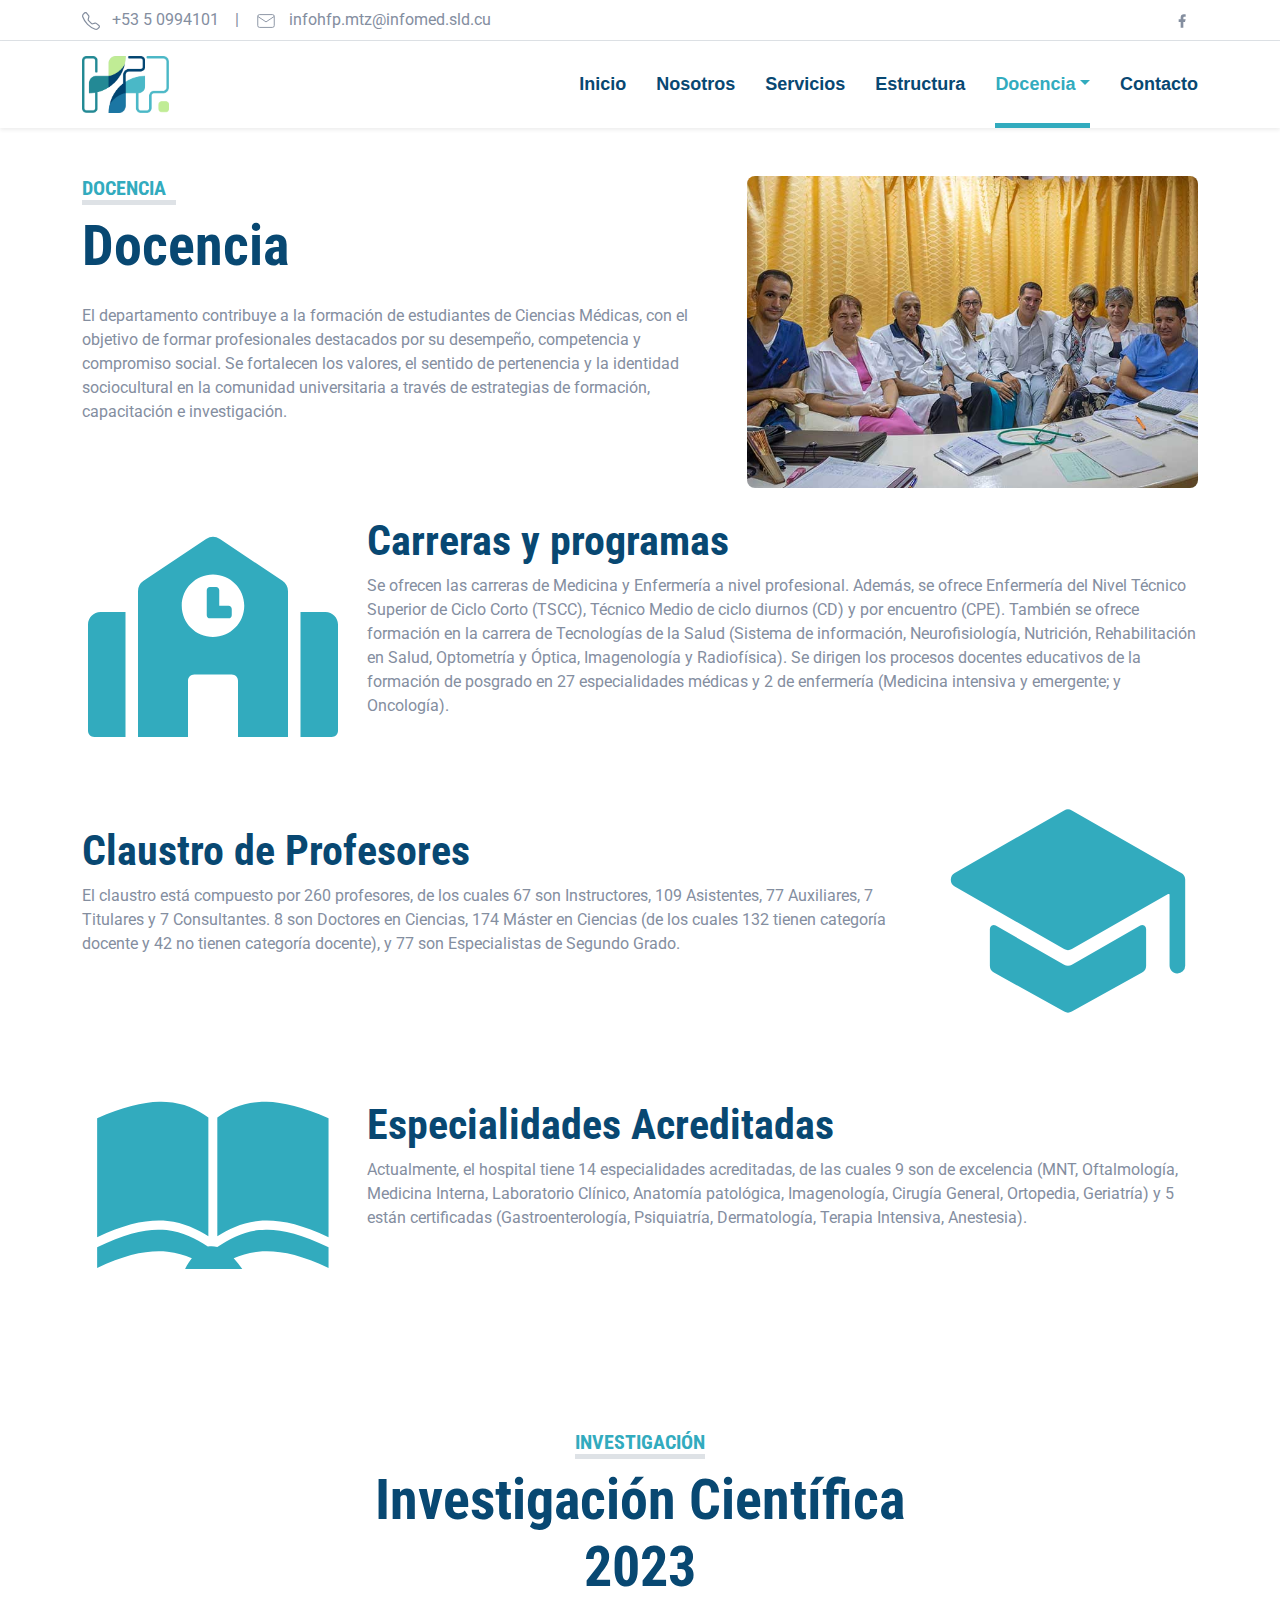
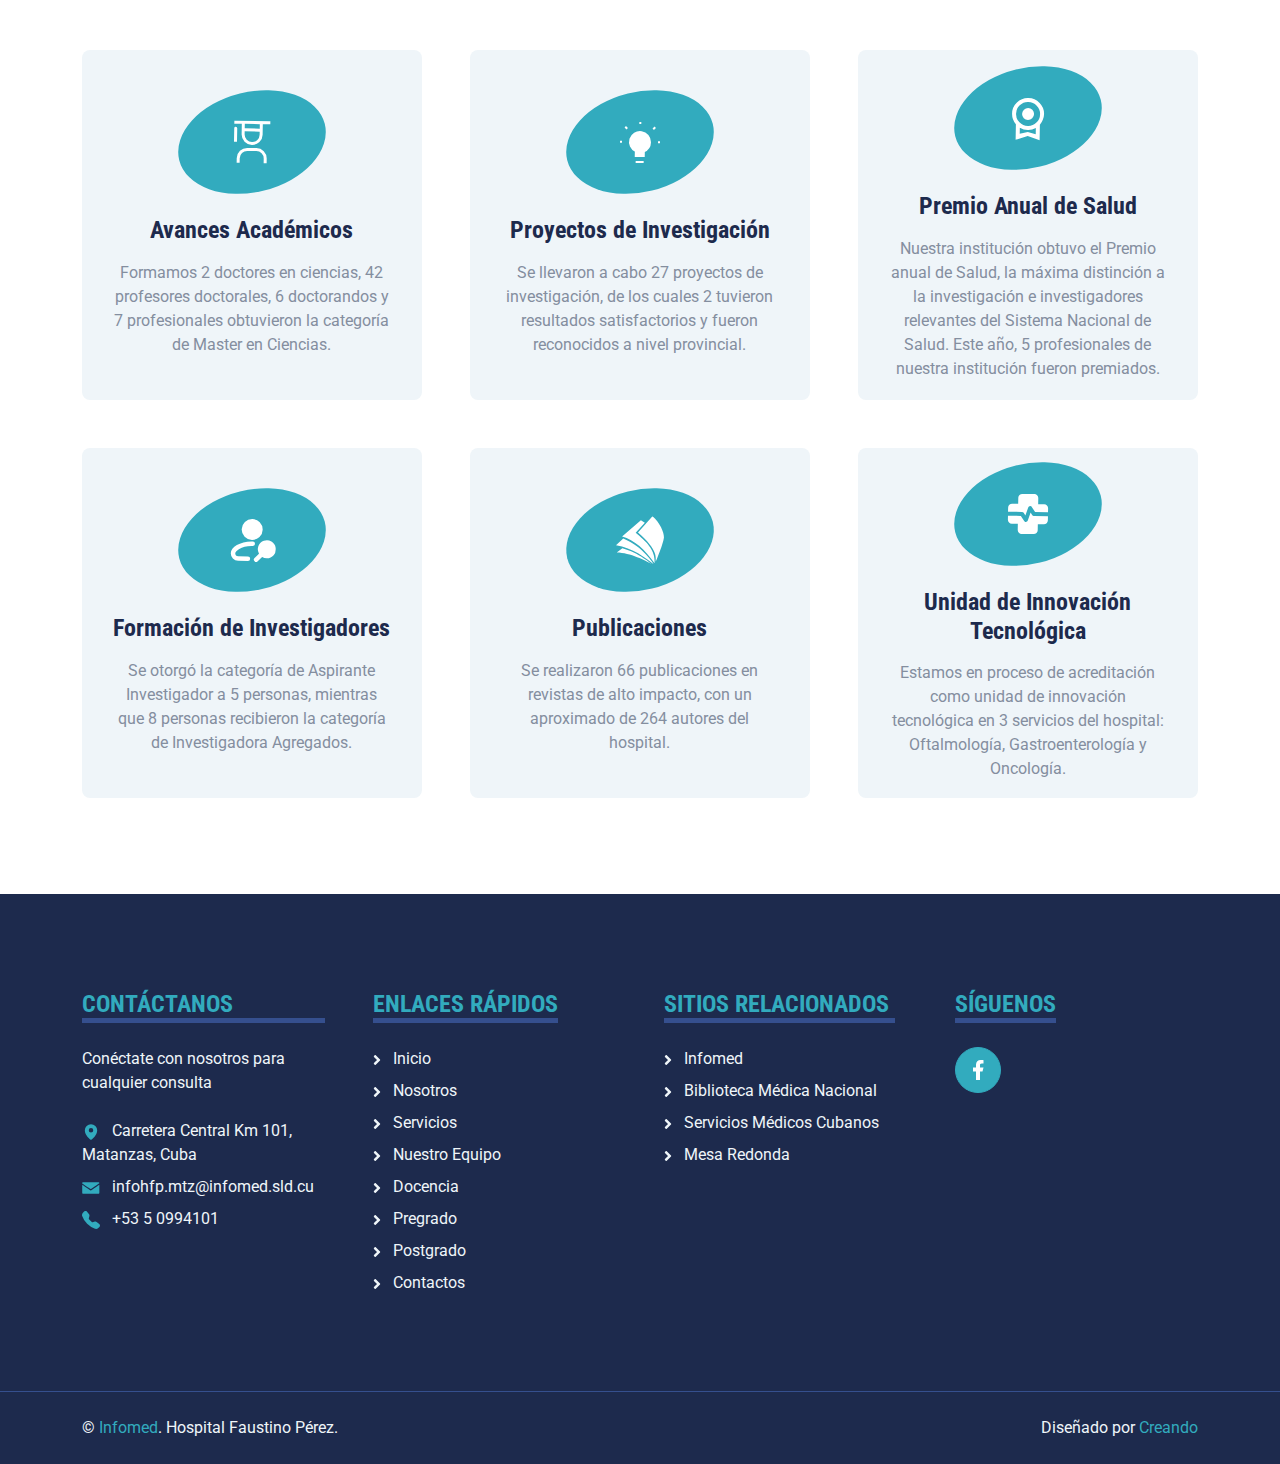
<file: teaching.html>
<!DOCTYPE html>
<html lang="en">

<head>
    <meta charset="utf-8">
    <title>Hospital Faustino Pérez</title>
    <meta content="width=device-width, initial-scale=1.0" name="viewport">
    <meta content="Hospital Faustino Pérez, Hospital Faustino Matanzas, Hospital Matanzas, HFP, HFP Matanzas, Hospital Faustino Cuba, Hospital Faustino" name="keywords">
    <meta content="Hospital Clínico Quirúrgico Docente Faustino Pérez" name="description">

    <!-- Favicon -->
    <link href="icon/Logo-web-icon.png" rel="icon">

    <!-- Google Web Fonts -->
    <link rel="preconnect" href="https://fonts.gstatic.com">
    <link href="https://fonts.googleapis.com/css2?family=Roboto+Condensed:wght@400;700&family=Roboto:wght@400;700&display=swap" rel="stylesheet">  

    <!-- Icon Font Stylesheet -->
    <link href="https://cdnjs.cloudflare.com/ajax/libs/font-awesome/5.15.0/css/all.min.css" rel="stylesheet">
    <link href="https://cdn.jsdelivr.net/npm/bootstrap-icons@1.4.1/font/bootstrap-icons.css" rel="stylesheet">

    <!-- Libraries Stylesheet -->
    <link href="lib/owlcarousel/assets/owl.carousel.min.css" rel="stylesheet">
    <link href="lib/tempusdominus/css/tempusdominus-bootstrap-4.min.css" rel="stylesheet" />

    <!-- Customized Bootstrap Stylesheet -->
    <link href="css/bootstrap.min.css" rel="stylesheet">

    <!-- Template Stylesheet -->
    <link href="css/style.css" rel="stylesheet">
</head>

<body>
    <!-- Topbar Start -->
    <div class="container-fluid py-2 border-bottom d-none d-lg-block">
        <div class="container">
            <div class="row">
                <div class="col-md-8 text-center text-lg-start mb-2 mb-lg-0">
                    <div class="d-inline-flex align-items-center">
                        <a class="text-decoration-none text-body pe-3 text-grow" href="tel:+5350994101">
                            <svg class="me-2" xmlns="http://www.w3.org/2000/svg" width="18px" height="18px" viewBox="0 0 16 16"><path fill="currentColor" d="M3.654 1.328a.678.678 0 0 0-1.015-.063L1.605 2.3c-.483.484-.661 1.169-.45 1.77a17.6 17.6 0 0 0 4.168 6.608a17.6 17.6 0 0 0 6.608 4.168c.601.211 1.286.033 1.77-.45l1.034-1.034a.678.678 0 0 0-.063-1.015l-2.307-1.794a.68.68 0 0 0-.58-.122l-2.19.547a1.75 1.75 0 0 1-1.657-.459L5.482 8.062a1.75 1.75 0 0 1-.46-1.657l.548-2.19a.68.68 0 0 0-.122-.58zM1.884.511a1.745 1.745 0 0 1 2.612.163L6.29 2.98c.329.423.445.974.315 1.494l-.547 2.19a.68.68 0 0 0 .178.643l2.457 2.457a.68.68 0 0 0 .644.178l2.189-.547a1.75 1.75 0 0 1 1.494.315l2.306 1.794c.829.645.905 1.87.163 2.611l-1.034 1.034c-.74.74-1.846 1.065-2.877.702a18.6 18.6 0 0 1-7.01-4.42a18.6 18.6 0 0 1-4.42-7.009c-.362-1.03-.037-2.137.703-2.877z"/></svg>
                            +53 5 0994101</a>
                        <span class="text-body">|</span>
                        <a class="text-decoration-none text-body px-3 text-grow" href="mailto:infohfp.mtz@infomed.sld.cu">
                            <svg class="me-2" xmlns="http://www.w3.org/2000/svg" width="22px" height="22px" viewBox="0 0 24 24"><g fill="none" stroke="currentColor" strokeLinecap="round" strokeLinejoin="round" strokeWidth="2"><path d="M3 7a2 2 0 0 1 2-2h14a2 2 0 0 1 2 2v10a2 2 0 0 1-2 2H5a2 2 0 0 1-2-2z"/><path d="m3 7l9 6l9-6"/></g></svg>
                            infohfp.mtz@infomed.sld.cu</a>
                    </div>
                </div>
                <div class="col-md-4 text-center text-lg-end">
                    <div class="d-inline-flex align-items-center">
                        <a class="text-body text-grow px-2" target="_blank" href="https://www.facebook.com/people/Hospital-Provincial-Cl%C3%ADnico-Quir%C3%BArgico-Docente-Faustino-P%C3%A9rez/100091764969888/">
                            <svg xmlns="http://www.w3.org/2000/svg" width="16px" height="16px" viewBox="0 0 24 24"><path fill="currentColor" d="M14 13.5h2.5l1-4H14v-2c0-1.03 0-2 2-2h1.5V2.14c-.326-.043-1.557-.14-2.857-.14C11.928 2 10 3.657 10 6.7v2.8H7v4h3V22h4z"/></svg>
                        </a>
                        <a class="text-body text-grow px-2" target="_blank" href=""  style="display: none;">
                            <svg xmlns="http://www.w3.org/2000/svg" width="14px" height="14px" viewBox="0 0 14 14"><g fill="none"><g clipPath="url(#IconifyId18ece67ef3a7c9d281)"><path fill="currentColor" d="M11.025.656h2.147L8.482 6.03L14 13.344H9.68L6.294 8.909l-3.87 4.435H.275l5.016-5.75L0 .657h4.43L7.486 4.71zm-.755 11.4h1.19L3.78 1.877H2.504z"/></g><defs><clipPath id="IconifyId18ece67ef3a7c9d281"><path fill="#fff" d="M0 0h14v14H0z"/></clipPath></defs></g></svg>
                        </a>
                        <a class="text-body text-grow px-2" target="_blank" href="" style="display: none;" >
                            <svg xmlns="http://www.w3.org/2000/svg" width="18px" height="18px" viewBox="0 0 24 24"><path fill="currentColor" d="M6.94 5a2 2 0 1 1-4-.002a2 2 0 0 1 4 .002M7 8.48H3V21h4zm6.32 0H9.34V21h3.94v-6.57c0-3.66 4.77-4 4.77 0V21H22v-7.93c0-6.17-7.06-5.94-8.72-2.91z"/></svg>
                        </a>
                        <a class="text-body text-grow px-2" target="_blank" href=""  style="display: none;">
                            <svg xmlns="http://www.w3.org/2000/svg" width="18px" height="18px" viewBox="0 0 24 24"><path fill="currentColor" d="M13.028 2c1.125.003 1.696.009 2.189.023l.194.007c.224.008.445.018.712.03c1.064.05 1.79.218 2.427.465c.66.254 1.216.598 1.772 1.153a4.908 4.908 0 0 1 1.153 1.772c.247.637.415 1.363.465 2.428c.012.266.022.487.03.712l.006.194c.015.492.021 1.063.023 2.188l.001.746v1.31a78.831 78.831 0 0 1-.023 2.188l-.006.194c-.008.225-.018.446-.03.712c-.05 1.065-.22 1.79-.466 2.428a4.883 4.883 0 0 1-1.153 1.772a4.915 4.915 0 0 1-1.772 1.153c-.637.247-1.363.415-2.427.465a72.11 72.11 0 0 1-.712.03l-.194.006c-.493.014-1.064.021-2.189.023l-.746.001h-1.309a78.43 78.43 0 0 1-2.189-.023l-.194-.006a63.036 63.036 0 0 1-.712-.031c-1.064-.05-1.79-.218-2.428-.465a4.889 4.889 0 0 1-1.771-1.153a4.904 4.904 0 0 1-1.154-1.772c-.247-.637-.415-1.363-.465-2.428a74.1 74.1 0 0 1-.03-.712l-.005-.194A79.047 79.047 0 0 1 2 13.028v-2.056a78.82 78.82 0 0 1 .022-2.188l.007-.194c.008-.225.018-.446.03-.712c.05-1.065.218-1.79.465-2.428A4.88 4.88 0 0 1 3.68 3.678a4.897 4.897 0 0 1 1.77-1.153c.638-.247 1.363-.415 2.428-.465c.266-.012.488-.022.712-.03l.194-.006a79 79 0 0 1 2.188-.023zM12 7a5 5 0 1 0 0 10a5 5 0 0 0 0-10m0 2a3 3 0 1 1 .001 6a3 3 0 0 1 0-6m5.25-3.5a1.25 1.25 0 0 0 0 2.5a1.25 1.25 0 0 0 0-2.5"/></svg>
                        </a>
                        <a class="text-body text-grow ps-2" target="_blank" href=""  style="display: none;">
                            <svg xmlns="http://www.w3.org/2000/svg" width="18px" height="18px" viewBox="0 0 24 24"><path fill="currentColor" d="m10 15l5.19-3L10 9zm11.56-7.83c.13.47.22 1.1.28 1.9c.07.8.1 1.49.1 2.09L22 12c0 2.19-.16 3.8-.44 4.83c-.25.9-.83 1.48-1.73 1.73c-.47.13-1.33.22-2.65.28c-1.3.07-2.49.1-3.59.1L12 19c-4.19 0-6.8-.16-7.83-.44c-.9-.25-1.48-.83-1.73-1.73c-.13-.47-.22-1.1-.28-1.9c-.07-.8-.1-1.49-.1-2.09L2 12c0-2.19.16-3.8.44-4.83c.25-.9.83-1.48 1.73-1.73c.47-.13 1.33-.22 2.65-.28c1.3-.07 2.49-.1 3.59-.1L12 5c4.19 0 6.8.16 7.83.44c.9.25 1.48.83 1.73 1.73"/></svg>
                        </a>
                    </div>
                </div>
            </div>
        </div>
    </div>
    <!-- Topbar End -->


    <!-- Navbar Start -->
    <div class="container-fluid sticky-top bg-white shadow-sm">
        <div class="container">
            <nav class="navbar navbar-expand-lg bg-white navbar-light py-3 py-lg-0">
                <a href="index.html" class="navbar-brand">
                    <h1 class="m-0 text-uppercase arial-1 d-flex align-items-center flex-row" style="font-size: 0.9cm !important;"><img loading="lazy" src="icon/Logo.png" class="me-2" style="width: 23mm"></h1>
                </a>
                <button class="navbar-toggler" type="button" data-bs-toggle="collapse" data-bs-target="#navbarCollapse">
                    <span class="navbar-toggler-icon"></span>
                </button>
                <div class="collapse navbar-collapse" id="navbarCollapse">
                    <div class="navbar-nav ms-auto py-0">
                        <a href="index.html" class="nav-item nav-link">Inicio</a>
                        <a href="about.html" class="nav-item nav-link">Nosotros</a>
                        <a href="service.html" class="nav-item nav-link">Servicios</a>
                        <a href="structure.html" class="nav-item nav-link">Estructura</a>
                        <div class="nav-item dropdown">
                            <a href="#" class="nav-link dropdown-toggle active" data-bs-toggle="dropdown">Docencia</a>
                            <div class="dropdown-menu m-0">
                                <a href="teaching.html" class="dropdown-item">Más información</a>
                                <a href="pregrade.html" class="dropdown-item">Pregrado</a>
                                <a href="postgrade.html" class="dropdown-item">Postgrado</a>
                            </div>
                        </div>
                        <div class="nav-item dropdown" style="display: none;">
                            <a href="#" class="nav-link dropdown-toggle" data-bs-toggle="dropdown">Páginas</a>
                            <div class="dropdown-menu m-0">
                                <a href="blog.html" class="dropdown-item">Historia</a>
                                <a href="detail.html" class="dropdown-item">Blog</a>
                                <a href="team.html" class="dropdown-item">Equipo</a>
                                <a href="testimonial.html" class="dropdown-item">Testimonios</a>
                                <a href="testimonial.html" class="dropdown-item">Docencia</a>
                                <a href="testimonial.html" class="dropdown-item">Investigación</a>
                                <a href="appointment.html" class="dropdown-item">Consultas</a>
                                <a href="search.html" class="dropdown-item">Buscar</a>
                            </div>
                        </div>
                        <a href="contact.html" class="nav-item nav-link">Contacto</a>
                    </div>
                </div>
            </nav>
        </div>
    </div>
    <!-- Navbar End -->


    <!-- About Start -->
    <div class="container-fluid py-5">
        <div class="container">
            <div class="row gx-5">
                
                <div class="col-12  mb-4" style="display: flex; justify-content: center;">
                    <div class="row flex-row-reverse">
                        <div class="col-lg-5 mb-5 mb-lg-0" style="min-height: 250px;">
                            <div class="position-relative h-100">
                                <img loading="lazy" class="position-absolute w-100 h-100 rounded" src="img/docencia-1.jpg" style="object-fit: cover; aspect-ratio: 16/9">
                            </div>
                        </div>
                        <div class="col-lg-7  mb-5">
                            <div class="mb-4">
                                <h5 class="d-inline-block text-primary text-uppercase border-bottom border-5">Docencia&nbsp;&nbsp;</h5>
                                <h1 class="display-4">Docencia</h1>
                            </div>
                            <p>El departamento contribuye a la formación de estudiantes de Ciencias Médicas, con el objetivo de formar profesionales destacados por su desempeño, competencia y compromiso social. Se fortalecen los valores, el sentido de pertenencia y la identidad sociocultural en la comunidad universitaria a través de estrategias de formación, capacitación e investigación.</p>
                        </div>
                    </div>
                </div>
                <div class="col-12 mb-4 " style="display: flex; justify-content: center;">
                    <div class="row">
                        <div class="col-lg-4 col-xl-3 col-md-12 " style="display: flex; justify-content: center; align-items: center;">
                            <svg style="color: var(--primary);"  xmlns="http://www.w3.org/2000/svg" width="250px" height="250px" viewBox="0 0 640 512"><path fill="currentColor" d="M0 224v272c0 8.84 7.16 16 16 16h80V192H32c-17.67 0-32 14.33-32 32m360-48h-24v-40c0-4.42-3.58-8-8-8h-16c-4.42 0-8 3.58-8 8v64c0 4.42 3.58 8 8 8h48c4.42 0 8-3.58 8-8v-16c0-4.42-3.58-8-8-8m137.75-63.96l-160-106.67a32.02 32.02 0 0 0-35.5 0l-160 106.67A32.002 32.002 0 0 0 128 138.66V512h128V368c0-8.84 7.16-16 16-16h96c8.84 0 16 7.16 16 16v144h128V138.67c0-10.7-5.35-20.7-14.25-26.63M320 256c-44.18 0-80-35.82-80-80s35.82-80 80-80s80 35.82 80 80s-35.82 80-80 80m288-64h-64v320h80c8.84 0 16-7.16 16-16V224c0-17.67-14.33-32-32-32"/></svg>    
                        </div>
                        <div class="col-xl-9 col-lg-8 mb-4 align-items-lg-start align-items-md-center" style="display: flex; flex-direction: column; justify-content: center; ">
                            <h1 style="font-size: 42px;" class="display-5 text-center text-lg-start">Carreras y programas</h1>
                            <p>Se ofrecen las carreras de Medicina y Enfermería a nivel profesional. Además, se ofrece Enfermería del Nivel Técnico Superior de Ciclo Corto (TSCC), Técnico Medio de ciclo diurnos (CD) y por encuentro (CPE). También se ofrece formación en la carrera de Tecnologías de la Salud (Sistema de información, Neurofisiología, Nutrición, Rehabilitación en Salud, Optometría y Óptica, Imagenología y Radiofísica). Se dirigen los procesos docentes educativos de la formación de posgrado en 27 especialidades médicas y 2 de enfermería (Medicina intensiva y emergente; y Oncología).</p>
    
                            <ul style="display: none;">
                                <li>Ofrecemos programas de Enfermería a nivel Técnico Superior de Ciclo Corto, Técnico Medio de ciclo diurno y por encuentro. Además, ofrecemos formación en diversas carreras de Tecnologías de la Salud.</li>
                                <li>Conducimos procesos educativos de posgrado en 27 especialidades médicas y 2 de enfermería</li>
                                </ul>
                        </div>
                    </div>
                </div>
                
                <div class="col-12 mb-4">
                    <div class="row flex-row-reverse">
                        <div class="col-lg-4 col-xl-3 col-md-12" style="display: flex; justify-content: center; align-items: center;">
                            <svg style="color: var(--primary);"  xmlns="http://www.w3.org/2000/svg" width="250px" height="250px" viewBox="0 0 512 512"><path fill="currentColor" d="M256 368a16 16 0 0 1-7.94-2.11L108 285.84a8 8 0 0 0-12 6.94V368a16 16 0 0 0 8.23 14l144 80a16 16 0 0 0 15.54 0l144-80a16 16 0 0 0 8.23-14v-75.22a8 8 0 0 0-12-6.94l-140.06 80.05A16 16 0 0 1 256 368"/><path fill="currentColor" d="M495.92 190.5v-.11a16 16 0 0 0-8-12.28l-224-128a16 16 0 0 0-15.88 0l-224 128a16 16 0 0 0 0 27.78l224 128a16 16 0 0 0 15.88 0L461 221.28a2 2 0 0 1 3 1.74v144.53c0 8.61 6.62 16 15.23 16.43A16 16 0 0 0 496 368V192a14.76 14.76 0 0 0-.08-1.5"/></svg>
                        </div>
                        <div class="col-lg-8 col-xl-9 mb-4 align-items-lg-start align-items-md-center" style="display: flex; flex-direction: column; justify-content: center; ">
                            <h1 style="font-size: 42px;"  class="display-5 text-center text-lg-start">Claustro de Profesores</h1>
                            <p>El claustro está compuesto por 260 profesores, de los cuales 67 son Instructores, 109 Asistentes, 77 Auxiliares, 7 Titulares y 7 Consultantes. 8 son Doctores en Ciencias, 174 Máster en Ciencias (de los cuales 132 tienen categoría docente y 42 no tienen categoría docente), y 77 son Especialistas de Segundo Grado.</p>
                        </div>
                    </div>
                </div>
                <div class="col-12 mb-4">
                    <div class="row">
                        <div class="col-lg-4 col-xl-3 col-md-12" style="display: flex; justify-content: center; align-items: center;">
                            <svg style="color: var(--primary);" xmlns="http://www.w3.org/2000/svg" width="250px" height="250px" viewBox="0 0 512 512"><path fill="currentColor" d="M149.688 85.625c-1.234.005-2.465.033-3.72.063c-33.913.806-75.48 10.704-127.25 33.718V362.78c60.77-28.82 106.718-37.067 144.22-33.092c33.502 3.55 59.685 16.66 83.562 31.187v-242.97c-23.217-17.744-50.195-30.04-85.97-32a184.47 184.47 0 0 0-10.843-.28zm211.968 0c-3.7-.016-7.322.088-10.844.28c-35.773 1.96-62.75 14.256-85.968 32v242.97c23.876-14.527 50.06-27.637 83.562-31.188c37.502-3.974 83.45 4.272 144.22 33.094V119.407c-51.77-23.014-93.337-32.912-127.25-33.72c-1.255-.028-2.486-.056-3.72-.06zm5.72 261.78c-1.038-.002-2.074.017-3.095.033c-4.808.075-9.43.37-13.905.843c-33.932 3.597-59.603 17.976-85.53 34.44v.28c-6.554-1.99-13.02-2.37-19.408-.97c-25.566-16.177-51.003-30.202-84.468-33.75c-5.595-.592-11.44-.883-17.564-.842c-32.04.213-71.833 9.778-124.687 35.937v42.53c60.77-28.823 106.714-37.067 144.218-33.092c18.545 1.965 34.837 6.845 49.75 13.28c-4.682 6.064-9.308 13.268-13.875 21.688h117.156c-5.93-8.22-11.798-15.414-17.626-21.56c14.996-6.503 31.39-11.43 50.062-13.408c37.503-3.974 83.448 4.27 144.22 33.094v-42.53c-53.16-26.31-93.115-35.863-125.25-35.97z"/></svg>
                        </div>
                        <div class="col-lg-8 col-xl-9 mb-4 align-items-lg-start align-items-md-center" style="display: flex; flex-direction: column; justify-content: center; ">
                            <h1 style="font-size: 42px;" class="display-5 text-center text-lg-start">Especialidades Acreditadas</h1>
                            <p>Actualmente, el hospital tiene 14 especialidades acreditadas, de las cuales 9 son de excelencia (MNT, Oftalmología, Medicina Interna, Laboratorio Clínico, Anatomía patológica, Imagenología, Cirugía General, Ortopedia, Geriatría) y 5 están certificadas (Gastroenterología, Psiquiatría, Dermatología, Terapia Intensiva, Anestesia).</p>
                            <ul style="display: none;">
                                <li>Contamos con un claustro de 272 profesores, de los cuales 7 son Doctores en Ciencias, 177 son Máster, 80 son Especialistas de Segundo Grado y 82 son Investigadores.</li>
                                <li>Actualmente, nuestro hospital tiene 14 especialidades acreditadas, de las cuales 9 son de excelencia.</li>
                            </ul>
                        </div>
                    </div>
                </div>
            </div>
        </div>
    </div>
    <!-- About End -->

    <!-- Services Start -->
    <div class="container-fluid py-5">
        <div class="container">
            <div class="text-center mx-auto mb-5" style="max-width: 600px;">
                <h5 class="d-inline-block text-primary text-uppercase border-bottom border-5">Investigación</h5>
                <h1 class="display-4">Investigación Científica 2023</h1>
            </div>
            <div class="row g-5">
                <div class="col-lg-4 col-md-6">
                    <div class="service-item bg-light rounded d-flex flex-column align-items-center justify-content-center text-center">
                        <div class="service-icon mb-4">
                            <svg class="text-white fa-3x fa"  xmlns="http://www.w3.org/2000/svg" width="1em" height="1em" viewBox="0 0 32 32"><path fill="currentColor" d="M26 30h-2v-3a5.006 5.006 0 0 0-5-5h-6a5.006 5.006 0 0 0-5 5v3H6v-3a7.008 7.008 0 0 1 7-7h6a7.008 7.008 0 0 1 7 7zM5 6a1 1 0 0 0-1 1v9h2V7a1 1 0 0 0-1-1"/><path fill="currentColor" d="M4 2v2h5v7a7 7 0 0 0 14 0V4h5V2Zm7 2h10v3H11Zm5 12a5 5 0 0 1-5-5V9h10v2a5 5 0 0 1-5 5"/></svg>
                        </div>
                        <h4 class="mb-3">Avances Académicos</h4>
                        <p class="m-0">Formamos 2 doctores en ciencias, 42 profesores doctorales, 6 doctorandos y 7 profesionales obtuvieron la categoría de Master en Ciencias.</p>
                    </div>
                </div>
                <div class="col-lg-4 col-md-6">
                    <div class="service-item bg-light rounded d-flex flex-column align-items-center justify-content-center text-center">
                        <div class="service-icon mb-4">
                            <svg class="text-white fa-3x" xmlns="http://www.w3.org/2000/svg" width="1em" height="1em" viewBox="0 0 24 24"><g fill="none"><path fill="currentColor" d="M12 7a5 5 0 0 0-2 9.584V19h4v-2.416A5.001 5.001 0 0 0 12 7"/><path stroke="currentColor" strokeLinecap="round" strokeLinejoin="round" strokeWidth="2" d="M21 12h1m-3.5-6.5l1-1M12 3V2M5.5 5.5l-1-1M3 12H2m8 10h4m3-10a5 5 0 1 0-7 4.584V19h4v-2.416A5.001 5.001 0 0 0 17 12"/></g></svg>
                        </div>
                        <h4 class="mb-3">Proyectos de Investigación</h4>
                        <p class="m-0">Se llevaron a cabo 27 proyectos de investigación, de los cuales 2 tuvieron resultados satisfactorios y fueron reconocidos a nivel provincial.</p>
                    </div>
                </div>
                <div class="col-lg-4 col-md-6">
                    <div class="service-item bg-light rounded d-flex flex-column align-items-center justify-content-center text-center">
                        <div class="service-icon mb-4">
                            <svg class="text-white fa-3x fa" xmlns="http://www.w3.org/2000/svg" width="1em" height="1em" viewBox="0 0 24 24"><path fill="currentColor" d="M9 10a3.04 3.04 0 0 1 3-3a3.04 3.04 0 0 1 3 3a3.04 3.04 0 0 1-3 3a3.04 3.04 0 0 1-3-3m3 9l4 1v-3.08A7.54 7.54 0 0 1 12 18a7.54 7.54 0 0 1-4-1.08V20m4-16a5.78 5.78 0 0 0-4.24 1.74A5.78 5.78 0 0 0 6 10a5.78 5.78 0 0 0 1.76 4.23A5.78 5.78 0 0 0 12 16a5.78 5.78 0 0 0 4.24-1.77A5.78 5.78 0 0 0 18 10a5.78 5.78 0 0 0-1.76-4.26A5.78 5.78 0 0 0 12 4m8 6a8.04 8.04 0 0 1-.57 2.8A7.84 7.84 0 0 1 18 15.28V23l-6-2l-6 2v-7.72A7.9 7.9 0 0 1 4 10a7.68 7.68 0 0 1 2.33-5.64A7.73 7.73 0 0 1 12 2a7.73 7.73 0 0 1 5.67 2.36A7.68 7.68 0 0 1 20 10"/></svg>
                        </div>
                        <h4 class="mb-3">Premio Anual de Salud</h4>
                        <p class="m-0">Nuestra institución obtuvo el Premio anual de Salud, la máxima distinción a la investigación e investigadores relevantes del Sistema Nacional de Salud. Este año, 5 profesionales de nuestra institución fueron premiados.</p>
                    </div>
                </div>
                <div class="col-lg-4 col-md-6">
                    <div class="service-item bg-light rounded d-flex flex-column align-items-center justify-content-center text-center">
                        <div class="service-icon mb-4">
                            <svg class="text-white fa-3x fa"xmlns="http://www.w3.org/2000/svg" width="1em" height="1em" viewBox="0 0 16 16"><path fill="currentColor" fillRule="evenodd" d="M8 6.5a2 2 0 1 0 0-4a2 2 0 0 0 0 4M8 8a3.5 3.5 0 1 0 0-7a3.5 3.5 0 0 0 0 7m1 1.225a.71.71 0 0 0-.679-.72A11.087 11.087 0 0 0 8 8.5c-3.85 0-7 2-7 4A2.5 2.5 0 0 0 3.5 15h3.25a.75.75 0 0 0 0-1.5H3.5a1 1 0 0 1-1-1c0-.204.22-.809 1.32-1.459C4.838 10.44 6.32 10 8 10c.058 0 .117 0 .175.002c.442.008.825-.335.825-.777m4 3.275a1.5 1.5 0 1 1 0-3a1.5 1.5 0 0 1 0 3m0 1.5a2.986 2.986 0 0 1-1.524-.415L10.03 15.03a.75.75 0 1 1-1.06-1.06l1.445-1.446A3 3 0 1 1 13 14" clipRule="evenodd"/></svg>
                        </div>
                    <h4 class="mb-3">Formación de Investigadores</h4>
                        <p class="m-0">Se otorgó la categoría de Aspirante Investigador a 5 personas, mientras que 8 personas recibieron la categoría de Investigadora Agregados.</p>
                    </div>
                </div>
                <div class="col-lg-4 col-md-6">
                    <div class="service-item bg-light rounded d-flex flex-column align-items-center justify-content-center text-center">
                        <div class="service-icon mb-4">
                            <svg class="text-white fa-3x fa"  xmlns="http://www.w3.org/2000/svg" width="1em" height="1em" viewBox="0 0 24 24"><path fill="currentColor" d="M19.056 23.992c-4.018-2.966-10.695-8.022-19-9.125l3.55-3.472c10.19 3.935 15.45 12.597 15.45 12.597M.48 18.437l2.77-2.217C11.334 18.208 18.19 24 18.19 24C15.303 22.37 7.113 18.36.48 18.437m2.543-8.042l9.25-8.23l1.992 1.153L9.78 8.41c4.83 3.983 10.19 8.22 9.71 15.127C14.734 16.799 9.127 11.98 3.024 10.395zm7.907-2.131L18.035 0c3.791 3.1 5.91 7.913 5.91 10.513c-.309 3.322-3.558 11.35-3.858 12.236c-.225-2.007 1.434-5.56-9.157-14.485"/></svg>
                        </div>
                        <h4 class="mb-3">Publicaciones</h4>
                        <p class="m-0">Se realizaron 66 publicaciones en revistas de alto impacto, con un aproximado de 264 autores del hospital.</p>
                    </div>
                </div>
                <div class="col-lg-4 col-md-6">
                    <div class="service-item bg-light rounded d-flex flex-column align-items-center justify-content-center text-center">
                        <div class="service-icon mb-4">
                            <svg  class="text-white fa-3x fa"  xmlns="http://www.w3.org/2000/svg" width="1em" height="1em" viewBox="0 0 24 24"><path fill="currentColor" d="M9 22q-.825 0-1.412-.587T7 20v-3H4q-.825 0-1.412-.587T2 15v-2h6.45l1.7 2.55q.125.2.35.325t.475.125q.325 0 .6-.2t.375-.5l1.35-4.05l.85 1.3q.15.2.375.325T15 13h7v2q0 .825-.588 1.413T20 17h-3v3q0 .825-.587 1.413T15 22zm1.7-9.25l-.875-1.3q-.125-.2-.35-.325T9 11H2V9q0-.825.588-1.412T4 7h3V4q0-.825.588-1.412T9 2h6q.825 0 1.413.588T17 4v3h3q.825 0 1.413.588T22 9v2h-6.475l-1.7-2.55q-.125-.2-.35-.325T13 8q-.325 0-.587.2t-.363.5z"/></svg>
                        </div>
                        <h4 class="mb-3">Unidad de Innovación Tecnológica</h4>
                        <p class="m-0">Estamos en proceso de acreditación como unidad de innovación tecnológica en 3 servicios del hospital: Oftalmología, Gastroenterología y Oncología. </p>
                    </div>
                </div>
            </div>
        </div>
    </div>
    <!-- Services End -->

    
    <!-- Footer Start -->
    <div class="container-fluid bg-dark text-light mt-5 py-5">
        <div class="container py-5">
            <div class="row g-5">
                <div class="col-lg-3 col-md-6 d-flex flex-column">
                    <h4 class="d-inline-block text-primary text-uppercase border-bottom border-5 border-secondary mb-4">Contáctanos</h4>
                    <p class="mb-4">Conéctate con nosotros para cualquier consulta</p>
                    <p class="mb-2">
                        <svg class="fa text-primary me-2" xmlns="http://www.w3.org/2000/svg" width="18px" height="18px" viewBox="0 0 256 256"><path fill="currentColor" d="M128 16a88.1 88.1 0 0 0-88 88c0 75.3 80 132.17 83.41 134.55a8 8 0 0 0 9.18 0C136 236.17 216 179.3 216 104a88.1 88.1 0 0 0-88-88m0 56a32 32 0 1 1-32 32a32 32 0 0 1 32-32"/></svg>
                        Carretera Central Km 101, Matanzas, Cuba
                    </p>
                    <a class="mb-2 text-light text-grow" href="mailto:infohfp.mtz@infomed.sld.cu">
                        <svg class="fa text-primary me-2" xmlns="http://www.w3.org/2000/svg" width="18px" height="18px" viewBox="0 0 42 42"><path fill="currentColor" d="M40.5 31.5v-18S22.3 26.2 20.53 26.859C18.79 26.23.5 13.5.5 13.5v18c0 2.5.53 3 3 3h34c2.529 0 3-.439 3-3m-.029-21.529c0-1.821-.531-2.471-2.971-2.471h-34c-2.51 0-3 .78-3 2.6l.03.28s18.069 12.44 20 13.12c2.04-.79 19.97-13.4 19.97-13.4z"/></svg>
                        infohfp.mtz@infomed.sld.cu
                    </a>
                    <a class="mb-0 text-light text-grow" href="tel:+5350994101">
                        <svg class="fa fa-phone-alt text-primary me-2" xmlns="http://www.w3.org/2000/svg" width="18px" height="18px" viewBox="0 0 16 16"><path fill="currentColor" fillRule="evenodd" d="M1.885.511a1.745 1.745 0 0 1 2.61.163L6.29 2.98c.329.423.445.974.315 1.494l-.547 2.19a.68.68 0 0 0 .178.643l2.457 2.457a.68.68 0 0 0 .644.178l2.189-.547a1.75 1.75 0 0 1 1.494.315l2.306 1.794c.829.645.905 1.87.163 2.611l-1.034 1.034c-.74.74-1.846 1.065-2.877.702a18.6 18.6 0 0 1-7.01-4.42a18.6 18.6 0 0 1-4.42-7.009c-.362-1.03-.037-2.137.703-2.877z"/></svg>
                        +53 5 0994101
                    </a>
                </div>
                <div class="col-lg-3 col-md-6">
                    <h4 class="d-inline-block text-primary text-uppercase border-bottom border-5 border-secondary mb-4">Enlaces Rápidos</h4>
                    <div class="d-flex flex-column justify-content-start">
                        <a class="text-light text-grow mb-2" href="index.html">
                            <svg class="me-2" xmlns="http://www.w3.org/2000/svg" width="0.5em" height="1em" viewBox="0 0 256 512"><path fill="currentColor" d="m224.3 273l-136 136c-9.4 9.4-24.6 9.4-33.9 0l-22.6-22.6c-9.4-9.4-9.4-24.6 0-33.9l96.4-96.4l-96.4-96.4c-9.4-9.4-9.4-24.6 0-33.9L54.3 103c9.4-9.4 24.6-9.4 33.9 0l136 136c9.5 9.4 9.5 24.6.1 34"/></svg>
                            Inicio</a>
                        <a class="text-light text-grow mb-2" href="about.html">
                            <svg class="me-2" xmlns="http://www.w3.org/2000/svg" width="0.5em" height="1em" viewBox="0 0 256 512"><path fill="currentColor" d="m224.3 273l-136 136c-9.4 9.4-24.6 9.4-33.9 0l-22.6-22.6c-9.4-9.4-9.4-24.6 0-33.9l96.4-96.4l-96.4-96.4c-9.4-9.4-9.4-24.6 0-33.9L54.3 103c9.4-9.4 24.6-9.4 33.9 0l136 136c9.5 9.4 9.5 24.6.1 34"/></svg>
                            Nosotros</a>
                        <a class="text-light text-grow mb-2" href="service.html">
                            <svg class="me-2" xmlns="http://www.w3.org/2000/svg" width="0.5em" height="1em" viewBox="0 0 256 512"><path fill="currentColor" d="m224.3 273l-136 136c-9.4 9.4-24.6 9.4-33.9 0l-22.6-22.6c-9.4-9.4-9.4-24.6 0-33.9l96.4-96.4l-96.4-96.4c-9.4-9.4-9.4-24.6 0-33.9L54.3 103c9.4-9.4 24.6-9.4 33.9 0l136 136c9.5 9.4 9.5 24.6.1 34"/></svg>
                            Servicios</a>
                        <a class="text-light text-grow mb-2" href="structure.html">
                            <svg class="me-2" xmlns="http://www.w3.org/2000/svg" width="0.5em" height="1em" viewBox="0 0 256 512"><path fill="currentColor" d="m224.3 273l-136 136c-9.4 9.4-24.6 9.4-33.9 0l-22.6-22.6c-9.4-9.4-9.4-24.6 0-33.9l96.4-96.4l-96.4-96.4c-9.4-9.4-9.4-24.6 0-33.9L54.3 103c9.4-9.4 24.6-9.4 33.9 0l136 136c9.5 9.4 9.5 24.6.1 34"/></svg>
                            Nuestro Equipo</a>
                        <a class="text-light text-grow mb-2" href="teaching.html">
                            <svg class="me-2" xmlns="http://www.w3.org/2000/svg" width="0.5em" height="1em" viewBox="0 0 256 512"><path fill="currentColor" d="m224.3 273l-136 136c-9.4 9.4-24.6 9.4-33.9 0l-22.6-22.6c-9.4-9.4-9.4-24.6 0-33.9l96.4-96.4l-96.4-96.4c-9.4-9.4-9.4-24.6 0-33.9L54.3 103c9.4-9.4 24.6-9.4 33.9 0l136 136c9.5 9.4 9.5 24.6.1 34"/></svg>
                            Docencia</a>
                        <a class="text-light text-grow mb-2" href="pregrade.html">
                            <svg class="me-2" xmlns="http://www.w3.org/2000/svg" width="0.5em" height="1em" viewBox="0 0 256 512"><path fill="currentColor" d="m224.3 273l-136 136c-9.4 9.4-24.6 9.4-33.9 0l-22.6-22.6c-9.4-9.4-9.4-24.6 0-33.9l96.4-96.4l-96.4-96.4c-9.4-9.4-9.4-24.6 0-33.9L54.3 103c9.4-9.4 24.6-9.4 33.9 0l136 136c9.5 9.4 9.5 24.6.1 34"/></svg>
                            Pregrado</a>
                        <a class="text-light text-grow mb-2" href="postgrade.html">
                            <svg class="me-2" xmlns="http://www.w3.org/2000/svg" width="0.5em" height="1em" viewBox="0 0 256 512"><path fill="currentColor" d="m224.3 273l-136 136c-9.4 9.4-24.6 9.4-33.9 0l-22.6-22.6c-9.4-9.4-9.4-24.6 0-33.9l96.4-96.4l-96.4-96.4c-9.4-9.4-9.4-24.6 0-33.9L54.3 103c9.4-9.4 24.6-9.4 33.9 0l136 136c9.5 9.4 9.5 24.6.1 34"/></svg>
                            Postgrado</a>
                        <a class="text-light text-grow" href="contact.html">
                            <svg class="me-2" xmlns="http://www.w3.org/2000/svg" width="0.5em" height="1em" viewBox="0 0 256 512"><path fill="currentColor" d="m224.3 273l-136 136c-9.4 9.4-24.6 9.4-33.9 0l-22.6-22.6c-9.4-9.4-9.4-24.6 0-33.9l96.4-96.4l-96.4-96.4c-9.4-9.4-9.4-24.6 0-33.9L54.3 103c9.4-9.4 24.6-9.4 33.9 0l136 136c9.5 9.4 9.5 24.6.1 34"/></svg>
                            Contactos</a>
                    </div>
                </div>
                <div class="col-lg-3 col-md-6">
                    <h4 class="d-inline-block text-primary text-uppercase border-bottom border-5 border-secondary mb-4">Sitios relacionados&nbsp;</h4>
                    <div class="d-flex flex-column justify-content-start">
                        <a class="text-light text-grow mb-2" href="https://www.sld.cu/">
                            <svg class="me-2" xmlns="http://www.w3.org/2000/svg" width="0.5em" height="1em" viewBox="0 0 256 512"><path fill="currentColor" d="m224.3 273l-136 136c-9.4 9.4-24.6 9.4-33.9 0l-22.6-22.6c-9.4-9.4-9.4-24.6 0-33.9l96.4-96.4l-96.4-96.4c-9.4-9.4-9.4-24.6 0-33.9L54.3 103c9.4-9.4 24.6-9.4 33.9 0l136 136c9.5 9.4 9.5 24.6.1 34"/></svg>
                            Infomed</a>
                        <a class="text-light text-grow mb-2" href="https://bmns.sld.cu/">
                            <svg class="me-2" xmlns="http://www.w3.org/2000/svg" width="0.5em" height="1em" viewBox="0 0 256 512"><path fill="currentColor" d="m224.3 273l-136 136c-9.4 9.4-24.6 9.4-33.9 0l-22.6-22.6c-9.4-9.4-9.4-24.6 0-33.9l96.4-96.4l-96.4-96.4c-9.4-9.4-9.4-24.6 0-33.9L54.3 103c9.4-9.4 24.6-9.4 33.9 0l136 136c9.5 9.4 9.5 24.6.1 34"/></svg>
                            Biblioteca Médica Nacional</a>
                        <a class="text-light text-grow mb-2" href="http://www.smcsalud.cu/">
                            <svg class="me-2" xmlns="http://www.w3.org/2000/svg" width="0.5em" height="1em" viewBox="0 0 256 512"><path fill="currentColor" d="m224.3 273l-136 136c-9.4 9.4-24.6 9.4-33.9 0l-22.6-22.6c-9.4-9.4-9.4-24.6 0-33.9l96.4-96.4l-96.4-96.4c-9.4-9.4-9.4-24.6 0-33.9L54.3 103c9.4-9.4 24.6-9.4 33.9 0l136 136c9.5 9.4 9.5 24.6.1 34"/></svg>
                            Servicios Médicos Cubanos</a>
                        <a class="text-light text-grow mb-2" href="http://mesaredonda.cubadebate.cu/">
                            <svg class="me-2" xmlns="http://www.w3.org/2000/svg" width="0.5em" height="1em" viewBox="0 0 256 512"><path fill="currentColor" d="m224.3 273l-136 136c-9.4 9.4-24.6 9.4-33.9 0l-22.6-22.6c-9.4-9.4-9.4-24.6 0-33.9l96.4-96.4l-96.4-96.4c-9.4-9.4-9.4-24.6 0-33.9L54.3 103c9.4-9.4 24.6-9.4 33.9 0l136 136c9.5 9.4 9.5 24.6.1 34"/></svg>
                            Mesa Redonda </a>
                    </div>
                </div>
                <div class="col-lg-3 col-md-6">
                    <h4 class="d-inline-block text-primary text-uppercase border-bottom border-5 border-secondary mb-4">Síguenos</h4>
                    <div class="d-flex">
                        <a class="btn btn-lg btn-color btn-lg-square rounded-circle me-2 d-flex justify-content-center align-items-center" style="display: none !important;" target="_blank" href="#">
                            <svg xmlns="http://www.w3.org/2000/svg" width="20px" height="20px" viewBox="0 0 14 14"><g fill="none"><g clipPath="url(#IconifyId18ece67ef3a7c9d281)"><path fill="currentColor" d="M11.025.656h2.147L8.482 6.03L14 13.344H9.68L6.294 8.909l-3.87 4.435H.275l5.016-5.75L0 .657h4.43L7.486 4.71zm-.755 11.4h1.19L3.78 1.877H2.504z"/></g><defs><clipPath id="IconifyId18ece67ef3a7c9d281"><path fill="#fff" d="M0 0h14v14H0z"/></clipPath></defs></g></svg>
                        </a>
                        <a class="btn btn-lg btn-color btn-lg-square rounded-circle me-2 d-flex justify-content-center align-items-center" target="_blank" href="https://www.facebook.com/people/Hospital-Provincial-Cl%C3%ADnico-Quir%C3%BArgico-Docente-Faustino-P%C3%A9rez/100091764969888/">
                            <svg xmlns="http://www.w3.org/2000/svg" width="24px" height="24px" viewBox="0 0 24 24"><path fill="currentColor" d="M14 13.5h2.5l1-4H14v-2c0-1.03 0-2 2-2h1.5V2.14c-.326-.043-1.557-.14-2.857-.14C11.928 2 10 3.657 10 6.7v2.8H7v4h3V22h4z"/></svg>
                        </a>
                        <a class="btn btn-lg btn-color btn-lg-square rounded-circle me-2 d-flex justify-content-center align-items-center" style="display: none !important;"  target="_blank" href="#">
                            <svg xmlns="http://www.w3.org/2000/svg" width="24px" height="24px" viewBox="0 0 24 24"><path fill="currentColor" d="M6.94 5a2 2 0 1 1-4-.002a2 2 0 0 1 4 .002M7 8.48H3V21h4zm6.32 0H9.34V21h3.94v-6.57c0-3.66 4.77-4 4.77 0V21H22v-7.93c0-6.17-7.06-5.94-8.72-2.91z"/></svg>
                        </a>
                        <a class="btn btn-lg btn-color btn-lg-square rounded-circle d-flex justify-content-center align-items-center" style="display: none !important;"  target="_blank" href="#">
                            <svg xmlns="http://www.w3.org/2000/svg" width="24px" height="24px" viewBox="0 0 24 24"><path fill="currentColor" d="M13.028 2c1.125.003 1.696.009 2.189.023l.194.007c.224.008.445.018.712.03c1.064.05 1.79.218 2.427.465c.66.254 1.216.598 1.772 1.153a4.908 4.908 0 0 1 1.153 1.772c.247.637.415 1.363.465 2.428c.012.266.022.487.03.712l.006.194c.015.492.021 1.063.023 2.188l.001.746v1.31a78.831 78.831 0 0 1-.023 2.188l-.006.194c-.008.225-.018.446-.03.712c-.05 1.065-.22 1.79-.466 2.428a4.883 4.883 0 0 1-1.153 1.772a4.915 4.915 0 0 1-1.772 1.153c-.637.247-1.363.415-2.427.465a72.11 72.11 0 0 1-.712.03l-.194.006c-.493.014-1.064.021-2.189.023l-.746.001h-1.309a78.43 78.43 0 0 1-2.189-.023l-.194-.006a63.036 63.036 0 0 1-.712-.031c-1.064-.05-1.79-.218-2.428-.465a4.889 4.889 0 0 1-1.771-1.153a4.904 4.904 0 0 1-1.154-1.772c-.247-.637-.415-1.363-.465-2.428a74.1 74.1 0 0 1-.03-.712l-.005-.194A79.047 79.047 0 0 1 2 13.028v-2.056a78.82 78.82 0 0 1 .022-2.188l.007-.194c.008-.225.018-.446.03-.712c.05-1.065.218-1.79.465-2.428A4.88 4.88 0 0 1 3.68 3.678a4.897 4.897 0 0 1 1.77-1.153c.638-.247 1.363-.415 2.428-.465c.266-.012.488-.022.712-.03l.194-.006a79 79 0 0 1 2.188-.023zM12 7a5 5 0 1 0 0 10a5 5 0 0 0 0-10m0 2a3 3 0 1 1 .001 6a3 3 0 0 1 0-6m5.25-3.5a1.25 1.25 0 0 0 0 2.5a1.25 1.25 0 0 0 0-2.5"/></svg>
                        </a>
                    </div>
                </div>
            </div>
        </div>
    </div>
    <div class="container-fluid bg-dark text-light border-top border-secondary py-4">
        <div class="container">
            <div class="row g-5">
                <div class="col-md-6 text-center text-md-start">
                    <p class="mb-md-0">&copy;
					 <a class="text-primary" href="https://www.sld.cu/">Infomed</a>. Hospital Faustino Pérez.</p>
                </div>
                <div class="col-md-6 text-center text-md-end">
                    <p class="mb-0">Diseñado por <a class="text-primary" href="https://www.facebook.com/profile.php?id=61554470506329&mibextid=ZbWKwL">Creando</a></p>
                </div>
            </div>
        </div>
    </div>
    <!-- Footer End -->


    <!-- Back to Top -->
    <a href="#" class="btn btn-lg btn-primary btn-lg-square back-to-top"><svg xmlns="http://www.w3.org/2000/svg" width="32px" height="32px" viewBox="0 0 24 24"><path fill="currentColor" d="m11.5 7.415l-3.746 3.747q-.14.14-.344.15q-.204.01-.364-.15t-.16-.354q0-.195.16-.354l4.389-4.389q.242-.242.565-.242q.323 0 .565.242l4.389 4.389q.14.14.15.344q.01.204-.15.364t-.354.16t-.354-.16L12.5 7.415v9.393q0 .213-.143.356q-.144.144-.357.144t-.357-.144q-.143-.143-.143-.356z"/></svg></a>


    <!-- JavaScript Libraries -->
    <script src="https://code.jquery.com/jquery-3.4.1.min.js"></script>
    <script src="https://cdn.jsdelivr.net/npm/bootstrap@5.0.0/dist/js/bootstrap.bundle.min.js"></script>
    <script src="lib/easing/easing.min.js"></script>
    <script src="lib/waypoints/waypoints.min.js"></script>
    <script src="lib/owlcarousel/owl.carousel.min.js"></script>
    <script src="lib/tempusdominus/js/moment.min.js"></script>
    <script src="lib/tempusdominus/js/moment-timezone.min.js"></script>
    <script src="lib/tempusdominus/js/tempusdominus-bootstrap-4.min.js"></script>

    <!-- Template Javascript -->
    <script src="js/main.js"></script>
</body>

</html>
</file>
<file: css/style.css>
.arial-1,.arial-2,.arial-3,.glow-text,.hero-text{font-family:Arial,Helvetica,sans-serif}:root{--primary:#32ABBE;--secondary:#1577A5;--light:#ACD48D;--dark:#084872}html{scroll-behavior:smooth!important}h1{color:#084872}.btn{font-weight:700;transition:.5s}.btn:hover{-webkit-box-shadow:0 8px 6px -6px #555;-moz-box-shadow:0 8px 6px -6px #555;box-shadow:0 8px 6px -6px #555}.btn-primary{color:#fff}.btn-square{width:36px;height:36px}.btn-sm-square{width:28px;height:28px}.btn-lg-square{width:46px;height:46px}.btn-lg-square,.btn-sm-square,.btn-square{padding-left:0;padding-right:0;text-align:center}.back-to-top{position:fixed;display:none;right:30px;bottom:0;border-radius:50% 50% 0 0;z-index:99}.navbar-light .navbar-nav .nav-link{font-family:Jost,sans-serif;position:relative;margin-left:30px;padding:30px 0;font-size:18px;font-weight:700;color:var(--dark);outline:0;transition:.5s}.navbar-light .navbar-nav .nav-link.active,.navbar-light .navbar-nav .nav-link:hover{color:var(--primary)}@media (min-width:992px){.navbar-light .navbar-nav .nav-link::before{position:absolute;content:"";width:0;height:5px;bottom:0;left:50%;background:var(--primary);transition:.5s}.navbar-light .navbar-nav .nav-link.active::before,.navbar-light .navbar-nav .nav-link:hover::before{width:100%;left:0}}@media (max-width:991.98px){.navbar-light .navbar-nav .nav-link{margin-left:0;padding:10px 0}}.hero-header{background:url(../img/hero.jpg) top right/cover no-repeat}.service-item{position:relative;height:350px;padding:0 30px;transition:.5s}.service-item .service-icon{width:150px;height:100px;display:flex;align-items:center;justify-content:center;background:var(--primary);border-radius:50%;transform:rotate(-14deg)}.service-item .service-icon i,.service-item .service-icon svg{transform:rotate(15deg)}.service-item a.btn{position:absolute;width:60px;bottom:-48px;left:50%;margin-left:-30px;opacity:0}.service-item:hover a.btn{bottom:-24px;opacity:1}.price-carousel::after{position:absolute;content:"";width:100%;height:50%;bottom:0;left:0;background:var(--primary);border-radius:8px 8px 50% 50%;z-index:-1}.price-carousel .owl-nav{margin-top:35px;width:100%;text-align:center;display:flex;justify-content:center}.price-carousel .owl-nav .owl-next,.price-carousel .owl-nav .owl-prev{position:relative;margin:0 5px;width:45px;height:45px;display:flex;align-items:center;justify-content:center;color:var(--primary);background:#fff;font-size:22px;border-radius:45px;transition:.5s}.price-carousel .owl-nav .owl-next:hover,.price-carousel .owl-nav .owl-prev:hover{color:var(--dark)}@media (min-width:576px){.team-item .row{height:350px}}.team-carousel .owl-nav{position:absolute;padding:0 45px;width:100%;height:45px;top:calc(50% - 22.5px);left:0;display:flex;justify-content:space-between}.team-carousel .owl-nav .owl-next,.team-carousel .owl-nav .owl-prev{position:relative;width:45px;height:45px;display:flex;align-items:center;justify-content:center;color:#fff;background:var(--primary);border-radius:45px;font-size:22px;transition:.5s}.team-carousel .owl-nav .owl-next:hover,.team-carousel .owl-nav .owl-prev:hover{background:var(--dark)}.testimonial-carousel .owl-dots{margin-top:15px;display:flex;align-items:center;justify-content:center}.testimonial-carousel .owl-dot{position:relative;display:inline-block;margin:0 5px;width:20px;height:20px;background:var(--light);border:2px solid var(--primary);border-radius:20px;transition:.5s}.btn-color,.btn-color:hover{background-color:var(--primary);border-color:var(--primary)}.testimonial-carousel .owl-dot.active{width:40px;height:40px;background:var(--primary)}.testimonial-carousel .owl-item img{width:150px;height:150px}@font-face{font-family:'Gill Sans MT';src:url('../font/gillsansmt.ttf')}.hero-text{display:inline-block}.p-hero{display:flex;flex-direction:column;justify-content:center;line-height:1.2cm}.hero-contenedor{width:100%;height:100px;text-align:center}.arial-1,.glow-text,.hero-text{align-content:center;color:#32abbe;font-size:66%}.arial-2,.glow-text{color:#084872;font-size:30%}.arial-3,.glow-text{color:#1577a5;font-size:60%}.gill-sans-1,.gill-sans-2,.gill-sans-3{font-family:'Gill Sans MT';align-content:center;text-align:justify}.glow-text{text-shadow:0 0 10px #0f0,0 0 20px #0f0,0 0 30px #0f0,0 0 40px #0f0,0 0 50px #0f0,0 0 60px #0f0,0 0 70px #0f0,0 0 80px #0f0}.notice-tittle{min-height:120.19px;max-height:120px;font-size:clamp(1.25rem, 1.68rem, 1.9rem)}.notice-p{font-size:clamp(.8rem, .9rem, 1.2rem);max-height:150px;min-height:150px}.contact-item{font-size:clamp(14px, 16px, 24px)}.btn-color{color:#fff}.btn-color:hover{color:var(--light)}.text-grow{transition:.2s}.text-grow:hover{color:var(--light)!important}.gill-sans-1{color:#32abbe;font-weight:700;font-size:calc(.9cm * 1.5)}.gill-sans-2{color:#084872;font-weight:400;font-size:calc(.56cm * 1.5)}.gill-sans-3{color:#1577a5;font-size:calc(.882cm * 1.5)}
</file>
<file: css/orgChart.css>
:root{--org-primary:#084872;--org-bg:#1577A5;--org-bg2:#EFF5F9}.org-chart{display:block;clear:both;margin-bottom:30px;position:relative}.org-chart.cf:before,.org-chart.cf:after{content:" ";display:table}.org-chart.cf:after{clear:both}.org-chart.cf{zoom:1}.org-chart ul{padding:0;margin:0;list-style:none}.org-chart ul li{position:relative}.org-chart ul li span{display:flex;flex-direction:row;justify-content:center;align-items:center;text-align:center;overflow:hidden;text-decoration:none;color:#000;font-size:120%;box-shadow:0 0 14px -4px rgb(0 0 0 / .4);-webkit-transition:all linear 0.1s;-moz-transition:all linear 0.1s;transition:all linear 0.1s;background:var(--org-bg2);max-height:120px;border-radius:5px;padding:20px 4px}.org-chart .large{font-size:100%!important}.org-chart .lvl-b{position:relative;overflow:unset;background:var(--org-bg);color:var(--org-bg2)}.org-chart .lvl-b p{margin:0 0 0 25px}.org-chart .lvl-b .icon-lvl-b{position:absolute;display:flex;flex-direction:column;justify-content:center;align-items:center;left:-75px;top:calc(50% - 50px);width:100px!important;height:100px!important;max-width:100px!important;max-height:100px!important;object-fit:cover;aspect-ratio:1;border-radius:50%;z-index:1000;background:var(--org-bg2);border:4px solid var(--org-primary)}.org-chart .board{width:100%;margin:0 auto;display:block;position:relative}.org-chart .board:before{content:"";display:block;position:absolute;height:480px;width:0;border-left:2px solid var(--org-primary);margin-left:49%;top:20px}.org-chart ul.columnOne{height:90px;position:relative;width:100%;display:block;clear:both}.org-chart ul.columnOne li{width:30%;margin:0 auto;top:20px}.org-chart ul.columnTwo{position:relative;width:100%;display:block;height:90px;clear:both}.org-chart ul.columnTwo li:first-child{width:30%;float:left}.org-chart ul.columnTwo li{width:30%;float:right}.org-chart ul.columnTwo:before{content:"";display:block;position:relative;width:80%;height:10px;border-top:2px solid var(--org-primary);margin:0 auto;top:40px}.org-chart ul.columnThree{position:relative;width:100%;display:block;clear:both}.org-chart ul.columnThree li:first-child{width:30%;float:left;margin-left:0}.org-chart ul.columnThree li{width:30%;margin-left:5%;float:left}.org-chart ul.columnThree li:last-child{width:30%;float:right;margin-left:0}.org-chart ul.columnThree:before{content:"";display:block;position:relative;width:80%;height:10px;border-top:2px solid var(--org-primary);margin:0 auto;top:40px}.org-chart .departments{width:100%;display:flex;justify-content:space-around;gap:10px;clear:both}.org-chart .rect{content:"";display:block;width:90%;height:22px;border-top:2px solid var(--org-primary);border-left:2px solid var(--org-primary);border-right:2px solid var(--org-primary);margin:0 auto;margin-top:50px;top:0}.org-chart .department{position:relative;border-left:2px solid #fff0;width:14.2%;float:left;margin:0 5px}.org-chart .department:after{content:"";position:absolute;display:block;width:10px;height:22px;border-left:2px solid var(--org-primary);left:50%;top:-22px}.org-chart .department:first-child:after{display:none}.org-chart .department:last-child:after{display:none}.org-chart .department:last-child{float:right}.org-chart .department.central{background:#EFF5F9}.org-chart .department.central:after{display:none}.org-chart .department li{padding-left:25px;border-bottom:2px solid var(--org-primary);height:80px}.org-chart .department li span{background:var(--org-bg2);top:38px;position:absolute;z-index:1;width:95%;height:auto;vertical-align:middle;right:0;line-height:14px}.org-chart .department .sections{display:flex;flex-direction:column;gap:25px;margin-top:-20px;border-left:2px solid var(--org-primary)}.section span strong{line-height:.5cm}@media all and (max-width:1200px){.org-chart ul.columnOne li{width:80%;margin:0 auto;top:20px;strong{margin:0 0 0 20px}}.org-chart ul.columnTwo li:first-child{width:40%;float:left}.org-chart ul.columnTwo li{width:40%;float:right}.org-chart .lvl-b p{margin:0 0 0 80px}.org-chart .lvl-b .icon-lvl-b{left:-25px;top:calc(50% - 50px)}.org-chart ul li span,.large{font-size:100%!important}.org-chart .departments{width:100%;display:block;clear:both}.org-chart .board{margin:0;width:100%}.org-chart .board:before{height:600px}.org-chart .departments:before{border:none}.org-chart .department{float:none;width:100%;margin-left:0;background:#EFF5F9;margin-bottom:40px}.org-chart .department:before{content:"";display:block;position:absolute;width:15px;height:60px;border-left:2px solid var(--org-primary);z-index:1;top:-45px;left:0%;margin-left:-2px}.org-chart .department:after{display:none}.org-chart .department:first-child:before{display:none}.org-chart .department:last-child{float:left}}
</file>
